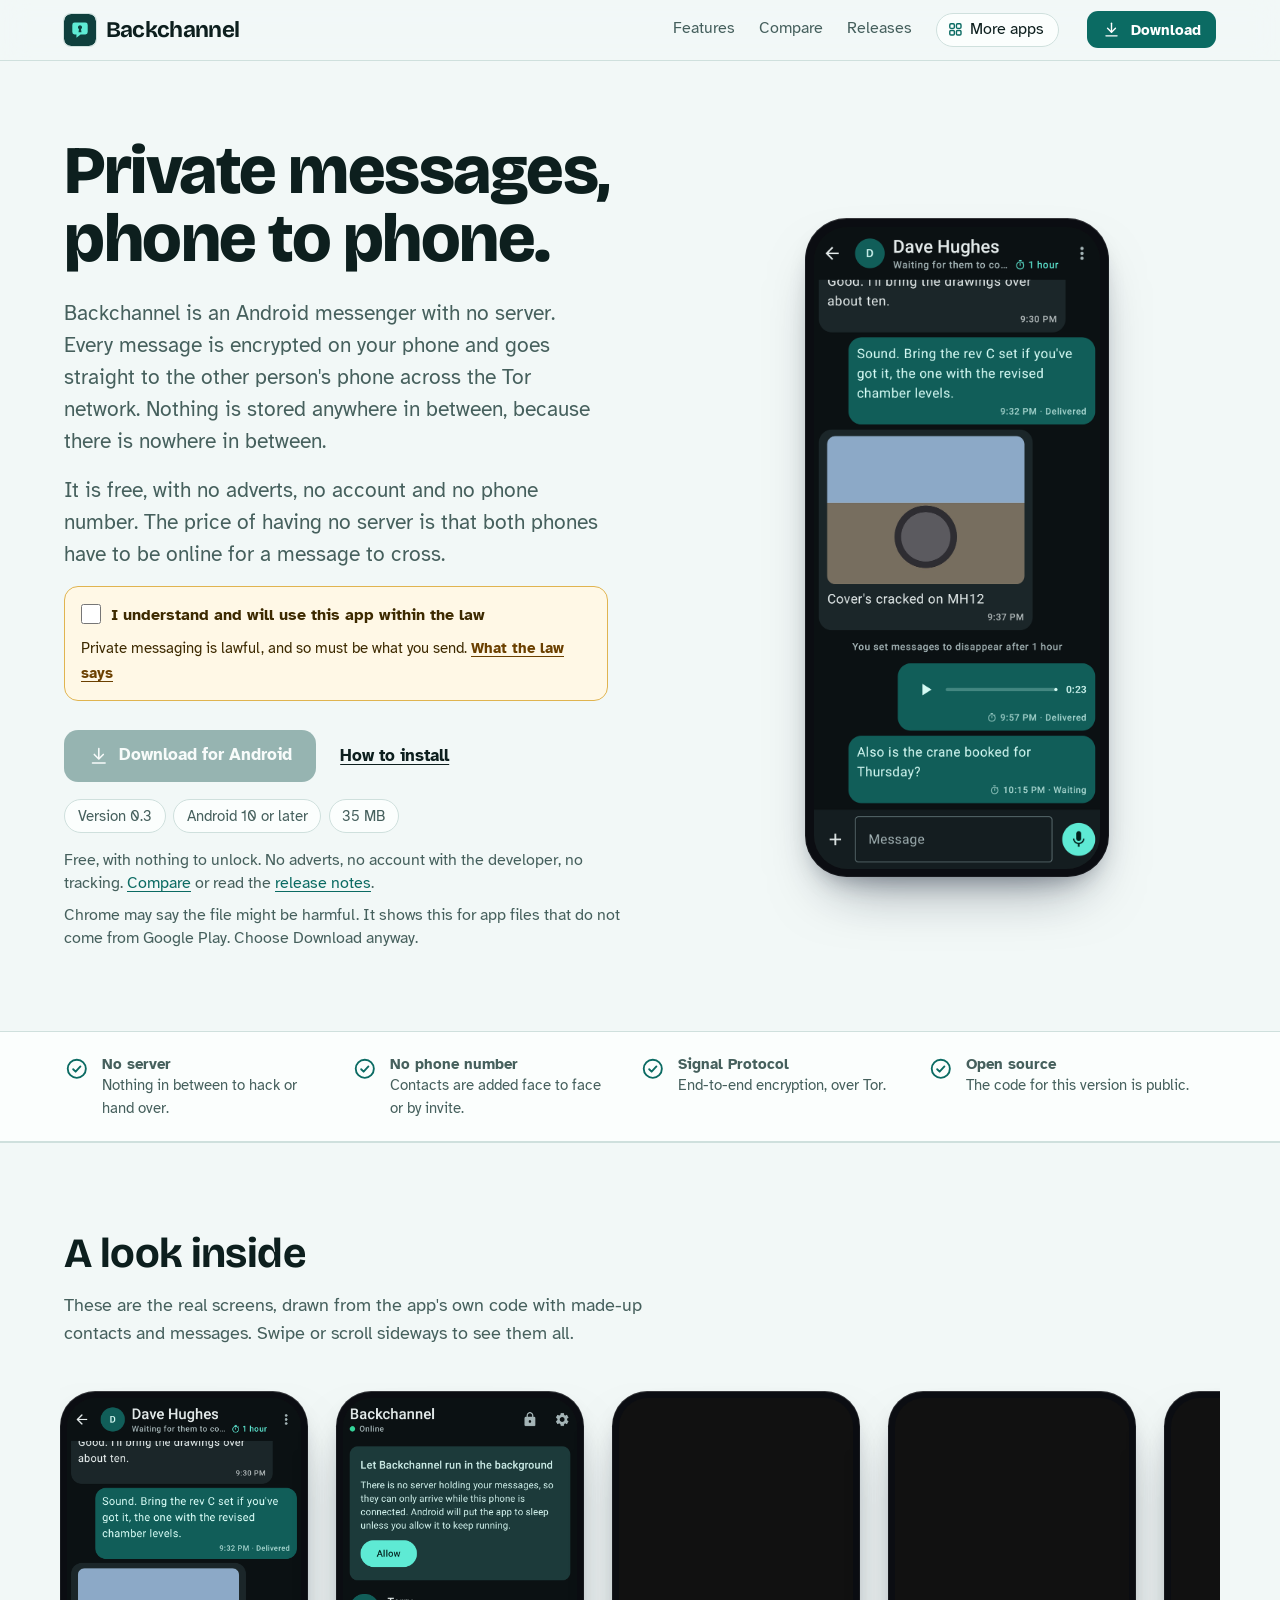
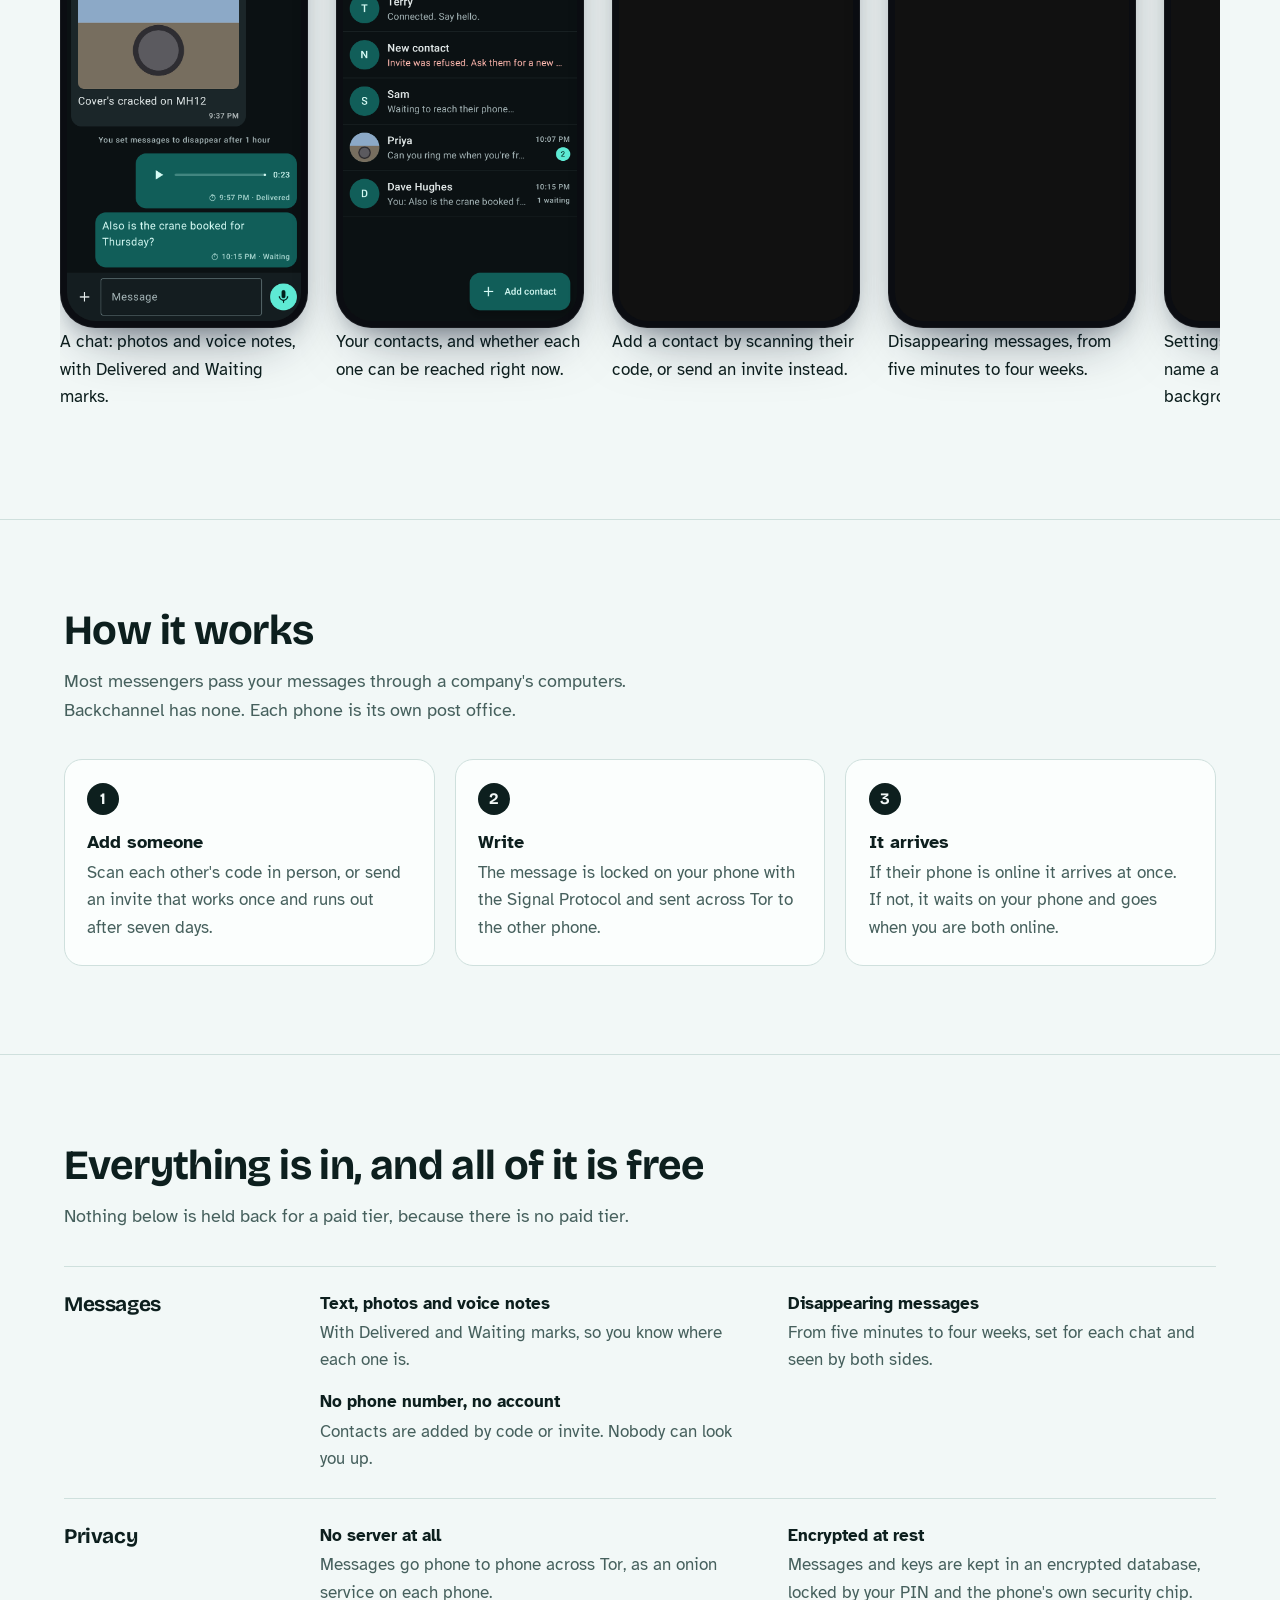
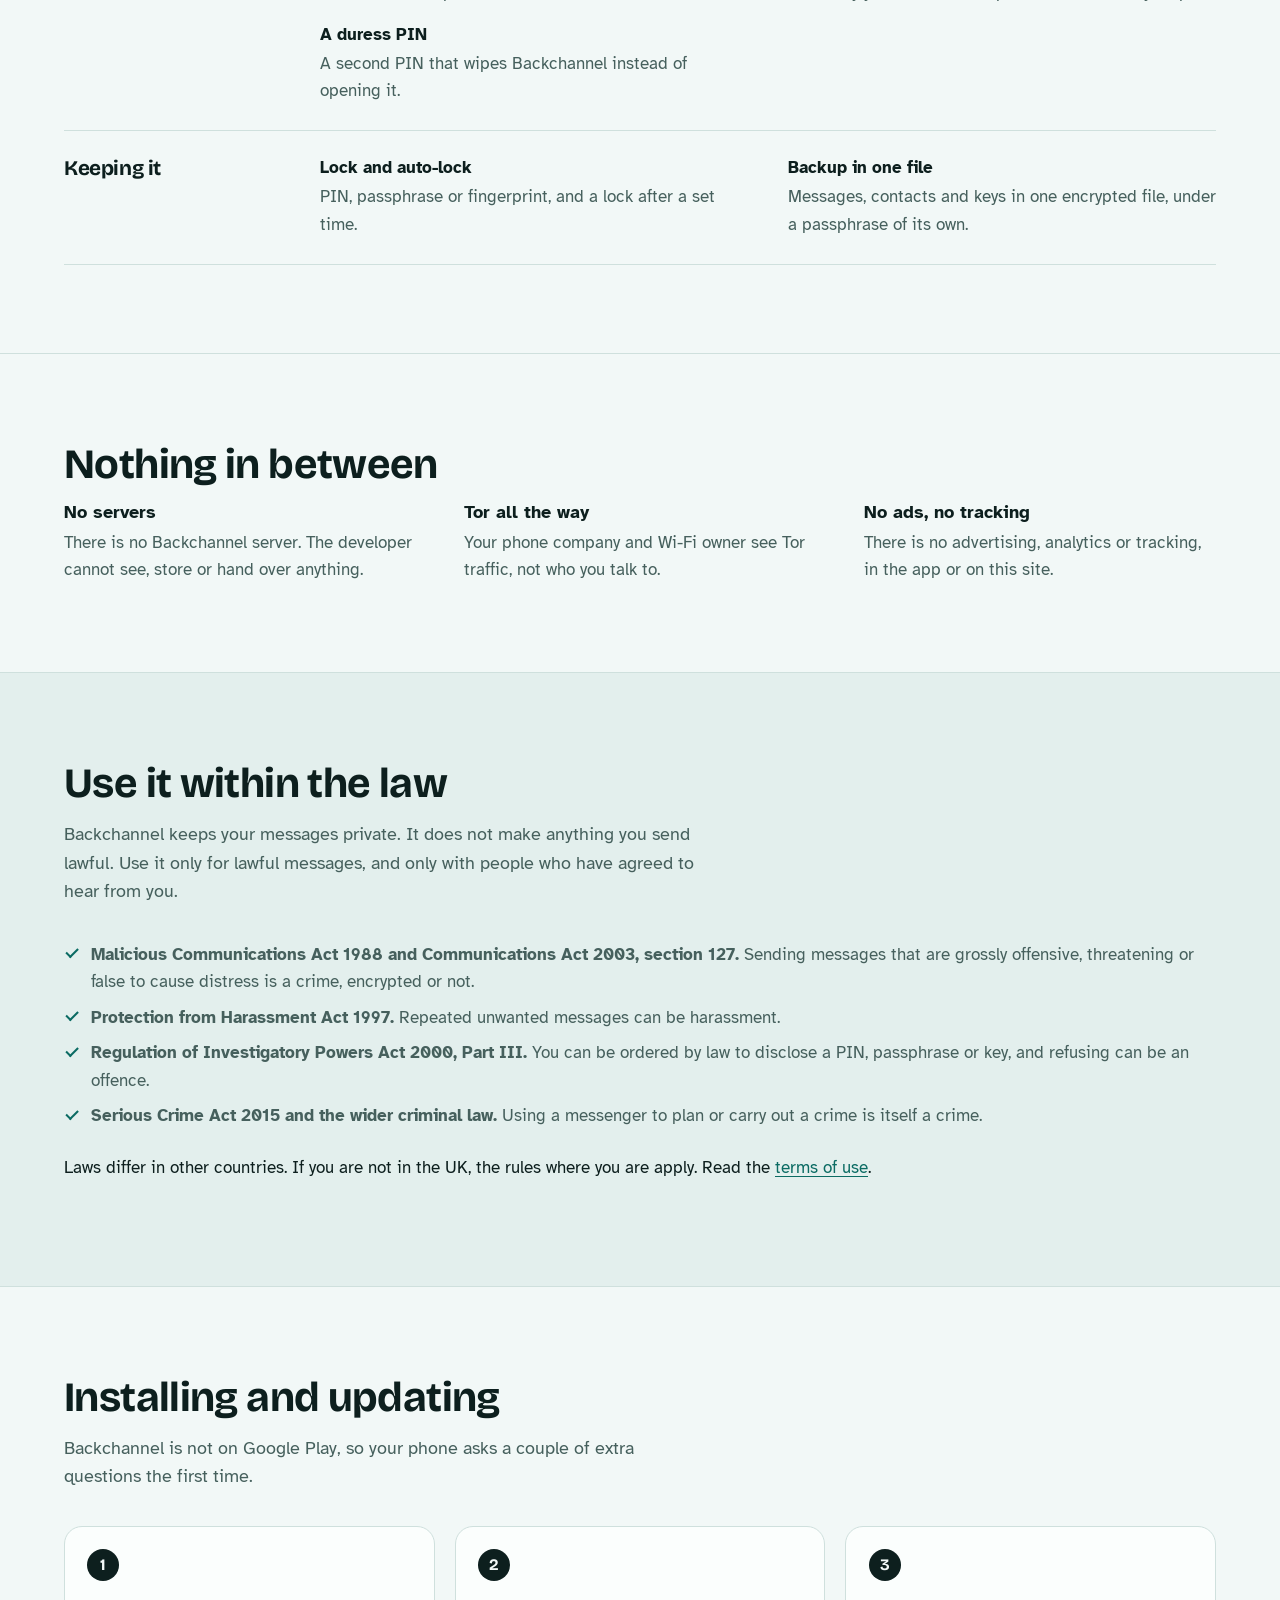
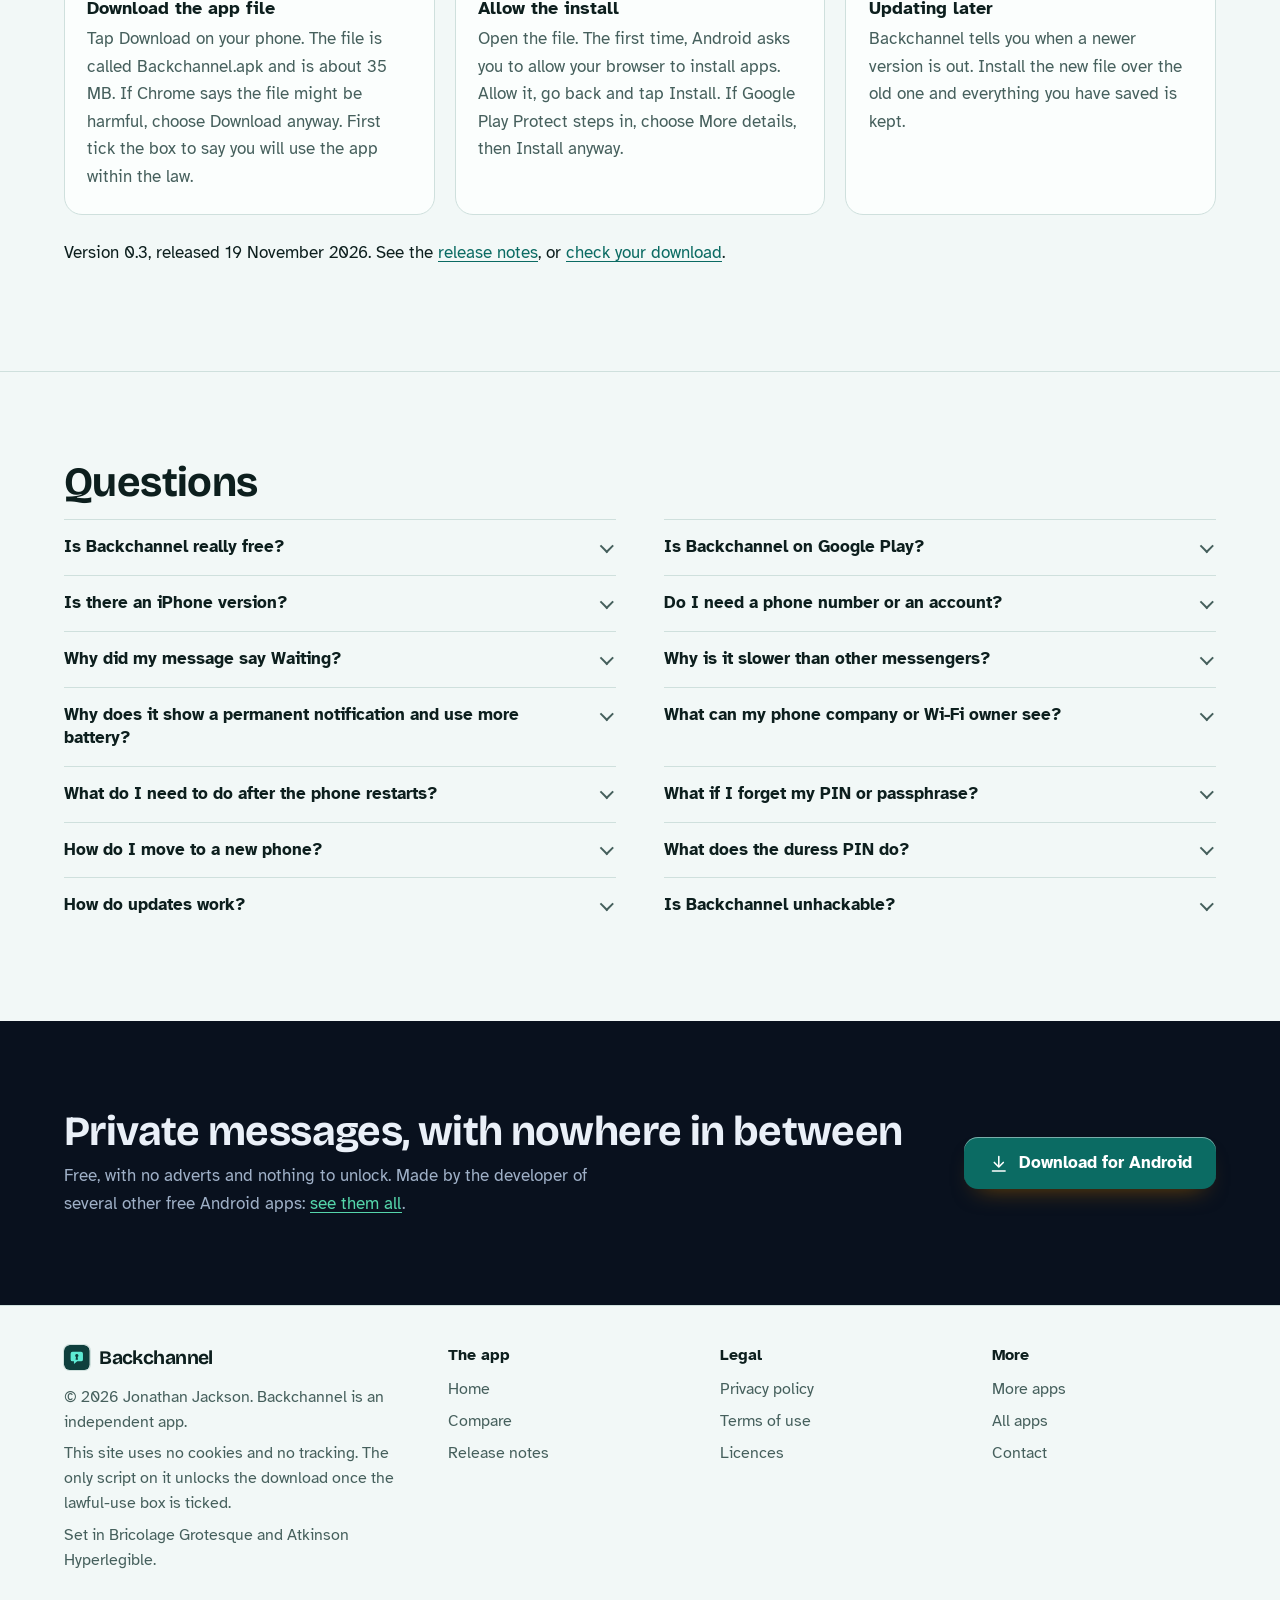
<file: index.html>
<!DOCTYPE html>
<html lang="en-GB">
<head>
<meta charset="utf-8">
<meta name="viewport" content="width=device-width, initial-scale=1">
<title>Backchannel: private messages, phone to phone, with no server</title>
<meta name="description" content="Backchannel is a free Android messenger with no server: every message is encrypted on your phone with the Signal Protocol and goes straight to the other phone across Tor. No account, no phone number, no adverts. Open source.">
<meta name="author" content="Jonathan Jackson">
<link rel="canonical" href="https://customgpter.github.io/backchannel/">
<meta name="theme-color" content="#f2f8f7" media="(prefers-color-scheme: light)">
<meta name="theme-color" content="#0b1113" media="(prefers-color-scheme: dark)">
<meta property="og:type" content="website">
<meta property="og:site_name" content="Backchannel">
<meta property="og:title" content="Backchannel: private messages, phone to phone, with no server">
<meta property="og:description" content="Backchannel is a free Android messenger with no server: every message is encrypted on your phone with the Signal Protocol and goes straight to the other phone across Tor. No account, no phone number, no adverts. Open source.">
<meta property="og:url" content="https://customgpter.github.io/backchannel/">
<meta property="og:image" content="https://customgpter.github.io/backchannel/assets/og.png">
<meta property="og:image:width" content="1200">
<meta property="og:image:height" content="630">
<meta property="og:image:alt" content="A Backchannel chat between two phones, delivered over Tor">
<meta property="og:locale" content="en_GB">
<meta name="twitter:card" content="summary_large_image">
<link rel="icon" href="./assets/favicon.svg" type="image/svg+xml">
<link rel="apple-touch-icon" href="./assets/apple-touch-icon.png">
<link rel="preload" href="./assets/fonts/bricolage-grotesque-latin.woff2" as="font" type="font/woff2" crossorigin>
<link rel="preload" href="./assets/fonts/atkinson-hyperlegible-latin-400-normal.woff2" as="font" type="font/woff2" crossorigin>
<link rel="stylesheet" href="./assets/site.css?v=1">
<link rel="stylesheet" href="./assets/house.css?v=1">
<link rel="stylesheet" href="./assets/apps-list.css?v=1">
<script src="./assets/apps-list.js?v=1" defer></script>
<script type="application/ld+json">{"@context":"https://schema.org","@type":"SoftwareApplication","name":"Backchannel","url":"https://customgpter.github.io/backchannel/","description":"Backchannel is a free Android messenger with no server: every message is encrypted on your phone with the Signal Protocol and goes straight to the other phone across Tor. No account, no phone number, no adverts. Open source.","applicationCategory":"CommunicationApplication","operatingSystem":"Android 10 or later","softwareVersion":"0.3","downloadUrl":"https://github.com/CustomGPTer/backchannel/releases/latest/download/Backchannel.apk","releaseNotes":"https://customgpter.github.io/backchannel/releases.html","offers":{"@type":"Offer","price":"0","priceCurrency":"GBP"},"inLanguage":"en-GB","image":"https://customgpter.github.io/backchannel/assets/og.png","featureList":["Text, photos and voice notes","Disappearing messages","No phone number, no account","No server at all","Encrypted at rest","A duress PIN","Lock and auto-lock","Backup in one file"],"author":{"@type":"Person","name":"Jonathan Jackson"}}</script>
<script type="application/ld+json">{"@context":"https://schema.org","@type":"FAQPage","mainEntity":[{"@type":"Question","name":"Is Backchannel really free?","acceptedAnswer":{"@type":"Answer","text":"Yes. There is no paid version, no subscription and no adverts, and nothing in the app is locked away."}},{"@type":"Question","name":"Is Backchannel on Google Play?","acceptedAnswer":{"@type":"Answer","text":"No. Backchannel is a personal project and is downloaded from this site as an Android app file. It needs Android 10 or later."}},{"@type":"Question","name":"Is there an iPhone version?","acceptedAnswer":{"@type":"Answer","text":"No. An iPhone shuts down apps that are not on screen, and with no server to hold messages an iPhone could only receive them while the app was open. Backchannel is Android only."}},{"@type":"Question","name":"Do I need a phone number or an account?","acceptedAnswer":{"@type":"Answer","text":"No. There is no sign-up of any kind. You add someone by scanning a code on their screen or by pasting an invite they send you, and that is all either phone ever knows about the other."}},{"@type":"Question","name":"Why did my message say Waiting?","acceptedAnswer":{"@type":"Answer","text":"Because the other phone is not reachable at the moment. With no server in the middle there is nowhere for a message to sit except on your own phone, so it waits there and sends itself as soon as both phones are online and connected to Tor. It is marked Delivered only when the other phone confirms it."}},{"@type":"Question","name":"Why is it slower than other messengers?","acceptedAnswer":{"@type":"Answer","text":"Messages travel through Tor, which passes them through several computers around the world so that nobody on the way can tell who is talking to whom. A text message usually takes a few seconds. A photo can take ten to thirty."}},{"@type":"Question","name":"Why does it show a permanent notification and use more battery?","acceptedAnswer":{"@type":"Answer","text":"To be reachable, your phone has to stay connected to Tor, and Android only allows an app to keep running in the background if it shows a notification. Staying connected uses more battery than an app that waits for a server to wake it."}},{"@type":"Question","name":"What can my phone company or Wi-Fi owner see?","acceptedAnswer":{"@type":"Answer","text":"That your phone is using Tor, and roughly how much data. They cannot see that it is Backchannel, who you are talking to, or anything that is said."}},{"@type":"Question","name":"What do I need to do after the phone restarts?","acceptedAnswer":{"@type":"Answer","text":"Open Backchannel and unlock it once. The key that opens your messages is not kept in memory across a restart, so nothing can arrive until you do. The app puts up a notification to remind you."}},{"@type":"Question","name":"What if I forget my PIN or passphrase?","acceptedAnswer":{"@type":"Answer","text":"There is no reset, no account and no recovery code. Without it your messages and contacts cannot be opened by anyone, including the developer. You would have to clear the app&#x27;s storage and start again."}},{"@type":"Question","name":"How do I move to a new phone?","acceptedAnswer":{"@type":"Answer","text":"On the old phone go to Settings, Backup, and save a backup file with a passphrase of its own. On the new phone install Backchannel and tap Restore from a backup file on the first screen. Then remove Backchannel from the old phone. A backup must only ever be running on one phone."}},{"@type":"Question","name":"What does the duress PIN do?","acceptedAnswer":{"@type":"Answer","text":"It is a second PIN that you choose. Typing it at the lock screen destroys every message, contact and key within seconds and opens the app as if it had just been installed. There is no warning and no undo. Nothing else triggers it, so it cannot go off by accident."}},{"@type":"Question","name":"How do updates work?","acceptedAnswer":{"@type":"Answer","text":"Once a day, and whenever you tap Check now in Settings, Backchannel asks GitHub over Tor whether a newer version has been published and tells you if so. You download it from this site and install it over the one you have. Every version is signed with the same key, and Android refuses an update signed with any other, which is what stops a fake update being slipped onto a phone."}},{"@type":"Question","name":"Is Backchannel unhackable?","acceptedAnswer":{"@type":"Answer","text":"No app can honestly promise that. Backchannel uses well-studied building blocks, but the app itself is new, is at an early version, and has not had an independent security review. It cannot protect you from spy software on your own phone, from someone who has your unlocked phone in their hand, or from the person you are talking to. Its source code is public so that anyone can check it."}}]}</script>
</head>
<body>
<a class="skip" href="#main">Skip to content</a>
<header class="masthead">
<div class="wrap">
<a class="brand" href="./" aria-label="Backchannel home"><svg viewBox="0 0 108 108" aria-hidden="true"><rect width="108" height="108" rx="24" fill="#0f3f3d"/><g transform="translate(0 -3)"><path fill="#5eead4" fill-rule="evenodd" d="M36 32h36a8 8 0 0 1 8 8v24a8 8 0 0 1-8 8H56L42 83V72h-6a8 8 0 0 1-8-8V40a8 8 0 0 1 8-8zM54 41a7 7 0 0 0-3.400 13.100L49 65h10l-1.600-10.900A7 7 0 0 0 54 41z"/></g></svg><span>Backchannel</span></a>
<nav aria-label="Main"><ul><li><a href="./#features">Features</a></li><li><a href="./compare.html">Compare</a></li><li><a href="./releases.html">Releases</a></li><li><a class="more-apps" href="./more-apps.html"><svg class="ico" viewBox="0 0 24 24" aria-hidden="true"><rect x="4" y="4" width="6.5" height="6.5" rx="1.6"/><rect x="13.5" y="4" width="6.5" height="6.5" rx="1.6"/><rect x="4" y="13.5" width="6.5" height="6.5" rx="1.6"/><rect x="13.5" y="13.5" width="6.5" height="6.5" rx="1.6"/></svg>More apps</a></li></ul></nav>
<a class="button small" href="./#download"><svg class="ico" viewBox="0 0 24 24" aria-hidden="true"><path d="M12 4v11"/><path d="M7 10.5l5 5 5-5"/><path d="M5 20h14"/></svg>Download</a>
</div>
</header>
<main id="main">
<div class="hero">
<div class="wrap hero-grid">
<div class="hero-copy">
<h1>Private messages, phone to phone.</h1>
<p class="lede">Backchannel is an Android messenger with no server. Every message is encrypted on your phone and goes straight to the other person's phone across the Tor network. Nothing is stored anywhere in between, because there is nowhere in between.</p><p class="lede">It is free, with no adverts, no account and no phone number. The price of having no server is that both phones have to be online for a message to cross.</p>

<div class="gate-scope"><div class="law-box" data-gate><label><input type="checkbox"> I understand and will use this app within the law</label><p>Private messaging is lawful, and so must be what you send. <a href="terms.html#law">What the law says</a></p><noscript><p>Turn on JavaScript to tick the box and download.</p></noscript></div><p class="get" id="download"><a class="button" data-href="https://github.com/CustomGPTer/backchannel/releases/latest/download/Backchannel.apk" aria-disabled="true" role="link" tabindex="-1"><svg class="ico" viewBox="0 0 24 24" aria-hidden="true"><path d="M12 4v11"/><path d="M7 10.5l5 5 5-5"/><path d="M5 20h14"/></svg>Download for Android</a><a class="aside" href="#install">How to install</a></p></div>
<ul class="pills"><li>Version 0.3</li><li>Android 10 or later</li><li>35 MB</li></ul>
<p class="facts">Free, with nothing to unlock. No adverts, no account with the developer, no tracking. <a href="compare.html">Compare</a> or read the <a href="releases.html">release notes</a>.</p>
<p class="facts">Chrome may say the file might be harmful. It shows this for app files that do not come from Google Play. Choose Download anyway.</p>
</div>
<div class="hero-phone"><div class="phone"><img src="./assets/screens/chat.png" alt="A chat: photos and voice notes, with Delivered and Waiting marks." width="393" height="852" fetchpriority="high"></div></div>
</div>
</div>

<section class="promises" aria-label="In short">
<div class="wrap"><ul><li><svg class="ico" viewBox="0 0 24 24" aria-hidden="true"><circle cx="12" cy="12" r="8.5"/><path d="M8.6 12.4l2.3 2.3 4.5-4.9"/></svg><span><b>No server</b><span>Nothing in between to hack or hand over.</span></span></li><li><svg class="ico" viewBox="0 0 24 24" aria-hidden="true"><circle cx="12" cy="12" r="8.5"/><path d="M8.6 12.4l2.3 2.3 4.5-4.9"/></svg><span><b>No phone number</b><span>Contacts are added face to face or by invite.</span></span></li><li><svg class="ico" viewBox="0 0 24 24" aria-hidden="true"><circle cx="12" cy="12" r="8.5"/><path d="M8.6 12.4l2.3 2.3 4.5-4.9"/></svg><span><b>Signal Protocol</b><span>End-to-end encryption, over Tor.</span></span></li><li><svg class="ico" viewBox="0 0 24 24" aria-hidden="true"><circle cx="12" cy="12" r="8.5"/><path d="M8.6 12.4l2.3 2.3 4.5-4.9"/></svg><span><b>Open source</b><span>The code for this version is public.</span></span></li></ul></div>
</section>

<section id="screens" aria-labelledby="screens-h">
<div class="wrap">
<h2 id="screens-h">A look inside</h2>
<p class="intro">These are the real screens, drawn from the app&#x27;s own code with made-up contacts and messages. Swipe or scroll sideways to see them all.</p>
<div class="gallery" tabindex="0" role="region" aria-label="Screens from Backchannel"><figure class="shot"><div class="phone"><img src="./assets/screens/chat.png" alt="A chat: photos and voice notes, with Delivered and Waiting marks." width="393" height="852" loading="eager" decoding="async"></div><figcaption>A chat: photos and voice notes, with Delivered and Waiting marks.</figcaption></figure><figure class="shot"><div class="phone"><img src="./assets/screens/home.png" alt="Your contacts, and whether each one can be reached right now." width="393" height="852" loading="eager" decoding="async"></div><figcaption>Your contacts, and whether each one can be reached right now.</figcaption></figure><figure class="shot"><div class="phone"><img src="./assets/screens/code.png" alt="Add a contact by scanning their code, or send an invite instead." width="393" height="852" loading="eager" decoding="async"></div><figcaption>Add a contact by scanning their code, or send an invite instead.</figcaption></figure><figure class="shot"><div class="phone"><img src="./assets/screens/timer.png" alt="Disappearing messages, from five minutes to four weeks." width="393" height="852" loading="eager" decoding="async"></div><figcaption>Disappearing messages, from five minutes to four weeks.</figcaption></figure><figure class="shot"><div class="phone"><img src="./assets/screens/settings.png" alt="Settings: lock, backup, your name and running in the background." width="393" height="852" loading="eager" decoding="async"></div><figcaption>Settings: lock, backup, your name and running in the background.</figcaption></figure><figure class="shot"><div class="phone"><img src="./assets/screens/unlock.png" alt="Locked with a PIN or passphrase, while messages still arrive." width="393" height="852" loading="eager" decoding="async"></div><figcaption>Locked with a PIN or passphrase, while messages still arrive.</figcaption></figure><figure class="shot"><div class="phone"><img src="./assets/screens/backup.png" alt="A backup in one encrypted file, kept wherever you like." width="393" height="852" loading="eager" decoding="async"></div><figcaption>A backup in one encrypted file, kept wherever you like.</figcaption></figure><figure class="shot"><div class="phone"><img src="./assets/screens/light.png" alt="The light theme." width="393" height="852" loading="eager" decoding="async"></div><figcaption>The light theme.</figcaption></figure></div>
</div>
</section>

<section id="how" aria-labelledby="how-h">
<div class="wrap">
<h2 id="how-h">How it works</h2>
<p class="intro">Most messengers pass your messages through a company's computers. Backchannel has none. Each phone is its own post office.</p>
<ol class="steps"><li><h3>Add someone</h3><p>Scan each other's code in person, or send an invite that works once and runs out after seven days.</p></li><li><h3>Write</h3><p>The message is locked on your phone with the Signal Protocol and sent across Tor to the other phone.</p></li><li><h3>It arrives</h3><p>If their phone is online it arrives at once. If not, it waits on your phone and goes when you are both online.</p></li></ol>
</div>
</section>

<section id="features" aria-labelledby="features-h">
<div class="wrap">
<h2 id="features-h">Everything is in, and all of it is free</h2>
<p class="intro">Nothing below is held back for a paid tier, because there is no paid tier.</p>
<div class="groups"><div class="group"><h3>Messages</h3><dl><div><dt>Text, photos and voice notes</dt><dd>With Delivered and Waiting marks, so you know where each one is.</dd></div><div><dt>Disappearing messages</dt><dd>From five minutes to four weeks, set for each chat and seen by both sides.</dd></div><div><dt>No phone number, no account</dt><dd>Contacts are added by code or invite. Nobody can look you up.</dd></div></dl></div><div class="group"><h3>Privacy</h3><dl><div><dt>No server at all</dt><dd>Messages go phone to phone across Tor, as an onion service on each phone.</dd></div><div><dt>Encrypted at rest</dt><dd>Messages and keys are kept in an encrypted database, locked by your PIN and the phone's own security chip.</dd></div><div><dt>A duress PIN</dt><dd>A second PIN that wipes Backchannel instead of opening it.</dd></div></dl></div><div class="group"><h3>Keeping it</h3><dl><div><dt>Lock and auto-lock</dt><dd>PIN, passphrase or fingerprint, and a lock after a set time.</dd></div><div><dt>Backup in one file</dt><dd>Messages, contacts and keys in one encrypted file, under a passphrase of its own.</dd></div></dl></div></div>
</div>
</section>

<section id="privacy" aria-labelledby="privacy-h">
<div class="wrap">
<h2 id="privacy-h">Nothing in between</h2>
<ul class="plain"><li><h3>No servers</h3><p>There is no Backchannel server. The developer cannot see, store or hand over anything.</p></li><li><h3>Tor all the way</h3><p>Your phone company and Wi-Fi owner see Tor traffic, not who you talk to.</p></li><li><h3>No ads, no tracking</h3><p>There is no advertising, analytics or tracking, in the app or on this site.</p></li></ul>
</div>
</section>

<section id="law" aria-labelledby="law-h" class="law-band">
<div class="wrap">
<h2 id="law-h">Use it within the law</h2>
<p class="intro">Backchannel keeps your messages private. It does not make anything you send lawful. Use it only for lawful messages, and only with people who have agreed to hear from you.</p>
<ul class="ticks"><li><b>Malicious Communications Act 1988 and Communications Act 2003, section 127.</b> Sending messages that are grossly offensive, threatening or false to cause distress is a crime, encrypted or not.</li><li><b>Protection from Harassment Act 1997.</b> Repeated unwanted messages can be harassment.</li><li><b>Regulation of Investigatory Powers Act 2000, Part III.</b> You can be ordered by law to disclose a PIN, passphrase or key, and refusing can be an offence.</li><li><b>Serious Crime Act 2015 and the wider criminal law.</b> Using a messenger to plan or carry out a crime is itself a crime.</li></ul>
<p class="after-table">Laws differ in other countries. If you are not in the UK, the rules where you are apply. Read the <a href="terms.html#law">terms of use</a>.</p>
</div>
</section>
<section id="install" aria-labelledby="install-h">
<div class="wrap">
<h2 id="install-h">Installing and updating</h2>
<p class="intro">Backchannel is not on Google Play, so your phone asks a couple of extra questions the first time.</p>
<ol class="steps"><li><h3>Download the app file</h3><p>Tap Download on your phone. The file is called Backchannel.apk and is about 35 MB. If Chrome says the file might be harmful, choose Download anyway. First tick the box to say you will use the app within the law.</p></li><li><h3>Allow the install</h3><p>Open the file. The first time, Android asks you to allow your browser to install apps. Allow it, go back and tap Install. If Google Play Protect steps in, choose More details, then Install anyway.</p></li><li><h3>Updating later</h3><p>Backchannel tells you when a newer version is out. Install the new file over the old one and everything you have saved is kept.</p></li></ol>
<p class="after-table">Version 0.3, released 19 November 2026. See the <a href="releases.html">release notes</a>, or <a href="releases.html#checking">check your download</a>.</p>
</div>
</section>

<section id="questions" aria-labelledby="questions-h">
<div class="wrap">
<h2 id="questions-h">Questions</h2>
<div class="faq"><details><summary>Is Backchannel really free?</summary><p>Yes. There is no paid version, no subscription and no adverts, and nothing in the app is locked away.</p></details><details><summary>Is Backchannel on Google Play?</summary><p>No. Backchannel is a personal project and is downloaded from this site as an Android app file. It needs Android 10 or later.</p></details><details><summary>Is there an iPhone version?</summary><p>No. An iPhone shuts down apps that are not on screen, and with no server to hold messages an iPhone could only receive them while the app was open. Backchannel is Android only.</p></details><details><summary>Do I need a phone number or an account?</summary><p>No. There is no sign-up of any kind. You add someone by scanning a code on their screen or by pasting an invite they send you, and that is all either phone ever knows about the other.</p></details><details><summary>Why did my message say Waiting?</summary><p>Because the other phone is not reachable at the moment. With no server in the middle there is nowhere for a message to sit except on your own phone, so it waits there and sends itself as soon as both phones are online and connected to Tor. It is marked Delivered only when the other phone confirms it.</p></details><details><summary>Why is it slower than other messengers?</summary><p>Messages travel through Tor, which passes them through several computers around the world so that nobody on the way can tell who is talking to whom. A text message usually takes a few seconds. A photo can take ten to thirty.</p></details><details><summary>Why does it show a permanent notification and use more battery?</summary><p>To be reachable, your phone has to stay connected to Tor, and Android only allows an app to keep running in the background if it shows a notification. Staying connected uses more battery than an app that waits for a server to wake it.</p></details><details><summary>What can my phone company or Wi-Fi owner see?</summary><p>That your phone is using Tor, and roughly how much data. They cannot see that it is Backchannel, who you are talking to, or anything that is said.</p></details><details><summary>What do I need to do after the phone restarts?</summary><p>Open Backchannel and unlock it once. The key that opens your messages is not kept in memory across a restart, so nothing can arrive until you do. The app puts up a notification to remind you.</p></details><details><summary>What if I forget my PIN or passphrase?</summary><p>There is no reset, no account and no recovery code. Without it your messages and contacts cannot be opened by anyone, including the developer. You would have to clear the app&#x27;s storage and start again.</p></details><details><summary>How do I move to a new phone?</summary><p>On the old phone go to Settings, Backup, and save a backup file with a passphrase of its own. On the new phone install Backchannel and tap Restore from a backup file on the first screen. Then remove Backchannel from the old phone. A backup must only ever be running on one phone.</p></details><details><summary>What does the duress PIN do?</summary><p>It is a second PIN that you choose. Typing it at the lock screen destroys every message, contact and key within seconds and opens the app as if it had just been installed. There is no warning and no undo. Nothing else triggers it, so it cannot go off by accident.</p></details><details><summary>How do updates work?</summary><p>Once a day, and whenever you tap Check now in Settings, Backchannel asks GitHub over Tor whether a newer version has been published and tells you if so. You download it from this site and install it over the one you have. Every version is signed with the same key, and Android refuses an update signed with any other, which is what stops a fake update being slipped onto a phone.</p></details><details><summary>Is Backchannel unhackable?</summary><p>No app can honestly promise that. Backchannel uses well-studied building blocks, but the app itself is new, is at an early version, and has not had an independent security review. It cannot protect you from spy software on your own phone, from someone who has your unlocked phone in their hand, or from the person you are talking to. Its source code is public so that anyone can check it.</p></details></div>
</div>
</section>

<section class="closing" aria-labelledby="closing-h">
<div class="wrap">
<div><h2 id="closing-h">Private messages, with nowhere in between</h2><p>Free, with no adverts and nothing to unlock. Made by the developer of several other free Android apps: <a href="more-apps.html">see them all</a>.</p></div>
<a class="button" href="./#download"><svg class="ico" viewBox="0 0 24 24" aria-hidden="true"><path d="M12 4v11"/><path d="M7 10.5l5 5 5-5"/><path d="M5 20h14"/></svg>Download for Android</a>
</div>
</section>
</main>
<footer class="colophon">
<div class="wrap">
<div>
<a class="brand" href="./" aria-label="Backchannel home"><svg viewBox="0 0 108 108" aria-hidden="true"><rect width="108" height="108" rx="24" fill="#0f3f3d"/><g transform="translate(0 -3)"><path fill="#5eead4" fill-rule="evenodd" d="M36 32h36a8 8 0 0 1 8 8v24a8 8 0 0 1-8 8H56L42 83V72h-6a8 8 0 0 1-8-8V40a8 8 0 0 1 8-8zM54 41a7 7 0 0 0-3.400 13.100L49 65h10l-1.600-10.900A7 7 0 0 0 54 41z"/></g></svg><span>Backchannel</span></a>
<p>&copy; 2026 Jonathan Jackson. Backchannel is an independent app.</p>
<p>This site uses no cookies and no tracking. The only script on it unlocks the download once the lawful-use box is ticked.</p>
<p>Set in Bricolage Grotesque and Atkinson Hyperlegible.</p>
</div>
<nav aria-label="The app"><h2>The app</h2><ul>
<li><a href="./">Home</a></li>
<li><a href="./compare.html">Compare</a></li>
<li><a href="./releases.html">Release notes</a></li>

</ul></nav>
<nav aria-label="Legal"><h2>Legal</h2><ul>
<li><a href="./privacy.html">Privacy policy</a></li>
<li><a href="./terms.html">Terms of use</a></li>
<li><a href="./licences.html">Licences</a></li>
</ul></nav>
<nav aria-label="More"><h2>More</h2><ul>
<li><a href="./more-apps.html">More apps</a></li>
<li><a href="https://customgpter.github.io/">All apps</a></li>
<li><a href="https://github.com/CustomGPTer/backchannel/issues">Contact</a></li>
</ul></nav>
</div>
</footer>
</body>
</html>
</file>
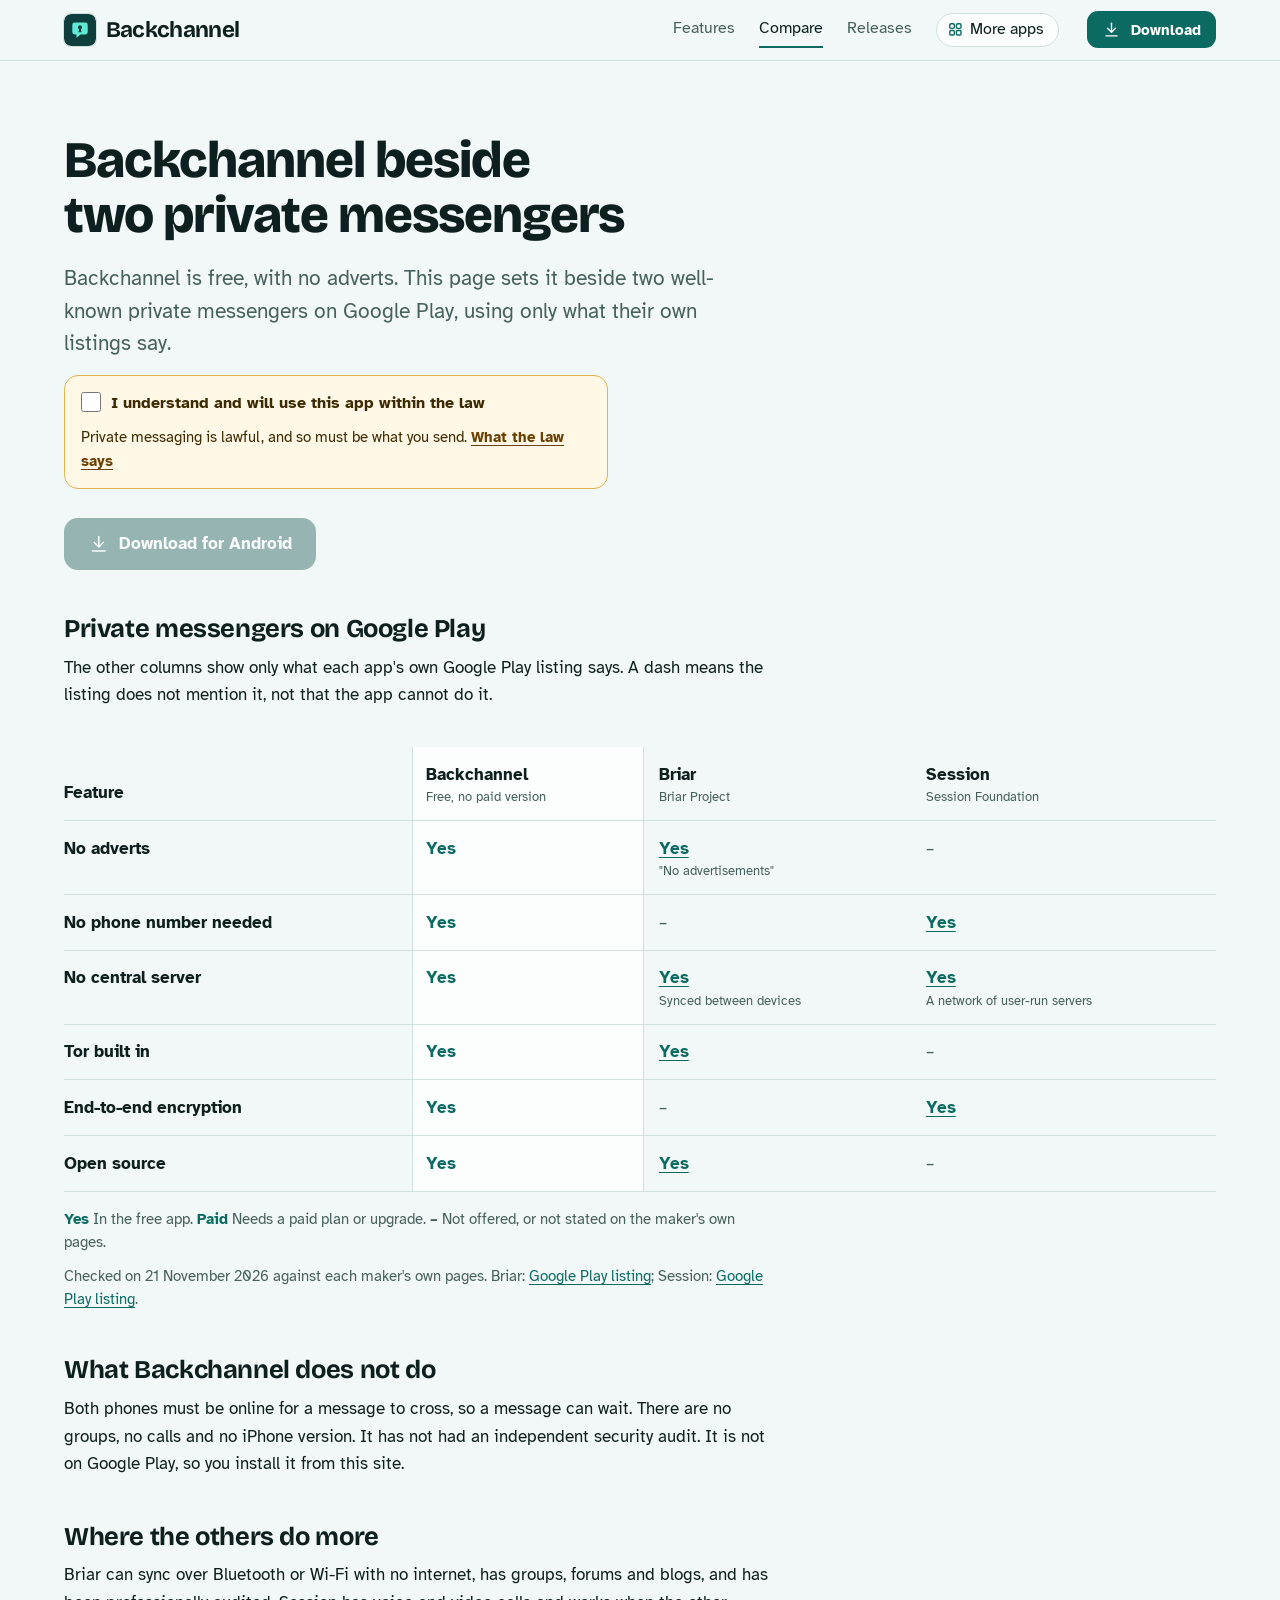
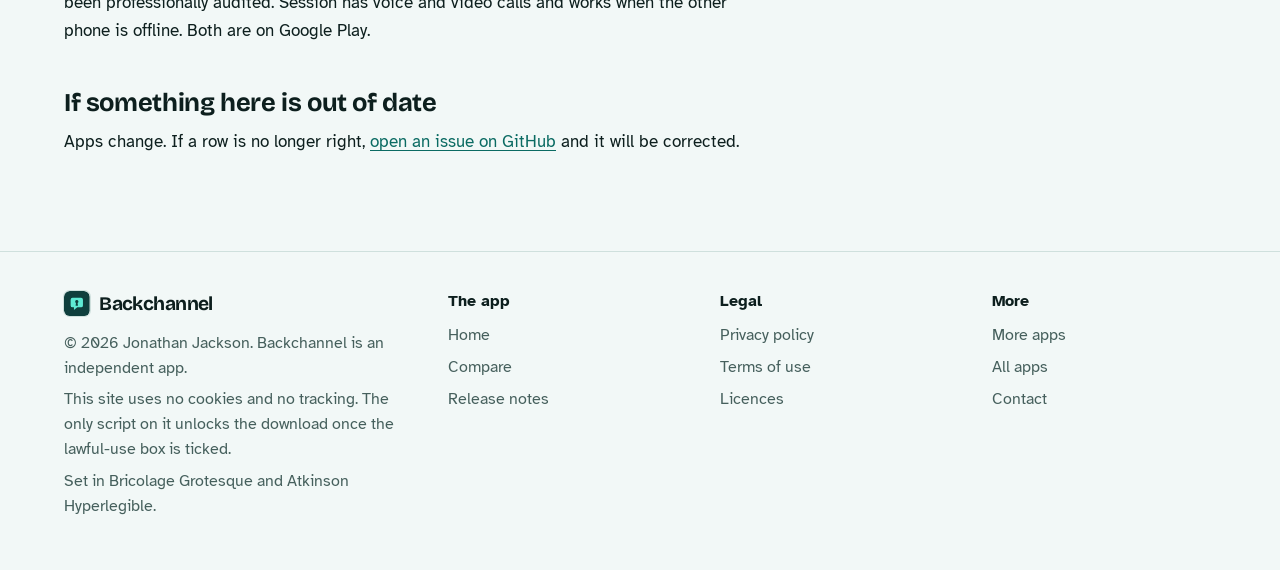
<file: compare.html>
<!DOCTYPE html>
<html lang="en-GB">
<head>
<meta charset="utf-8">
<meta name="viewport" content="width=device-width, initial-scale=1">
<title>Backchannel compared with other private messengers</title>
<meta name="description" content="How Backchannel compares with Briar and Session, row by row, with each claim linked to the app&#x27;s own Google Play listing.">
<meta name="author" content="Jonathan Jackson">
<link rel="canonical" href="https://customgpter.github.io/backchannel/compare.html">
<meta name="theme-color" content="#f2f8f7" media="(prefers-color-scheme: light)">
<meta name="theme-color" content="#0b1113" media="(prefers-color-scheme: dark)">
<meta property="og:type" content="website">
<meta property="og:site_name" content="Backchannel">
<meta property="og:title" content="Backchannel compared with other private messengers">
<meta property="og:description" content="How Backchannel compares with Briar and Session, row by row, with each claim linked to the app&#x27;s own Google Play listing.">
<meta property="og:url" content="https://customgpter.github.io/backchannel/compare.html">
<meta property="og:image" content="https://customgpter.github.io/backchannel/assets/og.png">
<meta property="og:image:width" content="1200">
<meta property="og:image:height" content="630">
<meta property="og:image:alt" content="A Backchannel chat between two phones, delivered over Tor">
<meta property="og:locale" content="en_GB">
<meta name="twitter:card" content="summary_large_image">
<link rel="icon" href="./assets/favicon.svg" type="image/svg+xml">
<link rel="apple-touch-icon" href="./assets/apple-touch-icon.png">
<link rel="preload" href="./assets/fonts/bricolage-grotesque-latin.woff2" as="font" type="font/woff2" crossorigin>
<link rel="preload" href="./assets/fonts/atkinson-hyperlegible-latin-400-normal.woff2" as="font" type="font/woff2" crossorigin>
<link rel="stylesheet" href="./assets/site.css?v=1">
<link rel="stylesheet" href="./assets/house.css?v=1">
<link rel="stylesheet" href="./assets/apps-list.css?v=1">
<script src="./assets/apps-list.js?v=1" defer></script>
</head>
<body>
<a class="skip" href="#main">Skip to content</a>
<header class="masthead">
<div class="wrap">
<a class="brand" href="./" aria-label="Backchannel home"><svg viewBox="0 0 108 108" aria-hidden="true"><rect width="108" height="108" rx="24" fill="#0f3f3d"/><g transform="translate(0 -3)"><path fill="#5eead4" fill-rule="evenodd" d="M36 32h36a8 8 0 0 1 8 8v24a8 8 0 0 1-8 8H56L42 83V72h-6a8 8 0 0 1-8-8V40a8 8 0 0 1 8-8zM54 41a7 7 0 0 0-3.400 13.100L49 65h10l-1.600-10.900A7 7 0 0 0 54 41z"/></g></svg><span>Backchannel</span></a>
<nav aria-label="Main"><ul><li><a href="./#features">Features</a></li><li><a href="./compare.html" aria-current="page">Compare</a></li><li><a href="./releases.html">Releases</a></li><li><a class="more-apps" href="./more-apps.html"><svg class="ico" viewBox="0 0 24 24" aria-hidden="true"><rect x="4" y="4" width="6.5" height="6.5" rx="1.6"/><rect x="13.5" y="4" width="6.5" height="6.5" rx="1.6"/><rect x="4" y="13.5" width="6.5" height="6.5" rx="1.6"/><rect x="13.5" y="13.5" width="6.5" height="6.5" rx="1.6"/></svg>More apps</a></li></ul></nav>
<a class="button small" href="./#download"><svg class="ico" viewBox="0 0 24 24" aria-hidden="true"><path d="M12 4v11"/><path d="M7 10.5l5 5 5-5"/><path d="M5 20h14"/></svg>Download</a>
</div>
</header>
<main id="main" class="doc">
<div class="wrap">
<div class="measure">
<h1>Backchannel beside two private messengers</h1>
<p class="lede">Backchannel is free, with no adverts. This page sets it beside two well-known private messengers on Google Play, using only what their own listings say.</p>
<div class="gate-scope"><div class="law-box" data-gate><label><input type="checkbox"> I understand and will use this app within the law</label><p>Private messaging is lawful, and so must be what you send. <a href="terms.html#law">What the law says</a></p><noscript><p>Turn on JavaScript to tick the box and download.</p></noscript></div><p class="get"><a class="button" data-href="https://github.com/CustomGPTer/backchannel/releases/latest/download/Backchannel.apk" aria-disabled="true" role="link" tabindex="-1"><svg class="ico" viewBox="0 0 24 24" aria-hidden="true"><path d="M12 4v11"/><path d="M7 10.5l5 5 5-5"/><path d="M5 20h14"/></svg>Download for Android</a></p></div>
<h2 id="table">Private messengers on Google Play</h2>
<p>The other columns show only what each app's own Google Play listing says. A dash means the listing does not mention it, not that the app cannot do it.</p>
</div>
<div class="scroll">
<table class="cmp">
<thead><tr><th scope="col">Feature</th><th scope="col" class="ours">Backchannel<small>Free, no paid version</small></th><th scope="col">Briar<small>Briar Project</small></th><th scope="col">Session<small>Session Foundation</small></th></tr></thead>
<tbody>
<tr><th scope="row">No adverts</th><td class="yes ours"><span class="app">Backchannel</span><span class="v">Yes</span></td><td class="yes"><span class="app">Briar</span><span class="v"><a href="https://play.google.com/store/apps/details?id=org.briarproject.briar.android">Yes</a><small>"No advertisements"</small></span></td><td class="na"><span class="app">Session</span><span class="v">&ndash;</span></td></tr>
<tr><th scope="row">No phone number needed</th><td class="yes ours"><span class="app">Backchannel</span><span class="v">Yes</span></td><td class="na"><span class="app">Briar</span><span class="v">&ndash;</span></td><td class="yes"><span class="app">Session</span><span class="v"><a href="https://play.google.com/store/apps/details?id=network.loki.messenger&hl=en_US">Yes</a></span></td></tr>
<tr><th scope="row">No central server</th><td class="yes ours"><span class="app">Backchannel</span><span class="v">Yes</span></td><td class="yes"><span class="app">Briar</span><span class="v"><a href="https://play.google.com/store/apps/details?id=org.briarproject.briar.android">Yes</a><small>Synced between devices</small></span></td><td class="yes"><span class="app">Session</span><span class="v"><a href="https://play.google.com/store/apps/details?id=network.loki.messenger&hl=en_US">Yes</a><small>A network of user-run servers</small></span></td></tr>
<tr><th scope="row">Tor built in</th><td class="yes ours"><span class="app">Backchannel</span><span class="v">Yes</span></td><td class="yes"><span class="app">Briar</span><span class="v"><a href="https://play.google.com/store/apps/details?id=org.briarproject.briar.android">Yes</a></span></td><td class="na"><span class="app">Session</span><span class="v">&ndash;</span></td></tr>
<tr><th scope="row">End-to-end encryption</th><td class="yes ours"><span class="app">Backchannel</span><span class="v">Yes</span></td><td class="na"><span class="app">Briar</span><span class="v">&ndash;</span></td><td class="yes"><span class="app">Session</span><span class="v"><a href="https://play.google.com/store/apps/details?id=network.loki.messenger&hl=en_US">Yes</a></span></td></tr>
<tr><th scope="row">Open source</th><td class="yes ours"><span class="app">Backchannel</span><span class="v">Yes</span></td><td class="yes"><span class="app">Briar</span><span class="v"><a href="https://play.google.com/store/apps/details?id=org.briarproject.briar.android">Yes</a></span></td><td class="na"><span class="app">Session</span><span class="v">&ndash;</span></td></tr>
</tbody>
</table>
</div>
<div class="measure">
<p class="key"><strong class="yes">Yes</strong> In the free app. <strong class="pay">Paid</strong> Needs a paid plan or upgrade. <strong>&ndash;</strong> Not offered, or not stated on the maker's own pages.</p>
<p class="key">Checked on 21 November 2026 against each maker's own pages. Briar: <a href="https://play.google.com/store/apps/details?id=org.briarproject.briar.android">Google Play listing</a>; Session: <a href="https://play.google.com/store/apps/details?id=network.loki.messenger&hl=en_US">Google Play listing</a>.</p>
<h2>What Backchannel does not do</h2><p>Both phones must be online for a message to cross, so a message can wait. There are no groups, no calls and no iPhone version. It has not had an independent security audit. It is not on Google Play, so you install it from this site.</p><h2>Where the others do more</h2><p>Briar can sync over Bluetooth or Wi-Fi with no internet, has groups, forums and blogs, and has been professionally audited. Session has voice and video calls and works when the other phone is offline. Both are on Google Play.</p>
<h2 id="wrong">If something here is out of date</h2>
<p>Apps change. If a row is no longer right, <a href="https://github.com/CustomGPTer/backchannel/issues">open an issue on GitHub</a> and it will be corrected.</p>
</div>
</div>
</main>
<footer class="colophon">
<div class="wrap">
<div>
<a class="brand" href="./" aria-label="Backchannel home"><svg viewBox="0 0 108 108" aria-hidden="true"><rect width="108" height="108" rx="24" fill="#0f3f3d"/><g transform="translate(0 -3)"><path fill="#5eead4" fill-rule="evenodd" d="M36 32h36a8 8 0 0 1 8 8v24a8 8 0 0 1-8 8H56L42 83V72h-6a8 8 0 0 1-8-8V40a8 8 0 0 1 8-8zM54 41a7 7 0 0 0-3.400 13.100L49 65h10l-1.600-10.900A7 7 0 0 0 54 41z"/></g></svg><span>Backchannel</span></a>
<p>&copy; 2026 Jonathan Jackson. Backchannel is an independent app.</p>
<p>This site uses no cookies and no tracking. The only script on it unlocks the download once the lawful-use box is ticked.</p>
<p>Set in Bricolage Grotesque and Atkinson Hyperlegible.</p>
</div>
<nav aria-label="The app"><h2>The app</h2><ul>
<li><a href="./">Home</a></li>
<li><a href="./compare.html">Compare</a></li>
<li><a href="./releases.html">Release notes</a></li>

</ul></nav>
<nav aria-label="Legal"><h2>Legal</h2><ul>
<li><a href="./privacy.html">Privacy policy</a></li>
<li><a href="./terms.html">Terms of use</a></li>
<li><a href="./licences.html">Licences</a></li>
</ul></nav>
<nav aria-label="More"><h2>More</h2><ul>
<li><a href="./more-apps.html">More apps</a></li>
<li><a href="https://customgpter.github.io/">All apps</a></li>
<li><a href="https://github.com/CustomGPTer/backchannel/issues">Contact</a></li>
</ul></nav>
</div>
</footer>
</body>
</html>
</file>
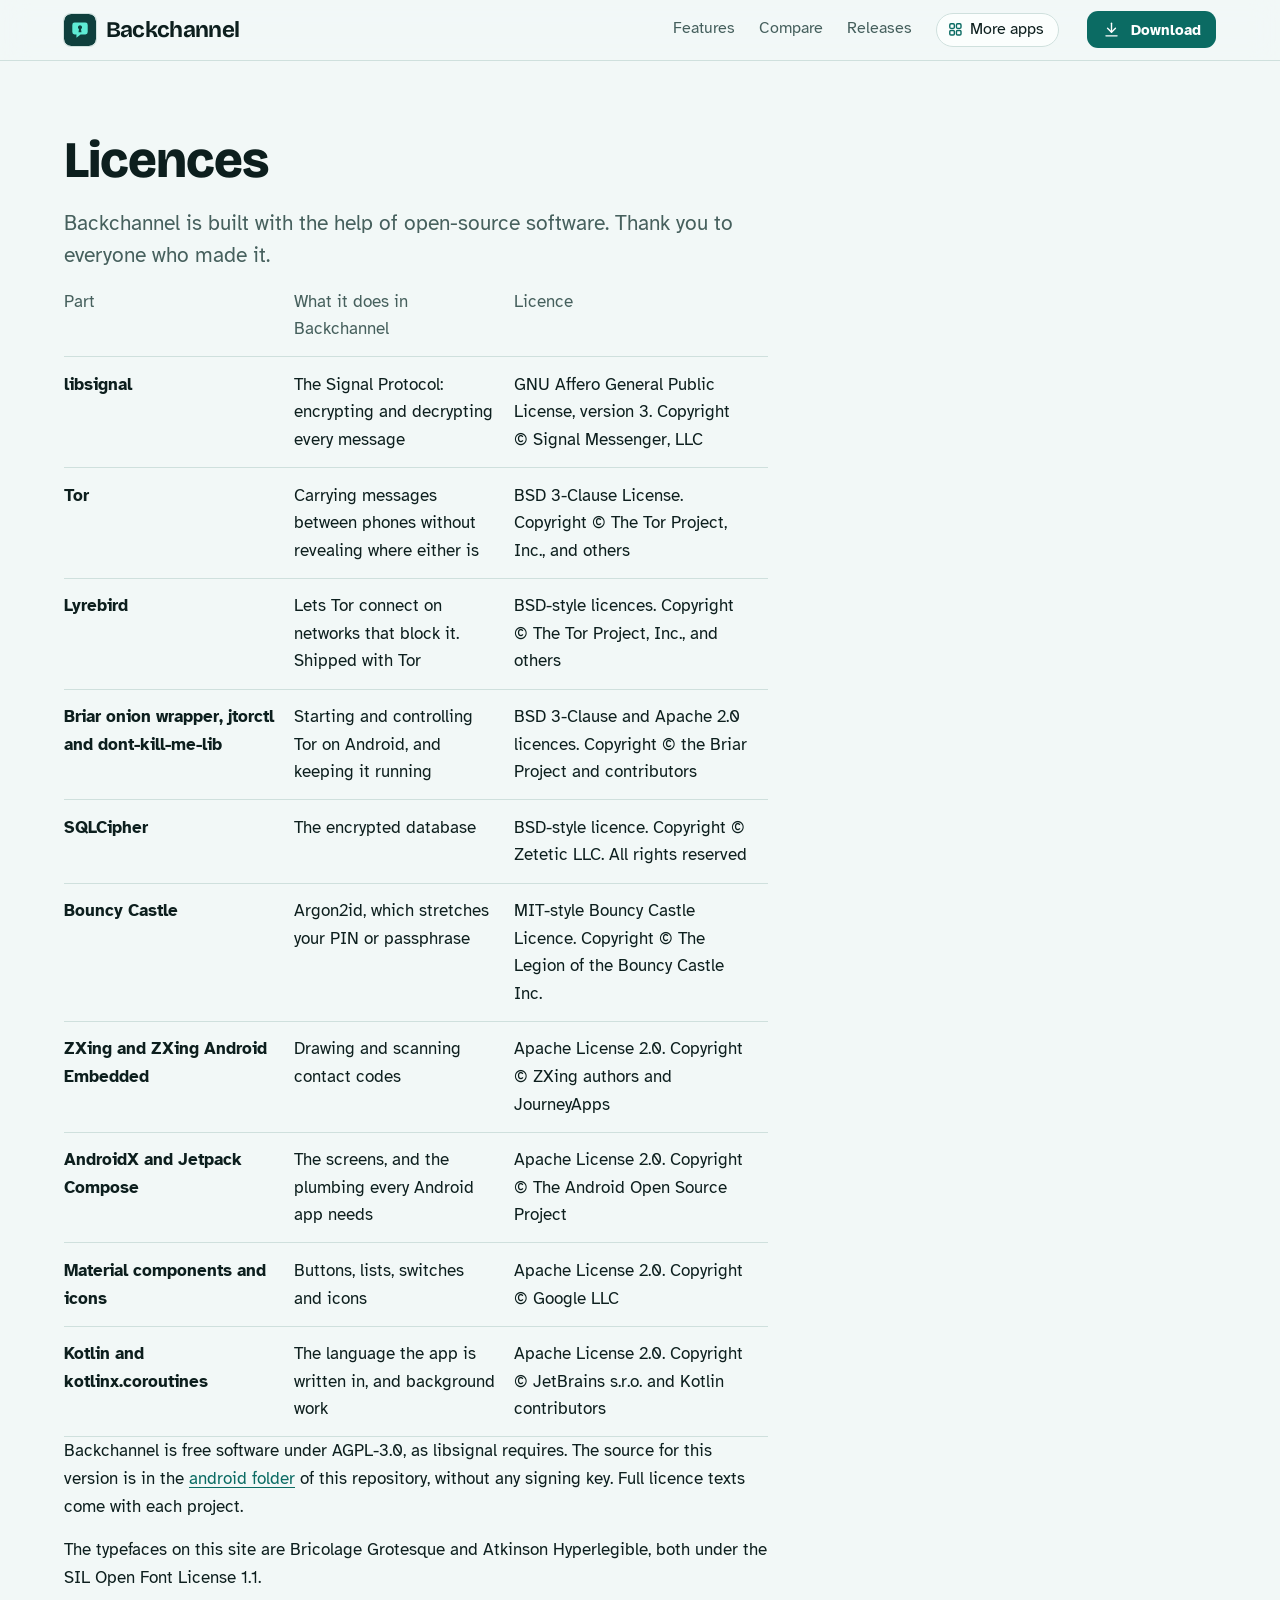
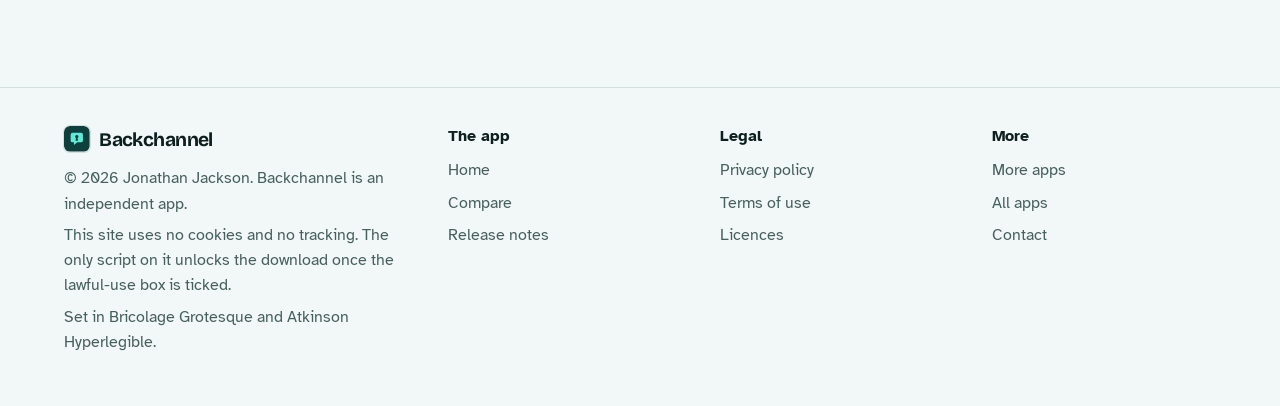
<file: licences.html>
<!DOCTYPE html>
<html lang="en-GB">
<head>
<meta charset="utf-8">
<meta name="viewport" content="width=device-width, initial-scale=1">
<title>Backchannel licences</title>
<meta name="description" content="The open-source parts inside Backchannel and their licences.">
<meta name="author" content="Jonathan Jackson">
<link rel="canonical" href="https://customgpter.github.io/backchannel/licences.html">
<meta name="theme-color" content="#f2f8f7" media="(prefers-color-scheme: light)">
<meta name="theme-color" content="#0b1113" media="(prefers-color-scheme: dark)">
<meta property="og:type" content="website">
<meta property="og:site_name" content="Backchannel">
<meta property="og:title" content="Backchannel licences">
<meta property="og:description" content="The open-source parts inside Backchannel and their licences.">
<meta property="og:url" content="https://customgpter.github.io/backchannel/licences.html">
<meta property="og:image" content="https://customgpter.github.io/backchannel/assets/og.png">
<meta property="og:image:width" content="1200">
<meta property="og:image:height" content="630">
<meta property="og:image:alt" content="A Backchannel chat between two phones, delivered over Tor">
<meta property="og:locale" content="en_GB">
<meta name="twitter:card" content="summary_large_image">
<link rel="icon" href="./assets/favicon.svg" type="image/svg+xml">
<link rel="apple-touch-icon" href="./assets/apple-touch-icon.png">
<link rel="preload" href="./assets/fonts/bricolage-grotesque-latin.woff2" as="font" type="font/woff2" crossorigin>
<link rel="preload" href="./assets/fonts/atkinson-hyperlegible-latin-400-normal.woff2" as="font" type="font/woff2" crossorigin>
<link rel="stylesheet" href="./assets/site.css?v=1">
<link rel="stylesheet" href="./assets/house.css?v=1">
<link rel="stylesheet" href="./assets/apps-list.css?v=1">
<script src="./assets/apps-list.js?v=1" defer></script>
</head>
<body>
<a class="skip" href="#main">Skip to content</a>
<header class="masthead">
<div class="wrap">
<a class="brand" href="./" aria-label="Backchannel home"><svg viewBox="0 0 108 108" aria-hidden="true"><rect width="108" height="108" rx="24" fill="#0f3f3d"/><g transform="translate(0 -3)"><path fill="#5eead4" fill-rule="evenodd" d="M36 32h36a8 8 0 0 1 8 8v24a8 8 0 0 1-8 8H56L42 83V72h-6a8 8 0 0 1-8-8V40a8 8 0 0 1 8-8zM54 41a7 7 0 0 0-3.400 13.100L49 65h10l-1.600-10.900A7 7 0 0 0 54 41z"/></g></svg><span>Backchannel</span></a>
<nav aria-label="Main"><ul><li><a href="./#features">Features</a></li><li><a href="./compare.html">Compare</a></li><li><a href="./releases.html">Releases</a></li><li><a class="more-apps" href="./more-apps.html"><svg class="ico" viewBox="0 0 24 24" aria-hidden="true"><rect x="4" y="4" width="6.5" height="6.5" rx="1.6"/><rect x="13.5" y="4" width="6.5" height="6.5" rx="1.6"/><rect x="4" y="13.5" width="6.5" height="6.5" rx="1.6"/><rect x="13.5" y="13.5" width="6.5" height="6.5" rx="1.6"/></svg>More apps</a></li></ul></nav>
<a class="button small" href="./#download"><svg class="ico" viewBox="0 0 24 24" aria-hidden="true"><path d="M12 4v11"/><path d="M7 10.5l5 5 5-5"/><path d="M5 20h14"/></svg>Download</a>
</div>
</header>
<main id="main" class="doc">
<div class="wrap">
<div class="measure">
<h1>Licences</h1>
<p class="lede">Backchannel is built with the help of open-source software. Thank you to everyone who made it.</p>
<div class="scroll"><table><thead><tr><th scope="col">Part</th><th scope="col">What it does in Backchannel</th><th scope="col">Licence</th></tr></thead><tbody><tr><th scope="row">libsignal</th><td>The Signal Protocol: encrypting and decrypting every message</td><td>GNU Affero General Public License, version 3. Copyright &copy; Signal Messenger, LLC</td></tr><tr><th scope="row">Tor</th><td>Carrying messages between phones without revealing where either is</td><td>BSD 3-Clause License. Copyright &copy; The Tor Project, Inc., and others</td></tr><tr><th scope="row">Lyrebird</th><td>Lets Tor connect on networks that block it. Shipped with Tor</td><td>BSD-style licences. Copyright &copy; The Tor Project, Inc., and others</td></tr><tr><th scope="row">Briar onion wrapper, jtorctl and dont-kill-me-lib</th><td>Starting and controlling Tor on Android, and keeping it running</td><td>BSD 3-Clause and Apache 2.0 licences. Copyright &copy; the Briar Project and contributors</td></tr><tr><th scope="row">SQLCipher</th><td>The encrypted database</td><td>BSD-style licence. Copyright &copy; Zetetic LLC. All rights reserved</td></tr><tr><th scope="row">Bouncy Castle</th><td>Argon2id, which stretches your PIN or passphrase</td><td>MIT-style Bouncy Castle Licence. Copyright &copy; The Legion of the Bouncy Castle Inc.</td></tr><tr><th scope="row">ZXing and ZXing Android Embedded</th><td>Drawing and scanning contact codes</td><td>Apache License 2.0. Copyright &copy; ZXing authors and JourneyApps</td></tr><tr><th scope="row">AndroidX and Jetpack Compose</th><td>The screens, and the plumbing every Android app needs</td><td>Apache License 2.0. Copyright &copy; The Android Open Source Project</td></tr><tr><th scope="row">Material components and icons</th><td>Buttons, lists, switches and icons</td><td>Apache License 2.0. Copyright &copy; Google LLC</td></tr><tr><th scope="row">Kotlin and kotlinx.coroutines</th><td>The language the app is written in, and background work</td><td>Apache License 2.0. Copyright &copy; JetBrains s.r.o. and Kotlin contributors</td></tr></tbody></table></div>
<p>Backchannel is free software under AGPL-3.0, as libsignal requires. The source for this version is in the <a href="https://github.com/CustomGPTer/backchannel/tree/main/android">android folder</a> of this repository, without any signing key. Full licence texts come with each project.</p>
<p>The typefaces on this site are Bricolage Grotesque and Atkinson Hyperlegible, both under the SIL Open Font License 1.1.</p>
</div>
</div>
</main>
<footer class="colophon">
<div class="wrap">
<div>
<a class="brand" href="./" aria-label="Backchannel home"><svg viewBox="0 0 108 108" aria-hidden="true"><rect width="108" height="108" rx="24" fill="#0f3f3d"/><g transform="translate(0 -3)"><path fill="#5eead4" fill-rule="evenodd" d="M36 32h36a8 8 0 0 1 8 8v24a8 8 0 0 1-8 8H56L42 83V72h-6a8 8 0 0 1-8-8V40a8 8 0 0 1 8-8zM54 41a7 7 0 0 0-3.400 13.100L49 65h10l-1.600-10.900A7 7 0 0 0 54 41z"/></g></svg><span>Backchannel</span></a>
<p>&copy; 2026 Jonathan Jackson. Backchannel is an independent app.</p>
<p>This site uses no cookies and no tracking. The only script on it unlocks the download once the lawful-use box is ticked.</p>
<p>Set in Bricolage Grotesque and Atkinson Hyperlegible.</p>
</div>
<nav aria-label="The app"><h2>The app</h2><ul>
<li><a href="./">Home</a></li>
<li><a href="./compare.html">Compare</a></li>
<li><a href="./releases.html">Release notes</a></li>

</ul></nav>
<nav aria-label="Legal"><h2>Legal</h2><ul>
<li><a href="./privacy.html">Privacy policy</a></li>
<li><a href="./terms.html">Terms of use</a></li>
<li><a href="./licences.html">Licences</a></li>
</ul></nav>
<nav aria-label="More"><h2>More</h2><ul>
<li><a href="./more-apps.html">More apps</a></li>
<li><a href="https://customgpter.github.io/">All apps</a></li>
<li><a href="https://github.com/CustomGPTer/backchannel/issues">Contact</a></li>
</ul></nav>
</div>
</footer>
</body>
</html>
</file>
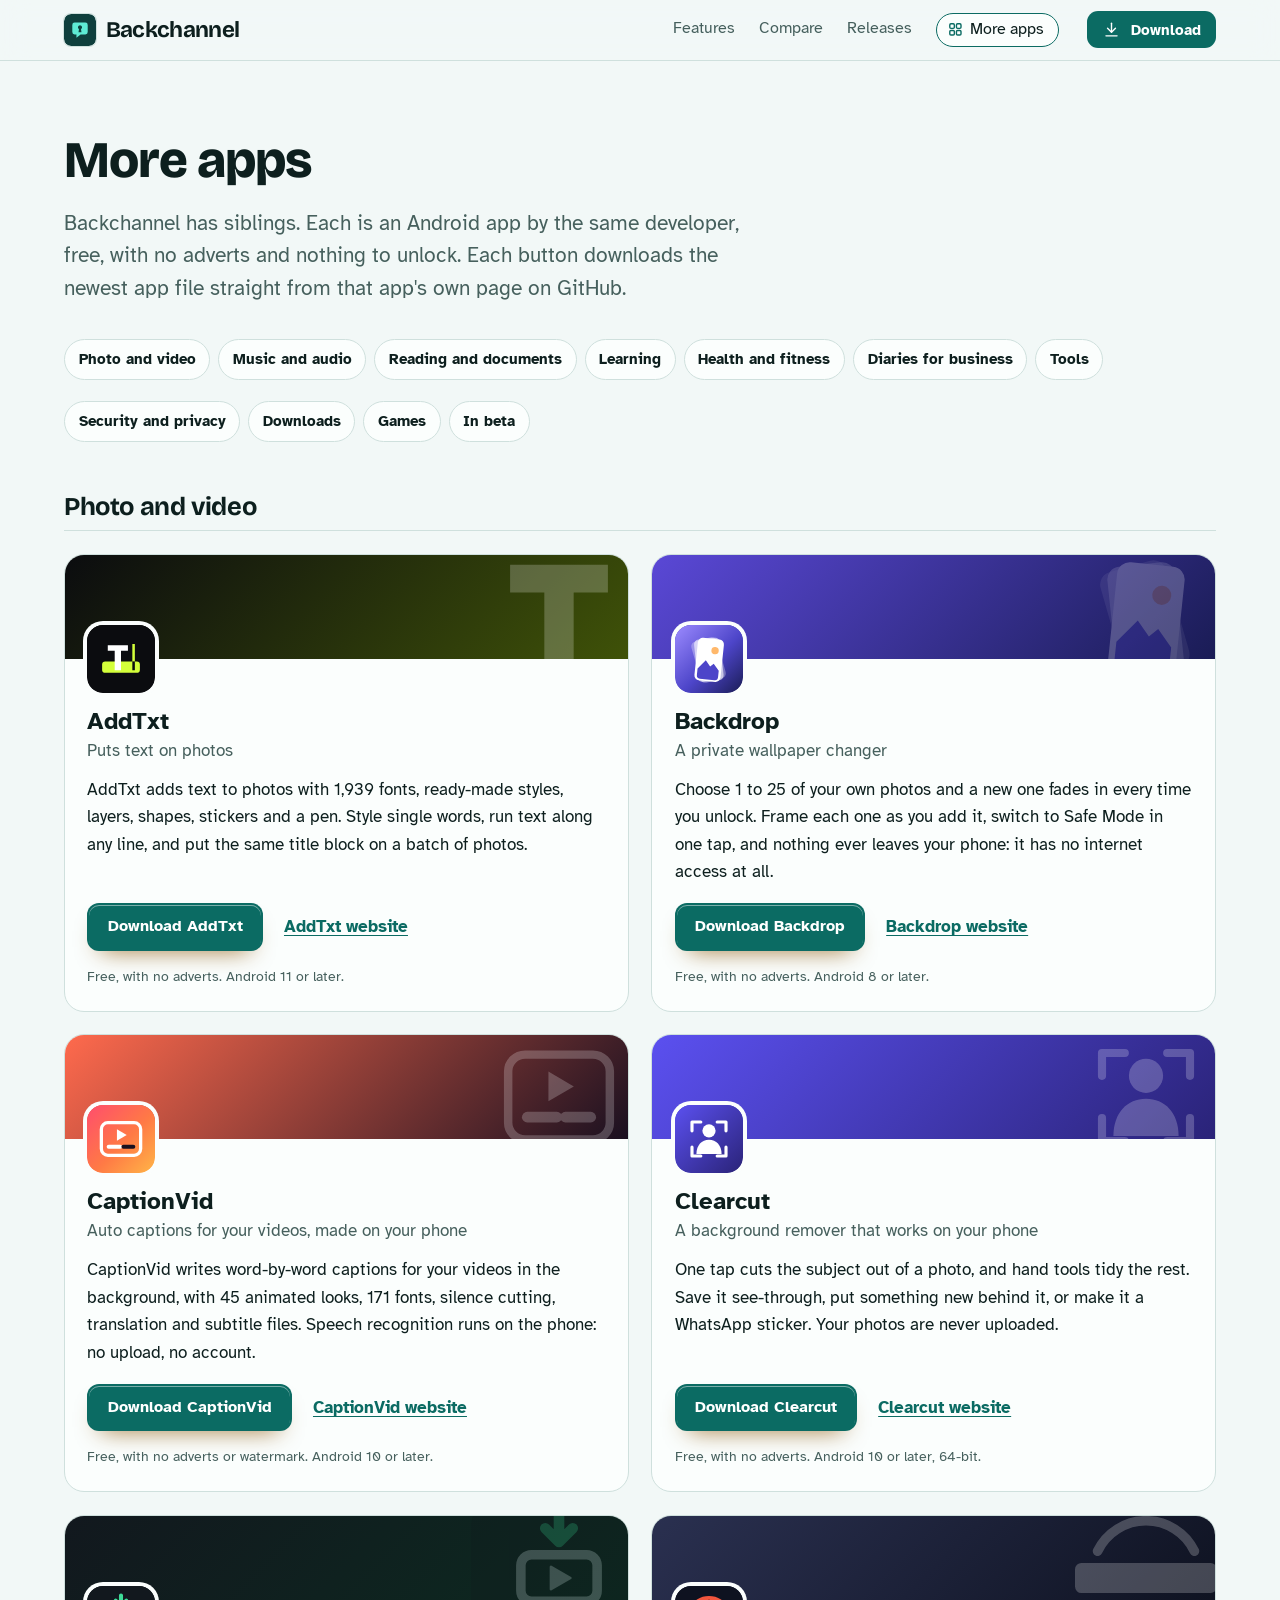
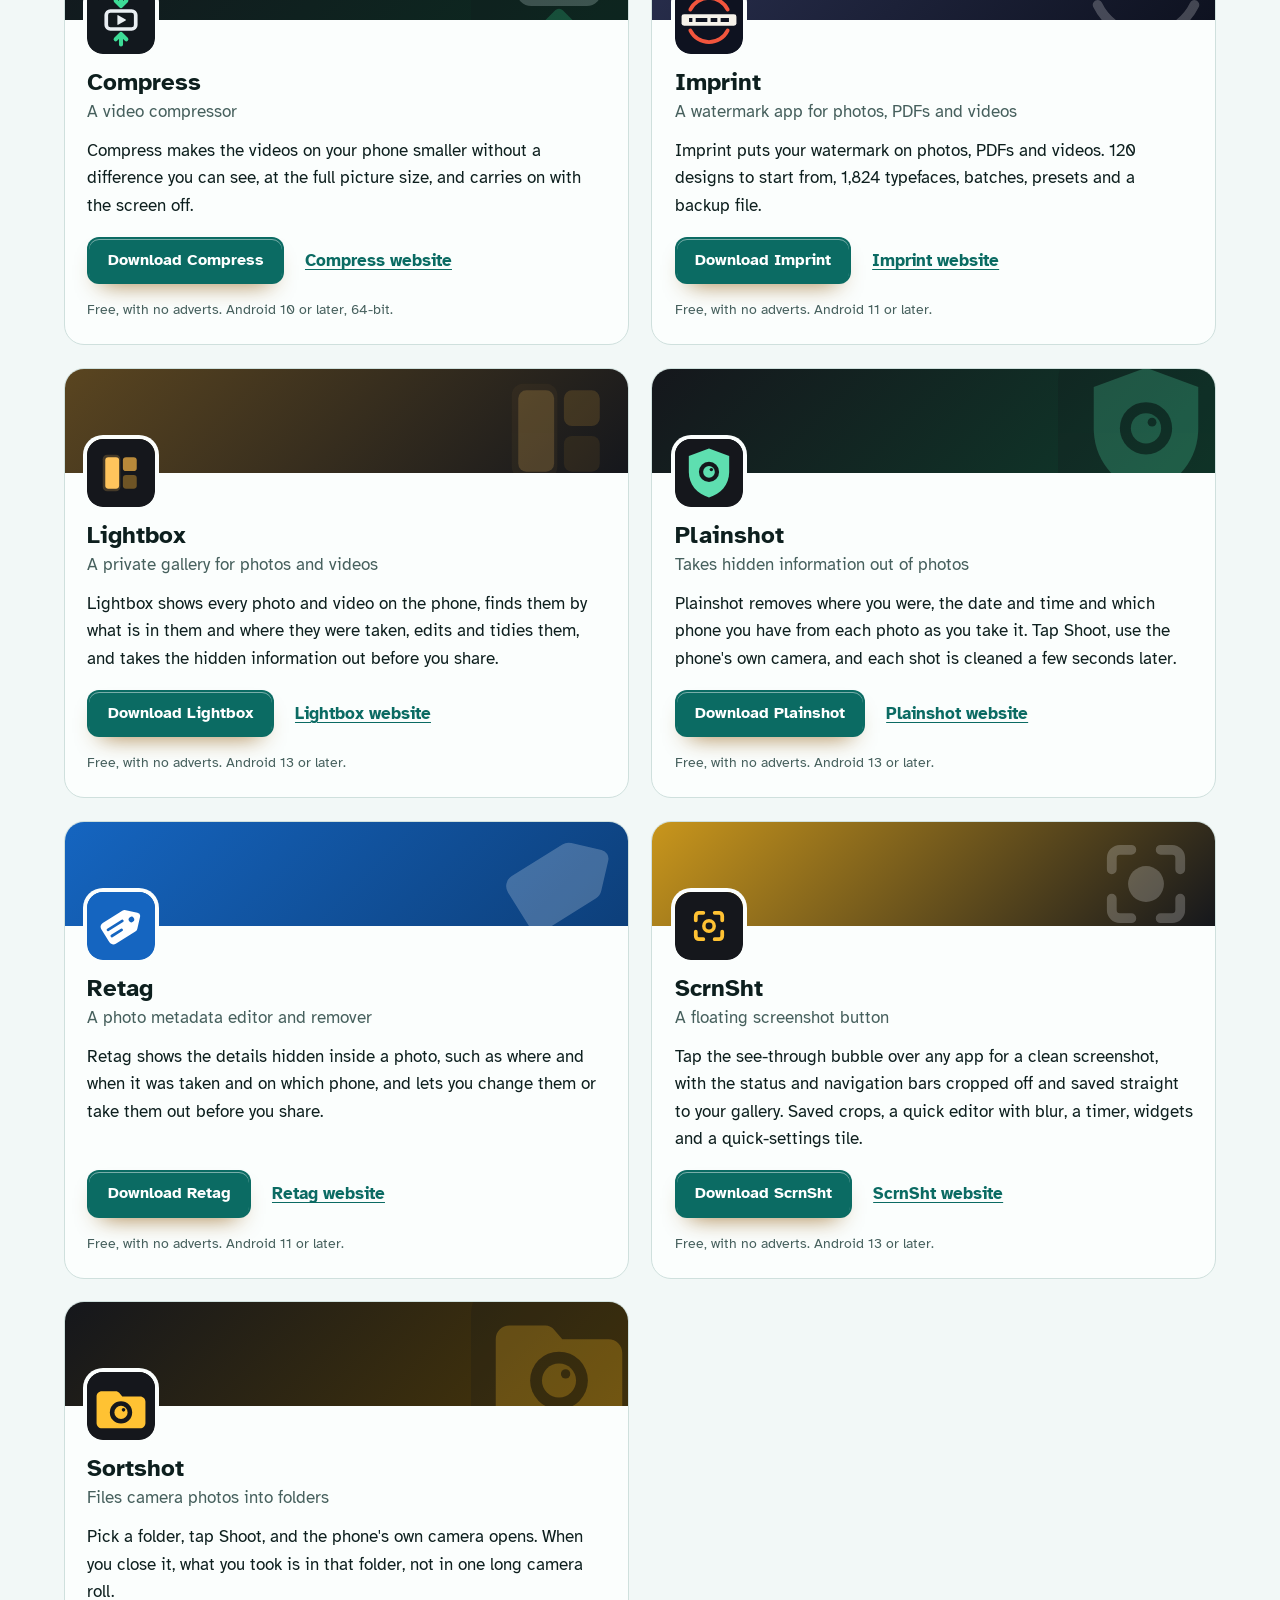
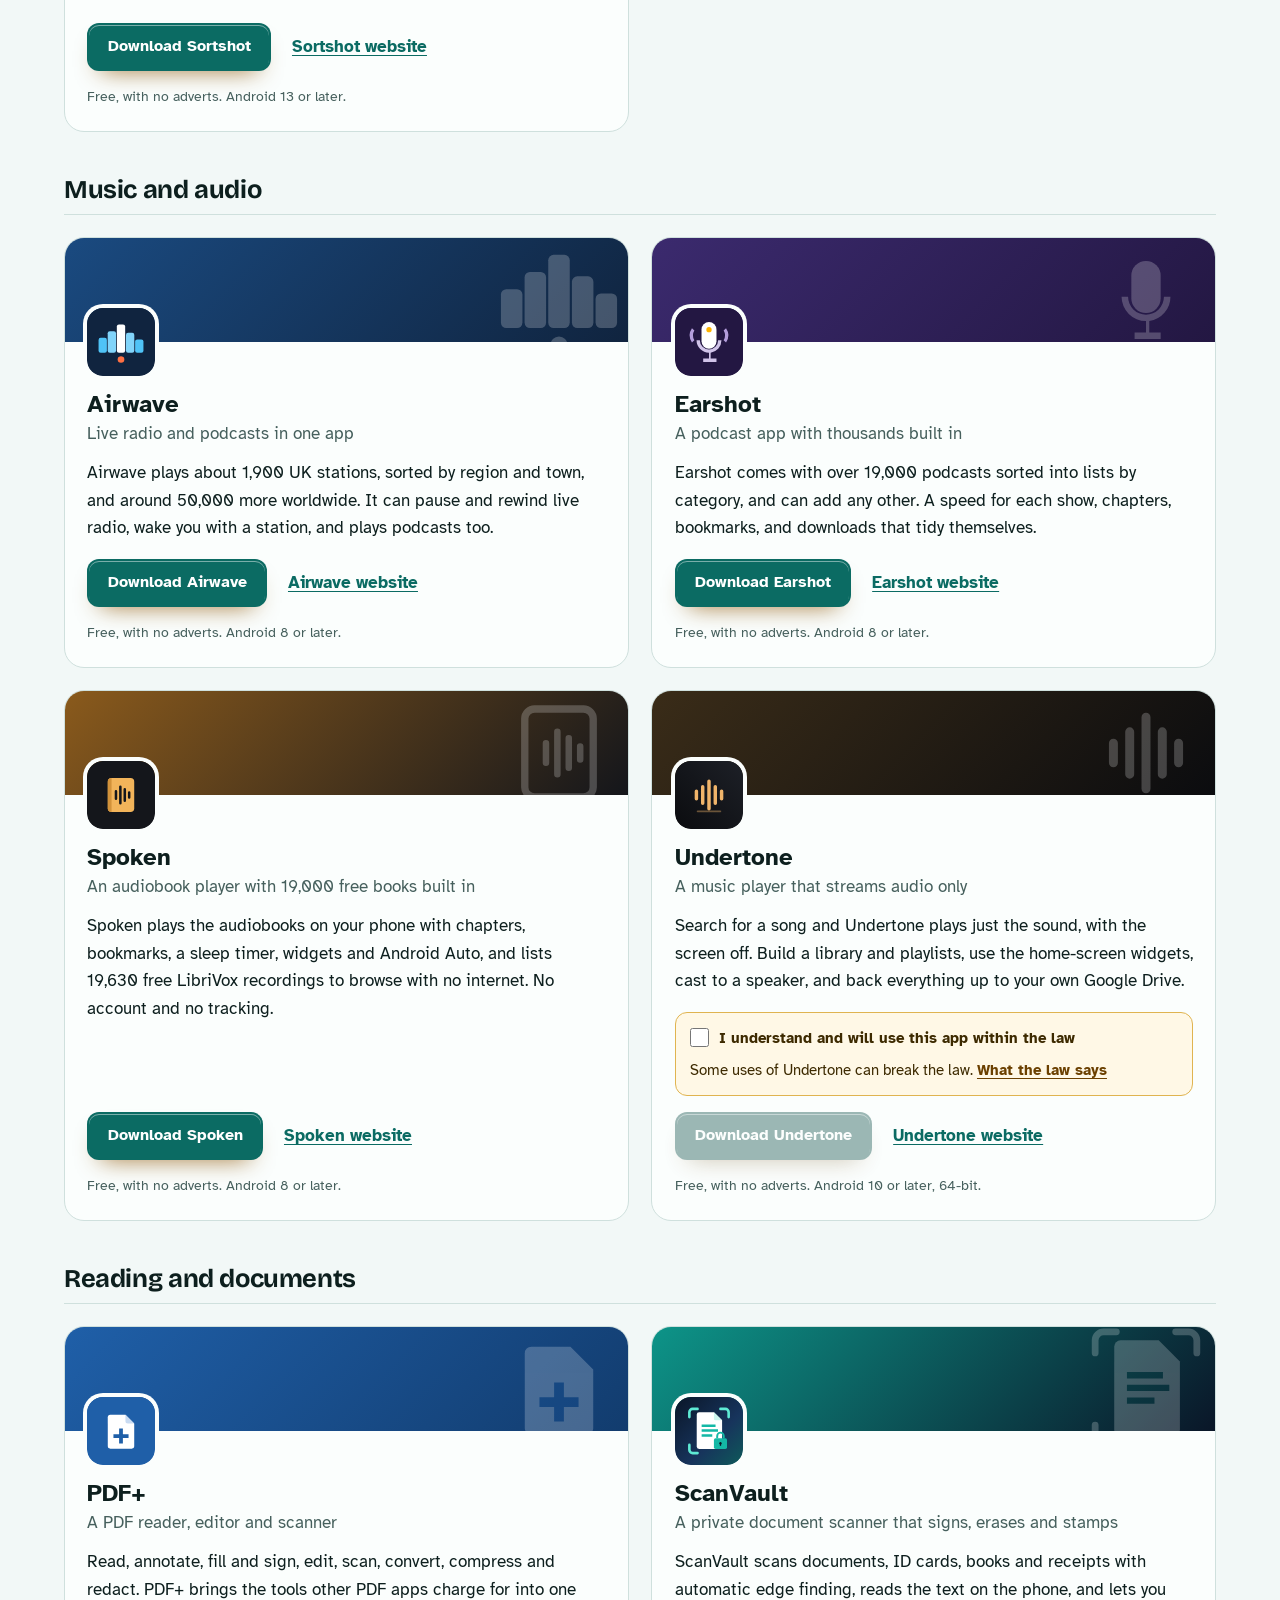
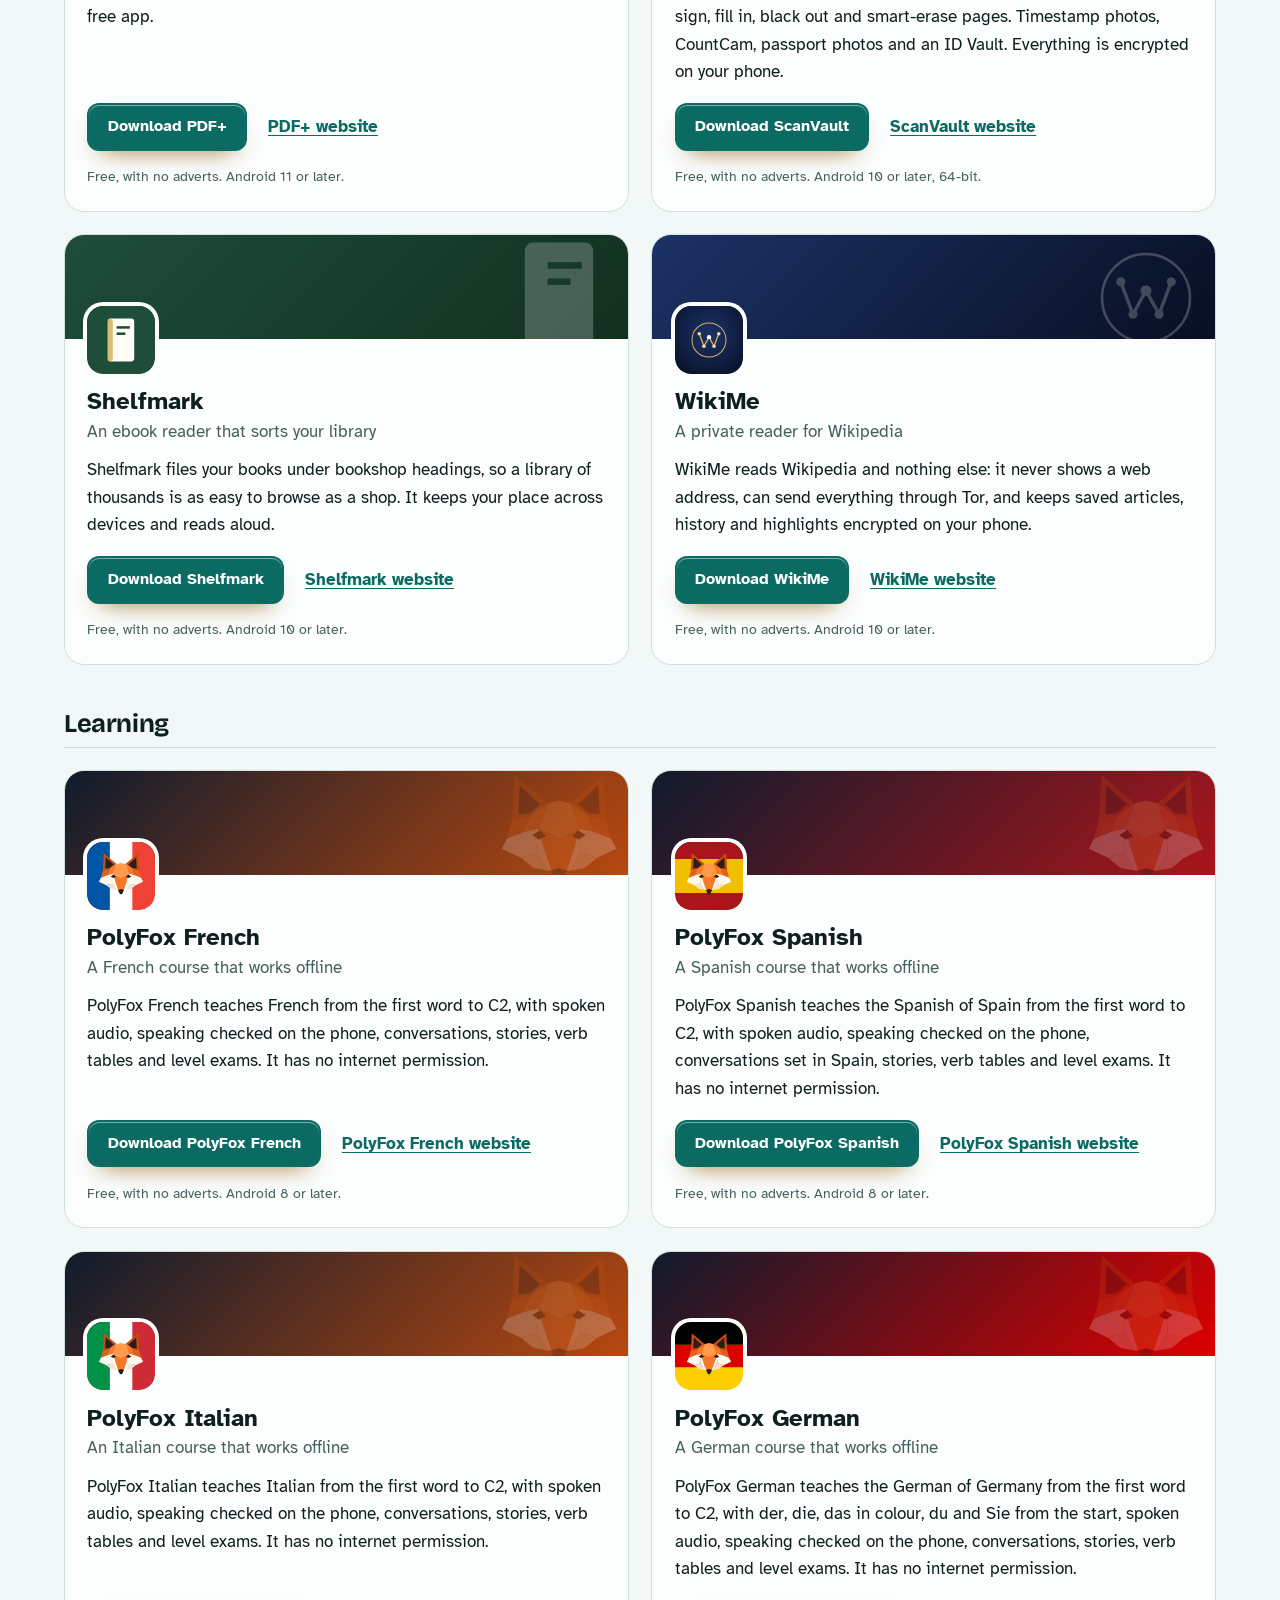
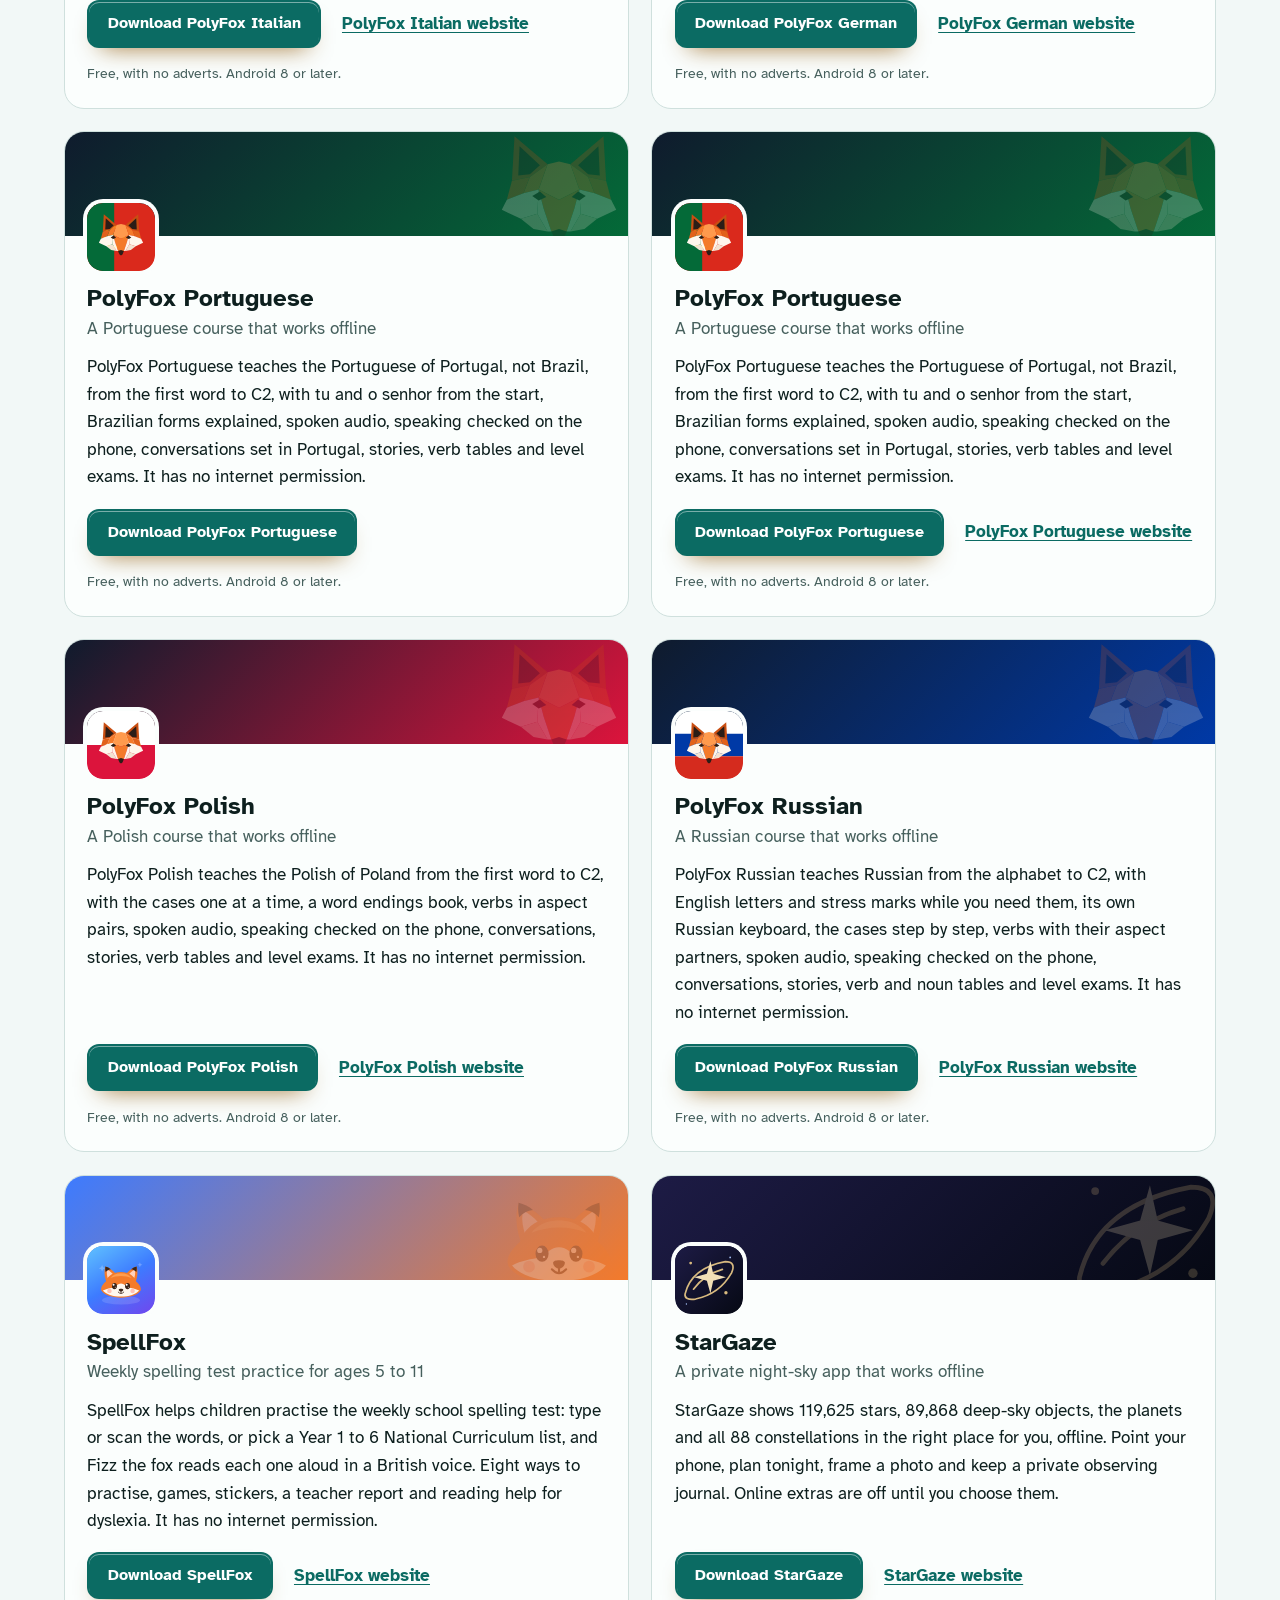
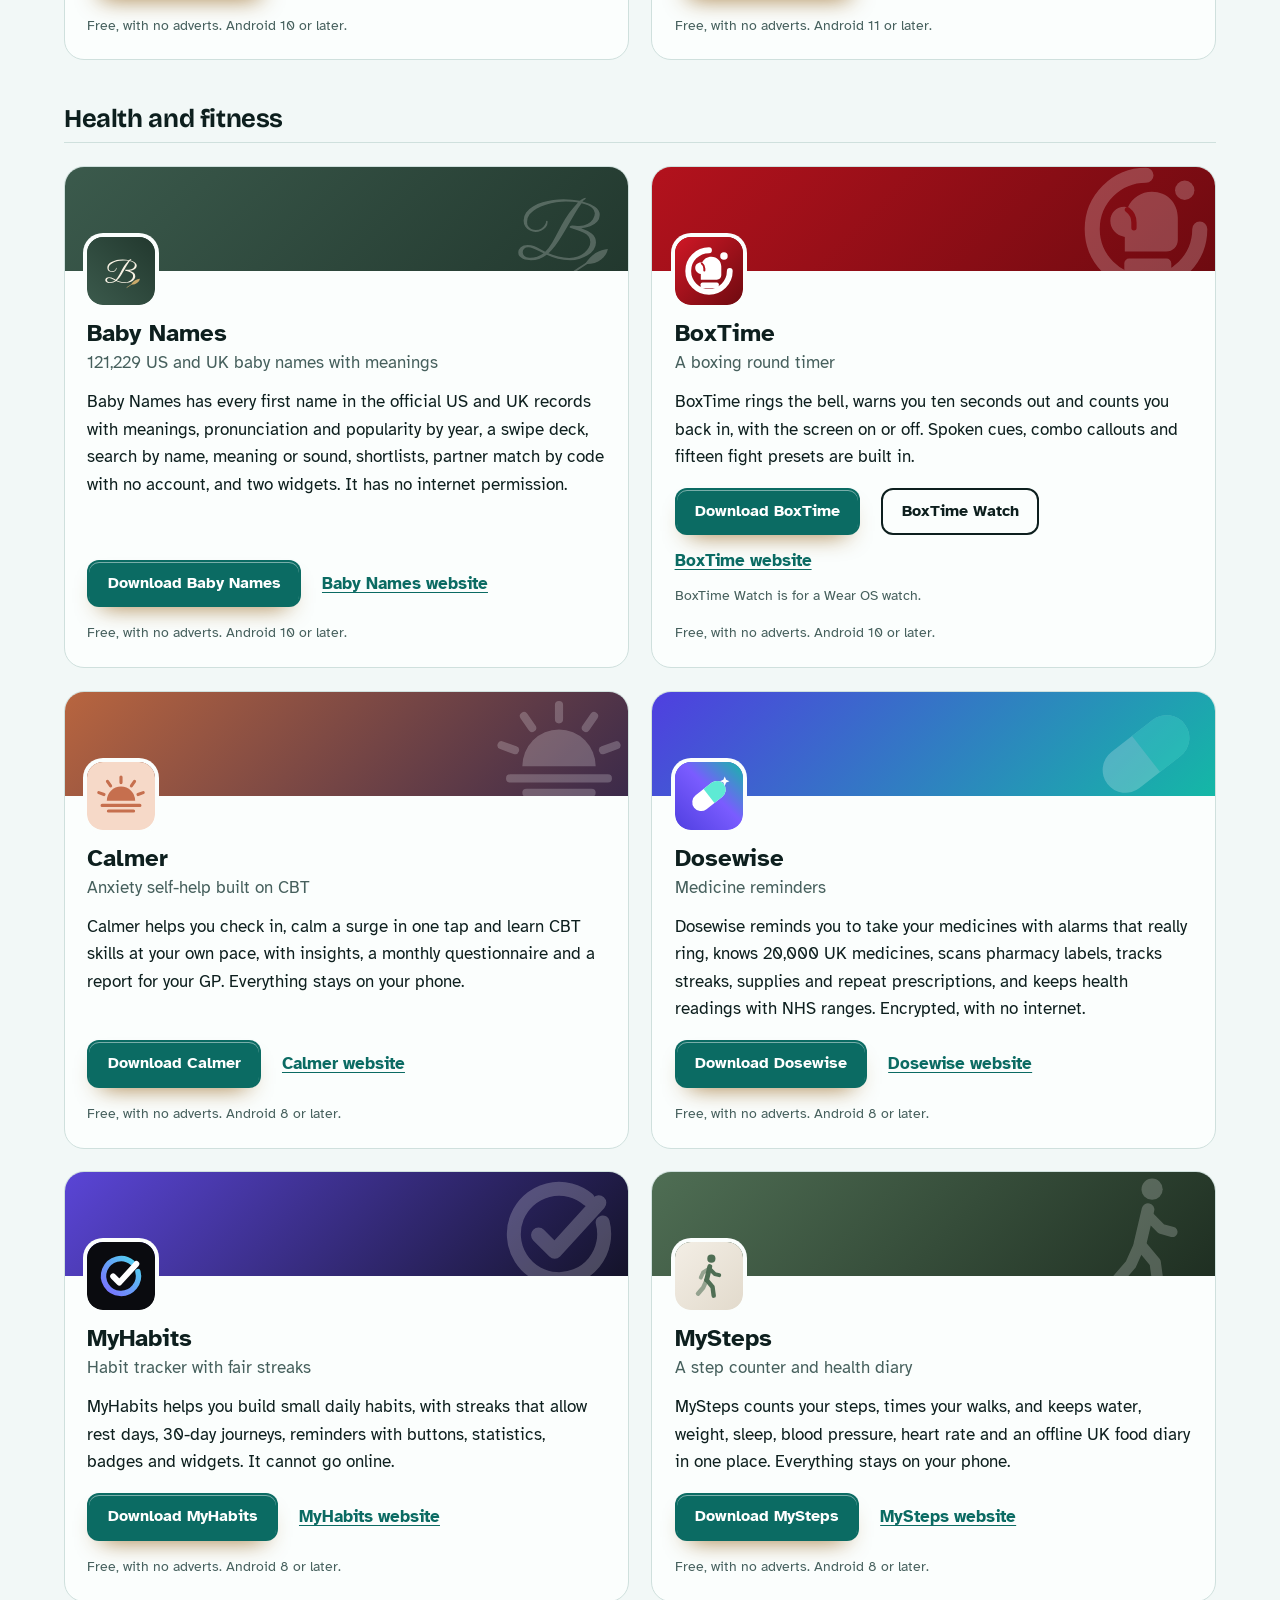
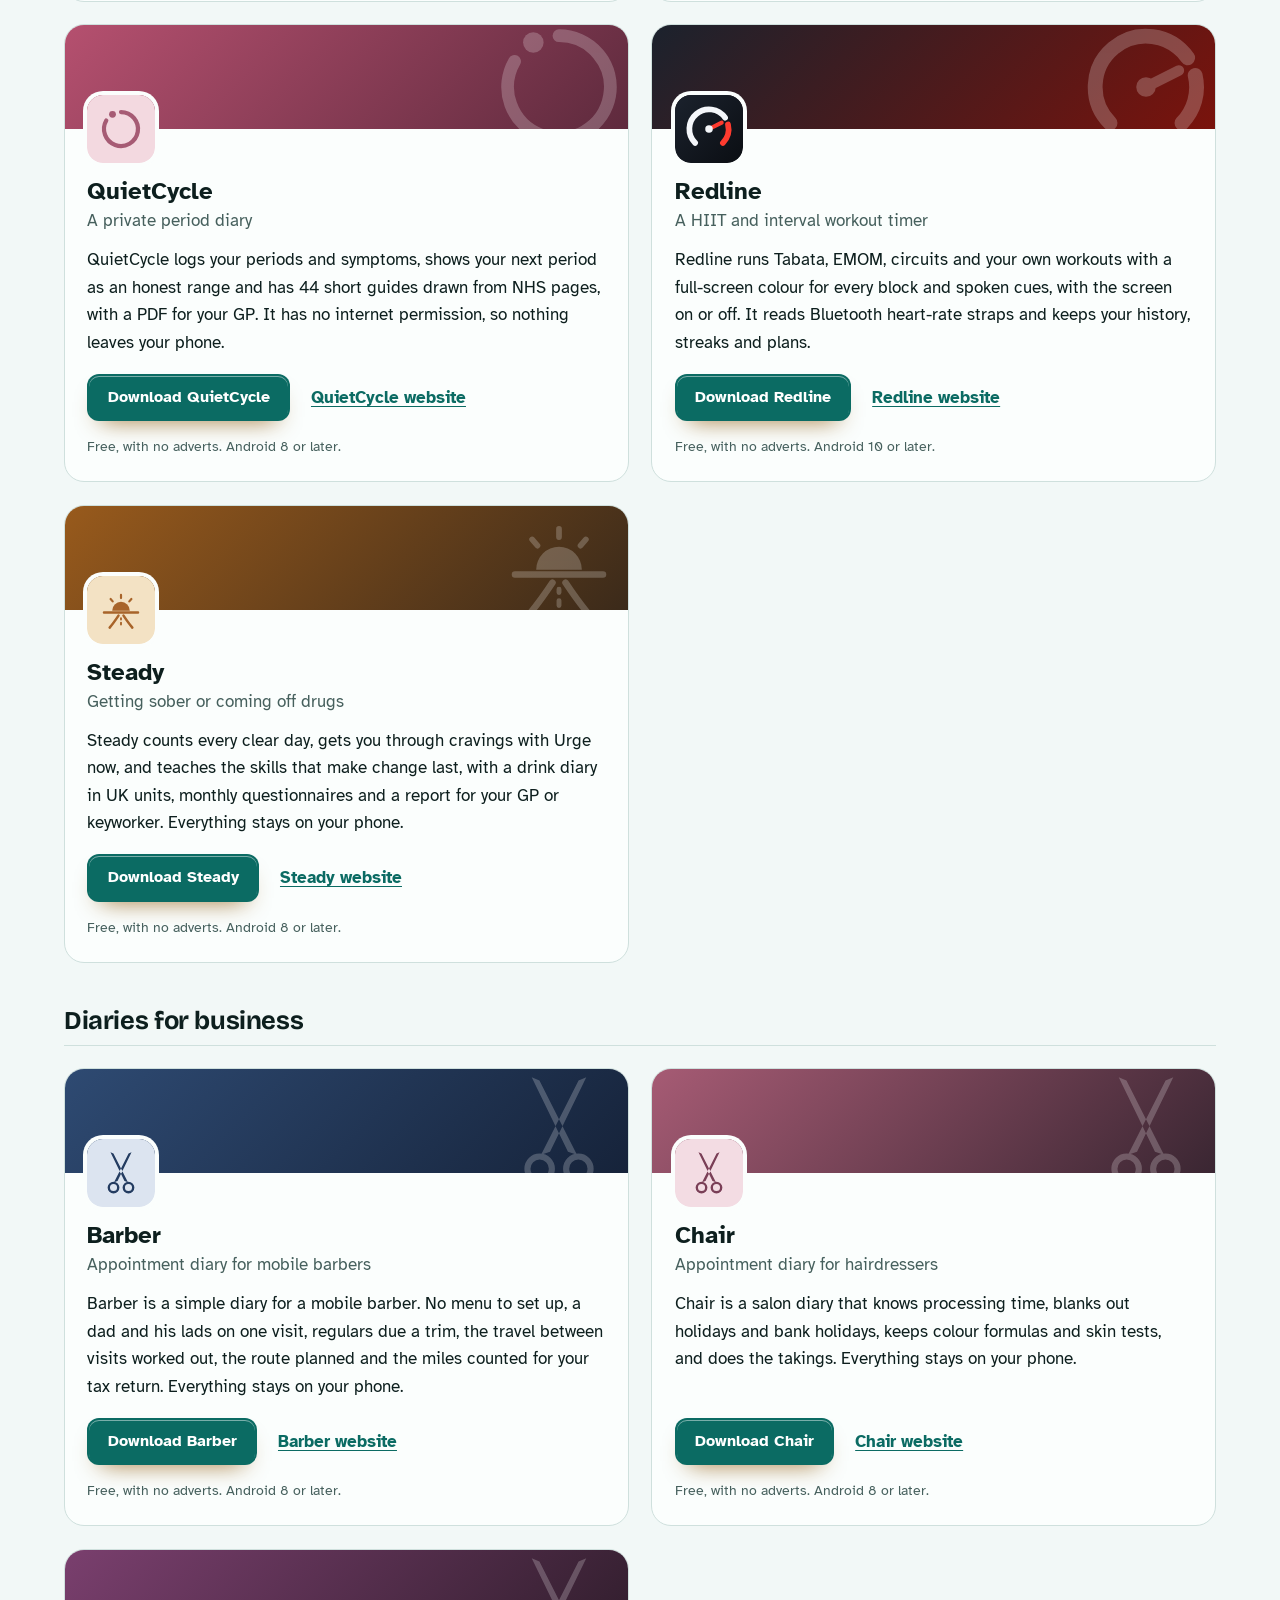
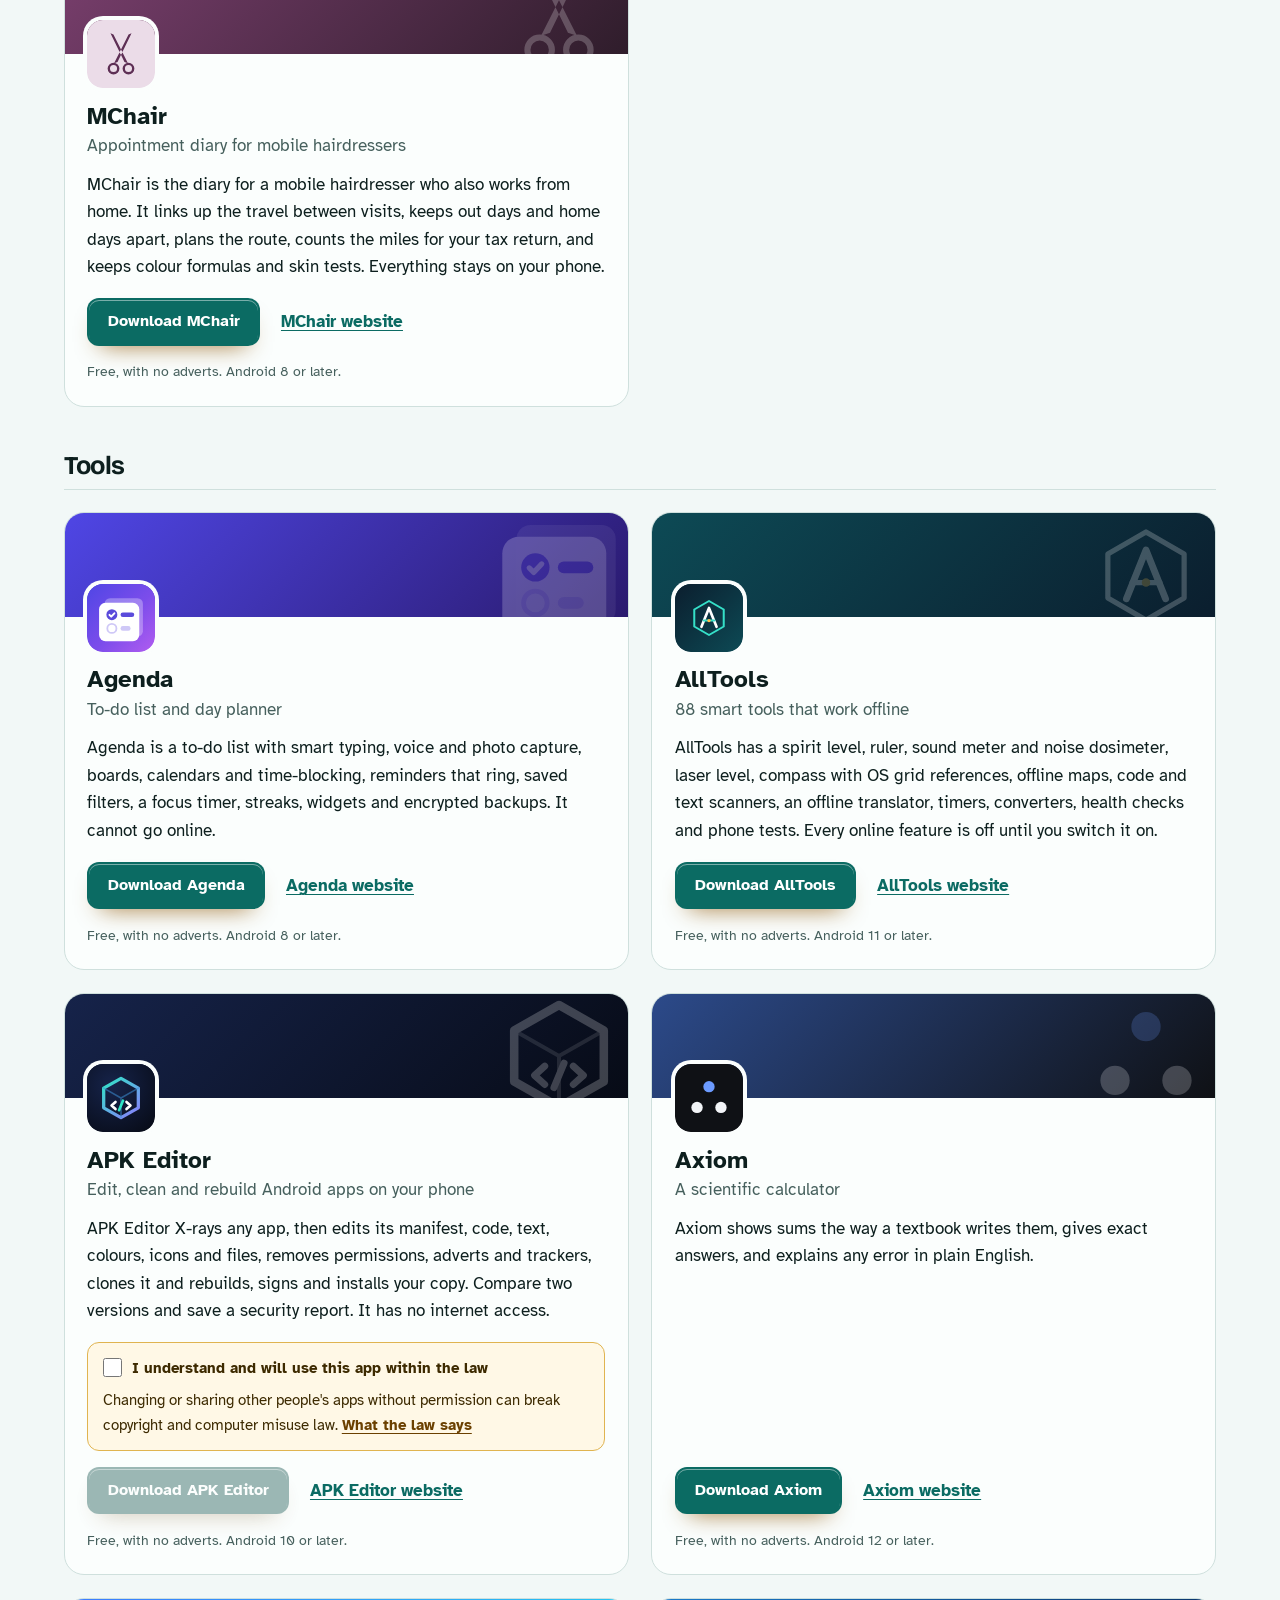
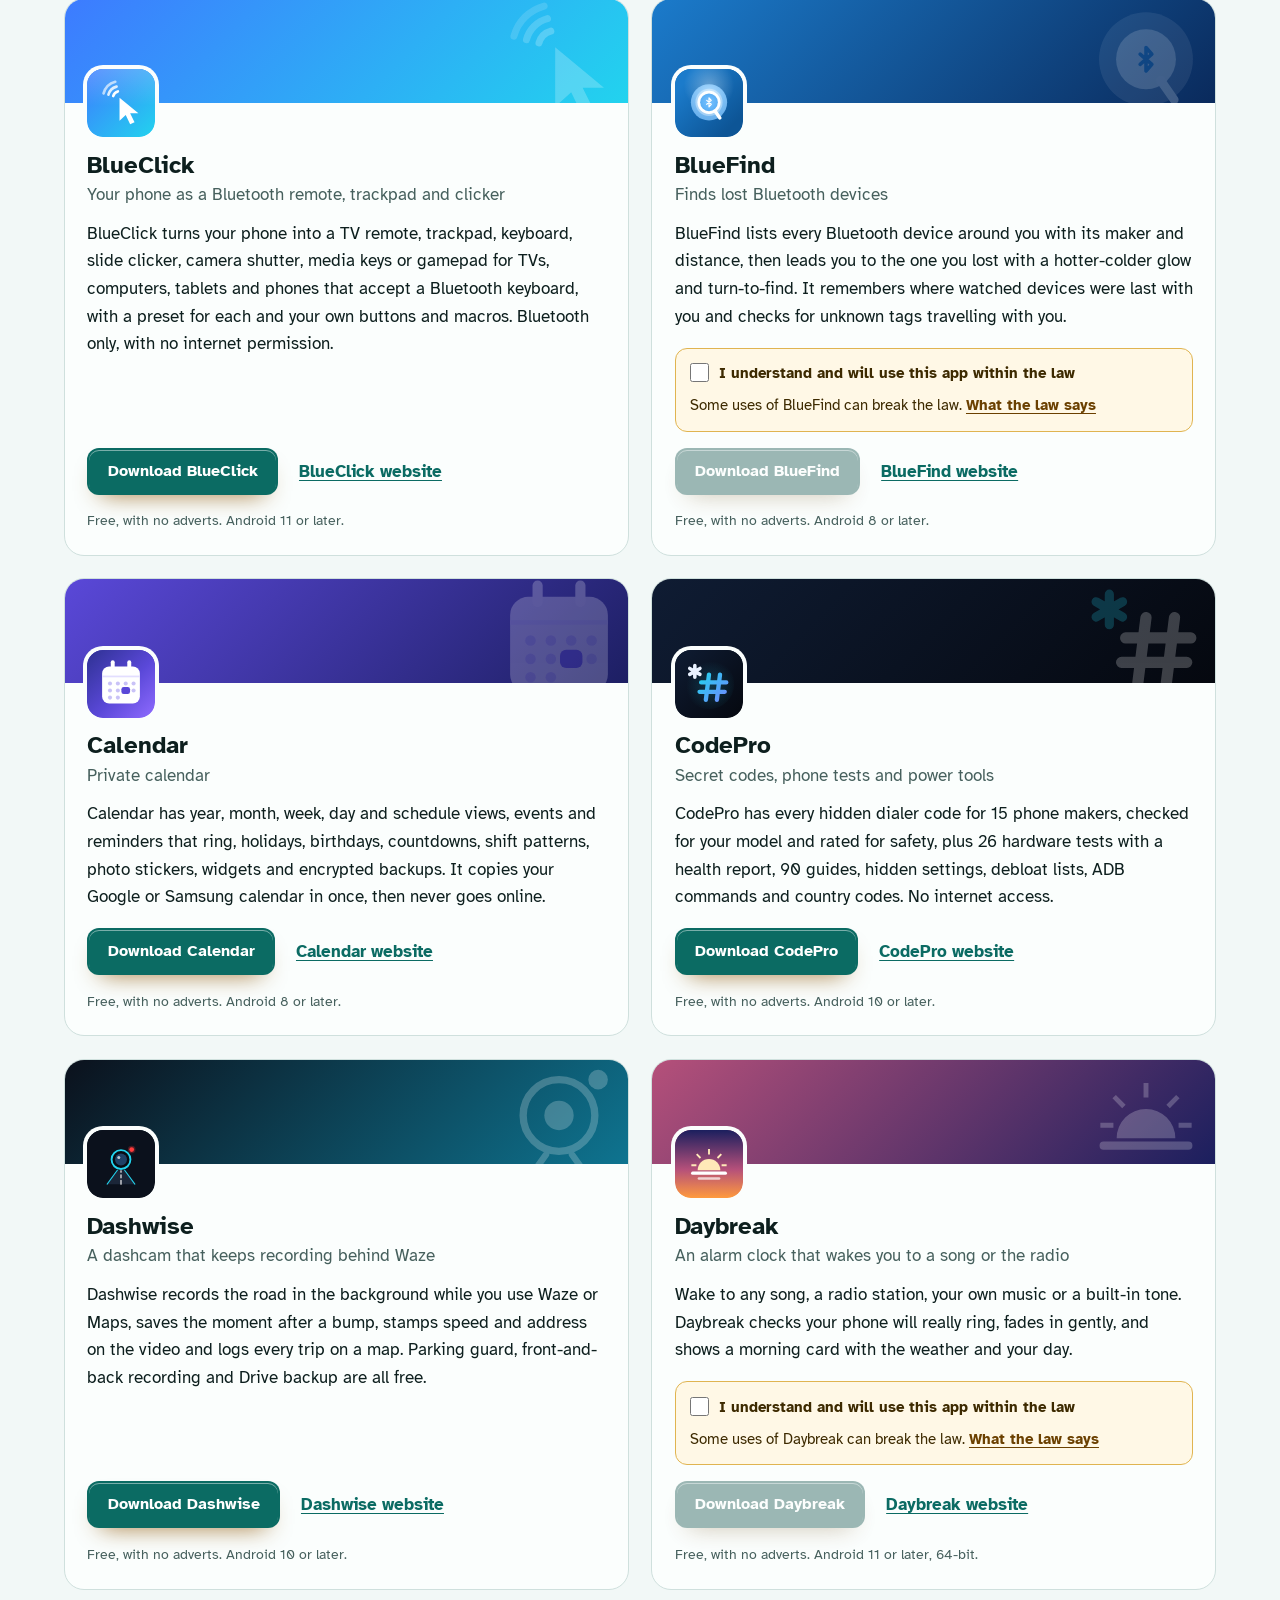
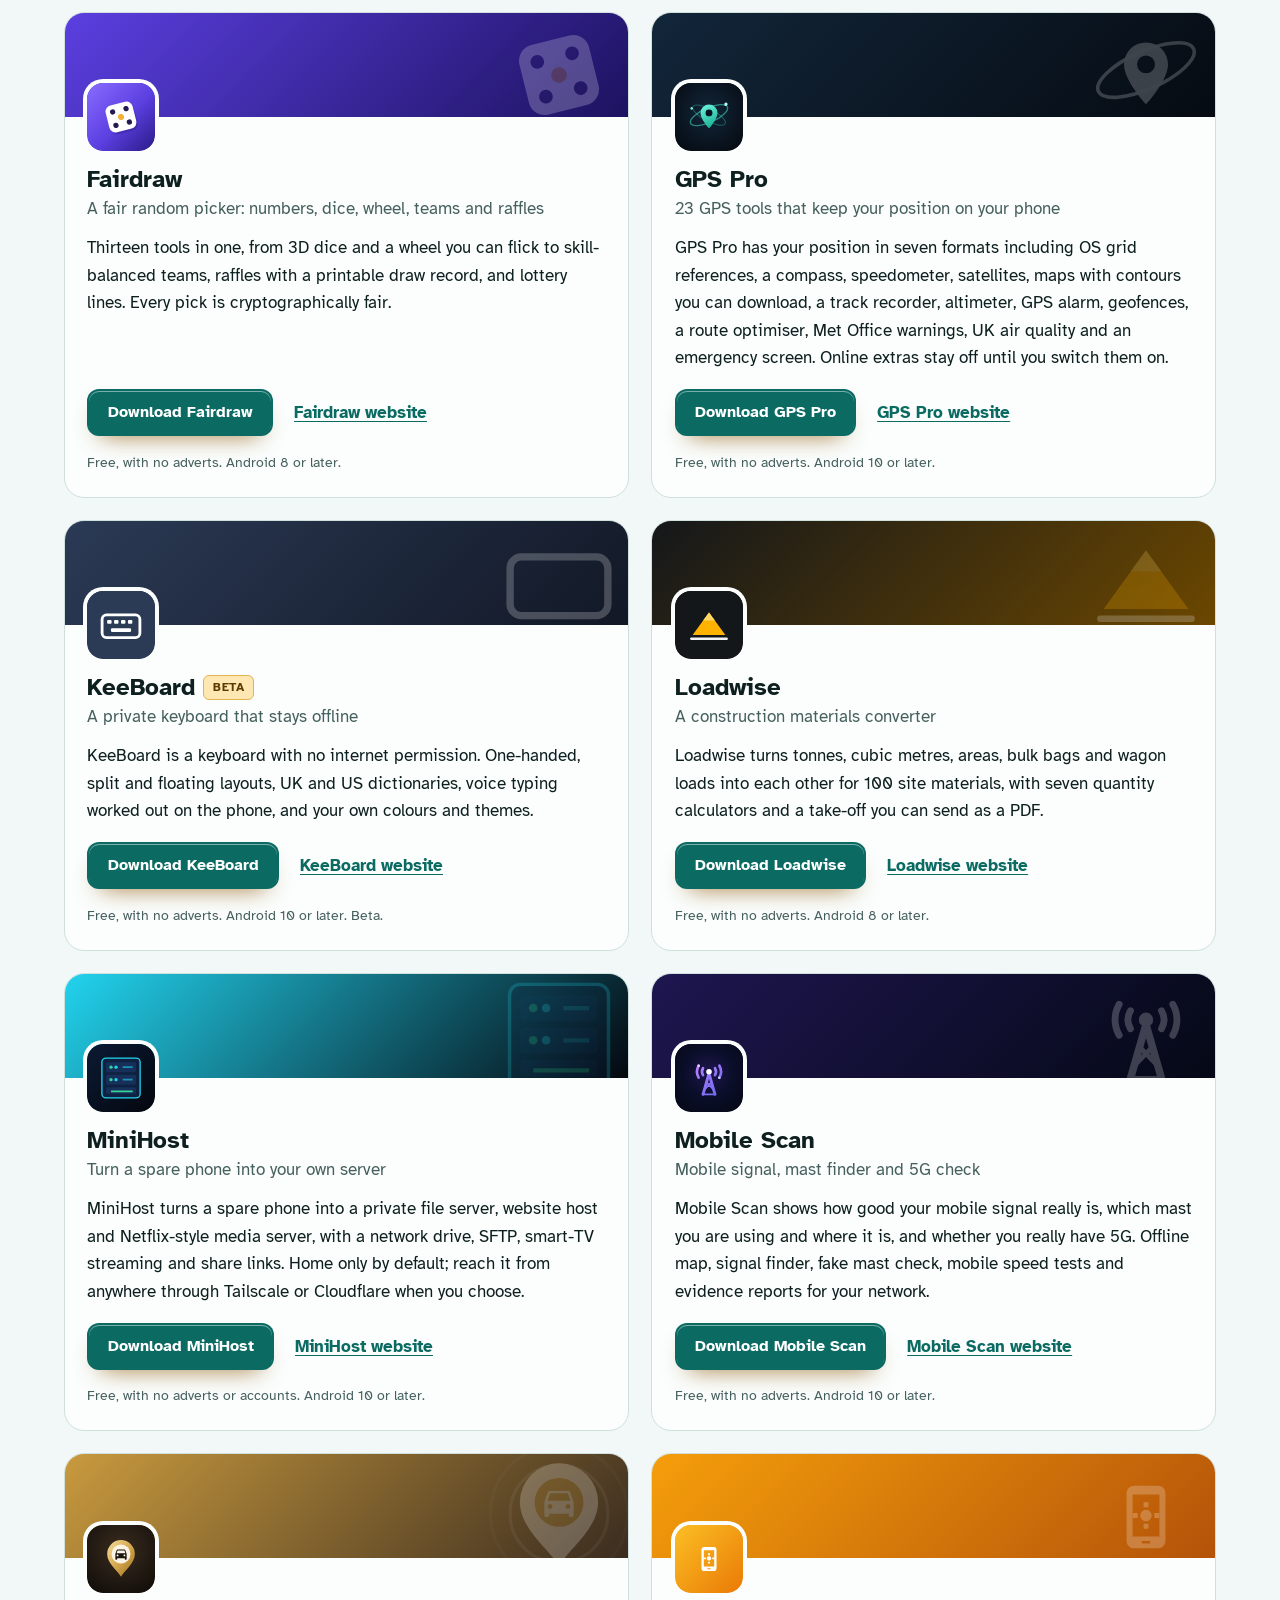
<file: more-apps.html>
<!DOCTYPE html>
<html lang="en-GB">
<head>
<meta charset="utf-8">
<meta name="viewport" content="width=device-width, initial-scale=1">
<title>More free Android apps from the maker of Backchannel</title>
<meta name="description" content="All 99 free Android apps from the maker of Backchannel, in one list by category, each with its download and a link to its website.">
<meta name="author" content="Jonathan Jackson">
<link rel="canonical" href="https://customgpter.github.io/backchannel/more-apps.html">
<meta name="theme-color" content="#f2f8f7" media="(prefers-color-scheme: light)">
<meta name="theme-color" content="#0b1113" media="(prefers-color-scheme: dark)">
<meta property="og:type" content="website">
<meta property="og:site_name" content="Backchannel">
<meta property="og:title" content="More free Android apps from the maker of Backchannel">
<meta property="og:description" content="All 99 free Android apps from the maker of Backchannel, in one list by category, each with its download and a link to its website.">
<meta property="og:url" content="https://customgpter.github.io/backchannel/more-apps.html">
<meta property="og:image" content="https://customgpter.github.io/backchannel/assets/og.png">
<meta property="og:image:width" content="1200">
<meta property="og:image:height" content="630">
<meta property="og:image:alt" content="A Backchannel chat between two phones, delivered over Tor">
<meta property="og:locale" content="en_GB">
<meta name="twitter:card" content="summary_large_image">
<link rel="icon" href="./assets/favicon.svg" type="image/svg+xml">
<link rel="apple-touch-icon" href="./assets/apple-touch-icon.png">
<link rel="preload" href="./assets/fonts/bricolage-grotesque-latin.woff2" as="font" type="font/woff2" crossorigin>
<link rel="preload" href="./assets/fonts/atkinson-hyperlegible-latin-400-normal.woff2" as="font" type="font/woff2" crossorigin>
<link rel="stylesheet" href="./assets/site.css?v=1">
<link rel="stylesheet" href="./assets/house.css?v=1">
<script type="application/ld+json">{"@context":"https://schema.org","@type":"ItemList","name":"Apps from the maker of Backchannel","url":"https://customgpter.github.io/backchannel/more-apps.html","itemListElement":[{"@type":"ListItem","position":1,"name":"AddTxt","url":"https://customgpter.github.io/addtxt/"},{"@type":"ListItem","position":2,"name":"Backdrop","url":"https://customgpter.github.io/backdrop/"},{"@type":"ListItem","position":3,"name":"CaptionVid","url":"https://customgpter.github.io/captionvid/"},{"@type":"ListItem","position":4,"name":"Clearcut","url":"https://customgpter.github.io/clearcut/"},{"@type":"ListItem","position":5,"name":"Compress","url":"https://customgpter.github.io/compress/"},{"@type":"ListItem","position":6,"name":"Imprint","url":"https://customgpter.github.io/imprint/"},{"@type":"ListItem","position":7,"name":"Lightbox","url":"https://customgpter.github.io/lightbox/"},{"@type":"ListItem","position":8,"name":"Plainshot","url":"https://customgpter.github.io/plainshot/"},{"@type":"ListItem","position":9,"name":"Retag","url":"https://customgpter.github.io/retag/"},{"@type":"ListItem","position":10,"name":"ScrnSht","url":"https://customgpter.github.io/scrnsht/"},{"@type":"ListItem","position":11,"name":"Sortshot","url":"https://customgpter.github.io/sortshot/"},{"@type":"ListItem","position":12,"name":"Airwave","url":"https://customgpter.github.io/airwave/"},{"@type":"ListItem","position":13,"name":"Earshot","url":"https://customgpter.github.io/earshot/"},{"@type":"ListItem","position":14,"name":"Spoken","url":"https://customgpter.github.io/spoken/"},{"@type":"ListItem","position":15,"name":"Undertone","url":"https://customgpter.github.io/undertone/"},{"@type":"ListItem","position":16,"name":"PDF+","url":"https://customgpter.github.io/pdfplus/"},{"@type":"ListItem","position":17,"name":"ScanVault","url":"https://customgpter.github.io/scanvault/"},{"@type":"ListItem","position":18,"name":"Shelfmark","url":"https://customgpter.github.io/shelfmark/"},{"@type":"ListItem","position":19,"name":"WikiMe","url":"https://customgpter.github.io/wikime/"},{"@type":"ListItem","position":20,"name":"PolyFox French","url":"https://customgpter.github.io/polyfox/"},{"@type":"ListItem","position":21,"name":"PolyFox German","url":"https://customgpter.github.io/polyfox-german/"},{"@type":"ListItem","position":22,"name":"PolyFox Portuguese","url":"https://customgpter.github.io/polyfox-portuguese/"},{"@type":"ListItem","position":23,"name":"PolyFox Polish","url":"https://customgpter.github.io/polyfox-polish/"},{"@type":"ListItem","position":24,"name":"PolyFox Russian","url":"https://customgpter.github.io/polyfox-russian/"},{"@type":"ListItem","position":25,"name":"SpellFox","url":"https://customgpter.github.io/spellfox/"},{"@type":"ListItem","position":26,"name":"StarGaze","url":"https://customgpter.github.io/stargaze/"},{"@type":"ListItem","position":27,"name":"Baby Names","url":"https://customgpter.github.io/babynames/"},{"@type":"ListItem","position":28,"name":"BoxTime","url":"https://customgpter.github.io/boxtime/"},{"@type":"ListItem","position":29,"name":"Calmer","url":"https://customgpter.github.io/calmer/"},{"@type":"ListItem","position":30,"name":"Dosewise","url":"https://customgpter.github.io/dosewise/"},{"@type":"ListItem","position":31,"name":"MyHabits","url":"https://customgpter.github.io/myhabits/"},{"@type":"ListItem","position":32,"name":"MySteps","url":"https://customgpter.github.io/mysteps/"},{"@type":"ListItem","position":33,"name":"QuietCycle","url":"https://customgpter.github.io/quietcycle/"},{"@type":"ListItem","position":34,"name":"Redline","url":"https://customgpter.github.io/redline/"},{"@type":"ListItem","position":35,"name":"Steady","url":"https://customgpter.github.io/steady/"},{"@type":"ListItem","position":36,"name":"Barber","url":"https://customgpter.github.io/barber/"},{"@type":"ListItem","position":37,"name":"Chair","url":"https://customgpter.github.io/chair/"},{"@type":"ListItem","position":38,"name":"MChair","url":"https://customgpter.github.io/mchair/"},{"@type":"ListItem","position":39,"name":"Agenda","url":"https://customgpter.github.io/agenda/"},{"@type":"ListItem","position":40,"name":"AllTools","url":"https://customgpter.github.io/alltools/"},{"@type":"ListItem","position":41,"name":"APK Editor","url":"https://customgpter.github.io/apkeditor/"},{"@type":"ListItem","position":42,"name":"Axiom","url":"https://customgpter.github.io/axiom/"},{"@type":"ListItem","position":43,"name":"BlueClick","url":"https://customgpter.github.io/blueclick/"},{"@type":"ListItem","position":44,"name":"BlueFind","url":"https://customgpter.github.io/bluefind/"},{"@type":"ListItem","position":45,"name":"Calendar","url":"https://customgpter.github.io/calendar/"},{"@type":"ListItem","position":46,"name":"CodePro","url":"https://customgpter.github.io/codepro/"},{"@type":"ListItem","position":47,"name":"Dashwise","url":"https://customgpter.github.io/dashwise/"},{"@type":"ListItem","position":48,"name":"Daybreak","url":"https://customgpter.github.io/daybreak/"},{"@type":"ListItem","position":49,"name":"Fairdraw","url":"https://customgpter.github.io/fairdraw/"},{"@type":"ListItem","position":50,"name":"GPS Pro","url":"https://customgpter.github.io/gpspro/"},{"@type":"ListItem","position":51,"name":"KeeBoard","url":"https://customgpter.github.io/keeboard/"},{"@type":"ListItem","position":52,"name":"Loadwise","url":"https://customgpter.github.io/loadwise/"},{"@type":"ListItem","position":53,"name":"MiniHost","url":"https://customgpter.github.io/minihost/"},{"@type":"ListItem","position":54,"name":"Mobile Scan","url":"https://customgpter.github.io/mobilescan/"},{"@type":"ListItem","position":55,"name":"Parkwise","url":"https://customgpter.github.io/parkwise/"},{"@type":"ListItem","position":56,"name":"Pocketmind","url":"https://customgpter.github.io/pocketmind/"},{"@type":"ListItem","position":57,"name":"Refine","url":"https://customgpter.github.io/refine/"},{"@type":"ListItem","position":58,"name":"Shiftwise","url":"https://customgpter.github.io/shiftwise/"},{"@type":"ListItem","position":59,"name":"SimpleCalc","url":"https://customgpter.github.io/simplecalc/"},{"@type":"ListItem","position":60,"name":"Skyline","url":"https://customgpter.github.io/skyline/"},{"@type":"ListItem","position":61,"name":"Slipway","url":"https://customgpter.github.io/slipway/"},{"@type":"ListItem","position":62,"name":"Tagger","url":"https://customgpter.github.io/tagger/"},{"@type":"ListItem","position":63,"name":"TotalClean","url":"https://customgpter.github.io/totalclean/"},{"@type":"ListItem","position":64,"name":"TVLink","url":"https://customgpter.github.io/tvlink/"},{"@type":"ListItem","position":65,"name":"Unbox","url":"https://customgpter.github.io/unbox/"},{"@type":"ListItem","position":66,"name":"WhatsKeep","url":"https://customgpter.github.io/whatskeep/"},{"@type":"ListItem","position":67,"name":"WiFi Scan","url":"https://customgpter.github.io/wifiscan/"},{"@type":"ListItem","position":68,"name":"Auditly","url":"https://customgpter.github.io/auditly/"},{"@type":"ListItem","position":69,"name":"Backchannel","url":"https://customgpter.github.io/backchannel/"},{"@type":"ListItem","position":70,"name":"ENotes","url":"https://customgpter.github.io/enotes/"},{"@type":"ListItem","position":71,"name":"FindMe","url":"https://customgpter.github.io/findme/"},{"@type":"ListItem","position":72,"name":"iLock","url":"https://customgpter.github.io/ilock/"},{"@type":"ListItem","position":73,"name":"ImSafe","url":"https://customgpter.github.io/imsafe/"},{"@type":"ListItem","position":74,"name":"IShred","url":"https://customgpter.github.io/ishred/"},{"@type":"ListItem","position":75,"name":"LockBox","url":"https://customgpter.github.io/lockbox/"},{"@type":"ListItem","position":76,"name":"PassVault","url":"https://customgpter.github.io/passvault/"},{"@type":"ListItem","position":77,"name":"SpyFind","url":"https://customgpter.github.io/spyfind/"},{"@type":"ListItem","position":78,"name":"TextWipe","url":"https://customgpter.github.io/textwipe/"},{"@type":"ListItem","position":79,"name":"Tracewire","url":"https://customgpter.github.io/tracewire/"},{"@type":"ListItem","position":80,"name":"Vigil","url":"https://customgpter.github.io/vigil/"},{"@type":"ListItem","position":81,"name":"Grab","url":"https://customgpter.github.io/grab/"},{"@type":"ListItem","position":82,"name":"Swarm","url":"https://customgpter.github.io/swarm/"},{"@type":"ListItem","position":83,"name":"Plane Games","url":"https://customgpter.github.io/plane-games/"},{"@type":"ListItem","position":84,"name":"Ninefold","url":"https://customgpter.github.io/ninefold/"},{"@type":"ListItem","position":85,"name":"Cubewise","url":"https://customgpter.github.io/cubewise/"},{"@type":"ListItem","position":86,"name":"Tilewise","url":"https://customgpter.github.io/tilewise/"},{"@type":"ListItem","position":87,"name":"Letterwise","url":"https://customgpter.github.io/letterwise/"},{"@type":"ListItem","position":88,"name":"Kingside","url":"https://customgpter.github.io/kingside/"},{"@type":"ListItem","position":89,"name":"Deckhand","url":"https://customgpter.github.io/deckhand/"},{"@type":"ListItem","position":90,"name":"SNESForge","url":"https://customgpter.github.io/snesforge/"},{"@type":"ListItem","position":91,"name":"Fame Boy","url":"https://customgpter.github.io/fameboy/"},{"@type":"ListItem","position":92,"name":"PSPPro","url":"https://customgpter.github.io/psppro/"},{"@type":"ListItem","position":93,"name":"MegaGen","url":"https://customgpter.github.io/megagen/"},{"@type":"ListItem","position":94,"name":"QVR","url":"https://customgpter.github.io/qvr/"},{"@type":"ListItem","position":95,"name":"QVR Watch","url":"https://customgpter.github.io/qvr-watch/"},{"@type":"ListItem","position":96,"name":"QVRLite","url":"https://customgpter.github.io/qvrlite/"},{"@type":"ListItem","position":97,"name":"Onionz","url":"https://customgpter.github.io/onionz/"},{"@type":"ListItem","position":98,"name":"OnionzWeb","url":"https://customgpter.github.io/onionzweb/"}]}</script>
<link rel="stylesheet" href="./assets/apps-list.css?v=1">
<script src="./assets/apps-list.js?v=1" defer></script>
</head>
<body>
<a class="skip" href="#main">Skip to content</a>
<header class="masthead">
<div class="wrap">
<a class="brand" href="./" aria-label="Backchannel home"><svg viewBox="0 0 108 108" aria-hidden="true"><rect width="108" height="108" rx="24" fill="#0f3f3d"/><g transform="translate(0 -3)"><path fill="#5eead4" fill-rule="evenodd" d="M36 32h36a8 8 0 0 1 8 8v24a8 8 0 0 1-8 8H56L42 83V72h-6a8 8 0 0 1-8-8V40a8 8 0 0 1 8-8zM54 41a7 7 0 0 0-3.400 13.100L49 65h10l-1.600-10.900A7 7 0 0 0 54 41z"/></g></svg><span>Backchannel</span></a>
<nav aria-label="Main"><ul><li><a href="./#features">Features</a></li><li><a href="./compare.html">Compare</a></li><li><a href="./releases.html">Releases</a></li><li><a class="more-apps" href="./more-apps.html" aria-current="page"><svg class="ico" viewBox="0 0 24 24" aria-hidden="true"><rect x="4" y="4" width="6.5" height="6.5" rx="1.6"/><rect x="13.5" y="4" width="6.5" height="6.5" rx="1.6"/><rect x="4" y="13.5" width="6.5" height="6.5" rx="1.6"/><rect x="13.5" y="13.5" width="6.5" height="6.5" rx="1.6"/></svg>More apps</a></li></ul></nav>
<a class="button small" href="./#download"><svg class="ico" viewBox="0 0 24 24" aria-hidden="true"><path d="M12 4v11"/><path d="M7 10.5l5 5 5-5"/><path d="M5 20h14"/></svg>Download</a>
</div>
</header>
<main id="main" class="doc">
<div class="wrap">
<div class="measure">
<h1>More apps</h1>
<p class="lede">Backchannel has siblings. Each is an Android app by the same developer, free, with no adverts and nothing to unlock. Each button downloads the newest app file straight from that app's own page on GitHub.</p>
</div>
<!-- apps:start -->
<nav class="mapps-jump" aria-label="App groups"><ul><li><a href="#apps-photo">Photo and video</a></li><li><a href="#apps-audio">Music and audio</a></li><li><a href="#apps-reading">Reading and documents</a></li><li><a href="#apps-learning">Learning</a></li><li><a href="#apps-health">Health and fitness</a></li><li><a href="#apps-diaries">Diaries for business</a></li><li><a href="#apps-tools">Tools</a></li><li><a href="#apps-security">Security and privacy</a></li><li><a href="#apps-downloads">Downloads</a></li><li><a href="#apps-games">Games</a></li><li><a href="#apps-testing">In beta</a></li></ul></nav>
<div class="mapps-group" role="group" aria-labelledby="apps-photo"><h2 class="mapps-cat" id="apps-photo">Photo and video</h2>
<ul class="mapps"><li class="mapp" style="--b:#0b0c0f;--b2:#3f5208"><div class="mapp-cover" aria-hidden="true"><svg viewBox="0 0 108 108"><path fill="#fff" d="M24 22h60v17H63v49H45V39H24z"/></svg></div><div class="mapp-body"><svg class="mapp-icon" viewBox="0 0 108 108" aria-hidden="true"><rect width="108" height="108" rx="24" fill="#0b0c0f"/><path fill="#d4ff3a" d="M29 58h50a5 5 0 0 1 5 5v8a5 5 0 0 1-5 5H29a5 5 0 0 1-5-5v-8a5 5 0 0 1 5-5z"/><path fill="#fff" d="M33 32h32v9H54v31H44V41H33z"/><path fill="#d4ff3a" d="M72 30h4v28h-4z"/><path fill="#0b0c0f" d="M72 58h4v14h-4z"/></svg><h3>AddTxt</h3><p class="mapp-kind">Puts text on photos</p><p class="mapp-say">AddTxt adds text to photos with 1,939 fonts, ready-made styles, layers, shapes, stickers and a pen. Style single words, run text along any line, and put the same title block on a batch of photos.</p><p class="mapp-go"><a class="button" href="https://github.com/CustomGPTer/addtxt/releases/latest/download/AddTxt.apk">Download AddTxt</a><a class="mapp-site" href="https://customgpter.github.io/addtxt/">AddTxt website</a></p><p class="mapp-needs">Free, with no adverts. Android 11 or later.</p></div></li>
<li class="mapp" style="--b:#5a48d6;--b2:#1a1c55"><div class="mapp-cover" aria-hidden="true"><svg viewBox="0 0 108 108"><g transform="translate(54 58) scale(1.3) translate(-54 -58)"><rect x="38" y="30" width="32" height="52" rx="6" fill="#fff" fill-opacity=".3" transform="rotate(-16 54 58)"/><rect x="38" y="30" width="32" height="52" rx="6" fill="#fff" fill-opacity=".6" transform="rotate(-6 54 58)"/><g transform="rotate(6 54 58)"><rect x="38" y="30" width="32" height="52" rx="6" fill="#fff"/><path d="M41 68l9-11 6 7 4-4 7 8v8a4 4 0 0 1-4 4H45a4 4 0 0 1-4-4z" fill="#4d45c9"/><circle cx="60" cy="44" r="4.5" fill="#FFB86B"/></g></g></svg></div><div class="mapp-body"><svg class="mapp-icon" viewBox="0 0 108 108" aria-hidden="true"><defs><linearGradient id="i-backdrop-mapp-cc" x1="0" y1="0" x2="1" y2="1"><stop offset="0" stop-color="#9c8bff"/><stop offset=".55" stop-color="#4d45c9"/><stop offset="1" stop-color="#1a1c55"/></linearGradient></defs><rect width="108" height="108" rx="24" fill="url(#i-backdrop-mapp-cc)"/><g transform="translate(54 58) scale(1.3) translate(-54 -58)"><rect x="38" y="30" width="32" height="52" rx="6" fill="#fff" fill-opacity=".3" transform="rotate(-16 54 58)"/><rect x="38" y="30" width="32" height="52" rx="6" fill="#fff" fill-opacity=".6" transform="rotate(-6 54 58)"/><g transform="rotate(6 54 58)"><rect x="38" y="30" width="32" height="52" rx="6" fill="#fff"/><path d="M41 68l9-11 6 7 4-4 7 8v8a4 4 0 0 1-4 4H45a4 4 0 0 1-4-4z" fill="#4d45c9"/><circle cx="60" cy="44" r="4.5" fill="#FFB86B"/></g></g></svg><h3>Backdrop</h3><p class="mapp-kind">A private wallpaper changer</p><p class="mapp-say">Choose 1 to 25 of your own photos and a new one fades in every time you unlock. Frame each one as you add it, switch to Safe Mode in one tap, and nothing ever leaves your phone: it has no internet access at all.</p><p class="mapp-go"><a class="button" href="https://github.com/CustomGPTer/backdrop/releases/latest/download/Backdrop.apk">Download Backdrop</a><a class="mapp-site" href="https://customgpter.github.io/backdrop/">Backdrop website</a></p><p class="mapp-needs">Free, with no adverts. Android 8 or later.</p></div></li>
<li class="mapp" style="--b:#ff6a4d;--b2:#1a1020"><div class="mapp-cover" aria-hidden="true"><svg viewBox="0 0 108 108"><g transform="translate(54 54) scale(1.3) translate(-54 -54)"><path d="M38,34 h32 a8,8 0 0 1 8,8 v24 a8,8 0 0 1 -8,8 h-32 a8,8 0 0 1 -8,-8 v-24 a8,8 0 0 1 8,-8 z" fill="none" stroke="#fff" stroke-width="4"/><path d="M49,42 L61,49 L49,56 Z" fill="#fff"/><path d="M39,61 h14 a2.5,2.5 0 0 1 0,5 h-14 a2.5,2.5 0 0 1 0,-5 z" fill="#fff"/><path d="M57,61 h12 a2.5,2.5 0 0 1 0,5 h-12 a2.5,2.5 0 0 1 0,-5 z" fill="#ffffff"/></g></svg></div><div class="mapp-body"><svg class="mapp-icon" viewBox="0 0 108 108" aria-hidden="true"><defs><linearGradient id="i-captionvid-cvbg" x1="0" y1="0" x2="1" y2="1"><stop offset="0" stop-color="#ff4d6d"/><stop offset=".55" stop-color="#ff7a45"/><stop offset="1" stop-color="#ffb547"/></linearGradient></defs><rect width="108" height="108" rx="24" fill="url(#i-captionvid-cvbg)"/><g transform="translate(54 54) scale(1.3) translate(-54 -54)"><path d="M38,34 h32 a8,8 0 0 1 8,8 v24 a8,8 0 0 1 -8,8 h-32 a8,8 0 0 1 -8,-8 v-24 a8,8 0 0 1 8,-8 z" fill="none" stroke="#fff" stroke-width="4"/><path d="M49,42 L61,49 L49,56 Z" fill="#fff"/><path d="M39,61 h14 a2.5,2.5 0 0 1 0,5 h-14 a2.5,2.5 0 0 1 0,-5 z" fill="#fff"/><path d="M57,61 h12 a2.5,2.5 0 0 1 0,5 h-12 a2.5,2.5 0 0 1 0,-5 z" fill="#1a1020"/></g></svg><h3>CaptionVid</h3><p class="mapp-kind">Auto captions for your videos, made on your phone</p><p class="mapp-say">CaptionVid writes word-by-word captions for your videos in the background, with 45 animated looks, 171 fonts, silence cutting, translation and subtitle files. Speech recognition runs on the phone: no upload, no account.</p><p class="mapp-go"><a class="button" href="https://github.com/CustomGPTer/captionvid/releases/latest/download/CaptionVid.apk">Download CaptionVid</a><a class="mapp-site" href="https://customgpter.github.io/captionvid/">CaptionVid website</a></p><p class="mapp-needs">Free, with no adverts or watermark. Android 10 or later.</p></div></li><li class="mapp" style="--b:#5b50f0;--b2:#2a2378"><div class="mapp-cover" aria-hidden="true"><svg viewBox="0 0 108 108"><circle cx="54" cy="41" r="10.5" fill="#fff"/><path d="M34 78c0-14.5 8.5-23 20-23s20 8.5 20 23z" fill="#fff"/><path d="M27 41V27h14M67 27h14v14M27 67v14h14M67 81h14V67" fill="none" stroke="#fff" stroke-width="5" stroke-linecap="round" stroke-linejoin="round"/></svg></div><div class="mapp-body"><svg class="mapp-icon" viewBox="0 0 108 108" aria-hidden="true"><defs><linearGradient id="i-clearcut-mapp-cc" x1="0" y1="0" x2="1" y2="1"><stop offset="0" stop-color="#5b50f0"/><stop offset="1" stop-color="#2a2378"/></linearGradient></defs><rect width="108" height="108" rx="24" fill="url(#i-clearcut-mapp-cc)"/><circle cx="54" cy="41" r="10.5" fill="#fff"/><path d="M34 78c0-14.5 8.5-23 20-23s20 8.5 20 23z" fill="#fff"/><path d="M27 41V27h14M67 27h14v14M27 67v14h14M67 81h14V67" fill="none" stroke="#fff" stroke-width="5" stroke-linecap="round" stroke-linejoin="round"/></svg><h3>Clearcut</h3><p class="mapp-kind">A background remover that works on your phone</p><p class="mapp-say">One tap cuts the subject out of a photo, and hand tools tidy the rest. Save it see-through, put something new behind it, or make it a WhatsApp sticker. Your photos are never uploaded.</p><p class="mapp-go"><a class="button" href="https://github.com/CustomGPTer/clearcut/releases/latest/download/Clearcut.apk">Download Clearcut</a><a class="mapp-site" href="https://customgpter.github.io/clearcut/">Clearcut website</a></p><p class="mapp-needs">Free, with no adverts. Android 10 or later, 64-bit.</p></div></li>
<li class="mapp" style="--b:#12181e;--b2:#0c2a20"><div class="mapp-cover" aria-hidden="true"><svg viewBox="0 0 108 108"><rect width="108" height="108" rx="24" fill="#12181e"/><g transform="translate(54 54) scale(1.3) translate(-54 -54)"><path fill="none" stroke="#e9eef3" stroke-width="4.5" stroke-linejoin="round" d="M41 43h26a5 5 0 0 1 5 5v12a5 5 0 0 1-5 5H41a5 5 0 0 1-5-5V48a5 5 0 0 1 5-5z"/><path fill="#e9eef3" d="M50.5 48.2l9.2 5.3a.6.6 0 0 1 0 1l-9.2 5.3a.6.6 0 0 1-.9-.5V48.7a.6.6 0 0 1 .9-.5z"/><path fill="none" stroke="#3ddc97" stroke-width="5" stroke-linecap="round" stroke-linejoin="round" d="M54 24v12M47.5 30.5 54 37l6.5-6.5M54 84V72M47.5 77.5 54 71l6.5 6.5"/></g></svg></div><div class="mapp-body"><svg class="mapp-icon" viewBox="0 0 108 108" aria-hidden="true"><rect width="108" height="108" rx="24" fill="#12181e"/><g transform="translate(54 54) scale(1.3) translate(-54 -54)"><path fill="none" stroke="#e9eef3" stroke-width="4.5" stroke-linejoin="round" d="M41 43h26a5 5 0 0 1 5 5v12a5 5 0 0 1-5 5H41a5 5 0 0 1-5-5V48a5 5 0 0 1 5-5z"/><path fill="#e9eef3" d="M50.5 48.2l9.2 5.3a.6.6 0 0 1 0 1l-9.2 5.3a.6.6 0 0 1-.9-.5V48.7a.6.6 0 0 1 .9-.5z"/><path fill="none" stroke="#3ddc97" stroke-width="5" stroke-linecap="round" stroke-linejoin="round" d="M54 24v12M47.5 30.5 54 37l6.5-6.5M54 84V72M47.5 77.5 54 71l6.5 6.5"/></g></svg><h3>Compress</h3><p class="mapp-kind">A video compressor</p><p class="mapp-say">Compress makes the videos on your phone smaller without a difference you can see, at the full picture size, and carries on with the screen off.</p><p class="mapp-go"><a class="button" href="https://github.com/CustomGPTer/compress/releases/latest/download/Compress.apk">Download Compress</a><a class="mapp-site" href="https://customgpter.github.io/compress/">Compress website</a></p><p class="mapp-needs">Free, with no adverts. Android 10 or later, 64-bit.</p></div></li>
<li class="mapp" style="--b:#2a3050;--b2:#0e1220"><div class="mapp-cover" aria-hidden="true"><svg viewBox="0 0 108 108"><g transform="translate(54 54) scale(1.32) translate(-54 -54)"><path d="M31.5 41.500A25 25 0 0 1 76.500 41.500" fill="none" stroke="#fff" stroke-width="4.5" stroke-linecap="round"/><path d="M76.500 66.500A25 25 0 0 1 31.500 66.500" fill="none" stroke="#fff" stroke-width="4.5" stroke-linecap="round"/><path fill="#fff" d="M24 47h60a3 3 0 0 1 3 3v8a3 3 0 0 1-3 3H24a3 3 0 0 1-3-3v-8a3 3 0 0 1 3-3z"/></g></svg></div><div class="mapp-body"><svg class="mapp-icon" viewBox="0 0 108 108" aria-hidden="true"><rect width="108" height="108" rx="24" fill="#0e1220"/><g transform="translate(54 54) scale(1.32) translate(-54 -54)"><path d="M31.5 41.500A25 25 0 0 1 76.500 41.500" fill="none" stroke="#f2553d" stroke-width="4.5" stroke-linecap="round"/><path d="M76.500 66.500A25 25 0 0 1 31.500 66.500" fill="none" stroke="#f2553d" stroke-width="4.5" stroke-linecap="round"/><path fill="#f6f2ea" d="M24 47h60a3 3 0 0 1 3 3v8a3 3 0 0 1-3 3H24a3 3 0 0 1-3-3v-8a3 3 0 0 1 3-3z"/><path fill="#0e1220" d="M30 51.500h4v5h-4zM38 51.500h14v5H38zM56 51.500h8v5h-8zM68 51.500h10v5H68z"/></g></svg><h3>Imprint</h3><p class="mapp-kind">A watermark app for photos, PDFs and videos</p><p class="mapp-say">Imprint puts your watermark on photos, PDFs and videos. 120 designs to start from, 1,824 typefaces, batches, presets and a backup file.</p><p class="mapp-go"><a class="button" href="https://github.com/CustomGPTer/imprint/releases/latest/download/Imprint.apk">Download Imprint</a><a class="mapp-site" href="https://customgpter.github.io/imprint/">Imprint website</a></p><p class="mapp-needs">Free, with no adverts. Android 11 or later.</p></div></li>
<li class="mapp" style="--b:#5a4520;--b2:#15171c"><div class="mapp-cover" aria-hidden="true"><svg viewBox="0 0 108 108"><path fill="#ffc45c" fill-opacity=".2" d="M32 25h14a7 7 0 0 1 7 7v44a7 7 0 0 1-7 7H32a7 7 0 0 1-7-7V32a7 7 0 0 1 7-7z"/><path fill="#ffc45c" d="M34 29h12a5 5 0 0 1 5 5v40a5 5 0 0 1-5 5H34a5 5 0 0 1-5-5V34a5 5 0 0 1 5-5z"/><path fill="#b8893a" d="M62 29h12a5 5 0 0 1 5 5v12a5 5 0 0 1-5 5H62a5 5 0 0 1-5-5V34a5 5 0 0 1 5-5z"/><path fill="#6e5425" d="M62 57h12a5 5 0 0 1 5 5v12a5 5 0 0 1-5 5H62a5 5 0 0 1-5-5V62a5 5 0 0 1 5-5z"/></svg></div><div class="mapp-body"><svg class="mapp-icon" viewBox="0 0 108 108" aria-hidden="true"><rect width="108" height="108" rx="24" fill="#15171c"/><path fill="#ffc45c" fill-opacity=".2" d="M32 25h14a7 7 0 0 1 7 7v44a7 7 0 0 1-7 7H32a7 7 0 0 1-7-7V32a7 7 0 0 1 7-7z"/><path fill="#ffc45c" d="M34 29h12a5 5 0 0 1 5 5v40a5 5 0 0 1-5 5H34a5 5 0 0 1-5-5V34a5 5 0 0 1 5-5z"/><path fill="#b8893a" d="M62 29h12a5 5 0 0 1 5 5v12a5 5 0 0 1-5 5H62a5 5 0 0 1-5-5V34a5 5 0 0 1 5-5z"/><path fill="#6e5425" d="M62 57h12a5 5 0 0 1 5 5v12a5 5 0 0 1-5 5H62a5 5 0 0 1-5-5V62a5 5 0 0 1 5-5z"/></svg><h3>Lightbox</h3><p class="mapp-kind">A private gallery for photos and videos</p><p class="mapp-say">Lightbox shows every photo and video on the phone, finds them by what is in them and where they were taken, edits and tidies them, and takes the hidden information out before you share.</p><p class="mapp-go"><a class="button" href="https://github.com/CustomGPTer/lightbox/releases/latest/download/Lightbox.apk">Download Lightbox</a><a class="mapp-site" href="https://customgpter.github.io/lightbox/">Lightbox website</a></p><p class="mapp-needs">Free, with no adverts. Android 13 or later.</p></div></li>
<li class="mapp" style="--b:#15171c;--b2:#0e3b2b"><div class="mapp-cover" aria-hidden="true"><svg viewBox="0 0 64 64"><rect width="64" height="64" rx="14" fill="#15171c"/><path d="M32 9l19 7v15c0 12-8 20.5-19 24-11-3.5-19-12-19-24V16z" fill="#5edfb0"/><circle cx="32" cy="31" r="9.5" fill="#15171c"/><circle cx="32" cy="31" r="5.5" fill="#5edfb0"/><circle cx="34.2" cy="28.8" r="1.6" fill="#15171c"/></svg></div><div class="mapp-body"><svg class="mapp-icon" viewBox="0 0 64 64" aria-hidden="true"><rect width="64" height="64" rx="14" fill="#15171c"/><path d="M32 9l19 7v15c0 12-8 20.5-19 24-11-3.5-19-12-19-24V16z" fill="#5edfb0"/><circle cx="32" cy="31" r="9.5" fill="#15171c"/><circle cx="32" cy="31" r="5.5" fill="#5edfb0"/><circle cx="34.2" cy="28.8" r="1.6" fill="#15171c"/></svg><h3>Plainshot</h3><p class="mapp-kind">Takes hidden information out of photos</p><p class="mapp-say">Plainshot removes where you were, the date and time and which phone you have from each photo as you take it. Tap Shoot, use the phone&#x27;s own camera, and each shot is cleaned a few seconds later.</p><p class="mapp-go"><a class="button" href="https://github.com/CustomGPTer/plainshot/releases/latest/download/Plainshot.apk">Download Plainshot</a><a class="mapp-site" href="https://customgpter.github.io/plainshot/">Plainshot website</a></p><p class="mapp-needs">Free, with no adverts. Android 13 or later.</p></div></li>
<li class="mapp" style="--b:#1565c0;--b2:#0d3f7a"><div class="mapp-cover" aria-hidden="true"><svg viewBox="0 0 108 108"><g transform="translate(54 54) scale(1.22) rotate(-32) translate(-54 -54)"><path fill="#fff" d="M36 38h30a6 6 0 0 1 4.2 1.8l11 11a4.5 4.5 0 0 1 0 6.4l-11 11a6 6 0 0 1-4.2 1.8H36a6 6 0 0 1-6-6V44a6 6 0 0 1 6-6z"/></g></svg></div><div class="mapp-body"><svg class="mapp-icon" viewBox="0 0 108 108" aria-hidden="true"><rect width="108" height="108" rx="24" fill="#1565c0"/><g transform="translate(54 54) scale(1.22) rotate(-32) translate(-54 -54)"><path fill="#fff" d="M36 38h30a6 6 0 0 1 4.2 1.8l11 11a4.5 4.5 0 0 1 0 6.4l-11 11a6 6 0 0 1-4.2 1.8H36a6 6 0 0 1-6-6V44a6 6 0 0 1 6-6z"/><circle cx="70" cy="54" r="3.6" fill="#1565c0"/><path fill="#1565c0" d="M37 47.5h22a1.75 1.75 0 0 1 0 3.5H37a1.75 1.75 0 0 1 0-3.5zM37 57h15a1.75 1.75 0 0 1 0 3.5H37a1.75 1.75 0 0 1 0-3.5z"/></g></svg><h3>Retag</h3><p class="mapp-kind">A photo metadata editor and remover</p><p class="mapp-say">Retag shows the details hidden inside a photo, such as where and when it was taken and on which phone, and lets you change them or take them out before you share.</p><p class="mapp-go"><a class="button" href="https://github.com/CustomGPTer/retag/releases/latest/download/Retag.apk">Download Retag</a><a class="mapp-site" href="https://customgpter.github.io/retag/">Retag website</a></p><p class="mapp-needs">Free, with no adverts. Android 11 or later.</p></div></li>
<li class="mapp" style="--b:#c9961c;--b2:#15171c"><div class="mapp-cover" aria-hidden="true"><svg viewBox="0 0 108 108"><path d="M33,45V38a5,5 0,0 1,5 -5H45 M63,33H70a5,5 0,0 1,5 5V45 M75,63V70a5,5 0,0 1,-5 5H63 M45,75H38a5,5 0,0 1,-5 -5V63" fill="none" stroke="#fff" stroke-width="6" stroke-linecap="round" stroke-linejoin="round"/><circle cx="54" cy="54" r="11" fill="#fff"/></svg></div><div class="mapp-body"><svg class="mapp-icon" viewBox="0 0 108 108" aria-hidden="true"><rect width="108" height="108" rx="24" fill="#15171c"/><path d="M33,45V38a5,5 0,0 1,5 -5H45 M63,33H70a5,5 0,0 1,5 5V45 M75,63V70a5,5 0,0 1,-5 5H63 M45,75H38a5,5 0,0 1,-5 -5V63" fill="none" stroke="#FFC233" stroke-width="6" stroke-linecap="round" stroke-linejoin="round"/><circle cx="54" cy="54" r="11" fill="#FFC233"/><circle cx="54" cy="54" r="5.5" fill="#15171c"/></svg><h3>ScrnSht</h3><p class="mapp-kind">A floating screenshot button</p><p class="mapp-say">Tap the see-through bubble over any app for a clean screenshot, with the status and navigation bars cropped off and saved straight to your gallery. Saved crops, a quick editor with blur, a timer, widgets and a quick-settings tile.</p><p class="mapp-go"><a class="button" href="https://github.com/CustomGPTer/scrnsht/releases/latest/download/ScrnSht.apk">Download ScrnSht</a><a class="mapp-site" href="https://customgpter.github.io/scrnsht/">ScrnSht website</a></p><p class="mapp-needs">Free, with no adverts. Android 13 or later.</p></div></li>
<li class="mapp" style="--b:#15171c;--b2:#4a3708"><div class="mapp-cover" aria-hidden="true"><svg viewBox="0 0 64 64"><rect width="64" height="64" rx="14" fill="#15171c"/><path d="M14 18h13c1.3 0 2.5.6 3.3 1.6L33.2 23H50c2.8 0 5 2.2 5 5v20c0 2.8-2.2 5-5 5H14c-2.8 0-5-2.2-5-5V23c0-2.8 2.2-5 5-5z" fill="#ffc233"/><circle cx="32" cy="38" r="10.5" fill="#15171c"/><circle cx="32" cy="38" r="6.2" fill="#ffc233"/><circle cx="34.4" cy="35.6" r="1.7" fill="#15171c"/></svg></div><div class="mapp-body"><svg class="mapp-icon" viewBox="0 0 64 64" aria-hidden="true"><rect width="64" height="64" rx="14" fill="#15171c"/><path d="M14 18h13c1.3 0 2.5.6 3.3 1.6L33.2 23H50c2.8 0 5 2.2 5 5v20c0 2.8-2.2 5-5 5H14c-2.8 0-5-2.2-5-5V23c0-2.8 2.2-5 5-5z" fill="#ffc233"/><circle cx="32" cy="38" r="10.5" fill="#15171c"/><circle cx="32" cy="38" r="6.2" fill="#ffc233"/><circle cx="34.4" cy="35.6" r="1.7" fill="#15171c"/></svg><h3>Sortshot</h3><p class="mapp-kind">Files camera photos into folders</p><p class="mapp-say">Pick a folder, tap Shoot, and the phone&#x27;s own camera opens. When you close it, what you took is in that folder, not in one long camera roll.</p><p class="mapp-go"><a class="button" href="https://github.com/CustomGPTer/sortshot/releases/latest/download/Sortshot.apk">Download Sortshot</a><a class="mapp-site" href="https://customgpter.github.io/sortshot/">Sortshot website</a></p><p class="mapp-needs">Free, with no adverts. Android 13 or later.</p></div></li></ul></div>
<div class="mapps-group" role="group" aria-labelledby="apps-audio"><h2 class="mapps-cat" id="apps-audio">Music and audio</h2>
<ul class="mapps"><li class="mapp" style="--b:#1a4a80;--b2:#10243f"><div class="mapp-cover" aria-hidden="true"><svg viewBox="0 0 108 108"><g transform="translate(54 54) scale(1.32) translate(-56 -55)"><rect x="29" y="50" width="10" height="18" rx="2.5" fill="#fff"/><rect x="40" y="42" width="10" height="26" rx="2.5" fill="#fff"/><rect x="51" y="34" width="10" height="34" rx="2.5" fill="#fff"/><rect x="62" y="44" width="10" height="24" rx="2.5" fill="#fff"/><rect x="73" y="52" width="10" height="16" rx="2.5" fill="#fff"/><circle cx="56" cy="76" r="4" fill="#fff"/></g></svg></div><div class="mapp-body"><svg class="mapp-icon" viewBox="0 0 108 108" aria-hidden="true"><rect width="108" height="108" rx="24" fill="#10243f"/><g transform="translate(54 54) scale(1.32) translate(-56 -55)"><rect x="29" y="50" width="10" height="18" rx="2.5" fill="#4fc3f7"/><rect x="40" y="42" width="10" height="26" rx="2.5" fill="#81d4fa"/><rect x="51" y="34" width="10" height="34" rx="2.5" fill="#fff"/><rect x="62" y="44" width="10" height="24" rx="2.5" fill="#81d4fa"/><rect x="73" y="52" width="10" height="16" rx="2.5" fill="#4fc3f7"/><circle cx="56" cy="76" r="4" fill="#ff7043"/></g></svg><h3>Airwave</h3><p class="mapp-kind">Live radio and podcasts in one app</p><p class="mapp-say">Airwave plays about 1,900 UK stations, sorted by region and town, and around 50,000 more worldwide. It can pause and rewind live radio, wake you with a station, and plays podcasts too.</p><p class="mapp-go"><a class="button" href="https://github.com/CustomGPTer/airwave/releases/latest/download/Airwave.apk">Download Airwave</a><a class="mapp-site" href="https://customgpter.github.io/airwave/">Airwave website</a></p><p class="mapp-needs">Free, with no adverts. Android 8 or later.</p></div></li>
<li class="mapp" style="--b:#3b2a6e;--b2:#231742"><div class="mapp-cover" aria-hidden="true"><svg viewBox="0 0 108 108"><path fill="#fff" d="M54 30a9 9 0 0 1 9 9v14a9 9 0 0 1-18 0V39a9 9 0 0 1 9-9z"/><path fill="#fff" d="M39 52h4a11 11 0 0 0 22 0h4a15 15 0 0 1-13 14.9V74h7v4H47v-4h7v-7.1A15 15 0 0 1 39 52z"/></svg></div><div class="mapp-body"><svg class="mapp-icon" viewBox="0 0 108 108" aria-hidden="true"><rect width="108" height="108" rx="24" fill="#231742"/><g transform="translate(54 54) scale(1.32) translate(-54 -54)"><path fill="#fff" d="M54 30a9 9 0 0 1 9 9v14a9 9 0 0 1-18 0V39a9 9 0 0 1 9-9z"/><path fill="#d1c4e9" d="M39 52h4a11 11 0 0 0 22 0h4a15 15 0 0 1-13 14.9V74h7v4H47v-4h7v-7.1A15 15 0 0 1 39 52z"/><circle cx="54" cy="39.2" r="3.2" fill="#ffb300"/><path fill="#b39ddb" d="M33.5 37.5l2.9 2.7a11 11 0 0 0 0 11.6l-2.9 2.7a15 15 0 0 1 0-17zM74.5 37.5a15 15 0 0 1 0 17l-2.9-2.7a11 11 0 0 0 0-11.6z"/></g></svg><h3>Earshot</h3><p class="mapp-kind">A podcast app with thousands built in</p><p class="mapp-say">Earshot comes with over 19,000 podcasts sorted into lists by category, and can add any other. A speed for each show, chapters, bookmarks, and downloads that tidy themselves.</p><p class="mapp-go"><a class="button" href="https://github.com/CustomGPTer/earshot/releases/latest/download/Earshot.apk">Download Earshot</a><a class="mapp-site" href="https://customgpter.github.io/earshot/">Earshot website</a></p><p class="mapp-needs">Free, with no adverts. Android 8 or later.</p></div></li>
<li class="mapp" style="--b:#8a5a1c;--b2:#14161b"><div class="mapp-cover" aria-hidden="true"><svg viewBox="0 0 108 108"><path d="M39,27h30a6,6 0 0 1 6,6v42a6,6 0 0 1 -6,6h-30a6,6 0 0 1 -6,-6v-42a6,6 0 0 1 6,-6z" fill="none" stroke="#fff" stroke-width="4.5" stroke-linejoin="round"/><path d="M46,48v12M53,41v26M60,45v18M67,50v8" fill="none" stroke="#fff" stroke-width="4" stroke-linecap="round"/></svg></div><div class="mapp-body"><svg class="mapp-icon" viewBox="0 0 108 108" aria-hidden="true"><rect width="108" height="108" rx="24" fill="#14161B"/><path fill="#F2B45A" d="M39,27h30a6,6 0 0 1 6,6v42a6,6 0 0 1 -6,6h-30a6,6 0 0 1 -6,-6v-42a6,6 0 0 1 6,-6z"/><path fill="#D2923A" d="M39,27a6,6 0 0 0 -6,6v42a6,6 0 0 0 6,6z"/><path d="M46,48v12M53,41v26M60,45v18M67,50v8" fill="none" stroke="#14161B" stroke-width="4" stroke-linecap="round"/></svg><h3>Spoken</h3><p class="mapp-kind">An audiobook player with 19,000 free books built in</p><p class="mapp-say">Spoken plays the audiobooks on your phone with chapters, bookmarks, a sleep timer, widgets and Android Auto, and lists 19,630 free LibriVox recordings to browse with no internet. No account and no tracking.</p><p class="mapp-go"><a class="button" href="https://github.com/CustomGPTer/spoken/releases/latest/download/Spoken.apk">Download Spoken</a><a class="mapp-site" href="https://customgpter.github.io/spoken/">Spoken website</a></p><p class="mapp-needs">Free, with no adverts. Android 8 or later.</p></div></li>
<li class="mapp is-gated" style="--b:#3a2c18;--b2:#0b0c0f"><div class="mapp-cover" aria-hidden="true"><svg viewBox="0 0 108 108"><path d="M34 48v12M44 41v26M54 32v44M64 41v26M74 48v12" fill="none" stroke="#fff" stroke-width="5.5" stroke-linecap="round"/></svg></div><div class="mapp-body"><svg class="mapp-icon" viewBox="0 0 108 108" aria-hidden="true"><defs><linearGradient id="i-undertone-G" x1="1" y1="0" x2="0" y2="1"><stop offset="0" stop-color="#1D2027"/><stop offset="1" stop-color="#0B0C0F"/></linearGradient></defs><rect width="108" height="108" rx="24" fill="url(#i-undertone-G)"/><path d="M34 48v12M44 41v26M54 32v44M64 41v26M74 48v12" fill="none" stroke="#F0B46A" stroke-width="5.5" stroke-linecap="round"/><path d="M36 80h36" fill="none" stroke="#F0B46A" stroke-opacity=".4" stroke-width="3" stroke-linecap="round"/></svg><h3>Undertone</h3><p class="mapp-kind">A music player that streams audio only</p><p class="mapp-say">Search for a song and Undertone plays just the sound, with the screen off. Build a library and playlists, use the home-screen widgets, cast to a speaker, and back everything up to your own Google Drive.</p><div class="mapp-law" data-gate><label><input type="checkbox"> I understand and will use this app within the law</label><p>Some uses of Undertone can break the law. <a href="https://customgpter.github.io/undertone/terms.html#law">What the law says</a></p><noscript><p>Turn on JavaScript to download, or use the <a href="https://customgpter.github.io/undertone/">Undertone website</a>.</p></noscript></div><p class="mapp-go"><a class="button" data-href="https://github.com/CustomGPTer/undertone/releases/latest/download/Undertone.apk" aria-disabled="true" role="link" tabindex="-1">Download Undertone</a><a class="mapp-site" href="https://customgpter.github.io/undertone/">Undertone website</a></p><p class="mapp-needs">Free, with no adverts. Android 10 or later, 64-bit.</p></div></li></ul></div>
<div class="mapps-group" role="group" aria-labelledby="apps-reading"><h2 class="mapps-cat" id="apps-reading">Reading and documents</h2>
<ul class="mapps"><li class="mapp" style="--b:#1f5fa8;--b2:#123c6e"><div class="mapp-cover" aria-hidden="true"><svg viewBox="0 0 108 108"><path fill="#fff" d="M37 28h24l14 14v36a4 4 0 0 1-4 4H37a4 4 0 0 1-4-4V32a4 4 0 0 1 4-4z"/><path fill="#1f5fa8" d="M51 50h6v9h9v6h-9v9h-6v-9h-9v-6h9z"/></svg></div><div class="mapp-body"><svg class="mapp-icon" viewBox="0 0 108 108" aria-hidden="true"><rect width="108" height="108" rx="24" fill="#1f5fa8"/><path fill="#fff" d="M37 28h24l14 14v36a4 4 0 0 1-4 4H37a4 4 0 0 1-4-4V32a4 4 0 0 1 4-4z"/><path fill="#c9dbf2" d="M61 28l14 14H65a4 4 0 0 1-4-4z"/><path fill="#1f5fa8" d="M51 50h6v9h9v6h-9v9h-6v-9h-9v-6h9z"/></svg><h3>PDF+</h3><p class="mapp-kind">A PDF reader, editor and scanner</p><p class="mapp-say">Read, annotate, fill and sign, edit, scan, convert, compress and redact. PDF+ brings the tools other PDF apps charge for into one free app.</p><p class="mapp-go"><a class="button" href="https://github.com/CustomGPTer/pdfplus/releases/latest/download/PDFPlus.apk">Download PDF+</a><a class="mapp-site" href="https://customgpter.github.io/pdfplus/">PDF+ website</a></p><p class="mapp-needs">Free, with no adverts. Android 11 or later.</p></div></li>
<li class="mapp" style="--b:#0d9488;--b2:#0a1628"><div class="mapp-cover" aria-hidden="true"><svg viewBox="0 0 108 108"><g transform="translate(54 54) scale(1.3) translate(-54 -55)"><path fill="#fff" d="M42,32h18l10,10v32a3,3 0,0 1,-3 3h-25a3,3 0,0 1,-3 -3v-39a3,3 0,0 1,3 -3z"/><path fill="#0E5A5A" d="M45,47h17v3h-17z M45,53h20v3h-20z M45,59h13v3h-13z"/><path fill="none" stroke="#fff" stroke-width="3.2" stroke-linecap="round" d="M30,38v-6a4,4 0,0 1,4 -4h6 M68,28h6a4,4 0,0 1,4 4v6 M30,72v6a4,4 0,0 0,4 4h6"/></g></svg></div><div class="mapp-body"><svg class="mapp-icon" viewBox="0 0 108 108" aria-hidden="true"><defs><linearGradient id="i-scanvault-svg_sv" x1="0" y1="0" x2="1" y2="1"><stop offset="0" stop-color="#0A1628"/><stop offset=".6" stop-color="#17345C"/><stop offset="1" stop-color="#0E5A5A"/></linearGradient></defs><rect width="108" height="108" rx="24" fill="url(#i-scanvault-svg_sv)"/><g transform="translate(54 54) scale(1.3) translate(-54 -55)"><path fill="#fff" d="M42,32h18l10,10v32a3,3 0,0 1,-3 3h-25a3,3 0,0 1,-3 -3v-39a3,3 0,0 1,3 -3z"/><path fill="#CCF5EE" d="M60,32l10,10h-8a2,2 0,0 1,-2 -2z"/><path fill="#14B8A6" d="M45,47h17v3h-17z M45,53h20v3h-20z M45,59h13v3h-13z"/><path fill="#14B8A6" d="M62,64h12a2,2 0,0 1,2 2v9a2,2 0,0 1,-2 2h-12a2,2 0,0 1,-2 -2v-9a2,2 0,0 1,2 -2z"/><path fill="none" stroke="#14B8A6" stroke-width="2.4" d="M64,64v-3a4,4 0,0 1,8 0v3"/><path fill="#0A1628" d="M68,68.5a1.6,1.6 0,1 1,-0.01 0z M67.2,69.5h1.6v3.5h-1.6z"/><path fill="none" stroke="#5EEAD4" stroke-width="3.2" stroke-linecap="round" d="M30,38v-6a4,4 0,0 1,4 -4h6 M68,28h6a4,4 0,0 1,4 4v6 M30,72v6a4,4 0,0 0,4 4h6"/></g></svg><h3>ScanVault</h3><p class="mapp-kind">A private document scanner that signs, erases and stamps</p><p class="mapp-say">ScanVault scans documents, ID cards, books and receipts with automatic edge finding, reads the text on the phone, and lets you sign, fill in, black out and smart-erase pages. Timestamp photos, CountCam, passport photos and an ID Vault. Everything is encrypted on your phone.</p><p class="mapp-go"><a class="button" href="https://github.com/CustomGPTer/scanvault/releases/latest/download/ScanVault.apk">Download ScanVault</a><a class="mapp-site" href="https://customgpter.github.io/scanvault/">ScanVault website</a></p><p class="mapp-needs">Free, with no adverts. Android 10 or later, 64-bit.</p></div></li>
<li class="mapp" style="--b:#1e4d3a;--b2:#12301f"><div class="mapp-cover" aria-hidden="true"><svg viewBox="0 0 108 108"><rect x="33" y="20" width="42" height="68" rx="5" fill="#fff"/><rect x="47" y="32" width="21" height="4" fill="#1e4d3a"/><rect x="47" y="42" width="14" height="4" fill="#1e4d3a"/></svg></div><div class="mapp-body"><svg class="mapp-icon" viewBox="0 0 108 108" aria-hidden="true"><rect width="108" height="108" rx="24" fill="#1e4d3a"/><rect x="33" y="20" width="42" height="68" rx="5" fill="#fffdf5"/><rect x="33" y="20" width="8" height="68" rx="4" fill="#d9bd76"/><rect x="47" y="32" width="21" height="4" fill="#1e4d3a"/><rect x="47" y="42" width="14" height="4" fill="#1e4d3a"/></svg><h3>Shelfmark</h3><p class="mapp-kind">An ebook reader that sorts your library</p><p class="mapp-say">Shelfmark files your books under bookshop headings, so a library of thousands is as easy to browse as a shop. It keeps your place across devices and reads aloud.</p><p class="mapp-go"><a class="button" href="https://github.com/CustomGPTer/shelfmark/releases/latest/download/Shelfmark.apk">Download Shelfmark</a><a class="mapp-site" href="https://customgpter.github.io/shelfmark/">Shelfmark website</a></p><p class="mapp-needs">Free, with no adverts. Android 10 or later.</p></div></li><li class="mapp" style="--b:#1c3266;--b2:#080f22"><div class="mapp-cover" aria-hidden="true"><svg viewBox="0 0 108 108"><circle cx="54" cy="54" r="27" fill="none" stroke="#fff" stroke-width="1.6"/><path d="M38.5,44 L46,64 L54,49.5 L62,64 L69.5,44" fill="none" stroke="#fff" stroke-width="2.1" stroke-linejoin="round" stroke-linecap="round"/><circle cx="38.5" cy="44" r="2.8" fill="#fff"/><circle cx="46" cy="64" r="2.8" fill="#fff"/><circle cx="54" cy="49.5" r="3.4" fill="#fff"/><circle cx="62" cy="64" r="2.8" fill="#fff"/><circle cx="69.5" cy="44" r="2.8" fill="#fff"/></svg></div><div class="mapp-body"><svg class="mapp-icon" viewBox="0 0 108 108" aria-hidden="true"><defs><radialGradient id="i-wikime-wmbg" cx="0.5" cy="0.41" r="0.75"><stop offset="0" stop-color="#1c3266"/><stop offset="0.5" stop-color="#122149"/><stop offset="1" stop-color="#080f22"/></radialGradient></defs><rect width="108" height="108" rx="24" fill="url(#i-wikime-wmbg)"/><circle cx="54" cy="54" r="27" fill="none" stroke="#D6AE62" stroke-width="1.6"/><path d="M38.5,44 L46,64 L54,49.5 L62,64 L69.5,44" fill="none" stroke="#D6AE62" stroke-width="2.1" stroke-linejoin="round" stroke-linecap="round"/><circle cx="38.5" cy="44" r="2.8" fill="#F1D9A2"/><circle cx="46" cy="64" r="2.8" fill="#F1D9A2"/><circle cx="54" cy="49.5" r="3.4" fill="#fff"/><circle cx="62" cy="64" r="2.8" fill="#F1D9A2"/><circle cx="69.5" cy="44" r="2.8" fill="#F1D9A2"/></svg><h3>WikiMe</h3><p class="mapp-kind">A private reader for Wikipedia</p><p class="mapp-say">WikiMe reads Wikipedia and nothing else: it never shows a web address, can send everything through Tor, and keeps saved articles, history and highlights encrypted on your phone.</p><p class="mapp-go"><a class="button" href="https://github.com/CustomGPTer/wikime/releases/latest/download/WikiMe.apk">Download WikiMe</a><a class="mapp-site" href="https://customgpter.github.io/wikime/">WikiMe website</a></p><p class="mapp-needs">Free, with no adverts. Android 10 or later.</p></div></li></ul></div>
<div class="mapps-group" role="group" aria-labelledby="apps-learning"><h2 class="mapps-cat" id="apps-learning">Learning</h2>
<ul class="mapps"><li class="mapp" style="--b:#0f1b2d;--b2:#b8480f"><div class="mapp-cover" aria-hidden="true"><svg viewBox="0 0 108 108"><polygon fill="#C94E12" points="26.7,17.9 47.0,35.1 36.1,42.9 25.1,45.2"/><polygon fill="#C94E12" points="82.9,45.2 71.9,42.9 61.0,35.1 81.3,17.9"/><polygon fill="#2B1D17" points="29.8,24.1 42.3,35.8 36.1,41.3 29.0,42.1"/><polygon fill="#2B1D17" points="79.0,42.1 71.9,41.3 65.7,35.8 78.2,24.1"/><polygon fill="#FF9A4D" points="54.0,33.5 47.0,35.1 41.5,50.7 54.0,56.9"/><polygon fill="#FF9A4D" points="54.0,56.9 66.5,50.7 61.0,35.1 54.0,33.5"/><polygon fill="#F47A2A" points="47.0,35.1 36.1,42.9 32.2,53.0 41.5,50.7"/><polygon fill="#F47A2A" points="66.5,50.7 75.8,53.0 71.9,42.9 61.0,35.1"/><polygon fill="#E2611A" points="36.1,42.9 25.1,45.2 22.0,56.9 32.2,53.0"/><polygon fill="#E2611A" points="75.8,53.0 86.0,56.9 82.9,45.2 71.9,42.9"/><polygon fill="#FFF6EC" points="32.2,53.0 22.0,56.9 18.9,63.1 30.6,68.6 40.7,65.5 41.5,50.7"/><polygon fill="#FFF6EC" points="66.5,50.7 67.3,65.5 77.4,68.6 89.1,63.1 86.0,56.9 75.8,53.0"/><polygon fill="#F3E3D2" points="30.6,68.6 40.7,65.5 47.0,76.4 38.4,74.8"/><polygon fill="#F3E3D2" points="69.6,74.8 61.0,76.4 67.3,65.5 77.4,68.6"/><polygon fill="#F47A2A" points="41.5,50.7 54.0,56.9 54.0,78.0 49.3,76.4 44.6,62.4"/><polygon fill="#F47A2A" points="63.4,62.4 58.7,76.4 54.0,78.0 54.0,56.9 66.5,50.7"/><polygon fill="#FFF6EC" points="41.5,50.7 44.6,62.4 49.3,76.4 47.0,76.4 40.7,65.5"/><polygon fill="#FFF6EC" points="67.3,65.5 61.0,76.4 58.7,76.4 63.4,62.4 66.5,50.7"/><polygon fill="#2B1D17" points="49.3,76.4 54.0,74.8 58.7,76.4 56.3,81.9 54.0,83.4 51.7,81.9"/><polygon fill="#2B1D17" points="37.6,54.6 42.3,51.8 46.2,55.3 41.5,57.3"/><polygon fill="#2B1D17" points="66.5,57.3 61.8,55.3 65.7,51.8 70.4,54.6"/></svg></div><div class="mapp-body"><svg class="mapp-icon" viewBox="0 0 108 108" aria-hidden="true"><rect width="108" height="108" rx="24" fill="#EF4135"/><path fill="#FFFFFF" d="M36 0H72V108H36Z"/><path fill="#0055A4" d="M24 0H36V108H24A24 24 0 0 1 0 84V24A24 24 0 0 1 24 0Z"/><polygon fill="#C94E12" points="26.7,17.9 47.0,35.1 36.1,42.9 25.1,45.2"/><polygon fill="#C94E12" points="82.9,45.2 71.9,42.9 61.0,35.1 81.3,17.9"/><polygon fill="#2B1D17" points="29.8,24.1 42.3,35.8 36.1,41.3 29.0,42.1"/><polygon fill="#2B1D17" points="79.0,42.1 71.9,41.3 65.7,35.8 78.2,24.1"/><polygon fill="#FF9A4D" points="54.0,33.5 47.0,35.1 41.5,50.7 54.0,56.9"/><polygon fill="#FF9A4D" points="54.0,56.9 66.5,50.7 61.0,35.1 54.0,33.5"/><polygon fill="#F47A2A" points="47.0,35.1 36.1,42.9 32.2,53.0 41.5,50.7"/><polygon fill="#F47A2A" points="66.5,50.7 75.8,53.0 71.9,42.9 61.0,35.1"/><polygon fill="#E2611A" points="36.1,42.9 25.1,45.2 22.0,56.9 32.2,53.0"/><polygon fill="#E2611A" points="75.8,53.0 86.0,56.9 82.9,45.2 71.9,42.9"/><polygon fill="#FFF6EC" points="32.2,53.0 22.0,56.9 18.9,63.1 30.6,68.6 40.7,65.5 41.5,50.7"/><polygon fill="#FFF6EC" points="66.5,50.7 67.3,65.5 77.4,68.6 89.1,63.1 86.0,56.9 75.8,53.0"/><polygon fill="#F3E3D2" points="30.6,68.6 40.7,65.5 47.0,76.4 38.4,74.8"/><polygon fill="#F3E3D2" points="69.6,74.8 61.0,76.4 67.3,65.5 77.4,68.6"/><polygon fill="#F47A2A" points="41.5,50.7 54.0,56.9 54.0,78.0 49.3,76.4 44.6,62.4"/><polygon fill="#F47A2A" points="63.4,62.4 58.7,76.4 54.0,78.0 54.0,56.9 66.5,50.7"/><polygon fill="#FFF6EC" points="41.5,50.7 44.6,62.4 49.3,76.4 47.0,76.4 40.7,65.5"/><polygon fill="#FFF6EC" points="67.3,65.5 61.0,76.4 58.7,76.4 63.4,62.4 66.5,50.7"/><polygon fill="#2B1D17" points="49.3,76.4 54.0,74.8 58.7,76.4 56.3,81.9 54.0,83.4 51.7,81.9"/><polygon fill="#2B1D17" points="37.6,54.6 42.3,51.8 46.2,55.3 41.5,57.3"/><polygon fill="#2B1D17" points="66.5,57.3 61.8,55.3 65.7,51.8 70.4,54.6"/></svg><h3>PolyFox French</h3><p class="mapp-kind">A French course that works offline</p><p class="mapp-say">PolyFox French teaches French from the first word to C2, with spoken audio, speaking checked on the phone, conversations, stories, verb tables and level exams. It has no internet permission.</p><p class="mapp-go"><a class="button" href="https://github.com/CustomGPTer/polyfox/releases/latest/download/PolyFox.apk">Download PolyFox French</a><a class="mapp-site" href="https://customgpter.github.io/polyfox/">PolyFox French website</a></p><p class="mapp-needs">Free, with no adverts. Android 8 or later.</p></div></li><li class="mapp" style="--b:#0f1b2d;--b2:#aa151b"><div class="mapp-cover" aria-hidden="true"><svg viewBox="0 0 108 108"><polygon fill="#C94E12" points="26.7,17.9 47.0,35.1 36.1,42.9 25.1,45.2"/><polygon fill="#C94E12" points="82.9,45.2 71.9,42.9 61.0,35.1 81.3,17.9"/><polygon fill="#2B1D17" points="29.8,24.1 42.3,35.8 36.1,41.3 29.0,42.1"/><polygon fill="#2B1D17" points="79.0,42.1 71.9,41.3 65.7,35.8 78.2,24.1"/><polygon fill="#FF9A4D" points="54.0,33.5 47.0,35.1 41.5,50.7 54.0,56.9"/><polygon fill="#FF9A4D" points="54.0,56.9 66.5,50.7 61.0,35.1 54.0,33.5"/><polygon fill="#F47A2A" points="47.0,35.1 36.1,42.9 32.2,53.0 41.5,50.7"/><polygon fill="#F47A2A" points="66.5,50.7 75.8,53.0 71.9,42.9 61.0,35.1"/><polygon fill="#E2611A" points="36.1,42.9 25.1,45.2 22.0,56.9 32.2,53.0"/><polygon fill="#E2611A" points="75.8,53.0 86.0,56.9 82.9,45.2 71.9,42.9"/><polygon fill="#FFF6EC" points="32.2,53.0 22.0,56.9 18.9,63.1 30.6,68.6 40.7,65.5 41.5,50.7"/><polygon fill="#FFF6EC" points="66.5,50.7 67.3,65.5 77.4,68.6 89.1,63.1 86.0,56.9 75.8,53.0"/><polygon fill="#F3E3D2" points="30.6,68.6 40.7,65.5 47.0,76.4 38.4,74.8"/><polygon fill="#F3E3D2" points="69.6,74.8 61.0,76.4 67.3,65.5 77.4,68.6"/><polygon fill="#F47A2A" points="41.5,50.7 54.0,56.9 54.0,78.0 49.3,76.4 44.6,62.4"/><polygon fill="#F47A2A" points="63.4,62.4 58.7,76.4 54.0,78.0 54.0,56.9 66.5,50.7"/><polygon fill="#FFF6EC" points="41.5,50.7 44.6,62.4 49.3,76.4 47.0,76.4 40.7,65.5"/><polygon fill="#FFF6EC" points="67.3,65.5 61.0,76.4 58.7,76.4 63.4,62.4 66.5,50.7"/><polygon fill="#2B1D17" points="49.3,76.4 54.0,74.8 58.7,76.4 56.3,81.9 54.0,83.4 51.7,81.9"/><polygon fill="#2B1D17" points="37.6,54.6 42.3,51.8 46.2,55.3 41.5,57.3"/><polygon fill="#2B1D17" points="66.5,57.3 61.8,55.3 65.7,51.8 70.4,54.6"/></svg></div><div class="mapp-body"><svg class="mapp-icon" viewBox="0 0 108 108" aria-hidden="true"><rect width="108" height="108" rx="24" fill="#AA151B"/><path fill="#F1BF00" d="M0 27H108V81H0Z"/><polygon fill="#C94E12" points="26.7,17.9 47.0,35.1 36.1,42.9 25.1,45.2"/><polygon fill="#C94E12" points="82.9,45.2 71.9,42.9 61.0,35.1 81.3,17.9"/><polygon fill="#2B1D17" points="29.8,24.1 42.3,35.8 36.1,41.3 29.0,42.1"/><polygon fill="#2B1D17" points="79.0,42.1 71.9,41.3 65.7,35.8 78.2,24.1"/><polygon fill="#FF9A4D" points="54.0,33.5 47.0,35.1 41.5,50.7 54.0,56.9"/><polygon fill="#FF9A4D" points="54.0,56.9 66.5,50.7 61.0,35.1 54.0,33.5"/><polygon fill="#F47A2A" points="47.0,35.1 36.1,42.9 32.2,53.0 41.5,50.7"/><polygon fill="#F47A2A" points="66.5,50.7 75.8,53.0 71.9,42.9 61.0,35.1"/><polygon fill="#E2611A" points="36.1,42.9 25.1,45.2 22.0,56.9 32.2,53.0"/><polygon fill="#E2611A" points="75.8,53.0 86.0,56.9 82.9,45.2 71.9,42.9"/><polygon fill="#FFF6EC" points="32.2,53.0 22.0,56.9 18.9,63.1 30.6,68.6 40.7,65.5 41.5,50.7"/><polygon fill="#FFF6EC" points="66.5,50.7 67.3,65.5 77.4,68.6 89.1,63.1 86.0,56.9 75.8,53.0"/><polygon fill="#F3E3D2" points="30.6,68.6 40.7,65.5 47.0,76.4 38.4,74.8"/><polygon fill="#F3E3D2" points="69.6,74.8 61.0,76.4 67.3,65.5 77.4,68.6"/><polygon fill="#F47A2A" points="41.5,50.7 54.0,56.9 54.0,78.0 49.3,76.4 44.6,62.4"/><polygon fill="#F47A2A" points="63.4,62.4 58.7,76.4 54.0,78.0 54.0,56.9 66.5,50.7"/><polygon fill="#FFF6EC" points="41.5,50.7 44.6,62.4 49.3,76.4 47.0,76.4 40.7,65.5"/><polygon fill="#FFF6EC" points="67.3,65.5 61.0,76.4 58.7,76.4 63.4,62.4 66.5,50.7"/><polygon fill="#2B1D17" points="49.3,76.4 54.0,74.8 58.7,76.4 56.3,81.9 54.0,83.4 51.7,81.9"/><polygon fill="#2B1D17" points="37.6,54.6 42.3,51.8 46.2,55.3 41.5,57.3"/><polygon fill="#2B1D17" points="66.5,57.3 61.8,55.3 65.7,51.8 70.4,54.6"/></svg><h3>PolyFox Spanish</h3><p class="mapp-kind">A Spanish course that works offline</p><p class="mapp-say">PolyFox Spanish teaches the Spanish of Spain from the first word to C2, with spoken audio, speaking checked on the phone, conversations set in Spain, stories, verb tables and level exams. It has no internet permission.</p><p class="mapp-go"><a class="button" href="https://github.com/CustomGPTer/polyfox-spanish/releases/latest/download/PolyFox.apk">Download PolyFox Spanish</a><a class="mapp-site" href="https://customgpter.github.io/polyfox-spanish/">PolyFox Spanish website</a></p><p class="mapp-needs">Free, with no adverts. Android 8 or later.</p></div></li>
<li class="mapp" style="--b:#0f1b2d;--b2:#b8480f"><div class="mapp-cover" aria-hidden="true"><svg viewBox="0 0 108 108"><polygon fill="#C94E12" points="26.7,17.9 47.0,35.1 36.1,42.9 25.1,45.2"/><polygon fill="#C94E12" points="82.9,45.2 71.9,42.9 61.0,35.1 81.3,17.9"/><polygon fill="#2B1D17" points="29.8,24.1 42.3,35.8 36.1,41.3 29.0,42.1"/><polygon fill="#2B1D17" points="79.0,42.1 71.9,41.3 65.7,35.8 78.2,24.1"/><polygon fill="#FF9A4D" points="54.0,33.5 47.0,35.1 41.5,50.7 54.0,56.9"/><polygon fill="#FF9A4D" points="54.0,56.9 66.5,50.7 61.0,35.1 54.0,33.5"/><polygon fill="#F47A2A" points="47.0,35.1 36.1,42.9 32.2,53.0 41.5,50.7"/><polygon fill="#F47A2A" points="66.5,50.7 75.8,53.0 71.9,42.9 61.0,35.1"/><polygon fill="#E2611A" points="36.1,42.9 25.1,45.2 22.0,56.9 32.2,53.0"/><polygon fill="#E2611A" points="75.8,53.0 86.0,56.9 82.9,45.2 71.9,42.9"/><polygon fill="#FFF6EC" points="32.2,53.0 22.0,56.9 18.9,63.1 30.6,68.6 40.7,65.5 41.5,50.7"/><polygon fill="#FFF6EC" points="66.5,50.7 67.3,65.5 77.4,68.6 89.1,63.1 86.0,56.9 75.8,53.0"/><polygon fill="#F3E3D2" points="30.6,68.6 40.7,65.5 47.0,76.4 38.4,74.8"/><polygon fill="#F3E3D2" points="69.6,74.8 61.0,76.4 67.3,65.5 77.4,68.6"/><polygon fill="#F47A2A" points="41.5,50.7 54.0,56.9 54.0,78.0 49.3,76.4 44.6,62.4"/><polygon fill="#F47A2A" points="63.4,62.4 58.7,76.4 54.0,78.0 54.0,56.9 66.5,50.7"/><polygon fill="#FFF6EC" points="41.5,50.7 44.6,62.4 49.3,76.4 47.0,76.4 40.7,65.5"/><polygon fill="#FFF6EC" points="67.3,65.5 61.0,76.4 58.7,76.4 63.4,62.4 66.5,50.7"/><polygon fill="#2B1D17" points="49.3,76.4 54.0,74.8 58.7,76.4 56.3,81.9 54.0,83.4 51.7,81.9"/><polygon fill="#2B1D17" points="37.6,54.6 42.3,51.8 46.2,55.3 41.5,57.3"/><polygon fill="#2B1D17" points="66.5,57.3 61.8,55.3 65.7,51.8 70.4,54.6"/></svg></div><div class="mapp-body"><svg class="mapp-icon" viewBox="0 0 108 108" aria-hidden="true"><rect width="108" height="108" rx="24" fill="#CE2B37"/><path fill="#FFFFFF" d="M36 0H72V108H36Z"/><path fill="#009246" d="M24 0H36V108H24A24 24 0 0 1 0 84V24A24 24 0 0 1 24 0Z"/><polygon fill="#C94E12" points="26.7,17.9 47.0,35.1 36.1,42.9 25.1,45.2"/><polygon fill="#C94E12" points="82.9,45.2 71.9,42.9 61.0,35.1 81.3,17.9"/><polygon fill="#2B1D17" points="29.8,24.1 42.3,35.8 36.1,41.3 29.0,42.1"/><polygon fill="#2B1D17" points="79.0,42.1 71.9,41.3 65.7,35.8 78.2,24.1"/><polygon fill="#FF9A4D" points="54.0,33.5 47.0,35.1 41.5,50.7 54.0,56.9"/><polygon fill="#FF9A4D" points="54.0,56.9 66.5,50.7 61.0,35.1 54.0,33.5"/><polygon fill="#F47A2A" points="47.0,35.1 36.1,42.9 32.2,53.0 41.5,50.7"/><polygon fill="#F47A2A" points="66.5,50.7 75.8,53.0 71.9,42.9 61.0,35.1"/><polygon fill="#E2611A" points="36.1,42.9 25.1,45.2 22.0,56.9 32.2,53.0"/><polygon fill="#E2611A" points="75.8,53.0 86.0,56.9 82.9,45.2 71.9,42.9"/><polygon fill="#FFF6EC" points="32.2,53.0 22.0,56.9 18.9,63.1 30.6,68.6 40.7,65.5 41.5,50.7"/><polygon fill="#FFF6EC" points="66.5,50.7 67.3,65.5 77.4,68.6 89.1,63.1 86.0,56.9 75.8,53.0"/><polygon fill="#F3E3D2" points="30.6,68.6 40.7,65.5 47.0,76.4 38.4,74.8"/><polygon fill="#F3E3D2" points="69.6,74.8 61.0,76.4 67.3,65.5 77.4,68.6"/><polygon fill="#F47A2A" points="41.5,50.7 54.0,56.9 54.0,78.0 49.3,76.4 44.6,62.4"/><polygon fill="#F47A2A" points="63.4,62.4 58.7,76.4 54.0,78.0 54.0,56.9 66.5,50.7"/><polygon fill="#FFF6EC" points="41.5,50.7 44.6,62.4 49.3,76.4 47.0,76.4 40.7,65.5"/><polygon fill="#FFF6EC" points="67.3,65.5 61.0,76.4 58.7,76.4 63.4,62.4 66.5,50.7"/><polygon fill="#2B1D17" points="49.3,76.4 54.0,74.8 58.7,76.4 56.3,81.9 54.0,83.4 51.7,81.9"/><polygon fill="#2B1D17" points="37.6,54.6 42.3,51.8 46.2,55.3 41.5,57.3"/><polygon fill="#2B1D17" points="66.5,57.3 61.8,55.3 65.7,51.8 70.4,54.6"/></svg><h3>PolyFox Italian</h3><p class="mapp-kind">An Italian course that works offline</p><p class="mapp-say">PolyFox Italian teaches Italian from the first word to C2, with spoken audio, speaking checked on the phone, conversations, stories, verb tables and level exams. It has no internet permission.</p><p class="mapp-go"><a class="button" href="https://github.com/CustomGPTer/polyfox-italian/releases/latest/download/PolyFox-Italian.apk">Download PolyFox Italian</a><a class="mapp-site" href="https://customgpter.github.io/polyfox-italian/">PolyFox Italian website</a></p><p class="mapp-needs">Free, with no adverts. Android 8 or later.</p></div></li>
<li class="mapp" style="--b:#0f1b2d;--b2:#dd0000"><div class="mapp-cover" aria-hidden="true"><svg viewBox="0 0 108 108"><polygon fill="#C94E12" points="26.7,17.9 47.0,35.1 36.1,42.9 25.1,45.2"/><polygon fill="#C94E12" points="82.9,45.2 71.9,42.9 61.0,35.1 81.3,17.9"/><polygon fill="#2B1D17" points="29.8,24.1 42.3,35.8 36.1,41.3 29.0,42.1"/><polygon fill="#2B1D17" points="79.0,42.1 71.9,41.3 65.7,35.8 78.2,24.1"/><polygon fill="#FF9A4D" points="54.0,33.5 47.0,35.1 41.5,50.7 54.0,56.9"/><polygon fill="#FF9A4D" points="54.0,56.9 66.5,50.7 61.0,35.1 54.0,33.5"/><polygon fill="#F47A2A" points="47.0,35.1 36.1,42.9 32.2,53.0 41.5,50.7"/><polygon fill="#F47A2A" points="66.5,50.7 75.8,53.0 71.9,42.9 61.0,35.1"/><polygon fill="#E2611A" points="36.1,42.9 25.1,45.2 22.0,56.9 32.2,53.0"/><polygon fill="#E2611A" points="75.8,53.0 86.0,56.9 82.9,45.2 71.9,42.9"/><polygon fill="#FFF6EC" points="32.2,53.0 22.0,56.9 18.9,63.1 30.6,68.6 40.7,65.5 41.5,50.7"/><polygon fill="#FFF6EC" points="66.5,50.7 67.3,65.5 77.4,68.6 89.1,63.1 86.0,56.9 75.8,53.0"/><polygon fill="#F3E3D2" points="30.6,68.6 40.7,65.5 47.0,76.4 38.4,74.8"/><polygon fill="#F3E3D2" points="69.6,74.8 61.0,76.4 67.3,65.5 77.4,68.6"/><polygon fill="#F47A2A" points="41.5,50.7 54.0,56.9 54.0,78.0 49.3,76.4 44.6,62.4"/><polygon fill="#F47A2A" points="63.4,62.4 58.7,76.4 54.0,78.0 54.0,56.9 66.5,50.7"/><polygon fill="#FFF6EC" points="41.5,50.7 44.6,62.4 49.3,76.4 47.0,76.4 40.7,65.5"/><polygon fill="#FFF6EC" points="67.3,65.5 61.0,76.4 58.7,76.4 63.4,62.4 66.5,50.7"/><polygon fill="#2B1D17" points="49.3,76.4 54.0,74.8 58.7,76.4 56.3,81.9 54.0,83.4 51.7,81.9"/><polygon fill="#2B1D17" points="37.6,54.6 42.3,51.8 46.2,55.3 41.5,57.3"/><polygon fill="#2B1D17" points="66.5,57.3 61.8,55.3 65.7,51.8 70.4,54.6"/></svg></div><div class="mapp-body"><svg class="mapp-icon" viewBox="0 0 108 108" aria-hidden="true"><rect width="108" height="108" rx="24" fill="#FFCE00"/><path fill="#DD0000" d="M0 36H108V72H0Z"/><path fill="#000000" d="M24 0H84A24 24 0 0 1 108 24V36H0V24A24 24 0 0 1 24 0Z"/><polygon fill="#C94E12" points="26.7,17.9 47.0,35.1 36.1,42.9 25.1,45.2"/><polygon fill="#C94E12" points="82.9,45.2 71.9,42.9 61.0,35.1 81.3,17.9"/><polygon fill="#2B1D17" points="29.8,24.1 42.3,35.8 36.1,41.3 29.0,42.1"/><polygon fill="#2B1D17" points="79.0,42.1 71.9,41.3 65.7,35.8 78.2,24.1"/><polygon fill="#FF9A4D" points="54.0,33.5 47.0,35.1 41.5,50.7 54.0,56.9"/><polygon fill="#FF9A4D" points="54.0,56.9 66.5,50.7 61.0,35.1 54.0,33.5"/><polygon fill="#F47A2A" points="47.0,35.1 36.1,42.9 32.2,53.0 41.5,50.7"/><polygon fill="#F47A2A" points="66.5,50.7 75.8,53.0 71.9,42.9 61.0,35.1"/><polygon fill="#E2611A" points="36.1,42.9 25.1,45.2 22.0,56.9 32.2,53.0"/><polygon fill="#E2611A" points="75.8,53.0 86.0,56.9 82.9,45.2 71.9,42.9"/><polygon fill="#FFF6EC" points="32.2,53.0 22.0,56.9 18.9,63.1 30.6,68.6 40.7,65.5 41.5,50.7"/><polygon fill="#FFF6EC" points="66.5,50.7 67.3,65.5 77.4,68.6 89.1,63.1 86.0,56.9 75.8,53.0"/><polygon fill="#F3E3D2" points="30.6,68.6 40.7,65.5 47.0,76.4 38.4,74.8"/><polygon fill="#F3E3D2" points="69.6,74.8 61.0,76.4 67.3,65.5 77.4,68.6"/><polygon fill="#F47A2A" points="41.5,50.7 54.0,56.9 54.0,78.0 49.3,76.4 44.6,62.4"/><polygon fill="#F47A2A" points="63.4,62.4 58.7,76.4 54.0,78.0 54.0,56.9 66.5,50.7"/><polygon fill="#FFF6EC" points="41.5,50.7 44.6,62.4 49.3,76.4 47.0,76.4 40.7,65.5"/><polygon fill="#FFF6EC" points="67.3,65.5 61.0,76.4 58.7,76.4 63.4,62.4 66.5,50.7"/><polygon fill="#2B1D17" points="49.3,76.4 54.0,74.8 58.7,76.4 56.3,81.9 54.0,83.4 51.7,81.9"/><polygon fill="#2B1D17" points="37.6,54.6 42.3,51.8 46.2,55.3 41.5,57.3"/><polygon fill="#2B1D17" points="66.5,57.3 61.8,55.3 65.7,51.8 70.4,54.6"/></svg><h3>PolyFox German</h3><p class="mapp-kind">A German course that works offline</p><p class="mapp-say">PolyFox German teaches the German of Germany from the first word to C2, with der, die, das in colour, du and Sie from the start, spoken audio, speaking checked on the phone, conversations, stories, verb tables and level exams. It has no internet permission.</p><p class="mapp-go"><a class="button" href="https://github.com/CustomGPTer/polyfox-german/releases/latest/download/PolyFoxGerman.apk">Download PolyFox German</a><a class="mapp-site" href="https://customgpter.github.io/polyfox-german/">PolyFox German website</a></p><p class="mapp-needs">Free, with no adverts. Android 8 or later.</p></div></li><li class="mapp" style="--b:#0f1b2d;--b2:#046a38"><div class="mapp-cover" aria-hidden="true"><svg viewBox="0 0 108 108"><polygon fill="#C94E12" points="26.7,17.9 47.0,35.1 36.1,42.9 25.1,45.2"/><polygon fill="#C94E12" points="82.9,45.2 71.9,42.9 61.0,35.1 81.3,17.9"/><polygon fill="#2B1D17" points="29.8,24.1 42.3,35.8 36.1,41.3 29.0,42.1"/><polygon fill="#2B1D17" points="79.0,42.1 71.9,41.3 65.7,35.8 78.2,24.1"/><polygon fill="#FF9A4D" points="54.0,33.5 47.0,35.1 41.5,50.7 54.0,56.9"/><polygon fill="#FF9A4D" points="54.0,56.9 66.5,50.7 61.0,35.1 54.0,33.5"/><polygon fill="#F47A2A" points="47.0,35.1 36.1,42.9 32.2,53.0 41.5,50.7"/><polygon fill="#F47A2A" points="66.5,50.7 75.8,53.0 71.9,42.9 61.0,35.1"/><polygon fill="#E2611A" points="36.1,42.9 25.1,45.2 22.0,56.9 32.2,53.0"/><polygon fill="#E2611A" points="75.8,53.0 86.0,56.9 82.9,45.2 71.9,42.9"/><polygon fill="#FFF6EC" points="32.2,53.0 22.0,56.9 18.9,63.1 30.6,68.6 40.7,65.5 41.5,50.7"/><polygon fill="#FFF6EC" points="66.5,50.7 67.3,65.5 77.4,68.6 89.1,63.1 86.0,56.9 75.8,53.0"/><polygon fill="#F3E3D2" points="30.6,68.6 40.7,65.5 47.0,76.4 38.4,74.8"/><polygon fill="#F3E3D2" points="69.6,74.8 61.0,76.4 67.3,65.5 77.4,68.6"/><polygon fill="#F47A2A" points="41.5,50.7 54.0,56.9 54.0,78.0 49.3,76.4 44.6,62.4"/><polygon fill="#F47A2A" points="63.4,62.4 58.7,76.4 54.0,78.0 54.0,56.9 66.5,50.7"/><polygon fill="#FFF6EC" points="41.5,50.7 44.6,62.4 49.3,76.4 47.0,76.4 40.7,65.5"/><polygon fill="#FFF6EC" points="67.3,65.5 61.0,76.4 58.7,76.4 63.4,62.4 66.5,50.7"/><polygon fill="#2B1D17" points="49.3,76.4 54.0,74.8 58.7,76.4 56.3,81.9 54.0,83.4 51.7,81.9"/><polygon fill="#2B1D17" points="37.6,54.6 42.3,51.8 46.2,55.3 41.5,57.3"/><polygon fill="#2B1D17" points="66.5,57.3 61.8,55.3 65.7,51.8 70.4,54.6"/></svg></div><div class="mapp-body"><svg class="mapp-icon" viewBox="0 0 108 108" aria-hidden="true"><rect width="108" height="108" rx="24" fill="#DA291C"/><path fill="#046A38" d="M24 0H43.2V108H24A24 24 0 0 1 0 84V24A24 24 0 0 1 24 0Z"/><circle cx="43.2" cy="54" r="16" fill="none" stroke="#FFD100" stroke-width="3.2"/><polygon fill="#C94E12" points="26.7,17.9 47.0,35.1 36.1,42.9 25.1,45.2"/><polygon fill="#C94E12" points="82.9,45.2 71.9,42.9 61.0,35.1 81.3,17.9"/><polygon fill="#2B1D17" points="29.8,24.1 42.3,35.8 36.1,41.3 29.0,42.1"/><polygon fill="#2B1D17" points="79.0,42.1 71.9,41.3 65.7,35.8 78.2,24.1"/><polygon fill="#FF9A4D" points="54.0,33.5 47.0,35.1 41.5,50.7 54.0,56.9"/><polygon fill="#FF9A4D" points="54.0,56.9 66.5,50.7 61.0,35.1 54.0,33.5"/><polygon fill="#F47A2A" points="47.0,35.1 36.1,42.9 32.2,53.0 41.5,50.7"/><polygon fill="#F47A2A" points="66.5,50.7 75.8,53.0 71.9,42.9 61.0,35.1"/><polygon fill="#E2611A" points="36.1,42.9 25.1,45.2 22.0,56.9 32.2,53.0"/><polygon fill="#E2611A" points="75.8,53.0 86.0,56.9 82.9,45.2 71.9,42.9"/><polygon fill="#FFF6EC" points="32.2,53.0 22.0,56.9 18.9,63.1 30.6,68.6 40.7,65.5 41.5,50.7"/><polygon fill="#FFF6EC" points="66.5,50.7 67.3,65.5 77.4,68.6 89.1,63.1 86.0,56.9 75.8,53.0"/><polygon fill="#F3E3D2" points="30.6,68.6 40.7,65.5 47.0,76.4 38.4,74.8"/><polygon fill="#F3E3D2" points="69.6,74.8 61.0,76.4 67.3,65.5 77.4,68.6"/><polygon fill="#F47A2A" points="41.5,50.7 54.0,56.9 54.0,78.0 49.3,76.4 44.6,62.4"/><polygon fill="#F47A2A" points="63.4,62.4 58.7,76.4 54.0,78.0 54.0,56.9 66.5,50.7"/><polygon fill="#FFF6EC" points="41.5,50.7 44.6,62.4 49.3,76.4 47.0,76.4 40.7,65.5"/><polygon fill="#FFF6EC" points="67.3,65.5 61.0,76.4 58.7,76.4 63.4,62.4 66.5,50.7"/><polygon fill="#2B1D17" points="49.3,76.4 54.0,74.8 58.7,76.4 56.3,81.9 54.0,83.4 51.7,81.9"/><polygon fill="#2B1D17" points="37.6,54.6 42.3,51.8 46.2,55.3 41.5,57.3"/><polygon fill="#2B1D17" points="66.5,57.3 61.8,55.3 65.7,51.8 70.4,54.6"/></svg><h3>PolyFox Portuguese</h3><p class="mapp-kind">A Portuguese course that works offline</p><p class="mapp-say">PolyFox Portuguese teaches the Portuguese of Portugal, not Brazil, from the first word to C2, with tu and o senhor from the start, Brazilian forms explained, spoken audio, speaking checked on the phone, conversations set in Portugal, stories, verb tables and level exams. It has no internet permission.</p><p class="mapp-go"><a class="button" href="https://github.com/CustomGPTer/polyfox-portuguese/releases/latest/download/PolyFoxPortuguese.apk">Download PolyFox Portuguese</a></p><p class="mapp-needs">Free, with no adverts. Android 8 or later.</p></div></li><li class="mapp" style="--b:#0f1b2d;--b2:#046a38"><div class="mapp-cover" aria-hidden="true"><svg viewBox="0 0 108 108"><polygon fill="#C94E12" points="26.7,17.9 47.0,35.1 36.1,42.9 25.1,45.2"/><polygon fill="#C94E12" points="82.9,45.2 71.9,42.9 61.0,35.1 81.3,17.9"/><polygon fill="#2B1D17" points="29.8,24.1 42.3,35.8 36.1,41.3 29.0,42.1"/><polygon fill="#2B1D17" points="79.0,42.1 71.9,41.3 65.7,35.8 78.2,24.1"/><polygon fill="#FF9A4D" points="54.0,33.5 47.0,35.1 41.5,50.7 54.0,56.9"/><polygon fill="#FF9A4D" points="54.0,56.9 66.5,50.7 61.0,35.1 54.0,33.5"/><polygon fill="#F47A2A" points="47.0,35.1 36.1,42.9 32.2,53.0 41.5,50.7"/><polygon fill="#F47A2A" points="66.5,50.7 75.8,53.0 71.9,42.9 61.0,35.1"/><polygon fill="#E2611A" points="36.1,42.9 25.1,45.2 22.0,56.9 32.2,53.0"/><polygon fill="#E2611A" points="75.8,53.0 86.0,56.9 82.9,45.2 71.9,42.9"/><polygon fill="#FFF6EC" points="32.2,53.0 22.0,56.9 18.9,63.1 30.6,68.6 40.7,65.5 41.5,50.7"/><polygon fill="#FFF6EC" points="66.5,50.7 67.3,65.5 77.4,68.6 89.1,63.1 86.0,56.9 75.8,53.0"/><polygon fill="#F3E3D2" points="30.6,68.6 40.7,65.5 47.0,76.4 38.4,74.8"/><polygon fill="#F3E3D2" points="69.6,74.8 61.0,76.4 67.3,65.5 77.4,68.6"/><polygon fill="#F47A2A" points="41.5,50.7 54.0,56.9 54.0,78.0 49.3,76.4 44.6,62.4"/><polygon fill="#F47A2A" points="63.4,62.4 58.7,76.4 54.0,78.0 54.0,56.9 66.5,50.7"/><polygon fill="#FFF6EC" points="41.5,50.7 44.6,62.4 49.3,76.4 47.0,76.4 40.7,65.5"/><polygon fill="#FFF6EC" points="67.3,65.5 61.0,76.4 58.7,76.4 63.4,62.4 66.5,50.7"/><polygon fill="#2B1D17" points="49.3,76.4 54.0,74.8 58.7,76.4 56.3,81.9 54.0,83.4 51.7,81.9"/><polygon fill="#2B1D17" points="37.6,54.6 42.3,51.8 46.2,55.3 41.5,57.3"/><polygon fill="#2B1D17" points="66.5,57.3 61.8,55.3 65.7,51.8 70.4,54.6"/></svg></div><div class="mapp-body"><svg class="mapp-icon" viewBox="0 0 108 108" aria-hidden="true"><rect width="108" height="108" rx="24" fill="#DA291C"/><path fill="#046A38" d="M24 0H43.2V108H24A24 24 0 0 1 0 84V24A24 24 0 0 1 24 0Z"/><circle cx="43.2" cy="54" r="16" fill="none" stroke="#FFD100" stroke-width="3.2"/><polygon fill="#C94E12" points="26.7,17.9 47.0,35.1 36.1,42.9 25.1,45.2"/><polygon fill="#C94E12" points="82.9,45.2 71.9,42.9 61.0,35.1 81.3,17.9"/><polygon fill="#2B1D17" points="29.8,24.1 42.3,35.8 36.1,41.3 29.0,42.1"/><polygon fill="#2B1D17" points="79.0,42.1 71.9,41.3 65.7,35.8 78.2,24.1"/><polygon fill="#FF9A4D" points="54.0,33.5 47.0,35.1 41.5,50.7 54.0,56.9"/><polygon fill="#FF9A4D" points="54.0,56.9 66.5,50.7 61.0,35.1 54.0,33.5"/><polygon fill="#F47A2A" points="47.0,35.1 36.1,42.9 32.2,53.0 41.5,50.7"/><polygon fill="#F47A2A" points="66.5,50.7 75.8,53.0 71.9,42.9 61.0,35.1"/><polygon fill="#E2611A" points="36.1,42.9 25.1,45.2 22.0,56.9 32.2,53.0"/><polygon fill="#E2611A" points="75.8,53.0 86.0,56.9 82.9,45.2 71.9,42.9"/><polygon fill="#FFF6EC" points="32.2,53.0 22.0,56.9 18.9,63.1 30.6,68.6 40.7,65.5 41.5,50.7"/><polygon fill="#FFF6EC" points="66.5,50.7 67.3,65.5 77.4,68.6 89.1,63.1 86.0,56.9 75.8,53.0"/><polygon fill="#F3E3D2" points="30.6,68.6 40.7,65.5 47.0,76.4 38.4,74.8"/><polygon fill="#F3E3D2" points="69.6,74.8 61.0,76.4 67.3,65.5 77.4,68.6"/><polygon fill="#F47A2A" points="41.5,50.7 54.0,56.9 54.0,78.0 49.3,76.4 44.6,62.4"/><polygon fill="#F47A2A" points="63.4,62.4 58.7,76.4 54.0,78.0 54.0,56.9 66.5,50.7"/><polygon fill="#FFF6EC" points="41.5,50.7 44.6,62.4 49.3,76.4 47.0,76.4 40.7,65.5"/><polygon fill="#FFF6EC" points="67.3,65.5 61.0,76.4 58.7,76.4 63.4,62.4 66.5,50.7"/><polygon fill="#2B1D17" points="49.3,76.4 54.0,74.8 58.7,76.4 56.3,81.9 54.0,83.4 51.7,81.9"/><polygon fill="#2B1D17" points="37.6,54.6 42.3,51.8 46.2,55.3 41.5,57.3"/><polygon fill="#2B1D17" points="66.5,57.3 61.8,55.3 65.7,51.8 70.4,54.6"/></svg><h3>PolyFox Portuguese</h3><p class="mapp-kind">A Portuguese course that works offline</p><p class="mapp-say">PolyFox Portuguese teaches the Portuguese of Portugal, not Brazil, from the first word to C2, with tu and o senhor from the start, Brazilian forms explained, spoken audio, speaking checked on the phone, conversations set in Portugal, stories, verb tables and level exams. It has no internet permission.</p><p class="mapp-go"><a class="button" href="https://github.com/CustomGPTer/polyfox-portuguese/releases/latest/download/PolyFoxPortuguese.apk">Download PolyFox Portuguese</a><a class="mapp-site" href="https://customgpter.github.io/polyfox-portuguese/">PolyFox Portuguese website</a></p><p class="mapp-needs">Free, with no adverts. Android 8 or later.</p></div></li><li class="mapp" style="--b:#0f1b2d;--b2:#dc143c"><div class="mapp-cover" aria-hidden="true"><svg viewBox="0 0 108 108"><polygon fill="#C94E12" points="26.7,17.9 47.0,35.1 36.1,42.9 25.1,45.2"/><polygon fill="#C94E12" points="82.9,45.2 71.9,42.9 61.0,35.1 81.3,17.9"/><polygon fill="#2B1D17" points="29.8,24.1 42.3,35.8 36.1,41.3 29.0,42.1"/><polygon fill="#2B1D17" points="79.0,42.1 71.9,41.3 65.7,35.8 78.2,24.1"/><polygon fill="#FF9A4D" points="54.0,33.5 47.0,35.1 41.5,50.7 54.0,56.9"/><polygon fill="#FF9A4D" points="54.0,56.9 66.5,50.7 61.0,35.1 54.0,33.5"/><polygon fill="#F47A2A" points="47.0,35.1 36.1,42.9 32.2,53.0 41.5,50.7"/><polygon fill="#F47A2A" points="66.5,50.7 75.8,53.0 71.9,42.9 61.0,35.1"/><polygon fill="#E2611A" points="36.1,42.9 25.1,45.2 22.0,56.9 32.2,53.0"/><polygon fill="#E2611A" points="75.8,53.0 86.0,56.9 82.9,45.2 71.9,42.9"/><polygon fill="#FFF6EC" points="32.2,53.0 22.0,56.9 18.9,63.1 30.6,68.6 40.7,65.5 41.5,50.7"/><polygon fill="#FFF6EC" points="66.5,50.7 67.3,65.5 77.4,68.6 89.1,63.1 86.0,56.9 75.8,53.0"/><polygon fill="#F3E3D2" points="30.6,68.6 40.7,65.5 47.0,76.4 38.4,74.8"/><polygon fill="#F3E3D2" points="69.6,74.8 61.0,76.4 67.3,65.5 77.4,68.6"/><polygon fill="#F47A2A" points="41.5,50.7 54.0,56.9 54.0,78.0 49.3,76.4 44.6,62.4"/><polygon fill="#F47A2A" points="63.4,62.4 58.7,76.4 54.0,78.0 54.0,56.9 66.5,50.7"/><polygon fill="#FFF6EC" points="41.5,50.7 44.6,62.4 49.3,76.4 47.0,76.4 40.7,65.5"/><polygon fill="#FFF6EC" points="67.3,65.5 61.0,76.4 58.7,76.4 63.4,62.4 66.5,50.7"/><polygon fill="#2B1D17" points="49.3,76.4 54.0,74.8 58.7,76.4 56.3,81.9 54.0,83.4 51.7,81.9"/><polygon fill="#2B1D17" points="37.6,54.6 42.3,51.8 46.2,55.3 41.5,57.3"/><polygon fill="#2B1D17" points="66.5,57.3 61.8,55.3 65.7,51.8 70.4,54.6"/></svg></div><div class="mapp-body"><svg class="mapp-icon" viewBox="0 0 108 108" aria-hidden="true"><rect width="108" height="108" rx="24" fill="#FFFFFF"/><path fill="#DC143C" d="M0 54H108V84A24 24 0 0 1 84 108H24A24 24 0 0 1 0 84Z"/><polygon fill="#C94E12" points="26.7,17.9 47.0,35.1 36.1,42.9 25.1,45.2"/><polygon fill="#C94E12" points="82.9,45.2 71.9,42.9 61.0,35.1 81.3,17.9"/><polygon fill="#2B1D17" points="29.8,24.1 42.3,35.8 36.1,41.3 29.0,42.1"/><polygon fill="#2B1D17" points="79.0,42.1 71.9,41.3 65.7,35.8 78.2,24.1"/><polygon fill="#FF9A4D" points="54.0,33.5 47.0,35.1 41.5,50.7 54.0,56.9"/><polygon fill="#FF9A4D" points="54.0,56.9 66.5,50.7 61.0,35.1 54.0,33.5"/><polygon fill="#F47A2A" points="47.0,35.1 36.1,42.9 32.2,53.0 41.5,50.7"/><polygon fill="#F47A2A" points="66.5,50.7 75.8,53.0 71.9,42.9 61.0,35.1"/><polygon fill="#E2611A" points="36.1,42.9 25.1,45.2 22.0,56.9 32.2,53.0"/><polygon fill="#E2611A" points="75.8,53.0 86.0,56.9 82.9,45.2 71.9,42.9"/><polygon fill="#FFF6EC" points="32.2,53.0 22.0,56.9 18.9,63.1 30.6,68.6 40.7,65.5 41.5,50.7"/><polygon fill="#FFF6EC" points="66.5,50.7 67.3,65.5 77.4,68.6 89.1,63.1 86.0,56.9 75.8,53.0"/><polygon fill="#F3E3D2" points="30.6,68.6 40.7,65.5 47.0,76.4 38.4,74.8"/><polygon fill="#F3E3D2" points="69.6,74.8 61.0,76.4 67.3,65.5 77.4,68.6"/><polygon fill="#F47A2A" points="41.5,50.7 54.0,56.9 54.0,78.0 49.3,76.4 44.6,62.4"/><polygon fill="#F47A2A" points="63.4,62.4 58.7,76.4 54.0,78.0 54.0,56.9 66.5,50.7"/><polygon fill="#FFF6EC" points="41.5,50.7 44.6,62.4 49.3,76.4 47.0,76.4 40.7,65.5"/><polygon fill="#FFF6EC" points="67.3,65.5 61.0,76.4 58.7,76.4 63.4,62.4 66.5,50.7"/><polygon fill="#2B1D17" points="49.3,76.4 54.0,74.8 58.7,76.4 56.3,81.9 54.0,83.4 51.7,81.9"/><polygon fill="#2B1D17" points="37.6,54.6 42.3,51.8 46.2,55.3 41.5,57.3"/><polygon fill="#2B1D17" points="66.5,57.3 61.8,55.3 65.7,51.8 70.4,54.6"/></svg><h3>PolyFox Polish</h3><p class="mapp-kind">A Polish course that works offline</p><p class="mapp-say">PolyFox Polish teaches the Polish of Poland from the first word to C2, with the cases one at a time, a word endings book, verbs in aspect pairs, spoken audio, speaking checked on the phone, conversations, stories, verb tables and level exams. It has no internet permission.</p><p class="mapp-go"><a class="button" href="https://github.com/CustomGPTer/polyfox-polish/releases/latest/download/PolyFoxPolish.apk">Download PolyFox Polish</a><a class="mapp-site" href="https://customgpter.github.io/polyfox-polish/">PolyFox Polish website</a></p><p class="mapp-needs">Free, with no adverts. Android 8 or later.</p></div></li><li class="mapp" style="--b:#0f1b2d;--b2:#0039a6"><div class="mapp-cover" aria-hidden="true"><svg viewBox="0 0 108 108"><polygon fill="#C94E12" points="26.7,17.9 47.0,35.1 36.1,42.9 25.1,45.2"/><polygon fill="#C94E12" points="82.9,45.2 71.9,42.9 61.0,35.1 81.3,17.9"/><polygon fill="#2B1D17" points="29.8,24.1 42.3,35.8 36.1,41.3 29.0,42.1"/><polygon fill="#2B1D17" points="79.0,42.1 71.9,41.3 65.7,35.8 78.2,24.1"/><polygon fill="#FF9A4D" points="54.0,33.5 47.0,35.1 41.5,50.7 54.0,56.9"/><polygon fill="#FF9A4D" points="54.0,56.9 66.5,50.7 61.0,35.1 54.0,33.5"/><polygon fill="#F47A2A" points="47.0,35.1 36.1,42.9 32.2,53.0 41.5,50.7"/><polygon fill="#F47A2A" points="66.5,50.7 75.8,53.0 71.9,42.9 61.0,35.1"/><polygon fill="#E2611A" points="36.1,42.9 25.1,45.2 22.0,56.9 32.2,53.0"/><polygon fill="#E2611A" points="75.8,53.0 86.0,56.9 82.9,45.2 71.9,42.9"/><polygon fill="#FFF6EC" points="32.2,53.0 22.0,56.9 18.9,63.1 30.6,68.6 40.7,65.5 41.5,50.7"/><polygon fill="#FFF6EC" points="66.5,50.7 67.3,65.5 77.4,68.6 89.1,63.1 86.0,56.9 75.8,53.0"/><polygon fill="#F3E3D2" points="30.6,68.6 40.7,65.5 47.0,76.4 38.4,74.8"/><polygon fill="#F3E3D2" points="69.6,74.8 61.0,76.4 67.3,65.5 77.4,68.6"/><polygon fill="#F47A2A" points="41.5,50.7 54.0,56.9 54.0,78.0 49.3,76.4 44.6,62.4"/><polygon fill="#F47A2A" points="63.4,62.4 58.7,76.4 54.0,78.0 54.0,56.9 66.5,50.7"/><polygon fill="#FFF6EC" points="41.5,50.7 44.6,62.4 49.3,76.4 47.0,76.4 40.7,65.5"/><polygon fill="#FFF6EC" points="67.3,65.5 61.0,76.4 58.7,76.4 63.4,62.4 66.5,50.7"/><polygon fill="#2B1D17" points="49.3,76.4 54.0,74.8 58.7,76.4 56.3,81.9 54.0,83.4 51.7,81.9"/><polygon fill="#2B1D17" points="37.6,54.6 42.3,51.8 46.2,55.3 41.5,57.3"/><polygon fill="#2B1D17" points="66.5,57.3 61.8,55.3 65.7,51.8 70.4,54.6"/></svg></div><div class="mapp-body"><svg class="mapp-icon" viewBox="0 0 108 108" aria-hidden="true"><rect width="108" height="108" rx="24" fill="#FFFFFF"/><path fill="#0039A6" d="M0 36H108V72H0Z"/><path fill="#D52B1E" d="M0 72H108V84A24 24 0 0 1 84 108H24A24 24 0 0 1 0 84Z"/><polygon fill="#C94E12" points="26.7,17.9 47.0,35.1 36.1,42.9 25.1,45.2"/><polygon fill="#C94E12" points="82.9,45.2 71.9,42.9 61.0,35.1 81.3,17.9"/><polygon fill="#2B1D17" points="29.8,24.1 42.3,35.8 36.1,41.3 29.0,42.1"/><polygon fill="#2B1D17" points="79.0,42.1 71.9,41.3 65.7,35.8 78.2,24.1"/><polygon fill="#FF9A4D" points="54.0,33.5 47.0,35.1 41.5,50.7 54.0,56.9"/><polygon fill="#FF9A4D" points="54.0,56.9 66.5,50.7 61.0,35.1 54.0,33.5"/><polygon fill="#F47A2A" points="47.0,35.1 36.1,42.9 32.2,53.0 41.5,50.7"/><polygon fill="#F47A2A" points="66.5,50.7 75.8,53.0 71.9,42.9 61.0,35.1"/><polygon fill="#E2611A" points="36.1,42.9 25.1,45.2 22.0,56.9 32.2,53.0"/><polygon fill="#E2611A" points="75.8,53.0 86.0,56.9 82.9,45.2 71.9,42.9"/><polygon fill="#FFF6EC" points="32.2,53.0 22.0,56.9 18.9,63.1 30.6,68.6 40.7,65.5 41.5,50.7"/><polygon fill="#FFF6EC" points="66.5,50.7 67.3,65.5 77.4,68.6 89.1,63.1 86.0,56.9 75.8,53.0"/><polygon fill="#F3E3D2" points="30.6,68.6 40.7,65.5 47.0,76.4 38.4,74.8"/><polygon fill="#F3E3D2" points="69.6,74.8 61.0,76.4 67.3,65.5 77.4,68.6"/><polygon fill="#F47A2A" points="41.5,50.7 54.0,56.9 54.0,78.0 49.3,76.4 44.6,62.4"/><polygon fill="#F47A2A" points="63.4,62.4 58.7,76.4 54.0,78.0 54.0,56.9 66.5,50.7"/><polygon fill="#FFF6EC" points="41.5,50.7 44.6,62.4 49.3,76.4 47.0,76.4 40.7,65.5"/><polygon fill="#FFF6EC" points="67.3,65.5 61.0,76.4 58.7,76.4 63.4,62.4 66.5,50.7"/><polygon fill="#2B1D17" points="49.3,76.4 54.0,74.8 58.7,76.4 56.3,81.9 54.0,83.4 51.7,81.9"/><polygon fill="#2B1D17" points="37.6,54.6 42.3,51.8 46.2,55.3 41.5,57.3"/><polygon fill="#2B1D17" points="66.5,57.3 61.8,55.3 65.7,51.8 70.4,54.6"/></svg><h3>PolyFox Russian</h3><p class="mapp-kind">A Russian course that works offline</p><p class="mapp-say">PolyFox Russian teaches Russian from the alphabet to C2, with English letters and stress marks while you need them, its own Russian keyboard, the cases step by step, verbs with their aspect partners, spoken audio, speaking checked on the phone, conversations, stories, verb and noun tables and level exams. It has no internet permission.</p><p class="mapp-go"><a class="button" href="https://github.com/CustomGPTer/polyfox-russian/releases/latest/download/PolyFoxRussian.apk">Download PolyFox Russian</a><a class="mapp-site" href="https://customgpter.github.io/polyfox-russian/">PolyFox Russian website</a></p><p class="mapp-needs">Free, with no adverts. Android 8 or later.</p></div></li><li class="mapp" style="--b:#3D7BFF;--b2:#F47A2A"><div class="mapp-cover" aria-hidden="true"><svg viewBox="0 0 108 108"><g transform="translate(14.00 29.20) scale(0.4)"><path fill="#F47B2B" d="M44,74 C34,52 32,26 38,8 C56,14 76,30 86,46 Z"/><path fill="#FFD3BD" d="M50,62 C44,46 42,32 45,20 C56,26 68,36 74,46 Z"/><path fill="#3B2418" d="M38,8 C46,10 54,14 60,19 C52,20 44,24 39,30 C37,22 37,15 38,8 Z"/><path fill="#F47B2B" d="M156,74 C166,52 168,26 162,8 C144,14 124,30 114,46 Z"/><path fill="#FFD3BD" d="M150,62 C156,46 158,32 155,20 C144,26 132,36 126,46 Z"/><path fill="#3B2418" d="M162,8 C154,10 146,14 140,19 C148,20 156,24 161,30 C163,22 163,15 162,8 Z"/><path fill="#F47B2B" d="M100,30 C130,30 152,44 160,68 C172,78 182,92 178,104 C168,122 134,132 100,132 C66,132 32,122 22,104 C18,92 28,78 40,68 C48,44 70,30 100,30 Z"/><path fill="#FF9D4F" d="M100,35 C118,35 134,42 142,54 C130,49 116,46 100,46 C84,46 70,49 58,54 C66,42 82,35 100,35 Z"/><path fill="#FFF8EF" d="M100,76 C112,76 120,86 128,92 C142,94 158,97 172,104 C160,119 132,128 100,128 C68,128 40,119 28,104 C42,97 58,94 72,92 C80,86 88,76 100,76 Z"/><path fill="#3B2418" d="M64,86 a10,12.5 0 1,0 20,0 a10,12.5 0 1,0 -20,0 Z"/><path fill="#FFFFFF" d="M66.5,81 a4,4 0 1,0 8,0 a4,4 0 1,0 -8,0 Z"/><path fill="#FFFFFF" d="M75.2,91 a1.8,1.8 0 1,0 3.6,0 a1.8,1.8 0 1,0 -3.6,0 Z"/><path fill="#3B2418" d="M116,86 a10,12.5 0 1,0 20,0 a10,12.5 0 1,0 -20,0 Z"/><path fill="#FFFFFF" d="M118.5,81 a4,4 0 1,0 8,0 a4,4 0 1,0 -8,0 Z"/><path fill="#FFFFFF" d="M127.2,91 a1.8,1.8 0 1,0 3.6,0 a1.8,1.8 0 1,0 -3.6,0 Z"/><path fill="#FF8E7C" fill-opacity="0.50" d="M45,106 a9,9 0 1,0 18,0 a9,9 0 1,0 -18,0 Z"/><path fill="#FF8E7C" fill-opacity="0.50" d="M137,106 a9,9 0 1,0 18,0 a9,9 0 1,0 -18,0 Z"/><path fill="#3B2418" d="M91,100 C91,95 109,95 109,100 C109,105 104,109 100,109 C96,109 91,105 91,100 Z"/><path fill="none" stroke="#3B2418" stroke-width="3.2" stroke-linecap="round" d="M100,109 L100,113.5 M89,110 Q100,122 111,110"/></g></svg></div><div class="mapp-body"><svg class="mapp-icon" viewBox="0 0 108 108" aria-hidden="true"><defs><linearGradient id="i-spellfox-sfbg" x1="20" y1="0" x2="88" y2="108" gradientUnits="userSpaceOnUse"><stop offset="0" stop-color="#5BB8FF"/><stop offset=".5" stop-color="#3D7BFF"/><stop offset="1" stop-color="#6A4DF0"/></linearGradient></defs><rect width="108" height="108" rx="24" fill="url(#i-spellfox-sfbg)"/><path fill="#fff" fill-opacity=".13" d="M54,86 m-30,0 a30,7 0 1,0 60,0 a30,7 0 1,0 -60,0"/><path fill="#fff" fill-opacity=".25" d="M24,30 l1.6,3.6 3.6,1.6 -3.6,1.6 -1.6,3.6 -1.6,-3.6 -3.6,-1.6 3.6,-1.6z"/><path fill="#fff" fill-opacity=".25" d="M84,26 l1.2,2.7 2.7,1.2 -2.7,1.2 -1.2,2.7 -1.2,-2.7 -2.7,-1.2 2.7,-1.2z"/><g transform="translate(14.00 29.20) scale(0.4)"><path fill="#F47B2B" d="M44,74 C34,52 32,26 38,8 C56,14 76,30 86,46 Z"/><path fill="#FFD3BD" d="M50,62 C44,46 42,32 45,20 C56,26 68,36 74,46 Z"/><path fill="#3B2418" d="M38,8 C46,10 54,14 60,19 C52,20 44,24 39,30 C37,22 37,15 38,8 Z"/><path fill="#F47B2B" d="M156,74 C166,52 168,26 162,8 C144,14 124,30 114,46 Z"/><path fill="#FFD3BD" d="M150,62 C156,46 158,32 155,20 C144,26 132,36 126,46 Z"/><path fill="#3B2418" d="M162,8 C154,10 146,14 140,19 C148,20 156,24 161,30 C163,22 163,15 162,8 Z"/><path fill="#F47B2B" d="M100,30 C130,30 152,44 160,68 C172,78 182,92 178,104 C168,122 134,132 100,132 C66,132 32,122 22,104 C18,92 28,78 40,68 C48,44 70,30 100,30 Z"/><path fill="#FF9D4F" d="M100,35 C118,35 134,42 142,54 C130,49 116,46 100,46 C84,46 70,49 58,54 C66,42 82,35 100,35 Z"/><path fill="#FFF8EF" d="M100,76 C112,76 120,86 128,92 C142,94 158,97 172,104 C160,119 132,128 100,128 C68,128 40,119 28,104 C42,97 58,94 72,92 C80,86 88,76 100,76 Z"/><path fill="#3B2418" d="M64,86 a10,12.5 0 1,0 20,0 a10,12.5 0 1,0 -20,0 Z"/><path fill="#FFFFFF" d="M66.5,81 a4,4 0 1,0 8,0 a4,4 0 1,0 -8,0 Z"/><path fill="#FFFFFF" d="M75.2,91 a1.8,1.8 0 1,0 3.6,0 a1.8,1.8 0 1,0 -3.6,0 Z"/><path fill="#3B2418" d="M116,86 a10,12.5 0 1,0 20,0 a10,12.5 0 1,0 -20,0 Z"/><path fill="#FFFFFF" d="M118.5,81 a4,4 0 1,0 8,0 a4,4 0 1,0 -8,0 Z"/><path fill="#FFFFFF" d="M127.2,91 a1.8,1.8 0 1,0 3.6,0 a1.8,1.8 0 1,0 -3.6,0 Z"/><path fill="#FF8E7C" fill-opacity="0.50" d="M45,106 a9,9 0 1,0 18,0 a9,9 0 1,0 -18,0 Z"/><path fill="#FF8E7C" fill-opacity="0.50" d="M137,106 a9,9 0 1,0 18,0 a9,9 0 1,0 -18,0 Z"/><path fill="#3B2418" d="M91,100 C91,95 109,95 109,100 C109,105 104,109 100,109 C96,109 91,105 91,100 Z"/><path fill="none" stroke="#3B2418" stroke-width="3.2" stroke-linecap="round" d="M100,109 L100,113.5 M89,110 Q100,122 111,110"/></g></svg><h3>SpellFox</h3><p class="mapp-kind">Weekly spelling test practice for ages 5 to 11</p><p class="mapp-say">SpellFox helps children practise the weekly school spelling test: type or scan the words, or pick a Year 1 to 6 National Curriculum list, and Fizz the fox reads each one aloud in a British voice. Eight ways to practise, games, stickers, a teacher report and reading help for dyslexia. It has no internet permission.</p><p class="mapp-go"><a class="button" href="https://github.com/CustomGPTer/spellfox/releases/latest/download/SpellFox.apk">Download SpellFox</a><a class="mapp-site" href="https://customgpter.github.io/spellfox/">SpellFox website</a></p><p class="mapp-needs">Free, with no adverts. Android 10 or later.</p></div></li><li class="mapp" style="--b:#1d1b45;--b2:#060914"><div class="mapp-cover" aria-hidden="true"><svg viewBox="0 0 108 108"><g transform="translate(54 54) scale(1.2) translate(-54 -54)"><path d="M20 74Q29 37 77 28Q93 28 86 44Q69 74 35 81Q19 83 20 74M32 67Q48 46 73 39" stroke="#d8ba7f" stroke-width="2.4" fill="none" stroke-linecap="round"/><path d="m56 27 4 18 18 5-18 5-4 18-5-18-18-5 18-5Z" fill="#f2dfb6"/><circle cx="78" cy="72" r="2.4" fill="#d8ba7f"/><circle cx="28" cy="30" r="2" fill="#d8ba7f"/><circle cx="84" cy="22" r="1.2" fill="#a9c4f9"/><circle cx="22" cy="88" r="1" fill="#a9c4f9"/></g></svg></div><div class="mapp-body"><svg class="mapp-icon" viewBox="0 0 108 108" aria-hidden="true"><defs><linearGradient id="i-stargaze-sgbg" x1="0" y1="0" x2="1" y2="1"><stop offset="0" stop-color="#1d1b45"/><stop offset="1" stop-color="#060914"/></linearGradient></defs><rect width="108" height="108" rx="24" fill="url(#i-stargaze-sgbg)"/><g transform="translate(54 54) scale(1.12) translate(-54 -54)"><path d="M20 74Q29 37 77 28Q93 28 86 44Q69 74 35 81Q19 83 20 74M32 67Q48 46 73 39" stroke="#d8ba7f" stroke-width="2.4" fill="none" stroke-linecap="round"/><path d="m56 27 4 18 18 5-18 5-4 18-5-18-18-5 18-5Z" fill="#f2dfb6"/><circle cx="78" cy="72" r="2.4" fill="#d8ba7f"/><circle cx="28" cy="30" r="2" fill="#d8ba7f"/><circle cx="84" cy="22" r="1.2" fill="#a9c4f9"/><circle cx="22" cy="88" r="1" fill="#a9c4f9"/></g></svg><h3>StarGaze</h3><p class="mapp-kind">A private night-sky app that works offline</p><p class="mapp-say">StarGaze shows 119,625 stars, 89,868 deep-sky objects, the planets and all 88 constellations in the right place for you, offline. Point your phone, plan tonight, frame a photo and keep a private observing journal. Online extras are off until you choose them.</p><p class="mapp-go"><a class="button" href="https://github.com/CustomGPTer/stargaze/releases/latest/download/StarGaze.apk">Download StarGaze</a><a class="mapp-site" href="https://customgpter.github.io/stargaze/">StarGaze website</a></p><p class="mapp-needs">Free, with no adverts. Android 11 or later.</p></div></li></ul></div>
<div class="mapps-group" role="group" aria-labelledby="apps-health"><h2 class="mapps-cat" id="apps-health">Health and fitness</h2>
<ul class="mapps"><li class="mapp" style="--b:#3b5a4c;--b2:#22382e"><div class="mapp-cover" aria-hidden="true"><svg viewBox="0 0 108 108"><path fill="#fff" d="M36.72 73.11Q35.7 73.11 34.38 72.9Q33.07 72.69 31.84 72.18Q30.62 71.68 29.81 70.73Q29 69.78 29 68.35Q29 66.64 30.52 65.23Q32.05 63.82 34.82 63.82Q36.86 63.82 38.61 64.49Q40.37 65.16 42.05 66.11Q43.74 67.05 45.54 67.98Q47.85 65.76 49.77 62.48Q51.69 59.2 53.61 55.43Q55.52 51.67 57.77 47.88Q60.01 44.09 62.96 40.76L65.65 37.76Q63.94 37.48 62.09 37.32Q60.24 37.16 58.25 37.16Q55.52 37.16 52.31 37.62Q49.1 38.08 45.94 39.05Q42.77 40.02 40.16 41.5Q37.55 42.98 35.98 45.01Q34.41 47.05 34.41 49.68Q34.41 51.48 35.22 52.54Q36.02 53.61 37.25 54.09Q38.47 54.58 39.72 54.58Q41.8 54.58 43.23 53.63Q44.67 52.68 45.38 51.44Q46.1 50.19 46.1 49.22Q46.1 48.89 46.56 48.89Q47.02 48.89 47.02 49.63Q47.02 51.53 45.87 52.91Q44.71 54.3 42.98 55.04Q41.25 55.78 39.49 55.78Q37.87 55.78 36.19 54.99Q34.5 54.21 33.39 52.64Q32.28 51.07 32.28 48.76Q32.28 45.98 33.85 43.83Q35.42 41.68 38.06 40.16Q40.69 38.63 43.93 37.64Q47.16 36.65 50.46 36.19Q53.77 35.72 56.68 35.72Q59.36 35.72 61.93 35.98Q64.49 36.23 66.75 36.74Q67.4 36.19 68.07 35.77Q68.74 35.35 69.3 35.12Q69.8 34.89 70.13 34.89Q70.5 34.89 70.5 35.17Q70.5 35.31 69.99 35.68Q69.39 36.14 68.95 36.53Q68.51 36.93 68.42 37.11Q73.13 38.31 76.07 40.41Q79 42.52 79 45.38Q79 47.74 77.38 49.52Q75.77 51.3 73.15 52.31Q70.54 53.33 67.59 53.47Q71.74 54.81 74.22 56.93Q76.69 59.06 76.69 62.34Q76.69 64.79 75.28 66.78Q73.87 68.76 71.54 70.17Q69.2 71.58 66.43 72.35Q63.66 73.11 60.93 73.11Q56.63 73.11 53.33 72.23Q50.03 71.35 46.47 69.73Q41.99 73.11 36.72 73.11ZM60.28 71.77Q63.15 71.77 65.51 70.89Q67.86 70.01 69.6 68.58Q71.33 67.15 72.28 65.39Q73.22 63.63 73.22 61.93Q73.22 60.31 72.25 58.81Q71.28 57.3 69.2 56.29Q66.52 54.95 64.49 54.42Q62.46 53.88 61.26 53.42Q60.79 53.19 60.65 53.1Q60.52 53.01 60.52 52.91Q60.52 52.45 60.98 52.17Q61.44 51.9 62.04 51.9Q62.96 51.9 64.03 52.04Q65.09 52.17 66.29 52.17Q69.3 52.17 71.47 50.97Q73.64 49.77 74.82 47.97Q76 46.17 76 44.41Q76 42.42 74.24 40.92Q72.48 39.42 67.86 38.22Q65.55 41.41 63.24 45.36Q60.93 49.31 58.62 53.35Q56.31 57.4 53.95 61Q51.6 64.61 49.24 67.19Q48.69 67.79 48.36 68.09Q48.04 68.39 47.48 68.9Q50.26 70.06 53.58 70.91Q56.91 71.77 60.28 71.77ZM35.79 71.68Q38.38 71.81 40.53 71.05Q42.68 70.29 44.53 68.9Q43.42 68.35 41.71 67.47Q40 66.59 38.24 65.92Q36.49 65.25 35.19 65.25Q33.48 65.25 32.6 66.15Q31.73 67.05 31.73 68.21Q31.73 69.41 32.74 70.5Q33.76 71.58 35.79 71.68Z"/><path fill="#fff" d="M70,75.5 C73.5,69.5 79,66.5 84,66.2 C83,71.2 78,75.8 70,75.5 Z"/><path fill="none" stroke="#fff" stroke-width="1.1" stroke-linecap="round" d="M63.5,80 C67.5,77.5 73.5,73.5 80.5,68.8"/></svg></div><div class="mapp-body"><svg class="mapp-icon" viewBox="0 0 108 108" aria-hidden="true"><defs><linearGradient id="i-babynames-bnbg" x1="0" y1="1" x2="1" y2="0"><stop offset="0" stop-color="#3b5a4c"/><stop offset="1" stop-color="#22382e"/></linearGradient></defs><rect width="108" height="108" rx="24" fill="url(#i-babynames-bnbg)"/><path fill="#F7F1E3" d="M36.72 73.11Q35.7 73.11 34.38 72.9Q33.07 72.69 31.84 72.18Q30.62 71.68 29.81 70.73Q29 69.78 29 68.35Q29 66.64 30.52 65.23Q32.05 63.82 34.82 63.82Q36.86 63.82 38.61 64.49Q40.37 65.16 42.05 66.11Q43.74 67.05 45.54 67.98Q47.85 65.76 49.77 62.48Q51.69 59.2 53.61 55.43Q55.52 51.67 57.77 47.88Q60.01 44.09 62.96 40.76L65.65 37.76Q63.94 37.48 62.09 37.32Q60.24 37.16 58.25 37.16Q55.52 37.16 52.31 37.62Q49.1 38.08 45.94 39.05Q42.77 40.02 40.16 41.5Q37.55 42.98 35.98 45.01Q34.41 47.05 34.41 49.68Q34.41 51.48 35.22 52.54Q36.02 53.61 37.25 54.09Q38.47 54.58 39.72 54.58Q41.8 54.58 43.23 53.63Q44.67 52.68 45.38 51.44Q46.1 50.19 46.1 49.22Q46.1 48.89 46.56 48.89Q47.02 48.89 47.02 49.63Q47.02 51.53 45.87 52.91Q44.71 54.3 42.98 55.04Q41.25 55.78 39.49 55.78Q37.87 55.78 36.19 54.99Q34.5 54.21 33.39 52.64Q32.28 51.07 32.28 48.76Q32.28 45.98 33.85 43.83Q35.42 41.68 38.06 40.16Q40.69 38.63 43.93 37.64Q47.16 36.65 50.46 36.19Q53.77 35.72 56.68 35.72Q59.36 35.72 61.93 35.98Q64.49 36.23 66.75 36.74Q67.4 36.19 68.07 35.77Q68.74 35.35 69.3 35.12Q69.8 34.89 70.13 34.89Q70.5 34.89 70.5 35.17Q70.5 35.31 69.99 35.68Q69.39 36.14 68.95 36.53Q68.51 36.93 68.42 37.11Q73.13 38.31 76.07 40.41Q79 42.52 79 45.38Q79 47.74 77.38 49.52Q75.77 51.3 73.15 52.31Q70.54 53.33 67.59 53.47Q71.74 54.81 74.22 56.93Q76.69 59.06 76.69 62.34Q76.69 64.79 75.28 66.78Q73.87 68.76 71.54 70.17Q69.2 71.58 66.43 72.35Q63.66 73.11 60.93 73.11Q56.63 73.11 53.33 72.23Q50.03 71.35 46.47 69.73Q41.99 73.11 36.72 73.11ZM60.28 71.77Q63.15 71.77 65.51 70.89Q67.86 70.01 69.6 68.58Q71.33 67.15 72.28 65.39Q73.22 63.63 73.22 61.93Q73.22 60.31 72.25 58.81Q71.28 57.3 69.2 56.29Q66.52 54.95 64.49 54.42Q62.46 53.88 61.26 53.42Q60.79 53.19 60.65 53.1Q60.52 53.01 60.52 52.91Q60.52 52.45 60.98 52.17Q61.44 51.9 62.04 51.9Q62.96 51.9 64.03 52.04Q65.09 52.17 66.29 52.17Q69.3 52.17 71.47 50.97Q73.64 49.77 74.82 47.97Q76 46.17 76 44.41Q76 42.42 74.24 40.92Q72.48 39.42 67.86 38.22Q65.55 41.41 63.24 45.36Q60.93 49.31 58.62 53.35Q56.31 57.4 53.95 61Q51.6 64.61 49.24 67.19Q48.69 67.79 48.36 68.09Q48.04 68.39 47.48 68.9Q50.26 70.06 53.58 70.91Q56.91 71.77 60.28 71.77ZM35.79 71.68Q38.38 71.81 40.53 71.05Q42.68 70.29 44.53 68.9Q43.42 68.35 41.71 67.47Q40 66.59 38.24 65.92Q36.49 65.25 35.19 65.25Q33.48 65.25 32.6 66.15Q31.73 67.05 31.73 68.21Q31.73 69.41 32.74 70.5Q33.76 71.58 35.79 71.68Z"/><path fill="#C9A86A" d="M70,75.5 C73.5,69.5 79,66.5 84,66.2 C83,71.2 78,75.8 70,75.5 Z"/><path fill="none" stroke="#C9A86A" stroke-width="1.1" stroke-linecap="round" d="M63.5,80 C67.5,77.5 73.5,73.5 80.5,68.8"/></svg><h3>Baby Names</h3><p class="mapp-kind">121,229 US and UK baby names with meanings</p><p class="mapp-say">Baby Names has every first name in the official US and UK records with meanings, pronunciation and popularity by year, a swipe deck, search by name, meaning or sound, shortlists, partner match by code with no account, and two widgets. It has no internet permission.</p><p class="mapp-go"><a class="button" href="https://github.com/CustomGPTer/babynames/releases/latest/download/BabyNames.apk">Download Baby Names</a><a class="mapp-site" href="https://customgpter.github.io/babynames/">Baby Names website</a></p><p class="mapp-needs">Free, with no adverts. Android 10 or later.</p></div></li><li class="mapp" style="--b:#b3121d;--b2:#6e0a10"><div class="mapp-cover" aria-hidden="true"><svg viewBox="0 0 108 108"><g transform="translate(54 54) scale(1.32) translate(-54 -54)"><path d="M54 29a25 25 0 1 0 25 25" fill="none" stroke="#fff" stroke-width="7" stroke-linecap="round"/><circle cx="72" cy="36" r="4.5" fill="#fff"/><g transform="translate(54 56) scale(1.12) translate(-54 -56)"><path fill="#fff" d="M47 66.5h15.5a2 2 0 0 1 2 2v2.2a2 2 0 0 1-2 2H47a2 2 0 0 1-2-2v-2.2a2 2 0 0 1 2-2z"/><path fill="#fff" d="M45.2 63.6V57.5c-3.6-.6-6-3.3-6-6.7 0-3.3 2.6-5.8 5.8-5.8.5 0 1 .1 1.5.2C48.3 41.3 52 38.8 56.5 38.8c6.3 0 10.7 4.7 10.7 10.7v9.3c0 2.7-2.1 4.8-4.8 4.8z"/><path d="M46.3 46.2c1.7 1.3 2.7 3.1 2.7 5.3v2.2" fill="none" stroke="#b3121d" stroke-width="2.2" stroke-linecap="round"/></g></g></svg></div><div class="mapp-body"><svg class="mapp-icon" viewBox="0 0 108 108" aria-hidden="true"><defs><linearGradient id="i-boxtime-mapp-bt" x1="0" y1="0" x2="1" y2="1"><stop offset="0" stop-color="#d01826"/><stop offset="1" stop-color="#6e0a10"/></linearGradient></defs><rect width="108" height="108" rx="24" fill="url(#i-boxtime-mapp-bt)"/><g transform="translate(54 54) scale(1.32) translate(-54 -54)"><path d="M54 29a25 25 0 1 0 25 25" fill="none" stroke="#fff" stroke-width="7" stroke-linecap="round"/><circle cx="72" cy="36" r="4.5" fill="#fff"/><g transform="translate(54 56) scale(1.12) translate(-54 -56)"><path fill="#fff" d="M47 66.5h15.5a2 2 0 0 1 2 2v2.2a2 2 0 0 1-2 2H47a2 2 0 0 1-2-2v-2.2a2 2 0 0 1 2-2z"/><path fill="#fff" d="M45.2 63.6V57.5c-3.6-.6-6-3.3-6-6.7 0-3.3 2.6-5.8 5.8-5.8.5 0 1 .1 1.5.2C48.3 41.3 52 38.8 56.5 38.8c6.3 0 10.7 4.7 10.7 10.7v9.3c0 2.7-2.1 4.8-4.8 4.8z"/><path d="M46.3 46.2c1.7 1.3 2.7 3.1 2.7 5.3v2.2" fill="none" stroke="#b3121d" stroke-width="2.2" stroke-linecap="round"/></g></g></svg><h3>BoxTime</h3><p class="mapp-kind">A boxing round timer</p><p class="mapp-say">BoxTime rings the bell, warns you ten seconds out and counts you back in, with the screen on or off. Spoken cues, combo callouts and fifteen fight presets are built in.</p><p class="mapp-go"><a class="button" href="https://github.com/CustomGPTer/boxtime/releases/latest/download/BoxTime.apk">Download BoxTime</a><a class="button ghost" href="https://github.com/CustomGPTer/boxtime/releases/latest/download/BoxTime-Watch.apk">BoxTime Watch</a><a class="mapp-site" href="https://customgpter.github.io/boxtime/">BoxTime website</a></p><p class="mapp-also">BoxTime Watch is for a Wear OS watch.</p><p class="mapp-needs">Free, with no adverts. Android 10 or later.</p></div></li>
<li class="mapp" style="--b:#b8653f;--b2:#3b2a4a"><div class="mapp-cover" aria-hidden="true"><svg viewBox="0 0 108 108"><g transform="translate(54 54) scale(1.25) translate(-54 -56)"><path fill="#fff" d="M36 62a18 18 0 0 1 36 0z"/><path fill="none" stroke="#fff" stroke-width="4" stroke-linecap="round" d="M32.4 54.1 25.8 51.7M40.8 43.2 36.8 37.4M54 39V32M67.2 43.2 71.2 37.4M75.6 54.1 82.2 51.7M30 68H78M38 75H70"/></g></svg></div><div class="mapp-body"><svg class="mapp-icon" viewBox="0 0 108 108" aria-hidden="true"><rect width="108" height="108" rx="24" fill="#F6D9C8"/><g transform="translate(54 54) scale(1.25) translate(-54 -56)"><path fill="#C66F4E" d="M36 62a18 18 0 0 1 36 0z"/><path fill="none" stroke="#C66F4E" stroke-width="4" stroke-linecap="round" d="M32.4 54.1 25.8 51.7M40.8 43.2 36.8 37.4M54 39V32M67.2 43.2 71.2 37.4M75.6 54.1 82.2 51.7M30 68H78M38 75H70"/></g></svg><h3>Calmer</h3><p class="mapp-kind">Anxiety self-help built on CBT</p><p class="mapp-say">Calmer helps you check in, calm a surge in one tap and learn CBT skills at your own pace, with insights, a monthly questionnaire and a report for your GP. Everything stays on your phone.</p><p class="mapp-go"><a class="button" href="https://github.com/CustomGPTer/calmer/releases/latest/download/Calmer.apk">Download Calmer</a><a class="mapp-site" href="https://customgpter.github.io/calmer/">Calmer website</a></p><p class="mapp-needs">Free, with no adverts. Android 8 or later.</p></div></li>
<li class="mapp" style="--b:#4f3fe0;--b2:#14b8a6"><div class="mapp-cover" aria-hidden="true"><svg viewBox="0 0 108 108"><g transform="rotate(-38 54 54)"><rect x="24" y="40" width="60" height="28" rx="14" fill="#fff"/><path d="M54 40h16a14 14 0 0 1 0 28H54z" fill="#5eead4"/></g></svg></div><div class="mapp-body"><svg class="mapp-icon" viewBox="0 0 108 108" aria-hidden="true"><defs><linearGradient id="i-dosewise-dwg" x1="0" y1="1" x2="1" y2="0"><stop offset="0" stop-color="#4f3fe0"/><stop offset=".55" stop-color="#7a5cff"/><stop offset="1" stop-color="#14b8a6"/></linearGradient></defs><rect width="108" height="108" rx="24" fill="url(#i-dosewise-dwg)"/><g transform="rotate(-38 54 54)"><rect x="24" y="40" width="60" height="28" rx="14" fill="#fff"/><path d="M54 40h16a14 14 0 0 1 0 28H54z" fill="#5eead4"/></g><path d="M79 23l2.2 5.3 5.3 2.2-5.3 2.2L79 38l-2.2-5.3-5.3-2.2 5.3-2.2z" fill="#fff"/></svg><h3>Dosewise</h3><p class="mapp-kind">Medicine reminders</p><p class="mapp-say">Dosewise reminds you to take your medicines with alarms that really ring, knows 20,000 UK medicines, scans pharmacy labels, tracks streaks, supplies and repeat prescriptions, and keeps health readings with NHS ranges. Encrypted, with no internet.</p><p class="mapp-go"><a class="button" href="https://github.com/CustomGPTer/dosewise/releases/latest/download/Dosewise.apk">Download Dosewise</a><a class="mapp-site" href="https://customgpter.github.io/dosewise/">Dosewise website</a></p><p class="mapp-needs">Free, with no adverts. Android 8 or later.</p></div></li>
<li class="mapp" style="--b:#5a45d6;--b2:#141329"><div class="mapp-cover" aria-hidden="true"><svg viewBox="0 0 108 108"><g transform="translate(54 54) scale(1.32) translate(-54 -54)" fill="none" stroke-linecap="round" stroke-linejoin="round"><path d="M67.5 37.9A21 21 0 1 0 74.3 48.6" stroke="#fff" stroke-width="6.5"/><path d="M44.5 54.5 52 62 72.500 39.500" stroke="#fff" stroke-width="7"/></g></svg></div><div class="mapp-body"><svg class="mapp-icon" viewBox="0 0 108 108" aria-hidden="true"><defs><linearGradient id="i-myhabits-mh-card" x1="0" y1="1" x2="1" y2="0"><stop offset="0" stop-color="#7c6cff"/><stop offset="1" stop-color="#4fd8f0"/></linearGradient></defs><rect width="108" height="108" rx="24" fill="#0a0b0f"/><g transform="translate(54 54) scale(1.32) translate(-54 -54)" fill="none" stroke-linecap="round" stroke-linejoin="round"><path d="M67.5 37.9A21 21 0 1 0 74.3 48.6" stroke="url(#i-myhabits-mh-card)" stroke-width="6.5"/><path d="M44.5 54.5 52 62 72.500 39.500" stroke="#fff" stroke-width="7"/></g></svg><h3>MyHabits</h3><p class="mapp-kind">Habit tracker with fair streaks</p><p class="mapp-say">MyHabits helps you build small daily habits, with streaks that allow rest days, 30-day journeys, reminders with buttons, statistics, badges and widgets. It cannot go online.</p><p class="mapp-go"><a class="button" href="https://github.com/CustomGPTer/myhabits/releases/latest/download/MyHabits.apk">Download MyHabits</a><a class="mapp-site" href="https://customgpter.github.io/myhabits/">MyHabits website</a></p><p class="mapp-needs">Free, with no adverts. Android 8 or later.</p></div></li>
<li class="mapp" style="--b:#4f6e54;--b2:#1f2f22"><div class="mapp-cover" aria-hidden="true"><svg viewBox="0 0 108 108"><g transform="translate(54 54) scale(1.25) translate(-54 -52)" fill="none" stroke="#fff" stroke-linecap="round" stroke-linejoin="round"><circle cx="57" cy="30" r="5.2" fill="#fff" stroke="none"/><path d="M55 40 51 57" stroke-width="6.2"/><path d="M54.6 42.5 61.5 49.5 67 51" stroke-width="5"/><path d="M51 57 58.5 66 60 77" stroke-width="5.6"/><path d="M51 57 46.5 67 40 74.5" stroke-width="5.6"/></g></svg></div><div class="mapp-body"><svg class="mapp-icon" viewBox="0 0 108 108" aria-hidden="true"><defs><linearGradient id="i-mysteps-G" x1="0" y1="0" x2="1" y2="1"><stop offset="0" stop-color="#F3EEE5"/><stop offset="1" stop-color="#E2DACC"/></linearGradient></defs><rect width="108" height="108" rx="24" fill="url(#i-mysteps-G)"/><g transform="translate(54 54) scale(1.25) translate(-54 -52)" fill="none" stroke="#4F6E54" stroke-linecap="round" stroke-linejoin="round"><circle cx="57" cy="30" r="5.2" fill="#4F6E54" stroke="none"/><path d="M55 40 51 57" stroke-width="6.2"/><path d="M54.6 42.5 61.5 49.5 67 51" stroke-width="5"/><path d="M54.6 42.5 46.5 47.5 43.5 54" stroke-width="5" stroke-opacity=".55"/><path d="M51 57 58.5 66 60 77" stroke-width="5.6"/><path d="M51 57 46.5 67 40 74.5" stroke-width="5.6" stroke-opacity=".55"/></g></svg><h3>MySteps</h3><p class="mapp-kind">A step counter and health diary</p><p class="mapp-say">MySteps counts your steps, times your walks, and keeps water, weight, sleep, blood pressure, heart rate and an offline UK food diary in one place. Everything stays on your phone.</p><p class="mapp-go"><a class="button" href="https://github.com/CustomGPTer/mysteps/releases/latest/download/MySteps.apk">Download MySteps</a><a class="mapp-site" href="https://customgpter.github.io/mysteps/">MySteps website</a></p><p class="mapp-needs">Free, with no adverts. Android 8 or later.</p></div></li>
<li class="mapp" style="--b:#b5506f;--b2:#5e2a3d"><div class="mapp-cover" aria-hidden="true"><svg viewBox="0 0 108 108"><g transform="translate(54 54) scale(1.75) translate(-54 -54)"><path fill="none" stroke="#fff" stroke-width="4.5" stroke-linecap="round" d="M54,36 A18,18 0 1,1 38.41,45"/><circle cx="45" cy="38.41" r="3.6" fill="#fff"/></g></svg></div><div class="mapp-body"><svg class="mapp-icon" viewBox="0 0 108 108" aria-hidden="true"><rect width="108" height="108" rx="24" fill="#F3D9E0"/><g transform="translate(54 54) scale(1.5) translate(-54 -54)"><path fill="none" stroke="#A65B74" stroke-width="4.5" stroke-linecap="round" d="M54,36 A18,18 0 1,1 38.41,45"/><circle cx="45" cy="38.41" r="3.6" fill="#A65B74"/></g></svg><h3>QuietCycle</h3><p class="mapp-kind">A private period diary</p><p class="mapp-say">QuietCycle logs your periods and symptoms, shows your next period as an honest range and has 44 short guides drawn from NHS pages, with a PDF for your GP. It has no internet permission, so nothing leaves your phone.</p><p class="mapp-go"><a class="button" href="https://github.com/CustomGPTer/quietcycle/releases/latest/download/QuietCycle.apk">Download QuietCycle</a><a class="mapp-site" href="https://customgpter.github.io/quietcycle/">QuietCycle website</a></p><p class="mapp-needs">Free, with no adverts. Android 8 or later.</p></div></li>
<li class="mapp" style="--b:#1b222d;--b2:#7a130c"><div class="mapp-cover" aria-hidden="true"><svg viewBox="0 0 108 108"><g transform="translate(54 54) scale(1.3) translate(-54 -54)" fill="none" stroke-linecap="round"><path d="M37.03 70.97A24 24 0 1 1 73.66 40.23" stroke="#fff" stroke-width="7"/><path d="M77.2 48.5A24 24 0 0 1 70.97 70.97" stroke="#fff" stroke-width="7"/><path d="M54 54 69.5 46.2" stroke="#fff" stroke-width="5"/><circle cx="54" cy="54" r="4.6" fill="#fff"/></g></svg></div><div class="mapp-body"><svg class="mapp-icon" viewBox="0 0 108 108" aria-hidden="true"><defs><linearGradient id="i-redline-mapp-rl" x1="0" y1="0" x2="1" y2="1"><stop offset="0" stop-color="#1b222d"/><stop offset="1" stop-color="#0b0e13"/></linearGradient></defs><rect width="108" height="108" rx="24" fill="url(#i-redline-mapp-rl)"/><g transform="translate(54 54) scale(1.3) translate(-54 -54)" fill="none" stroke-linecap="round"><path d="M37.03 70.97A24 24 0 1 1 73.66 40.23" stroke="#f4f6fa" stroke-width="7"/><path d="M77.2 48.5A24 24 0 0 1 70.97 70.97" stroke="#ff3b2f" stroke-width="7"/><path d="M54 54 69.5 46.2" stroke="#ff3b2f" stroke-width="5"/><circle cx="54" cy="54" r="4.6" fill="#f4f6fa"/></g></svg><h3>Redline</h3><p class="mapp-kind">A HIIT and interval workout timer</p><p class="mapp-say">Redline runs Tabata, EMOM, circuits and your own workouts with a full-screen colour for every block and spoken cues, with the screen on or off. It reads Bluetooth heart-rate straps and keeps your history, streaks and plans.</p><p class="mapp-go"><a class="button" href="https://github.com/CustomGPTer/redline/releases/latest/download/Redline.apk">Download Redline</a><a class="mapp-site" href="https://customgpter.github.io/redline/">Redline website</a></p><p class="mapp-needs">Free, with no adverts. Android 10 or later.</p></div></li>
<li class="mapp" style="--b:#985a1c;--b2:#3b2a1a"><div class="mapp-cover" aria-hidden="true"><svg viewBox="0 0 108 108"><path fill="#fff" d="M40,55 A14,14 0 0,1 68,55 Z"/><path fill="none" stroke="#fff" stroke-width="3.5" stroke-linecap="round" d="M54,30 L54,35 M37.5,36.5 L40.8,40.3 M70.5,36.5 L67.2,40.3"/><path fill="none" stroke="#fff" stroke-width="4" stroke-linecap="round" stroke-linejoin="round" d="M27,58 L81,58 M50,63 C46,69 42,75 36,82 M58,63 C62,69 66,75 72,82"/><path fill="none" stroke="#fff" stroke-width="3" stroke-linecap="round" d="M54,67 L54,69 M54,74 L54,77"/></svg></div><div class="mapp-body"><svg class="mapp-icon" viewBox="0 0 108 108" aria-hidden="true"><rect width="108" height="108" rx="24" fill="#F3E2C4"/><path fill="#A8642A" d="M40,55 A14,14 0 0,1 68,55 Z"/><path fill="none" stroke="#A8642A" stroke-width="3.5" stroke-linecap="round" d="M54,30 L54,35 M37.5,36.5 L40.8,40.3 M70.5,36.5 L67.2,40.3"/><path fill="none" stroke="#A8642A" stroke-width="4" stroke-linecap="round" stroke-linejoin="round" d="M27,58 L81,58 M50,63 C46,69 42,75 36,82 M58,63 C62,69 66,75 72,82"/><path fill="none" stroke="#A8642A" stroke-width="3" stroke-linecap="round" d="M54,67 L54,69 M54,74 L54,77"/></svg><h3>Steady</h3><p class="mapp-kind">Getting sober or coming off drugs</p><p class="mapp-say">Steady counts every clear day, gets you through cravings with Urge now, and teaches the skills that make change last, with a drink diary in UK units, monthly questionnaires and a report for your GP or keyworker. Everything stays on your phone.</p><p class="mapp-go"><a class="button" href="https://github.com/CustomGPTer/steady/releases/latest/download/Steady.apk">Download Steady</a><a class="mapp-site" href="https://customgpter.github.io/steady/">Steady website</a></p><p class="mapp-needs">Free, with no adverts. Android 8 or later.</p></div></li></ul></div>
<div class="mapps-group" role="group" aria-labelledby="apps-diaries"><h2 class="mapps-cat" id="apps-diaries">Diaries for business</h2>
<ul class="mapps"><li class="mapp" style="--b:#2e4a72;--b2:#16233a"><div class="mapp-cover" aria-hidden="true"><svg viewBox="0 0 108 108"><g transform="translate(54 54) scale(1.25) translate(-54 -52)"><path fill="#fff" fill-rule="evenodd" d="M37 70.5a7.5 7.5 0 1 0 15 0a7.5 7.5 0 1 0-15 0zM40 70.5a4.5 4.5 0 1 0 9 0a4.5 4.5 0 1 0-9 0zM56 70.5a7.5 7.5 0 1 0 15 0a7.5 7.5 0 1 0-15 0zM59 70.5a4.5 4.5 0 1 0 9 0a4.5 4.5 0 1 0-9 0z"/><path fill="#fff" d="M45.2 63.6 49.6 62.2 67.4 25.6 63.6 27.2zM62.8 63.6 58.4 62.2 40.6 25.6 44.4 27.2z"/><circle cx="54" cy="49.8" r="1.8" fill="none"/></g></svg></div><div class="mapp-body"><svg class="mapp-icon" viewBox="0 0 108 108" aria-hidden="true"><rect width="108" height="108" rx="24" fill="#DCE4F0"/><g transform="translate(54 54) scale(1.25) translate(-54 -52)"><path fill="#243C61" fill-rule="evenodd" d="M37 70.5a7.5 7.5 0 1 0 15 0a7.5 7.5 0 1 0-15 0zM40 70.5a4.5 4.5 0 1 0 9 0a4.5 4.5 0 1 0-9 0zM56 70.5a7.5 7.5 0 1 0 15 0a7.5 7.5 0 1 0-15 0zM59 70.5a4.5 4.5 0 1 0 9 0a4.5 4.5 0 1 0-9 0z"/><path fill="#243C61" d="M45.2 63.6 49.6 62.2 67.4 25.6 63.6 27.2zM62.8 63.6 58.4 62.2 40.6 25.6 44.4 27.2z"/><circle cx="54" cy="49.8" r="1.8" fill="#DCE4F0"/></g></svg><h3>Barber</h3><p class="mapp-kind">Appointment diary for mobile barbers</p><p class="mapp-say">Barber is a simple diary for a mobile barber. No menu to set up, a dad and his lads on one visit, regulars due a trim, the travel between visits worked out, the route planned and the miles counted for your tax return. Everything stays on your phone.</p><p class="mapp-go"><a class="button" href="https://github.com/CustomGPTer/barber/releases/latest/download/Barber.apk">Download Barber</a><a class="mapp-site" href="https://customgpter.github.io/barber/">Barber website</a></p><p class="mapp-needs">Free, with no adverts. Android 8 or later.</p></div></li>
<li class="mapp" style="--b:#a65b74;--b2:#3a2632"><div class="mapp-cover" aria-hidden="true"><svg viewBox="0 0 108 108"><g transform="translate(54 54) scale(1.25) translate(-54 -52)"><path fill="#fff" fill-rule="evenodd" d="M37 70.5a7.5 7.5 0 1 0 15 0a7.5 7.5 0 1 0-15 0zM40 70.5a4.5 4.5 0 1 0 9 0a4.5 4.5 0 1 0-9 0zM56 70.5a7.5 7.5 0 1 0 15 0a7.5 7.5 0 1 0-15 0zM59 70.5a4.5 4.5 0 1 0 9 0a4.5 4.5 0 1 0-9 0z"/><path fill="#fff" d="M45.2 63.6 49.6 62.2 67.4 25.6 63.6 27.2zM62.8 63.6 58.4 62.2 40.6 25.6 44.4 27.2z"/><circle cx="54" cy="49.8" r="1.8" fill="none"/></g></svg></div><div class="mapp-body"><svg class="mapp-icon" viewBox="0 0 108 108" aria-hidden="true"><rect width="108" height="108" rx="24" fill="#F3DCE3"/><g transform="translate(54 54) scale(1.25) translate(-54 -52)"><path fill="#7A3F57" fill-rule="evenodd" d="M37 70.5a7.5 7.5 0 1 0 15 0a7.5 7.5 0 1 0-15 0zM40 70.5a4.5 4.5 0 1 0 9 0a4.5 4.5 0 1 0-9 0zM56 70.5a7.5 7.5 0 1 0 15 0a7.5 7.5 0 1 0-15 0zM59 70.5a4.5 4.5 0 1 0 9 0a4.5 4.5 0 1 0-9 0z"/><path fill="#7A3F57" d="M45.2 63.6 49.6 62.2 67.4 25.6 63.6 27.2zM62.8 63.6 58.4 62.2 40.6 25.6 44.4 27.2z"/><circle cx="54" cy="49.8" r="1.8" fill="#F3DCE3"/></g></svg><h3>Chair</h3><p class="mapp-kind">Appointment diary for hairdressers</p><p class="mapp-say">Chair is a salon diary that knows processing time, blanks out holidays and bank holidays, keeps colour formulas and skin tests, and does the takings. Everything stays on your phone.</p><p class="mapp-go"><a class="button" href="https://github.com/CustomGPTer/chair/releases/latest/download/Chair.apk">Download Chair</a><a class="mapp-site" href="https://customgpter.github.io/chair/">Chair website</a></p><p class="mapp-needs">Free, with no adverts. Android 8 or later.</p></div></li>
<li class="mapp" style="--b:#7a3f6e;--b2:#2f1d2b"><div class="mapp-cover" aria-hidden="true"><svg viewBox="0 0 108 108"><g transform="translate(54 54) scale(1.25) translate(-54 -52)"><path fill="#fff" fill-rule="evenodd" d="M37 70.5a7.5 7.5 0 1 0 15 0a7.5 7.5 0 1 0-15 0zM40 70.5a4.5 4.5 0 1 0 9 0a4.5 4.5 0 1 0-9 0zM56 70.5a7.5 7.5 0 1 0 15 0a7.5 7.5 0 1 0-15 0zM59 70.5a4.5 4.5 0 1 0 9 0a4.5 4.5 0 1 0-9 0z"/><path fill="#fff" d="M45.2 63.6 49.6 62.2 67.4 25.6 63.6 27.2zM62.8 63.6 58.4 62.2 40.6 25.6 44.4 27.2z"/><circle cx="54" cy="49.8" r="1.8" fill="none"/></g></svg></div><div class="mapp-body"><svg class="mapp-icon" viewBox="0 0 108 108" aria-hidden="true"><rect width="108" height="108" rx="24" fill="#EBDCE8"/><g transform="translate(54 54) scale(1.25) translate(-54 -52)"><path fill="#5E2F55" fill-rule="evenodd" d="M37 70.5a7.5 7.5 0 1 0 15 0a7.5 7.5 0 1 0-15 0zM40 70.5a4.5 4.5 0 1 0 9 0a4.5 4.5 0 1 0-9 0zM56 70.5a7.5 7.5 0 1 0 15 0a7.5 7.5 0 1 0-15 0zM59 70.5a4.5 4.5 0 1 0 9 0a4.5 4.5 0 1 0-9 0z"/><path fill="#5E2F55" d="M45.2 63.6 49.6 62.2 67.4 25.6 63.6 27.2zM62.8 63.6 58.4 62.2 40.6 25.6 44.4 27.2z"/><circle cx="54" cy="49.8" r="1.8" fill="#EBDCE8"/></g></svg><h3>MChair</h3><p class="mapp-kind">Appointment diary for mobile hairdressers</p><p class="mapp-say">MChair is the diary for a mobile hairdresser who also works from home. It links up the travel between visits, keeps out days and home days apart, plans the route, counts the miles for your tax return, and keeps colour formulas and skin tests. Everything stays on your phone.</p><p class="mapp-go"><a class="button" href="https://github.com/CustomGPTer/mchair/releases/latest/download/MChair.apk">Download MChair</a><a class="mapp-site" href="https://customgpter.github.io/mchair/">MChair website</a></p><p class="mapp-needs">Free, with no adverts. Android 8 or later.</p></div></li></ul></div>
<div class="mapps-group" role="group" aria-labelledby="apps-tools"><h2 class="mapps-cat" id="apps-tools">Tools</h2>
<ul class="mapps"><li class="mapp" style="--b:#4f46e5;--b2:#2a1a6e"><div class="mapp-cover" aria-hidden="true"><svg viewBox="0 0 108 108"><g transform="translate(54 56) scale(1.45) translate(-52 -56)"><rect x="34" y="33" width="42" height="42" rx="6" fill="#fff" fill-opacity=".3"/><rect x="28" y="38" width="44" height="42" rx="7" fill="#fff" fill-opacity=".95"/><circle cx="42" cy="51" r="6" fill="#5b4bdb"/><path d="M39.4 51.2l1.9 1.9 3.4-3.6" stroke="#fff" stroke-width="2.2" fill="none" stroke-linecap="round" stroke-linejoin="round"/><rect x="51.5" y="48.5" width="15" height="5" rx="2.5" fill="#5b4bdb"/><circle cx="42" cy="66" r="5" fill="none" stroke="#cfc8f7" stroke-width="2"/><rect x="51.5" y="63.5" width="11" height="5" rx="2.5" fill="#cfc8f7"/></g></svg></div><div class="mapp-body"><svg class="mapp-icon" viewBox="0 0 108 108" aria-hidden="true"><defs><linearGradient id="i-agenda-agi" x1="0" y1="0" x2="1" y2="1"><stop offset="0" stop-color="#4f46e5"/><stop offset=".55" stop-color="#7c4deb"/><stop offset="1" stop-color="#b15cf0"/></linearGradient></defs><rect width="108" height="108" rx="24" fill="url(#i-agenda-agi)"/><g transform="translate(54 56) scale(1.45) translate(-52 -56)"><rect x="34" y="33" width="42" height="42" rx="6" fill="#fff" fill-opacity=".3"/><rect x="28" y="38" width="44" height="42" rx="7" fill="#fff"/><circle cx="42" cy="51" r="6" fill="#5b4bdb"/><path d="M39.4 51.2l1.9 1.9 3.4-3.6" stroke="#fff" stroke-width="2.2" fill="none" stroke-linecap="round" stroke-linejoin="round"/><rect x="51.5" y="48.5" width="15" height="5" rx="2.5" fill="#5b4bdb"/><circle cx="42" cy="66" r="5" fill="none" stroke="#cfc8f7" stroke-width="2"/><rect x="51.5" y="63.5" width="11" height="5" rx="2.5" fill="#cfc8f7"/></g></svg><h3>Agenda</h3><p class="mapp-kind">To-do list and day planner</p><p class="mapp-say">Agenda is a to-do list with smart typing, voice and photo capture, boards, calendars and time-blocking, reminders that ring, saved filters, a focus timer, streaks, widgets and encrypted backups. It cannot go online.</p><p class="mapp-go"><a class="button" href="https://github.com/CustomGPTer/agenda/releases/latest/download/Agenda.apk">Download Agenda</a><a class="mapp-site" href="https://customgpter.github.io/agenda/">Agenda website</a></p><p class="mapp-needs">Free, with no adverts. Android 8 or later.</p></div></li>
<li class="mapp" style="--b:#0d4a55;--b2:#0b1e2e"><div class="mapp-cover" aria-hidden="true"><svg viewBox="0 0 108 108"><path d="M54 27L77.4 40.5L77.4 67.5L54 81L30.6 67.5L30.6 40.5Z" stroke="#fff" stroke-width="3.2" stroke-linejoin="round" fill="none"/><path d="M42 68L54 38L66 68" stroke="#fff" stroke-width="4.2" stroke-linecap="round" stroke-linejoin="round" fill="none"/><path d="M45.5 58L62.5 58" stroke="#fff" stroke-width="3.2" stroke-linecap="round"/><circle cx="54" cy="58" r="2.6" fill="#ffc24b"/></svg></div><div class="mapp-body"><svg class="mapp-icon" viewBox="0 0 108 108" aria-hidden="true"><defs><linearGradient id="i-alltools-atbg" x1="0" y1="0" x2="1" y2="1"><stop offset="0" stop-color="#0b1e2e"/><stop offset="1" stop-color="#0d4a55"/></linearGradient></defs><rect width="108" height="108" rx="24" fill="url(#i-alltools-atbg)"/><path d="M54 27L77.4 40.5L77.4 67.5L54 81L30.6 67.5L30.6 40.5Z" stroke="#35e0c8" stroke-width="3.2" stroke-linejoin="round" fill="none"/><path d="M42 68L54 38L66 68" stroke="#fff" stroke-width="4.2" stroke-linecap="round" stroke-linejoin="round" fill="none"/><path d="M45.5 58L62.5 58" stroke="#35e0c8" stroke-width="3.2" stroke-linecap="round"/><circle cx="54" cy="58" r="2.6" fill="#ffc24b"/></svg><h3>AllTools</h3><p class="mapp-kind">88 smart tools that work offline</p><p class="mapp-say">AllTools has a spirit level, ruler, sound meter and noise dosimeter, laser level, compass with OS grid references, offline maps, code and text scanners, an offline translator, timers, converters, health checks and phone tests. Every online feature is off until you switch it on.</p><p class="mapp-go"><a class="button" href="https://github.com/CustomGPTer/alltools/releases/latest/download/AllTools.apk">Download AllTools</a><a class="mapp-site" href="https://customgpter.github.io/alltools/">AllTools website</a></p><p class="mapp-needs">Free, with no adverts. Android 11 or later.</p></div></li><li class="mapp is-gated" style="--b:#16234a;--b2:#070b16"><div class="mapp-cover" aria-hidden="true"><svg viewBox="0 0 108 108"><g transform="translate(54 54) scale(1.25) translate(-54 -52)"><path d="M54 27L76 39.5L76 64.5L54 77L32 64.5L32 39.5Z" stroke="#fff" stroke-width="4.2" stroke-linejoin="round" fill="none"/><path d="M32 39.5L54 52L76 39.5M54 52L54 77" stroke="#fff" stroke-width="2" stroke-linecap="round" fill="none" opacity=".5"/><path d="M47 57L42 61.5L47 66M61 57L66 61.5L61 66" stroke="#fff" stroke-width="3.4" stroke-linecap="round" stroke-linejoin="round" fill="none"/><path d="M56.5 55.5L51.5 67.5" stroke="#fff" stroke-width="3.4" stroke-linecap="round"/></g></svg></div><div class="mapp-body"><svg class="mapp-icon" viewBox="0 0 108 108" aria-hidden="true"><defs><radialGradient id="i-apkeditor-aebg" cx="40" cy="34" r="96" gradientUnits="userSpaceOnUse"><stop offset="0" stop-color="#16234a"/><stop offset="1" stop-color="#070b16"/></radialGradient><linearGradient id="i-apkeditor-aehx" x1="32" y1="27" x2="76" y2="77" gradientUnits="userSpaceOnUse"><stop offset="0" stop-color="#2ee6c5"/><stop offset="1" stop-color="#8b7cff"/></linearGradient></defs><rect width="108" height="108" rx="24" fill="url(#i-apkeditor-aebg)"/><g transform="translate(54 54) scale(1.25) translate(-54 -52)"><path d="M54 27L76 39.5L76 64.5L54 77L32 64.5L32 39.5Z" stroke="url(#i-apkeditor-aehx)" stroke-width="4.2" stroke-linejoin="round" fill="none"/><path d="M32 39.5L54 52L76 39.5M54 52L54 77" stroke="#3d8fd6" stroke-width="2" stroke-linecap="round" fill="none" opacity=".55"/><path d="M47 57L42 61.5L47 66M61 57L66 61.5L61 66" stroke="#fff" stroke-width="3.4" stroke-linecap="round" stroke-linejoin="round" fill="none"/><path d="M56.5 55.5L51.5 67.5" stroke="#2ee6c5" stroke-width="3.4" stroke-linecap="round"/></g></svg><h3>APK Editor</h3><p class="mapp-kind">Edit, clean and rebuild Android apps on your phone</p><p class="mapp-say">APK Editor X-rays any app, then edits its manifest, code, text, colours, icons and files, removes permissions, adverts and trackers, clones it and rebuilds, signs and installs your copy. Compare two versions and save a security report. It has no internet access.</p><div class="mapp-law" data-gate><label><input type="checkbox"> I understand and will use this app within the law</label><p>Changing or sharing other people's apps without permission can break copyright and computer misuse law. <a href="https://customgpter.github.io/apkeditor/terms.html#law">What the law says</a></p><noscript><p>Turn on JavaScript to download, or use the <a href="https://customgpter.github.io/apkeditor/">APK Editor website</a>.</p></noscript></div><p class="mapp-go"><a class="button" data-href="https://github.com/CustomGPTer/apkeditor/releases/latest/download/APKEditor.apk" aria-disabled="true" role="link" tabindex="-1">Download APK Editor</a><a class="mapp-site" href="https://customgpter.github.io/apkeditor/">APK Editor website</a></p><p class="mapp-needs">Free, with no adverts. Android 10 or later.</p></div></li><li class="mapp" style="--b:#2c4a8a;--b2:#0f1115"><div class="mapp-cover" aria-hidden="true"><svg viewBox="0 0 108 108"><circle cx="54" cy="36" r="9" fill="#6c9bff"/><circle cx="35" cy="69" r="9" fill="#f3f5f8"/><circle cx="73" cy="69" r="9" fill="#f3f5f8"/></svg></div><div class="mapp-body"><svg class="mapp-icon" viewBox="0 0 108 108" aria-hidden="true"><rect width="108" height="108" rx="24" fill="#0f1115"/><circle cx="54" cy="36" r="9" fill="#6c9bff"/><circle cx="35" cy="69" r="9" fill="#f3f5f8"/><circle cx="73" cy="69" r="9" fill="#f3f5f8"/></svg><h3>Axiom</h3><p class="mapp-kind">A scientific calculator</p><p class="mapp-say">Axiom shows sums the way a textbook writes them, gives exact answers, and explains any error in plain English.</p><p class="mapp-go"><a class="button" href="https://github.com/CustomGPTer/axiom/releases/latest/download/Axiom.apk">Download Axiom</a><a class="mapp-site" href="https://customgpter.github.io/axiom/">Axiom website</a></p><p class="mapp-needs">Free, with no adverts. Android 12 or later.</p></div></li>
<li class="mapp" style="--b:#3D7BFF;--b2:#22D3EE"><div class="mapp-cover" aria-hidden="true"><svg viewBox="0 0 108 108"><g transform="translate(54 54) scale(1.3) translate(-54 -54)"><path fill="#fff" d="M52.20 47.52L52.20 75.60L59.76 68.76L65.16 79.92L70.56 77.40L65.16 66.60L75.24 66.60Z"/><g fill="none" stroke="#fff" stroke-width="3.31" stroke-linecap="round"><path d="M44.55 45.47A7.92 7.92 0 0 1 50.15 39.87"/><path opacity=".82" d="M38.64 43.89A14.04 14.04 0 0 1 48.57 33.96"/><path opacity=".64" d="M32.73 42.30A20.16 20.16 0 0 1 46.98 28.05"/></g></g></svg></div><div class="mapp-body"><svg class="mapp-icon" viewBox="0 0 108 108" aria-hidden="true"><defs><linearGradient id="i-blueclick-bcbg" x1="0" y1="0" x2="108" y2="108" gradientUnits="userSpaceOnUse"><stop offset="0" stop-color="#3D7BFF"/><stop offset="1" stop-color="#22D3EE"/></linearGradient><linearGradient id="i-blueclick-bcsh" x1="0" y1="0" x2="0" y2="58" gradientUnits="userSpaceOnUse"><stop offset="0" stop-color="#fff" stop-opacity=".19"/><stop offset="1" stop-color="#fff" stop-opacity="0"/></linearGradient></defs><rect width="108" height="108" rx="24" fill="url(#i-blueclick-bcbg)"/><path d="M0 24A24 24 0 0 1 24 0H84A24 24 0 0 1 108 24V58H0Z" fill="url(#i-blueclick-bcsh)"/><g transform="translate(54 54) scale(1.3) translate(-54 -54)"><path fill="#fff" d="M52.20 47.52L52.20 75.60L59.76 68.76L65.16 79.92L70.56 77.40L65.16 66.60L75.24 66.60Z"/><g fill="none" stroke="#fff" stroke-width="3.31" stroke-linecap="round"><path d="M44.55 45.47A7.92 7.92 0 0 1 50.15 39.87"/><path opacity=".82" d="M38.64 43.89A14.04 14.04 0 0 1 48.57 33.96"/><path opacity=".64" d="M32.73 42.30A20.16 20.16 0 0 1 46.98 28.05"/></g></g></svg><h3>BlueClick</h3><p class="mapp-kind">Your phone as a Bluetooth remote, trackpad and clicker</p><p class="mapp-say">BlueClick turns your phone into a TV remote, trackpad, keyboard, slide clicker, camera shutter, media keys or gamepad for TVs, computers, tablets and phones that accept a Bluetooth keyboard, with a preset for each and your own buttons and macros. Bluetooth only, with no internet permission.</p><p class="mapp-go"><a class="button" href="https://github.com/CustomGPTer/blueclick/releases/latest/download/BlueClick.apk">Download BlueClick</a><a class="mapp-site" href="https://customgpter.github.io/blueclick/">BlueClick website</a></p><p class="mapp-needs">Free, with no adverts. Android 11 or later.</p></div></li><li class="mapp is-gated" style="--b:#1b7bcb;--b2:#0a2a5c"><div class="mapp-cover" aria-hidden="true"><svg viewBox="0 0 108 108"><circle cx="54" cy="52.92" r="28.8" fill="#fff" fill-opacity=".35"/><path d="M63 65.88L71.28 77.76" stroke="#fff" stroke-width="5.4" stroke-linecap="round"/><circle cx="54" cy="52.92" r="18.36" fill="#fff" fill-opacity=".95"/><path d="M50.4 49.75L57.6 56.09L54 60.12L54 45.72L57.6 49.75L50.4 56.09" fill="none" stroke="#1B7BCB" stroke-width="2.2" stroke-linecap="round" stroke-linejoin="round"/></svg></div><div class="mapp-body"><svg class="mapp-icon" viewBox="0 0 108 108" aria-hidden="true"><defs><linearGradient id="i-bluefind-bfa" gradientUnits="userSpaceOnUse" x1="18" y1="18" x2="90" y2="90"><stop offset="0" stop-color="#1B7BCB"/><stop offset="1" stop-color="#0D5596"/></linearGradient><radialGradient id="i-bluefind-bfb" gradientUnits="userSpaceOnUse" cx="54" cy="26" r="40"><stop offset="0" stop-color="#fff" stop-opacity=".33"/><stop offset="1" stop-color="#fff" stop-opacity="0"/></radialGradient><radialGradient id="i-bluefind-bfc" gradientUnits="userSpaceOnUse" cx="54" cy="39.6" r="39.6"><stop offset="0" stop-color="#B7E0FF"/><stop offset=".6" stop-color="#7FC0F5"/><stop offset="1" stop-color="#6AB0EC"/></radialGradient><radialGradient id="i-bluefind-bfd" gradientUnits="userSpaceOnUse" cx="54" cy="52.92" r="14.4"><stop offset="0" stop-color="#79C3FF"/><stop offset="1" stop-color="#5AAEF5"/></radialGradient></defs><rect width="108" height="108" rx="24" fill="url(#i-bluefind-bfa)"/><rect width="108" height="108" rx="24" fill="url(#i-bluefind-bfb)"/><circle cx="54" cy="52.92" r="28.8" fill="url(#i-bluefind-bfc)"/><circle cx="54" cy="52.92" r="21.6" fill="#fff" fill-opacity=".35"/><path d="M63 65.88L71.28 77.76" stroke="#fff" stroke-width="5.4" stroke-linecap="round"/><circle cx="54" cy="52.92" r="18.36" fill="#fff"/><circle cx="54" cy="52.92" r="14.04" fill="url(#i-bluefind-bfd)"/><path d="M50.4 49.75L57.6 56.09L54 60.12L54 45.72L57.6 49.75L50.4 56.09" fill="none" stroke="#fff" stroke-width="1.87" stroke-linecap="round" stroke-linejoin="round"/></svg><h3>BlueFind</h3><p class="mapp-kind">Finds lost Bluetooth devices</p><p class="mapp-say">BlueFind lists every Bluetooth device around you with its maker and distance, then leads you to the one you lost with a hotter-colder glow and turn-to-find. It remembers where watched devices were last with you and checks for unknown tags travelling with you.</p><div class="mapp-law" data-gate><label><input type="checkbox"> I understand and will use this app within the law</label><p>Some uses of BlueFind can break the law. <a href="https://customgpter.github.io/bluefind/terms.html#law">What the law says</a></p><noscript><p>Turn on JavaScript to download, or use the <a href="https://customgpter.github.io/bluefind/">BlueFind website</a>.</p></noscript></div><p class="mapp-go"><a class="button" data-href="https://github.com/CustomGPTer/bluefind/releases/latest/download/BlueFind.apk" aria-disabled="true" role="link" tabindex="-1">Download BlueFind</a><a class="mapp-site" href="https://customgpter.github.io/bluefind/">BlueFind website</a></p><p class="mapp-needs">Free, with no adverts. Android 8 or later.</p></div></li>
<li class="mapp" style="--b:#5a48d8;--b2:#1d1f63"><div class="mapp-cover" aria-hidden="true"><svg viewBox="0 0 108 108"><g transform="translate(54 55) scale(1.25) translate(-54 -55)"><path d="M39,32 h30 a9,9 0 0 1 9,9 v29 a9,9 0 0 1 -9,9 h-30 a9,9 0 0 1 -9,-9 v-29 a9,9 0 0 1 9,-9 z" fill="#fff" fill-opacity=".95"/><rect x="41" y="24" width="5" height="13" rx="2.5" fill="#fff"/><rect x="62" y="24" width="5" height="13" rx="2.5" fill="#fff"/><rect x="30" y="43.5" width="48" height="2.2" fill="#e3deff"/><g fill="#c9c2f7"><circle cx="40" cy="53.5" r="2.6"/><circle cx="50" cy="53.5" r="2.6"/><circle cx="60" cy="53.5" r="2.6"/><circle cx="70" cy="53.5" r="2.6"/><circle cx="40" cy="62.5" r="2.6"/><circle cx="50" cy="62.5" r="2.6"/><circle cx="70" cy="62.5" r="2.6"/><circle cx="40" cy="71.5" r="2.6"/><circle cx="50" cy="71.5" r="2.6"/></g><rect x="54.5" y="58" width="11" height="9" rx="3" fill="#5a48d8"/></g></svg></div><div class="mapp-body"><svg class="mapp-icon" viewBox="0 0 108 108" aria-hidden="true"><defs><linearGradient id="i-calendar-cli" x1="0" y1="0" x2="1" y2="1"><stop offset="0" stop-color="#2e3192"/><stop offset=".55" stop-color="#5a48d8"/><stop offset="1" stop-color="#8f6bff"/></linearGradient></defs><rect width="108" height="108" rx="24" fill="url(#i-calendar-cli)"/><g transform="translate(54 55) scale(1.25) translate(-54 -55)"><path d="M39,32 h30 a9,9 0 0 1 9,9 v29 a9,9 0 0 1 -9,9 h-30 a9,9 0 0 1 -9,-9 v-29 a9,9 0 0 1 9,-9 z" fill="#fff"/><rect x="41" y="24" width="5" height="13" rx="2.5" fill="#fff"/><rect x="62" y="24" width="5" height="13" rx="2.5" fill="#fff"/><rect x="30" y="43.5" width="48" height="2.2" fill="#e3deff"/><g fill="#c9c2f7"><circle cx="40" cy="53.5" r="2.6"/><circle cx="50" cy="53.5" r="2.6"/><circle cx="60" cy="53.5" r="2.6"/><circle cx="70" cy="53.5" r="2.6"/><circle cx="40" cy="62.5" r="2.6"/><circle cx="50" cy="62.5" r="2.6"/><circle cx="70" cy="62.5" r="2.6"/><circle cx="40" cy="71.5" r="2.6"/><circle cx="50" cy="71.5" r="2.6"/></g><rect x="54.5" y="58" width="11" height="9" rx="3" fill="#5a48d8"/></g></svg><h3>Calendar</h3><p class="mapp-kind">Private calendar</p><p class="mapp-say">Calendar has year, month, week, day and schedule views, events and reminders that ring, holidays, birthdays, countdowns, shift patterns, photo stickers, widgets and encrypted backups. It copies your Google or Samsung calendar in once, then never goes online.</p><p class="mapp-go"><a class="button" href="https://github.com/CustomGPTer/calendar/releases/latest/download/Calendar.apk">Download Calendar</a><a class="mapp-site" href="https://customgpter.github.io/calendar/">Calendar website</a></p><p class="mapp-needs">Free, with no adverts. Android 8 or later.</p></div></li>
<li class="mapp" style="--b:#0f1c33;--b2:#05080f"><div class="mapp-cover" aria-hidden="true"><svg viewBox="0 0 108 108"><g transform="translate(54 54) scale(1.25) translate(-54 -54)"><path d="M54 42L50 74M68 42L64 74M44 52L76 52M42 64L74 64" fill="none" stroke="#fff" stroke-width="5.5" stroke-linecap="round"/><path d="M36 30.5L36 45.5M29.5 34.25L42.5 41.75M29.5 41.75L42.5 34.25" fill="none" stroke="#22D3EE" stroke-width="4.5" stroke-linecap="round"/></g></svg></div><div class="mapp-body"><svg class="mapp-icon" viewBox="0 0 108 108" aria-hidden="true"><defs><linearGradient id="i-codepro-cpbg" x1="0" y1="0" x2="1" y2="1"><stop offset="0" stop-color="#0F1C33"/><stop offset="1" stop-color="#05080F"/></linearGradient><radialGradient id="i-codepro-cpgl" cx="58" cy="58" r="40" gradientUnits="userSpaceOnUse"><stop offset="0" stop-color="#22D3EE" stop-opacity=".2"/><stop offset="1" stop-color="#22D3EE" stop-opacity="0"/></radialGradient><linearGradient id="i-codepro-cphs" x1="42" y1="42" x2="76" y2="74" gradientUnits="userSpaceOnUse"><stop offset="0" stop-color="#22D3EE"/><stop offset="1" stop-color="#6E8BFF"/></linearGradient></defs><rect width="108" height="108" rx="24" fill="url(#i-codepro-cpbg)"/><circle cx="54" cy="54" r="40" fill="url(#i-codepro-cpgl)"/><g transform="translate(54 54) scale(1.25) translate(-54 -54)"><path d="M54 42L50 74M68 42L64 74M44 52L76 52M42 64L74 64" fill="none" stroke="url(#i-codepro-cphs)" stroke-width="5.5" stroke-linecap="round"/><path d="M36 30.5L36 45.5M29.5 34.25L42.5 41.75M29.5 41.75L42.5 34.25" fill="none" stroke="#EAF2FF" stroke-width="4.5" stroke-linecap="round"/></g></svg><h3>CodePro</h3><p class="mapp-kind">Secret codes, phone tests and power tools</p><p class="mapp-say">CodePro has every hidden dialer code for 15 phone makers, checked for your model and rated for safety, plus 26 hardware tests with a health report, 90 guides, hidden settings, debloat lists, ADB commands and country codes. No internet access.</p><p class="mapp-go"><a class="button" href="https://github.com/CustomGPTer/codepro/releases/latest/download/CodePro.apk">Download CodePro</a><a class="mapp-site" href="https://customgpter.github.io/codepro/">CodePro website</a></p><p class="mapp-needs">Free, with no adverts. Android 10 or later.</p></div></li>
<li class="mapp" style="--b:#0b111c;--b2:#0e7490"><div class="mapp-cover" aria-hidden="true"><svg viewBox="0 0 108 108"><circle cx="54" cy="50" r="22" fill="none" stroke="#fff" stroke-width="4.5"/><circle cx="54" cy="50" r="9" fill="#fff"/><circle cx="78" cy="28" r="6" fill="#fff"/><path d="M36,88l10,-14M72,88l-10,-14" stroke="#fff" stroke-width="4" stroke-linecap="round"/></svg></div><div class="mapp-body"><svg class="mapp-icon" viewBox="0 0 108 108" aria-hidden="true"><rect width="108" height="108" rx="24" fill="#0B111C"/><path d="M51,60L57,60L76,86L32,86Z" fill="#1B2638"/><path d="M51,60L32,86M57,60L76,86" stroke="#22D3EE" stroke-width="1.6" stroke-linecap="round" fill="none"/><path d="M54,64v3M54,71v5M54,80v6" stroke="#fff" stroke-width="1.8" stroke-linecap="round"/><circle cx="54" cy="47" r="17" fill="#070B12"/><circle cx="54" cy="47" r="15" fill="none" stroke="#22D3EE" stroke-width="3"/><circle cx="54" cy="47" r="9.5" fill="#1F4166"/><circle cx="50.5" cy="43.5" r="2.4" fill="#fff" fill-opacity=".7"/><circle cx="71" cy="31" r="6" fill="#FF3B3B" fill-opacity=".25"/><circle cx="71" cy="31" r="3.8" fill="#FF3B3B"/></svg><h3>Dashwise</h3><p class="mapp-kind">A dashcam that keeps recording behind Waze</p><p class="mapp-say">Dashwise records the road in the background while you use Waze or Maps, saves the moment after a bump, stamps speed and address on the video and logs every trip on a map. Parking guard, front-and-back recording and Drive backup are all free.</p><p class="mapp-go"><a class="button" href="https://github.com/CustomGPTer/dashwise/releases/latest/download/Dashwise.apk">Download Dashwise</a><a class="mapp-site" href="https://customgpter.github.io/dashwise/">Dashwise website</a></p><p class="mapp-needs">Free, with no adverts. Android 10 or later.</p></div></li>
<li class="mapp is-gated" style="--b:#b5507a;--b2:#1b1f5e"><div class="mapp-cover" aria-hidden="true"><svg viewBox="0 0 108 108"><path fill="#fff" d="M36 64a18 18 0 0 1 36 0zM28 66h52a2.5 2.5 0 0 1 0 5H28a2.5 2.5 0 0 1 0-5zM52.5 30h3v9h-3zM33.4 39.5l2.1-2.1 6 6-2.1 2.1zM72.5 37.4l2.1 2.1-6 6-2.1-2.1zM26 54.5h8v3h-8zM74 54.5h8v3h-8z"/></svg></div><div class="mapp-body"><svg class="mapp-icon" viewBox="0 0 108 108" aria-hidden="true"><defs><linearGradient id="i-daybreak-G" x1="0" y1="1" x2="0" y2="0"><stop offset="0" stop-color="#FF9A3D"/><stop offset=".42" stop-color="#B5507A"/><stop offset="1" stop-color="#1B1F5E"/></linearGradient></defs><rect width="108" height="108" rx="24" fill="url(#i-daybreak-G)"/><path fill="#FFE9B8" d="M36 64a18 18 0 0 1 36 0z"/><path fill="#FFF" d="M28 66h52a2.5 2.5 0 0 1 0 5H28a2.5 2.5 0 0 1 0-5z"/><path fill="#FFF" fill-opacity=".7" d="M38 75h32a2 2 0 0 1 0 4H38a2 2 0 0 1 0-4z"/><path fill="#FFE9B8" d="M52.5 30h3v9h-3zM33.4 39.5l2.1-2.1 6 6-2.1 2.1zM72.5 37.4l2.1 2.1-6 6-2.1-2.1zM26 54.5h8v3h-8zM74 54.5h8v3h-8z"/></svg><h3>Daybreak</h3><p class="mapp-kind">An alarm clock that wakes you to a song or the radio</p><p class="mapp-say">Wake to any song, a radio station, your own music or a built-in tone. Daybreak checks your phone will really ring, fades in gently, and shows a morning card with the weather and your day.</p><div class="mapp-law" data-gate><label><input type="checkbox"> I understand and will use this app within the law</label><p>Some uses of Daybreak can break the law. <a href="https://customgpter.github.io/daybreak/terms.html#law">What the law says</a></p><noscript><p>Turn on JavaScript to download, or use the <a href="https://customgpter.github.io/daybreak/">Daybreak website</a>.</p></noscript></div><p class="mapp-go"><a class="button" data-href="https://github.com/CustomGPTer/daybreak/releases/latest/download/Daybreak.apk" aria-disabled="true" role="link" tabindex="-1">Download Daybreak</a><a class="mapp-site" href="https://customgpter.github.io/daybreak/">Daybreak website</a></p><p class="mapp-needs">Free, with no adverts. Android 11 or later, 64-bit.</p></div></li>
<li class="mapp" style="--b:#5b3fe0;--b2:#1d1260"><div class="mapp-cover" aria-hidden="true"><svg viewBox="0 0 108 108"><g transform="rotate(-14 54 54)"><rect x="32" y="32" width="44" height="44" rx="10" fill="#fff"/><circle cx="43" cy="43" r="4.2" fill="#241A4D"/><circle cx="65" cy="43" r="4.2" fill="#241A4D"/><circle cx="43" cy="65" r="4.2" fill="#241A4D"/><circle cx="65" cy="65" r="4.2" fill="#241A4D"/><circle cx="54" cy="54" r="4.8" fill="#F2B233"/></g></svg></div><div class="mapp-body"><svg class="mapp-icon" viewBox="0 0 108 108" aria-hidden="true"><defs><linearGradient id="i-fairdraw-fd-g-card" x1="0" y1="0" x2="1" y2="1"><stop offset="0" stop-color="#8A6CFF"/><stop offset=".55" stop-color="#5B3FE0"/><stop offset="1" stop-color="#2A1A86"/></linearGradient></defs><rect width="108" height="108" rx="24" fill="url(#i-fairdraw-fd-g-card)"/><g transform="rotate(-14 54 54)"><rect x="33.5" y="35.5" width="44" height="44" rx="10" fill="#180C5C" fill-opacity=".25"/><rect x="32" y="32" width="44" height="44" rx="10" fill="#fff"/><circle cx="43" cy="43" r="4.2" fill="#241A4D"/><circle cx="65" cy="43" r="4.2" fill="#241A4D"/><circle cx="43" cy="65" r="4.2" fill="#241A4D"/><circle cx="65" cy="65" r="4.2" fill="#241A4D"/><circle cx="54" cy="54" r="4.8" fill="#F2B233"/></g></svg><h3>Fairdraw</h3><p class="mapp-kind">A fair random picker: numbers, dice, wheel, teams and raffles</p><p class="mapp-say">Thirteen tools in one, from 3D dice and a wheel you can flick to skill-balanced teams, raffles with a printable draw record, and lottery lines. Every pick is cryptographically fair.</p><p class="mapp-go"><a class="button" href="https://github.com/CustomGPTer/fairdraw/releases/latest/download/Fairdraw.apk">Download Fairdraw</a><a class="mapp-site" href="https://customgpter.github.io/fairdraw/">Fairdraw website</a></p><p class="mapp-needs">Free, with no adverts. Android 8 or later.</p></div></li>
<li class="mapp" style="--b:#12263a;--b2:#060b12"><div class="mapp-cover" aria-hidden="true"><svg viewBox="0 0 108 108"><g transform="rotate(-24 54 51)"><path d="M22,51 a32,11.5 0 1,0 64,0 a32,11.5 0 1,0 -64,0" fill="none" stroke="#fff" stroke-opacity=".9" stroke-width="2.2"/></g><path fill="#fff" fill-opacity=".95" fill-rule="evenodd" d="M54,72 C54,72 40.5,57.5 40.5,47.5 A13.5,13.5 0 1,1 67.5,47.5 C67.5,57.5 54,72 54,72 Z M48.5,47.5 a5.5,5.5 0 1,0 11,0 a5.5,5.5 0 1,0 -11,0 Z"/></svg></div><div class="mapp-body"><svg class="mapp-icon" viewBox="0 0 108 108" aria-hidden="true"><defs><radialGradient id="i-gpspro-gpbg" cx="54" cy="46" r="76" gradientUnits="userSpaceOnUse"><stop offset="0" stop-color="#12263A"/><stop offset="1" stop-color="#060B12"/></radialGradient><linearGradient id="i-gpspro-gppin" x1="44" y1="34" x2="64" y2="72" gradientUnits="userSpaceOnUse"><stop offset="0" stop-color="#6CF5DE"/><stop offset="1" stop-color="#14A88F"/></linearGradient></defs><rect width="108" height="108" rx="24" fill="url(#i-gpspro-gpbg)"/><g transform="rotate(-24 54 51)"><path d="M22,51 a32,11.5 0 1,0 64,0 a32,11.5 0 1,0 -64,0" fill="none" stroke="#3FE0C5" stroke-opacity=".55" stroke-width="2.2"/><circle cx="85.6" cy="46.2" r="2.6" fill="#B8FFF1"/></g><g transform="rotate(28 54 51)"><path d="M25,51 a29,9.5 0 1,0 58,0 a29,9.5 0 1,0 -58,0" fill="none" stroke="#3FE0C5" stroke-opacity=".35" stroke-width="1.6"/><circle cx="24.7" cy="54.5" r="2.1" fill="#7CEFDB"/></g><path d="M54,72 C54,72 40.5,57.5 40.5,47.5 A13.5,13.5 0 1,1 67.5,47.5 C67.5,57.5 54,72 54,72 Z" fill="url(#i-gpspro-gppin)"/><circle cx="54" cy="47.5" r="5.5" fill="#0A1420"/></svg><h3>GPS Pro</h3><p class="mapp-kind">23 GPS tools that keep your position on your phone</p><p class="mapp-say">GPS Pro has your position in seven formats including OS grid references, a compass, speedometer, satellites, maps with contours you can download, a track recorder, altimeter, GPS alarm, geofences, a route optimiser, Met Office warnings, UK air quality and an emergency screen. Online extras stay off until you switch them on.</p><p class="mapp-go"><a class="button" href="https://github.com/CustomGPTer/gpspro/releases/latest/download/GPSPro.apk">Download GPS Pro</a><a class="mapp-site" href="https://customgpter.github.io/gpspro/">GPS Pro website</a></p><p class="mapp-needs">Free, with no adverts. Android 10 or later.</p></div></li>
<li class="mapp" style="--b:#2b3a55;--b2:#121826"><div class="mapp-cover" aria-hidden="true"><svg viewBox="0 0 108 108"><rect x="24" y="38" width="60" height="36" rx="7" fill="none" stroke="#fff" stroke-width="4.5"/></svg></div><div class="mapp-body"><svg class="mapp-icon" viewBox="0 0 108 108" aria-hidden="true"><rect width="108" height="108" rx="24" fill="#2b3a55"/><g fill="#fff"><rect x="24" y="38" width="60" height="36" rx="7" fill="none" stroke="#fff" stroke-width="4.5"/><rect x="32" y="46" width="7" height="6" rx="1.5"/><rect x="43" y="46" width="7" height="6" rx="1.5"/><rect x="54" y="46" width="7" height="6" rx="1.5"/><rect x="65" y="46" width="7" height="6" rx="1.5"/><rect x="38" y="59" width="32" height="6" rx="2"/></g></svg><h3>KeeBoard<span class="mapp-badge beta">Beta</span></h3><p class="mapp-kind">A private keyboard that stays offline</p><p class="mapp-say">KeeBoard is a keyboard with no internet permission. One-handed, split and floating layouts, UK and US dictionaries, voice typing worked out on the phone, and your own colours and themes.</p><p class="mapp-go"><a class="button" href="https://github.com/CustomGPTer/keeboard/releases/download/v0.1.0-beta2/KeeBoard.apk">Download KeeBoard</a><a class="mapp-site" href="https://customgpter.github.io/keeboard/">KeeBoard website</a></p><p class="mapp-needs">Free, with no adverts. Android 10 or later. Beta.</p></div></li>
<li class="mapp" style="--b:#14171a;--b2:#6b4700"><div class="mapp-cover" aria-hidden="true"><svg viewBox="0 0 108 108"><path fill="#ffb300" d="M54 34 80 70H28z"/><path fill="#ffd766" d="M54 34l9.4 13H44.6z"/><path fill="#f2f3f5" d="M26 74h56a2 2 0 0 1 0 4H26a2 2 0 0 1 0-4z"/></svg></div><div class="mapp-body"><svg class="mapp-icon" viewBox="0 0 108 108" aria-hidden="true"><rect width="108" height="108" rx="24" fill="#14171a"/><path fill="#ffb300" d="M54 34 80 70H28z"/><path fill="#ffd766" d="M54 34l9.4 13H44.6z"/><path fill="#f2f3f5" d="M26 74h56a2 2 0 0 1 0 4H26a2 2 0 0 1 0-4z"/></svg><h3>Loadwise</h3><p class="mapp-kind">A construction materials converter</p><p class="mapp-say">Loadwise turns tonnes, cubic metres, areas, bulk bags and wagon loads into each other for 100 site materials, with seven quantity calculators and a take-off you can send as a PDF.</p><p class="mapp-go"><a class="button" href="https://github.com/CustomGPTer/loadwise/releases/latest/download/Loadwise.apk">Download Loadwise</a><a class="mapp-site" href="https://customgpter.github.io/loadwise/">Loadwise website</a></p><p class="mapp-needs">Free, with no adverts. Android 8 or later.</p></div></li>
<li class="mapp" style="--b:#22d3ee;--b2:#04070e"><div class="mapp-cover" aria-hidden="true"><svg viewBox="0 0 108 108"><g transform="translate(54 54) scale(1.32) translate(-54 -54)"><path d="M36,30h36a5,5 0 0 1 5,5v38a5,5 0 0 1 -5,5h-36a5,5 0 0 1 -5,-5v-38a5,5 0 0 1 5,-5z" fill="#0f2140" stroke="#22d3ee" stroke-width="1.6"/><path d="M38,35h32a2,2 0 0 1 2,2v8a2,2 0 0 1 -2,2h-32a2,2 0 0 1 -2,-2v-8a2,2 0 0 1 2,-2z" fill="#16305a"/><path d="M38,50h32a2,2 0 0 1 2,2v8a2,2 0 0 1 -2,2h-32a2,2 0 0 1 -2,-2v-8a2,2 0 0 1 2,-2z" fill="#16305a"/><path d="M38,65h32a2,2 0 0 1 2,2v4a2,2 0 0 1 -2,2h-32a2,2 0 0 1 -2,-2v-4a2,2 0 0 1 2,-2z" fill="#16305a"/><circle cx="42" cy="41" r="2" fill="#34d399"/><circle cx="48" cy="41" r="2" fill="#22d3ee"/><circle cx="42" cy="56" r="2" fill="#34d399"/><circle cx="48" cy="56" r="2" fill="#22d3ee"/><path d="M56,40h12v2h-12z M56,55h12v2h-12z" fill="#22d3ee" fill-opacity=".6"/><path d="M42,69h26v2h-26z" fill="#34d399"/></g></svg></div><div class="mapp-body"><svg class="mapp-icon" viewBox="0 0 108 108" aria-hidden="true"><defs><linearGradient id="i-minihost-mhbg" x1="0" y1="0" x2="1" y2="1"><stop offset="0" stop-color="#0b1a33"/><stop offset="1" stop-color="#04070e"/></linearGradient></defs><rect width="108" height="108" rx="24" fill="url(#i-minihost-mhbg)"/><g transform="translate(54 54) scale(1.32) translate(-54 -54)"><path d="M36,30h36a5,5 0 0 1 5,5v38a5,5 0 0 1 -5,5h-36a5,5 0 0 1 -5,-5v-38a5,5 0 0 1 5,-5z" fill="#0f2140" stroke="#22d3ee" stroke-width="1.6"/><path d="M38,35h32a2,2 0 0 1 2,2v8a2,2 0 0 1 -2,2h-32a2,2 0 0 1 -2,-2v-8a2,2 0 0 1 2,-2z" fill="#16305a"/><path d="M38,50h32a2,2 0 0 1 2,2v8a2,2 0 0 1 -2,2h-32a2,2 0 0 1 -2,-2v-8a2,2 0 0 1 2,-2z" fill="#16305a"/><path d="M38,65h32a2,2 0 0 1 2,2v4a2,2 0 0 1 -2,2h-32a2,2 0 0 1 -2,-2v-4a2,2 0 0 1 2,-2z" fill="#16305a"/><circle cx="42" cy="41" r="2" fill="#34d399"/><circle cx="48" cy="41" r="2" fill="#22d3ee"/><circle cx="42" cy="56" r="2" fill="#34d399"/><circle cx="48" cy="56" r="2" fill="#22d3ee"/><path d="M56,40h12v2h-12z M56,55h12v2h-12z" fill="#22d3ee" fill-opacity=".6"/><path d="M42,69h26v2h-26z" fill="#34d399"/></g></svg><h3>MiniHost</h3><p class="mapp-kind">Turn a spare phone into your own server</p><p class="mapp-say">MiniHost turns a spare phone into a private file server, website host and Netflix-style media server, with a network drive, SFTP, smart-TV streaming and share links. Home only by default; reach it from anywhere through Tailscale or Cloudflare when you choose.</p><p class="mapp-go"><a class="button" href="https://github.com/CustomGPTer/minihost/releases/latest/download/MiniHost.apk">Download MiniHost</a><a class="mapp-site" href="https://customgpter.github.io/minihost/">MiniHost website</a></p><p class="mapp-needs">Free, with no adverts or accounts. Android 10 or later.</p></div></li><li class="mapp" style="--b:#1e1650;--b2:#050916"><div class="mapp-cover" aria-hidden="true"><svg viewBox="0 0 108 108"><g fill="none" stroke="#fff" stroke-linecap="round" stroke-linejoin="round"><path d="M54 47L44.5 80M54 47L63.5 80" stroke-width="4.6"/><path d="M49.9 60.5L61.4 72.5M58.1 60.5L46.6 72.5M44.5 80L63.5 80" stroke-width="3"/><path d="M44.47 38.5A11 11 0 0 0 44.47 49.5M63.53 38.5A11 11 0 0 1 63.53 49.5" stroke-width="4.2"/><path d="M37.55 34.5A19 19 0 0 0 37.55 53.5M70.45 34.5A19 19 0 0 1 70.45 53.5" stroke-width="4.2"/></g><circle cx="54" cy="44" r="4.4" fill="#fff"/></svg></div><div class="mapp-body"><svg class="mapp-icon" viewBox="0 0 108 108" aria-hidden="true"><defs><radialGradient id="i-mobilescan-msa" gradientUnits="userSpaceOnUse" cx="54" cy="46" r="76"><stop offset="0" stop-color="#1E1650"/><stop offset=".5" stop-color="#0B0E2A"/><stop offset="1" stop-color="#050916"/></radialGradient><linearGradient id="i-mobilescan-msb" gradientUnits="userSpaceOnUse" x1="30" y1="30" x2="78" y2="82"><stop offset="0" stop-color="#C084FC"/><stop offset="1" stop-color="#6366F1"/></linearGradient></defs><rect width="108" height="108" rx="24" fill="url(#i-mobilescan-msa)"/><g fill="none" stroke="url(#i-mobilescan-msb)" stroke-linecap="round" stroke-linejoin="round"><path d="M54 47L44.5 80M54 47L63.5 80" stroke-width="4.6"/><path d="M49.9 60.5L61.4 72.5M58.1 60.5L46.6 72.5M44.5 80L63.5 80" stroke-width="3"/><path d="M44.47 38.5A11 11 0 0 0 44.47 49.5M63.53 38.5A11 11 0 0 1 63.53 49.5" stroke-width="4.2"/><path d="M37.55 34.5A19 19 0 0 0 37.55 53.5M70.45 34.5A19 19 0 0 1 70.45 53.5" stroke-width="4.2"/></g><circle cx="54" cy="44" r="4.4" fill="#fff"/><circle cx="37.55" cy="34.5" r="2" fill="#E9D5FF"/><circle cx="70.45" cy="53.5" r="2" fill="#C7D2FE"/></svg><h3>Mobile Scan</h3><p class="mapp-kind">Mobile signal, mast finder and 5G check</p><p class="mapp-say">Mobile Scan shows how good your mobile signal really is, which mast you are using and where it is, and whether you really have 5G. Offline map, signal finder, fake mast check, mobile speed tests and evidence reports for your network.</p><p class="mapp-go"><a class="button" href="https://github.com/CustomGPTer/mobilescan/releases/latest/download/MobileScan.apk">Download Mobile Scan</a><a class="mapp-site" href="https://customgpter.github.io/mobilescan/">Mobile Scan website</a></p><p class="mapp-needs">Free, with no adverts. Android 10 or later.</p></div></li><li class="mapp" style="--b:#c99a3e;--b2:#3a2c1f"><div class="mapp-cover" aria-hidden="true"><svg viewBox="0 0 108 108"><circle cx="54" cy="52" r="30" fill="none" stroke="#fff" stroke-opacity=".25" stroke-width="2"/><circle cx="54" cy="52" r="42" fill="none" stroke="#fff" stroke-opacity=".12" stroke-width="2"/><path d="M54 84C48 74 30 61 30 45A24 24 0 1 1 78 45C78 61 60 74 54 84Z" fill="#fff"/><circle cx="54" cy="45" r="15" fill="#c99a3e"/><g transform="translate(42 33)"><path fill="#fff" d="M18.92 6.01C18.72 5.42 18.16 5 17.5 5h-11c-.66 0-1.21.42-1.42 1.01L3 12v8c0 .55.45 1 1 1h1c.55 0 1-.45 1-1v-1h12v1c0 .55.45 1 1 1h1c.55 0 1-.45 1-1v-8l-2.08-5.99zM6.5 16c-.83 0-1.5-.67-1.5-1.5S5.67 13 6.5 13s1.5.67 1.5 1.5S7.33 16 6.5 16zm11 0c-.83 0-1.5-.67-1.5-1.5s.67-1.5 1.5-1.5 1.5.67 1.5 1.5-.67 1.5-1.5 1.5zM5 11l1.5-4.5h11L19 11H5z"/></g></svg></div><div class="mapp-body"><svg class="mapp-icon" viewBox="0 0 108 108" aria-hidden="true"><defs><radialGradient id="i-parkwise-pwcb" cx="50%" cy="36%" r="74%"><stop offset="0" stop-color="#3A2C1F"/><stop offset="1" stop-color="#120E0A"/></radialGradient><linearGradient id="i-parkwise-pwcg" x1="0" y1="0" x2="1" y2="1"><stop offset="0" stop-color="#F6DC9C"/><stop offset=".5" stop-color="#D6A84E"/><stop offset="1" stop-color="#9C6F24"/></linearGradient></defs><rect width="108" height="108" rx="24" fill="url(#i-parkwise-pwcb)"/><path d="M54 82C49 73 32 61 32 46A22 22 0 1 1 76 46C76 61 59 73 54 82Z" fill="url(#i-parkwise-pwcg)"/><circle cx="54" cy="46" r="15" fill="#FBF4E6"/><g transform="translate(42 34)"><path fill="#1A140E" d="M18.92 6.01C18.72 5.42 18.16 5 17.5 5h-11c-.66 0-1.21.42-1.42 1.01L3 12v8c0 .55.45 1 1 1h1c.55 0 1-.45 1-1v-1h12v1c0 .55.45 1 1 1h1c.55 0 1-.45 1-1v-8l-2.08-5.99zM6.5 16c-.83 0-1.5-.67-1.5-1.5S5.67 13 6.5 13s1.5.67 1.5 1.5S7.33 16 6.5 16zm11 0c-.83 0-1.5-.67-1.5-1.5s.67-1.5 1.5-1.5 1.5.67 1.5 1.5-.67 1.5-1.5 1.5zM5 11l1.5-4.5h11L19 11H5z"/></g></svg><h3>Parkwise</h3><p class="mapp-kind">Finds your parked car</p><p class="mapp-say">Parkwise saves where you parked with one tap and walks you back with a live arrow. It remembers the level and bay, reminds you before the parking ticket runs out, and keeps everything on your phone.</p><p class="mapp-go"><a class="button" href="https://github.com/CustomGPTer/parkwise/releases/latest/download/Parkwise.apk">Download Parkwise</a><a class="mapp-site" href="https://customgpter.github.io/parkwise/">Parkwise website</a></p><p class="mapp-needs">Free, with no adverts. Android 8 or later.</p></div></li>
<li class="mapp" style="--b:#f59e0b;--b2:#b45309"><div class="mapp-cover" aria-hidden="true"><svg viewBox="0 0 108 108"><g transform="translate(32 32) scale(1.8333)"><path fill="#fff" fill-rule="evenodd" d="M8,1.5h8a2.5,2.5 0,0 1,2.5 2.5v16a2.5,2.5 0,0 1,-2.5 2.5H8a2.5,2.5 0,0 1,-2.5 -2.5V4A2.5,2.5 0,0 1,8 1.5zM7.5,4.5v14h9v-14zM12,9.6a1.9,1.9 0,1 0,0.001 0zM11.2,7.1h1.6v1.6h-1.6zM11.2,14.3h1.6v1.6h-1.6zM7.6,10.7h1.6v1.6H7.6zM14.8,10.7h1.6v1.6h-1.6zM10.6,20h2.8v0.9h-2.8z"/></g></svg></div><div class="mapp-body"><svg class="mapp-icon" viewBox="0 0 108 108" aria-hidden="true"><defs><linearGradient id="i-phoneon-bg" x1="0" y1="0" x2="1" y2="1"><stop offset="0" stop-color="#FBBF24"/><stop offset="1" stop-color="#EA7A06"/></linearGradient></defs><rect width="108" height="108" rx="24" fill="url(#i-phoneon-bg)"/><g transform="translate(32 32) scale(1.8333)"><path fill="#fff" fill-rule="evenodd" d="M8,1.5h8a2.5,2.5 0,0 1,2.5 2.5v16a2.5,2.5 0,0 1,-2.5 2.5H8a2.5,2.5 0,0 1,-2.5 -2.5V4A2.5,2.5 0,0 1,8 1.5zM7.5,4.5v14h9v-14zM12,9.6a1.9,1.9 0,1 0,0.001 0zM11.2,7.1h1.6v1.6h-1.6zM11.2,14.3h1.6v1.6h-1.6zM7.6,10.7h1.6v1.6H7.6zM14.8,10.7h1.6v1.6h-1.6zM10.6,20h2.8v0.9h-2.8z"/></g></svg><h3>PhoneOn</h3><p class="mapp-kind">Keeps your screen on for as long as you choose</p><p class="mapp-say">PhoneOn stops the screen timing out and locking for 15 minutes, an hour or until you stop it, from widgets, a pull-down tile or the app, with a quiet Stop button in the pull-down panel. It never changes your phone's settings and has no internet permission.</p><p class="mapp-go"><a class="button" href="https://github.com/CustomGPTer/phoneon/releases/latest/download/PhoneOn.apk">Download PhoneOn</a><a class="mapp-site" href="https://customgpter.github.io/phoneon/">PhoneOn website</a></p><p class="mapp-needs">Free, with no adverts. Android 8 or later.</p></div></li><li class="mapp" style="--b:#1b6b4b;--b2:#081312"><div class="mapp-cover" aria-hidden="true"><svg viewBox="0 0 108 108"><path fill="#fff" d="M30,74L30,35Q30,28 37,28L56,28Q78,28 78,48Q78,67 56,67L45,67L45,56L55,56Q65,56 65,48Q65,40 55,40L43,40L43,74Z"/><circle cx="74" cy="74" r="5" fill="#79E5B0"/></svg></div><div class="mapp-body"><svg class="mapp-icon" viewBox="0 0 108 108" aria-hidden="true"><rect width="108" height="108" rx="24" fill="#0C201D"/><path fill="#79E5B0" d="M30,74L30,35Q30,28 37,28L56,28Q78,28 78,48Q78,67 56,67L45,67L45,56L55,56Q65,56 65,48Q65,40 55,40L43,40L43,74Z"/><circle cx="74" cy="74" r="5" fill="#FFFFFF"/></svg><h3>Pocketmind</h3><p class="mapp-kind">Private AI assistant that runs on your phone</p><p class="mapp-say">Pocketmind chats, writes and explains with AI models that run on your own phone, so your conversations never leave it. Download a model once, lock the app offline and switch models mid-chat. Encrypted history, assistants, offline voice and backups.</p><p class="mapp-go"><a class="button" href="https://github.com/CustomGPTer/pocketmind/releases/latest/download/Pocketmind.apk">Download Pocketmind</a><a class="mapp-site" href="https://customgpter.github.io/pocketmind/">Pocketmind website</a></p><p class="mapp-needs">Free, with no adverts. Android 10 or later, 64-bit phones.</p></div></li>
<li class="mapp" style="--b:#1f3a5f;--b2:#0f2038"><div class="mapp-cover" aria-hidden="true"><svg viewBox="0 0 108 108"><circle cx="48" cy="48" r="18" fill="none" stroke="#fff" stroke-width="5"/><path d="M61.5 61.5 77 77" fill="none" stroke="#fff" stroke-width="7" stroke-linecap="round"/><path d="M39 41.5h18M42.5 48h11M46 54.5h4" fill="none" stroke="#fff" stroke-width="3.6" stroke-linecap="round"/></svg></div><div class="mapp-body"><svg class="mapp-icon" viewBox="0 0 108 108" aria-hidden="true"><rect width="108" height="108" rx="24" fill="#1f3a5f"/><circle cx="48" cy="48" r="18" fill="none" stroke="#fff" stroke-width="5"/><path d="M61.5 61.5 77 77" fill="none" stroke="#fff" stroke-width="7" stroke-linecap="round"/><path d="M39 41.5h18M42.5 48h11M46 54.5h4" fill="none" stroke="#fff" stroke-width="3.6" stroke-linecap="round"/></svg><h3>Refine</h3><p class="mapp-kind">A search builder for Google, Bing and DuckDuckGo</p><p class="mapp-say">Tick what you want, such as a file type, a website or a date range, and Refine writes the search shortcuts for you. Presets, site groups and a cheat sheet of every shortcut are built in.</p><p class="mapp-go"><a class="button" href="https://github.com/CustomGPTer/refine/releases/latest/download/Refine.apk">Download Refine</a><a class="mapp-site" href="https://customgpter.github.io/refine/">Refine website</a></p><p class="mapp-needs">Free, with no adverts. Android 11 or later.</p></div></li>
<li class="mapp" style="--b:#2a2d33;--b2:#0f1114"><div class="mapp-cover" aria-hidden="true"><svg viewBox="0 0 108 108"><path d="M54 85C54 85 29 64 29 47C29 15 79 15 79 47C79 64 54 85 54 85Z" fill="#FFB020"/><circle cx="54" cy="47" r="15" fill="#0F1114"/><path d="M54 37V47L61 43" stroke="#FFB020" stroke-width="3" stroke-linecap="round" fill="none"/></svg></div><div class="mapp-body"><svg class="mapp-icon" viewBox="0 0 108 108" aria-hidden="true"><rect width="108" height="108" rx="24" fill="#0F1114"/><path d="M54 85C54 85 29 64 29 47C29 15 79 15 79 47C79 64 54 85 54 85Z" fill="#FFB020"/><circle cx="54" cy="47" r="15" fill="#0F1114"/><path d="M54 37V47L61 43" stroke="#FFB020" stroke-width="3" stroke-linecap="round" fill="none"/></svg><h3>Shiftwise</h3><p class="mapp-kind">Hours, timesheets and pay for UK hourly and day-rate workers</p><p class="mapp-say">Shiftwise clocks you in when you reach site, keeps an honest record of every shift with reasons for any change, and works out your pay, overtime, mileage and CIS. PDF timesheets and CSV exports, all on your phone.</p><p class="mapp-go"><a class="button" href="https://github.com/CustomGPTer/shiftwise/releases/latest/download/Shiftwise.apk">Download Shiftwise</a><a class="mapp-site" href="https://customgpter.github.io/shiftwise/">Shiftwise website</a></p><p class="mapp-needs">Free, with no adverts. Android 10 or later.</p></div></li>
<li class="mapp" style="--b:#0e1311;--b2:#0b7f4a"><div class="mapp-cover" aria-hidden="true"><svg viewBox="0 0 108 108"><rect width="108" height="108" rx="30" fill="url(#scgc)"/><defs><linearGradient id="scgc" x1="0" y1="0" x2="1" y2="1"><stop offset="0" stop-color="#3fd18a"/><stop offset=".5" stop-color="#17a864"/><stop offset="1" stop-color="#0b7f4a"/></linearGradient></defs><g stroke-width="8.1" stroke-linecap="round" fill="none"><path stroke="#fff" d="M23.6 35.6h24M35.6 23.6v24M62.8 26.8l17.8 17.8M62.8 44.6l17.8-17.8M23.6 72.4h24"/><path stroke="#ffb938" d="M60.4 65.9h24M60.4 78.9h24"/></g></svg></div><div class="mapp-body"><svg class="mapp-icon" viewBox="0 0 108 108" aria-hidden="true"><rect width="108" height="108" rx="30" fill="url(#i-simplecalc-scgi)"/><defs><linearGradient id="i-simplecalc-scgi" x1="0" y1="0" x2="1" y2="1"><stop offset="0" stop-color="#3fd18a"/><stop offset=".5" stop-color="#17a864"/><stop offset="1" stop-color="#0b7f4a"/></linearGradient></defs><g stroke-width="8.1" stroke-linecap="round" fill="none"><path stroke="#fff" d="M23.6 35.6h24M35.6 23.6v24M62.8 26.8l17.8 17.8M62.8 44.6l17.8-17.8M23.6 72.4h24"/><path stroke="#ffb938" d="M60.4 65.9h24M60.4 78.9h24"/></g></svg><h3>SimpleCalc</h3><p class="mapp-kind">An everyday calculator with tools</p><p class="mapp-say">SimpleCalc is a calculator with exact maths, a scientific pad and history, plus Smart entry and 14 everyday tools: VAT, percentages, tip and split, loans, units, dates and more.</p><p class="mapp-go"><a class="button" href="https://github.com/CustomGPTer/simplecalc/releases/latest/download/SimpleCalc.apk">Download SimpleCalc</a><a class="mapp-site" href="https://customgpter.github.io/simplecalc/">SimpleCalc website</a></p><p class="mapp-needs">Free, with no adverts. Android 8 or later.</p></div></li>
<li class="mapp" style="--b:#102638;--b2:#081522"><div class="mapp-cover" aria-hidden="true"><svg viewBox="0 0 108 108"><circle cx="71" cy="43" r="16" fill="#fff" fill-opacity=".85"/><path fill="#fff" d="M30,70C17,70 18,51 30,51C30,34 56,31 62,49C78,44 88,65 75,72L30,72Z"/><path d="M25,81L79,81M36,88L68,88" fill="none" stroke="#fff" stroke-width="3" stroke-linecap="round"/></svg></div><div class="mapp-body"><svg class="mapp-icon" viewBox="0 0 108 108" aria-hidden="true"><rect width="108" height="108" rx="24" fill="#102638"/><circle cx="71" cy="43" r="16" fill="#F4CE83"/><path fill="#CEEDE4" d="M30,70C17,70 18,51 30,51C30,34 56,31 62,49C78,44 88,65 75,72L30,72Z"/><path d="M25,81L79,81M36,88L68,88" fill="none" stroke="#92CDBE" stroke-width="3" stroke-linecap="round"/></svg><h3>Skyline</h3><p class="mapp-kind">A private weather app with animated skies</p><p class="mapp-say">Skyline shows the weather over a sky that moves with it: the next 24 hours as a chart you can touch, 16 days ahead, air quality and pollen, an activity planner, rain radar, Met Office UK warnings and three widgets. No adverts, no account, no tracking.</p><p class="mapp-go"><a class="button" href="https://github.com/CustomGPTer/skyline/releases/latest/download/Skyline.apk">Download Skyline</a><a class="mapp-site" href="https://customgpter.github.io/skyline/">Skyline website</a></p><p class="mapp-needs">Free, with no adverts. Android 10 or later.</p></div></li>
<li class="mapp is-gated" style="--b:#0e7357;--b2:#06201a"><div class="mapp-cover" aria-hidden="true"><svg viewBox="0 0 108 108"><path d="M33 75L75 66" stroke="#fff" stroke-width="6.5" stroke-linecap="round" fill="none"/><path d="M54 31L54 58" stroke="#fff" stroke-width="8" stroke-linecap="round" fill="none"/><path d="M42.5 48L54 59.5L65.5 48" stroke="#fff" stroke-width="8" stroke-linecap="round" stroke-linejoin="round" fill="none"/></svg></div><div class="mapp-body"><svg class="mapp-icon" viewBox="0 0 108 108" aria-hidden="true"><defs><linearGradient id="i-slipway-swbg" x1="0" y1="0" x2="1" y2="1"><stop offset="0" stop-color="#0a3a30"/><stop offset=".55" stop-color="#0e7357"/><stop offset="1" stop-color="#19b784"/></linearGradient></defs><rect width="108" height="108" rx="24" fill="url(#i-slipway-swbg)"/><path d="M33 75L75 66" stroke="#9ff3d6" stroke-width="6.5" stroke-linecap="round" fill="none"/><path d="M54 31L54 58" stroke="#fff" stroke-width="8" stroke-linecap="round" fill="none"/><path d="M42.5 48L54 59.5L65.5 48" stroke="#fff" stroke-width="8" stroke-linecap="round" stroke-linejoin="round" fill="none"/></svg><h3>Slipway</h3><p class="mapp-kind">A private APK, XAPK and APKS installer</p><p class="mapp-say">Slipway installs APK, XAPK, APKS, APKM and ZIP files with a safety report first: a red, amber or green verdict, permissions in plain English, signature and tracker checks. Revision-aware library, install queue and history. It has no internet access.</p><div class="mapp-law" data-gate><label><input type="checkbox"> I understand and will use this app within the law</label><p>Installing copies of apps you have no right to use can break copyright law. <a href="https://customgpter.github.io/slipway/terms.html#law">What the law says</a></p><noscript><p>Turn on JavaScript to download, or use the <a href="https://customgpter.github.io/slipway/">Slipway website</a>.</p></noscript></div><p class="mapp-go"><a class="button" data-href="https://github.com/CustomGPTer/slipway/releases/latest/download/Slipway.apk" aria-disabled="true" role="link" tabindex="-1">Download Slipway</a><a class="mapp-site" href="https://customgpter.github.io/slipway/">Slipway website</a></p><p class="mapp-needs">Free, with no adverts. Android 10 or later.</p></div></li><li class="mapp is-gated" style="--b:#17222e;--b2:#080b10"><div class="mapp-cover" aria-hidden="true"><svg viewBox="0 0 108 108"><g transform="translate(54 54) scale(1.25) translate(-54 -54)"><rect x="25" y="25" width="58" height="58" rx="9.5" fill="none" stroke="#fff" stroke-opacity="1" stroke-width="2.6"/><rect x="30" y="30" width="48" height="48" rx="7.6" fill="none" stroke="#fff" stroke-opacity=".9" stroke-width="2.6"/><rect x="35" y="35" width="38" height="38" rx="5.8" fill="none" stroke="#fff" stroke-opacity=".75" stroke-width="2.6"/><rect x="40" y="40" width="28" height="28" rx="4.2" fill="none" stroke="#fff" stroke-opacity=".6" stroke-width="2.6"/><rect x="47.8" y="47.8" width="12.4" height="12.4" rx="2.2" fill="#FFB547"/><rect x="51.6" y="51.6" width="4.8" height="4.8" rx="0.9" fill="#0B0F14"/></g></svg></div><div class="mapp-body"><svg class="mapp-icon" viewBox="0 0 108 108" aria-hidden="true"><defs><radialGradient id="i-tagger-tgg" cx="54" cy="40" r="80" gradientUnits="userSpaceOnUse"><stop offset="0" stop-color="#17222E"/><stop offset="1" stop-color="#080B10"/></radialGradient></defs><rect width="108" height="108" rx="24" fill="url(#i-tagger-tgg)"/><g transform="translate(54 54) scale(1.25) translate(-54 -54)"><rect x="25" y="25" width="58" height="58" rx="9.5" fill="none" stroke="#2DE1C2" stroke-opacity="1" stroke-width="2.6"/><rect x="30" y="30" width="48" height="48" rx="7.6" fill="none" stroke="#2DE1C2" stroke-opacity=".9" stroke-width="2.6"/><rect x="35" y="35" width="38" height="38" rx="5.8" fill="none" stroke="#2DE1C2" stroke-opacity=".75" stroke-width="2.6"/><rect x="40" y="40" width="28" height="28" rx="4.2" fill="none" stroke="#2DE1C2" stroke-opacity=".6" stroke-width="2.6"/><rect x="47.8" y="47.8" width="12.4" height="12.4" rx="2.2" fill="#FFB547"/><rect x="51.6" y="51.6" width="4.8" height="4.8" rx="0.9" fill="#0B0F14"/></g></svg><h3>Tagger</h3><p class="mapp-kind">NFC tag reader, writer and automation</p><p class="mapp-say">Tagger reads any NFC tag, checks chips are genuine and links are safe, writes 16 kinds of record, protects tags with passwords or encryption, and makes tags that run tasks on your phone. Every pro tool free, everything encrypted.</p><div class="mapp-law" data-gate><label><input type="checkbox"> I understand and will use this app within the law</label><p>Some uses of Tagger can break the law. <a href="https://customgpter.github.io/tagger/terms.html#law">What the law says</a></p><noscript><p>Turn on JavaScript to download, or use the <a href="https://customgpter.github.io/tagger/">Tagger website</a>.</p></noscript></div><p class="mapp-go"><a class="button" data-href="https://github.com/CustomGPTer/tagger/releases/latest/download/Tagger.apk" aria-disabled="true" role="link" tabindex="-1">Download Tagger</a><a class="mapp-site" href="https://customgpter.github.io/tagger/">Tagger website</a></p><p class="mapp-needs">Free, with no adverts. Android 10 or later, with NFC.</p></div></li>
<li class="mapp" style="--b:#0b0f14;--b2:#0d3340"><div class="mapp-cover" aria-hidden="true"><svg viewBox="0 0 64 64"><rect width="64" height="64" rx="14" fill="#0b0f14"/><circle cx="32" cy="32" r="19" fill="none" stroke="#35d0f2" stroke-width="6" stroke-linecap="round" stroke-dasharray="92 28" transform="rotate(-210 32 32)"/><path d="M32 22l3 7 7 3-7 3-3 7-3-7-7-3 7-3z" fill="#e9eef3"/></svg></div><div class="mapp-body"><svg class="mapp-icon" viewBox="0 0 64 64" aria-hidden="true"><rect width="64" height="64" rx="14" fill="#0b0f14"/><circle cx="32" cy="32" r="19" fill="none" stroke="#35d0f2" stroke-width="6" stroke-linecap="round" stroke-dasharray="92 28" transform="rotate(-210 32 32)"/><path d="M32 22l3 7 7 3-7 3-3 7-3-7-7-3 7-3z" fill="#e9eef3"/></svg><h3>TotalClean</h3><p class="mapp-kind">A phone cleaner with a safety bin</p><p class="mapp-say">TotalClean clears junk, finds the big and duplicate files, and puts anything personal in a 30-day bin first, so a clean-up can be undone.</p><p class="mapp-go"><a class="button" href="https://github.com/CustomGPTer/totalclean/releases/latest/download/TotalClean.apk">Download TotalClean</a><a class="mapp-site" href="https://customgpter.github.io/totalclean/">TotalClean website</a></p><p class="mapp-needs">Free, with no adverts. Android 11 or later.</p></div></li>
<li class="mapp" style="--b:#6d55d9;--b2:#18162b"><div class="mapp-cover" aria-hidden="true"><svg viewBox="0 0 108 108"><path d="M36 25.5Q54 9 72 25.5M43 34Q54 24.5 65 34" fill="none" stroke="#fff" stroke-width="4" stroke-linecap="round"/><rect x="36" y="42" width="36" height="51" rx="6" fill="#fff"/><path fill="#6d55d9" d="M51 52h6v7h7v6h-7v7h-6v-7h-7v-6h7zM46 80h5v5h-5zM57 80h5v5h-5z"/></svg></div><div class="mapp-body"><svg class="mapp-icon" viewBox="0 0 108 108" aria-hidden="true"><rect width="108" height="108" rx="24" fill="#18162b"/><path d="M36 25.5Q54 9 72 25.5M43 34Q54 24.5 65 34" fill="none" stroke="#bca6ff" stroke-width="4" stroke-linecap="round"/><rect x="36" y="42" width="36" height="51" rx="6" fill="#a78bfa"/><path fill="#221a36" d="M51 52h6v7h7v6h-7v7h-6v-7h-7v-6h7zM46 80h5v5h-5zM57 80h5v5h-5z"/></svg><h3>TVLink</h3><p class="mapp-kind">A private TV remote for your home Wi-Fi</p><p class="mapp-say">TVLink works Samsung, LG, Sony, Philips, Panasonic, Android TV and Google TV sets over your home Wi-Fi, or by infrared on phones with an IR blaster. Eight remote skins, favourites, streaming buttons, activities, widgets and an app lock. Nothing leaves your home network.</p><p class="mapp-go"><a class="button" href="https://github.com/CustomGPTer/tvlink/releases/latest/download/TVLink.apk">Download TVLink</a><a class="mapp-site" href="https://customgpter.github.io/tvlink/">TVLink website</a></p><p class="mapp-needs">Free, with no adverts. Android 10 or later.</p></div></li>
<li class="mapp is-gated" style="--b:#0f1e3d;--b2:#050914"><div class="mapp-cover" aria-hidden="true"><svg viewBox="0 0 108 108"><path d="M38 49L54 40L46 34L30 43Z" fill="#fff"/><path d="M54 40L70 49L78 43L62 34Z" fill="#fff"/><path d="M38 49L54 40L70 49L54 58Z" fill="none" stroke="#fff" stroke-width="1.5"/><path d="M38 49L54 58L54 78L38 69Z" fill="#fff"/><path d="M54 58L70 49L70 69L54 78Z" fill="#fff"/><path d="M51.5 52L51.5 33L46 33L54 24L62 33L56.5 33L56.5 52Z" fill="#fff"/></svg></div><div class="mapp-body"><svg class="mapp-icon" viewBox="0 0 108 108" aria-hidden="true"><defs><linearGradient id="i-unbox-ubbg" x1="0" y1="0" x2="1" y2="1"><stop offset="0" stop-color="#0f1e3d"/><stop offset="1" stop-color="#050914"/></linearGradient><radialGradient id="i-unbox-ubgl" cx="50%" cy="50%" r="50%"><stop offset="0" stop-color="#21e6c1" stop-opacity=".22"/><stop offset="1" stop-color="#21e6c1" stop-opacity="0"/></radialGradient></defs><rect width="108" height="108" rx="24" fill="url(#i-unbox-ubbg)"/><circle cx="54" cy="54" r="38" fill="url(#i-unbox-ubgl)"/><path d="M38 49L54 40L46 34L30 43Z" fill="#7cf5e1"/><path d="M54 40L70 49L78 43L62 34Z" fill="#b4fff2"/><path d="M38 49L54 40L70 49L54 58Z" fill="#0a1630"/><path d="M38 49L54 58L54 78L38 69Z" fill="#12b5a0"/><path d="M54 58L70 49L70 69L54 78Z" fill="#21e6c1"/><path d="M51.5 52L51.5 33L46 33L54 24L62 33L56.5 33L56.5 52Z" fill="#fff"/></svg><h3>Unbox</h3><p class="mapp-kind">A private APK extractor and backup manager</p><p class="mapp-say">Unbox saves the apps on your phone as files you can keep, share and reinstall. Split apps are saved complete as .apks bundles, every file is checked after saving, and a watch list keeps each new version. It has no internet access.</p><div class="mapp-law" data-gate><label><input type="checkbox"> I understand and will use this app within the law</label><p>Sharing copies of apps you have no right to share can break copyright law. <a href="https://customgpter.github.io/unbox/terms.html#law">What the law says</a></p><noscript><p>Turn on JavaScript to download, or use the <a href="https://customgpter.github.io/unbox/">Unbox website</a>.</p></noscript></div><p class="mapp-go"><a class="button" data-href="https://github.com/CustomGPTer/unbox/releases/latest/download/Unbox.apk" aria-disabled="true" role="link" tabindex="-1">Download Unbox</a><a class="mapp-site" href="https://customgpter.github.io/unbox/">Unbox website</a></p><p class="mapp-needs">Free, with no adverts. Android 10 or later.</p></div></li><li class="mapp is-gated" style="--b:#0f6e66;--b2:#091423"><div class="mapp-cover" aria-hidden="true"><svg viewBox="0 0 108 108"><path fill="#fff" d="M29 15h50a19 19 0 0 1 19 19v35a19 19 0 0 1-19 19H49l-25 15V88a19 19 0 0 1-14-19V34a19 19 0 0 1 19-19Z"/><rect x="29" y="36" width="49" height="6" rx="3" fill="#0f6e66"/><rect x="29" y="52" width="33" height="6" rx="3" fill="#0f6e66"/><path fill="none" stroke="#0f6e66" stroke-width="6" stroke-linecap="round" stroke-linejoin="round" d="m67 70 8 8 15-19"/></svg></div><div class="mapp-body"><svg class="mapp-icon" viewBox="0 0 108 108" aria-hidden="true"><rect width="108" height="108" rx="24" fill="#0A1424"/><path fill="#57E1CD" d="M29 15h50a19 19 0 0 1 19 19v35a19 19 0 0 1-19 19H49l-25 15V88a19 19 0 0 1-14-19V34a19 19 0 0 1 19-19Z"/><rect x="29" y="36" width="49" height="6" rx="3" fill="#0A1424"/><rect x="29" y="52" width="33" height="6" rx="3" fill="#0A1424"/><path fill="none" stroke="#FFF" stroke-width="6" stroke-linecap="round" stroke-linejoin="round" d="m67 70 8 8 15-19"/></svg><h3>WhatsKeep</h3><p class="mapp-kind">Private notification archive</p><p class="mapp-say">WhatsKeep saves the notifications from the apps you choose, including WhatsApp, so messages are still there after they are deleted or cleared. Search, favourites, saved pictures and automatic deletion, all encrypted on your phone, with no internet access.</p><div class="mapp-law" data-gate><label><input type="checkbox"> I understand and will use this app within the law</label><p>Saving other people's messages from a phone that is not yours is covered by the law. <a href="https://customgpter.github.io/whatskeep/terms.html#law">What the law says</a></p><noscript><p>Turn on JavaScript to download, or use the <a href="https://customgpter.github.io/whatskeep/">WhatsKeep website</a>.</p></noscript></div><p class="mapp-go"><a class="button" data-href="https://github.com/CustomGPTer/whatskeep/releases/latest/download/WhatsKeep.apk" aria-disabled="true" role="link" tabindex="-1">Download WhatsKeep</a><a class="mapp-site" href="https://customgpter.github.io/whatskeep/">WhatsKeep website</a></p><p class="mapp-needs">Free, with no adverts. Android 10 or later.</p></div></li>
<li class="mapp is-gated" style="--b:#13285a;--b2:#050916"><div class="mapp-cover" aria-hidden="true"><svg viewBox="0 0 108 108"><g fill="none" stroke="#fff" stroke-width="6.2" stroke-linecap="round"><path d="M46.93 62.93A10 10 0 0 1 61.07 62.93"/><path d="M39.86 55.86A20 20 0 0 1 68.14 55.86" stroke-opacity=".85"/><path d="M32.79 48.79A30 30 0 0 1 75.21 48.79" stroke-opacity=".7"/></g><circle cx="54" cy="70" r="4.6" fill="#fff"/></svg></div><div class="mapp-body"><svg class="mapp-icon" viewBox="0 0 108 108" aria-hidden="true"><defs><radialGradient id="i-wifiscan-wsa" gradientUnits="userSpaceOnUse" cx="54" cy="44" r="80"><stop offset="0" stop-color="#13285A"/><stop offset="1" stop-color="#050916"/></radialGradient><linearGradient id="i-wifiscan-wsb" gradientUnits="userSpaceOnUse" x1="24" y1="40" x2="84" y2="40"><stop offset="0" stop-color="#22D3EE"/><stop offset="1" stop-color="#3B82F6"/></linearGradient></defs><rect width="108" height="108" rx="24" fill="url(#i-wifiscan-wsa)"/><circle cx="54" cy="54" r="34" fill="#fff" fill-opacity=".08"/><g fill="none" stroke="url(#i-wifiscan-wsb)" stroke-width="6.2" stroke-linecap="round"><path d="M46.93 62.93A10 10 0 0 1 61.07 62.93"/><path d="M39.86 55.86A20 20 0 0 1 68.14 55.86"/><path d="M32.79 48.79A30 30 0 0 1 75.21 48.79"/></g><circle cx="54" cy="70" r="4.6" fill="#fff"/><circle cx="32.79" cy="48.79" r="2.2" fill="#67E8F9"/><circle cx="75.21" cy="48.79" r="2.2" fill="#93C5FD"/></svg><h3>WiFi Scan</h3><p class="mapp-kind">WiFi and network analyser</p><p class="mapp-say">WiFi Scan tests your speed, rates your signal and every channel nearby, finds every device on your WiFi, checks your router's security and tells you why your WiFi is slow. Heatmaps, scheduled tests, alerts and PDF reports included.</p><div class="mapp-law" data-gate><label><input type="checkbox"> I understand and will use this app within the law</label><p>Some uses of WiFi Scan can break the law. <a href="https://customgpter.github.io/wifiscan/terms.html#law">What the law says</a></p><noscript><p>Turn on JavaScript to download, or use the <a href="https://customgpter.github.io/wifiscan/">WiFi Scan website</a>.</p></noscript></div><p class="mapp-go"><a class="button" data-href="https://github.com/CustomGPTer/wifiscan/releases/latest/download/WiFiScan.apk" aria-disabled="true" role="link" tabindex="-1">Download WiFi Scan</a><a class="mapp-site" href="https://customgpter.github.io/wifiscan/">WiFi Scan website</a></p><p class="mapp-needs">Free, with no adverts. Android 8 or later.</p></div></li></ul></div>
<div class="mapps-group" role="group" aria-labelledby="apps-security"><h2 class="mapps-cat" id="apps-security">Security and privacy</h2>
<ul class="mapps"><li class="mapp" style="--b:#0f3b37;--b2:#04070e"><div class="mapp-cover" aria-hidden="true"><svg viewBox="0 0 108 108"><circle cx="54" cy="54" r="33" fill="none" stroke="#fff" stroke-opacity=".35" stroke-width="1.6"/><g transform="translate(54 52) scale(1.2) translate(-54 -51.5)"><path d="M54 33C59.5 36 65 37.4 69 37.4C69.4 52.5 63.4 62.5 54 70C44.6 62.5 38.6 52.5 39 37.4C43 37.4 48.5 36 54 33Z" fill="#fff"/><path d="M46.5 51.5L51.8 56.8L62 46" fill="none" stroke="#0f3b37" stroke-width="3.6" stroke-linecap="round" stroke-linejoin="round"/></g></svg></div><div class="mapp-body"><svg class="mapp-icon" viewBox="0 0 108 108" aria-hidden="true"><defs><linearGradient id="i-auditly-aubg" x1="0" y1="0" x2="1" y2="1"><stop offset="0" stop-color="#10233F"/><stop offset="1" stop-color="#04070E"/></linearGradient><radialGradient id="i-auditly-augl" cx="50%" cy="50%" r="50%"><stop offset="0" stop-color="#2EE6C5" stop-opacity=".22"/><stop offset="1" stop-color="#2EE6C5" stop-opacity="0"/></radialGradient><linearGradient id="i-auditly-aush" x1="0" y1="0" x2="0" y2="1"><stop offset="0" stop-color="#2EE6C5"/><stop offset="1" stop-color="#38BDF8"/></linearGradient></defs><rect width="108" height="108" rx="24" fill="url(#i-auditly-aubg)"/><circle cx="54" cy="54" r="40" fill="url(#i-auditly-augl)"/><circle cx="54" cy="54" r="33" fill="none" stroke="#2EE6C5" stroke-opacity=".35" stroke-width="1.4"/><circle cx="54" cy="54" r="25" fill="none" stroke="#2EE6C5" stroke-opacity=".18" stroke-width="1.2"/><g transform="translate(54 52) scale(1.2) translate(-54 -51.5)"><path d="M54 33C59.5 36 65 37.4 69 37.4C69.4 52.5 63.4 62.5 54 70C44.6 62.5 38.6 52.5 39 37.4C43 37.4 48.5 36 54 33Z" fill="url(#i-auditly-aush)"/><path d="M46.5 51.5L51.8 56.8L62 46" fill="none" stroke="#fff" stroke-width="3.6" stroke-linecap="round" stroke-linejoin="round"/></g></svg><h3>Auditly</h3><p class="mapp-kind">App privacy and permission auditor</p><p class="mapp-say">Auditly grades every app on your phone for privacy, explains each permission in plain English, finds the trackers built into apps and gives you a short list of fixes. It has no internet access, so nothing leaves your phone.</p><p class="mapp-go"><a class="button" href="https://github.com/CustomGPTer/auditly/releases/latest/download/Auditly.apk">Download Auditly</a><a class="mapp-site" href="https://customgpter.github.io/auditly/">Auditly website</a></p><p class="mapp-needs">Free, with no adverts. Android 10 or later.</p></div></li>
<li class="mapp is-gated" style="--b:#17645d;--b2:#0a2426"><div class="mapp-cover" aria-hidden="true"><svg viewBox="0 0 108 108"><g transform="translate(0 -3)"><path fill="#fff" fill-rule="evenodd" d="M36 32h36a8 8 0 0 1 8 8v24a8 8 0 0 1-8 8H56L42 83V72h-6a8 8 0 0 1-8-8V40a8 8 0 0 1 8-8zM54 41a7 7 0 0 0-3.400 13.100L49 65h10l-1.600-10.900A7 7 0 0 0 54 41z"/></g></svg></div><div class="mapp-body"><svg class="mapp-icon" viewBox="0 0 108 108" aria-hidden="true"><rect width="108" height="108" rx="24" fill="#0f3f3d"/><g transform="translate(0 -3)"><path fill="#5eead4" fill-rule="evenodd" d="M36 32h36a8 8 0 0 1 8 8v24a8 8 0 0 1-8 8H56L42 83V72h-6a8 8 0 0 1-8-8V40a8 8 0 0 1 8-8zM54 41a7 7 0 0 0-3.400 13.100L49 65h10l-1.600-10.900A7 7 0 0 0 54 41z"/></g></svg><h3>Backchannel<span class="mapp-badge here">This app</span></h3><p class="mapp-kind">Private messages with no server</p><p class="mapp-say">Backchannel sends messages straight from one phone to the other over Tor, encrypted with the Signal Protocol. No account and no phone number. It is an early release.</p><div class="mapp-law" data-gate><label><input type="checkbox"> I understand and will use this app within the law</label><p>Some uses of Backchannel can break the law. <a href="https://customgpter.github.io/backchannel/terms.html#law">What the law says</a></p><noscript><p>Turn on JavaScript to download, or use the <a href="https://customgpter.github.io/backchannel/">Backchannel website</a>.</p></noscript></div><p class="mapp-go"><a class="button" data-href="https://github.com/CustomGPTer/backchannel/releases/latest/download/Backchannel.apk" aria-disabled="true" role="link" tabindex="-1">Download Backchannel</a></p><p class="mapp-needs">Free, with no adverts. Android 10 or later.</p></div></li>
<li class="mapp" style="--b:#2a4fd6;--b2:#14257a"><div class="mapp-cover" aria-hidden="true"><svg viewBox="0 0 108 108"><g transform="translate(54 54) scale(1.3) translate(-59.5 -58)"><path fill="#fff" d="M39 30h28a6 6 0 0 1 6 6v36a6 6 0 0 1-6 6H39a6 6 0 0 1-6-6V36a6 6 0 0 1 6-6z"/><path fill="#2a4fd6" d="M40 39h26a2 2 0 0 1 0 4H40a2 2 0 0 1 0-4zM40 47h26a2 2 0 0 1 0 4H40a2 2 0 0 1 0-4zM40 55h14a2 2 0 0 1 0 4H40a2 2 0 0 1 0-4z"/><circle cx="72" cy="72" r="14" fill="#2a4fd6"/><circle cx="72" cy="72" r="11" fill="#fff"/><path fill="#2a4fd6" d="M68 71h8a1.5 1.5 0 0 1 1.5 1.5v5A1.5 1.5 0 0 1 76 79h-8a1.5 1.5 0 0 1-1.5-1.5v-5A1.5 1.5 0 0 1 68 71z"/><path d="M68.8 71v-2.2a3.2 3.2 0 0 1 6.4 0V71" fill="none" stroke="#2a4fd6" stroke-width="2"/></g></svg></div><div class="mapp-body"><svg class="mapp-icon" viewBox="0 0 108 108" aria-hidden="true"><defs><linearGradient id="i-enotes-mapp" x1="0" y1="0" x2="1" y2="1"><stop offset="0" stop-color="#5a86ff"/><stop offset="1" stop-color="#1e3fb8"/></linearGradient></defs><rect width="108" height="108" rx="24" fill="url(#i-enotes-mapp)"/><g transform="translate(54 54) scale(1.3) translate(-59.5 -58)"><path fill="#fff" d="M39 30h28a6 6 0 0 1 6 6v36a6 6 0 0 1-6 6H39a6 6 0 0 1-6-6V36a6 6 0 0 1 6-6z"/><path fill="#3d6bff" d="M40 39h26a2 2 0 0 1 0 4H40a2 2 0 0 1 0-4z"/><path fill="#b4c6ff" d="M40 47h26a2 2 0 0 1 0 4H40a2 2 0 0 1 0-4zM40 55h14a2 2 0 0 1 0 4H40a2 2 0 0 1 0-4z"/><circle cx="72" cy="72" r="14" fill="#fff"/><circle cx="72" cy="72" r="11" fill="#2a4fd6"/><path fill="#fff" d="M68 71h8a1.5 1.5 0 0 1 1.5 1.5v5A1.5 1.5 0 0 1 76 79h-8a1.5 1.5 0 0 1-1.5-1.5v-5A1.5 1.5 0 0 1 68 71z"/><path d="M68.8 71v-2.2a3.2 3.2 0 0 1 6.4 0V71" fill="none" stroke="#fff" stroke-width="2"/></g></svg><h3>ENotes</h3><p class="mapp-kind">Encrypted notes</p><p class="mapp-say">ENotes encrypts every note, checklist, photo, scan, drawing and recording on your phone, with S Pen drawing, PDFs, templates and reminders. It has no internet permission, so nothing in it can be sent anywhere by itself.</p><p class="mapp-go"><a class="button" href="https://github.com/CustomGPTer/enotes/releases/latest/download/ENotes.apk">Download ENotes</a><a class="mapp-site" href="https://customgpter.github.io/enotes/">ENotes website</a></p><p class="mapp-needs">Free, with no adverts. Android 10 or later.</p></div></li>
<li class="mapp" style="--b:#0b1929;--b2:#050c15"><div class="mapp-cover" aria-hidden="true"><svg viewBox="0 0 108 108"><path fill="#fff" fill-opacity=".95" fill-rule="evenodd" d="M54,22c-16,0 -27,11 -27,26c0,20 27,40 27,40s27,-20 27,-40c0,-15 -11,-26 -27,-26z M54,35a13,13 0,1 1,0 26a13,13 0,1 1,0 -26z"/></svg></div><div class="mapp-body"><svg class="mapp-icon" viewBox="0 0 108 108" aria-hidden="true"><rect width="108" height="108" rx="24" fill="#0B1929"/><path fill="none" stroke="#20483F" stroke-width="1.2" d="M16,54a38,38 0,1 0,76 0a38,38 0,1 0,-76 0M26,54a28,28 0,1 0,56 0a28,28 0,1 0,-56 0"/><path fill="#54E4C2" d="M54,22c-16,0 -27,11 -27,26c0,20 27,40 27,40s27,-20 27,-40c0,-15 -11,-26 -27,-26z"/><path fill="#0B1929" d="M54,35a13,13 0,1 1,0 26a13,13 0,1 1,0 -26"/><path fill="#FFFFFF" d="M54,42a6,6 0,1 1,0 12a6,6 0,1 1,0 -12"/></svg><h3>FindMe</h3><p class="mapp-kind">Share where you are, privately</p><p class="mapp-say">FindMe gets a GPS fix on your phone and turns it into a message with Google Maps and Waze links for WhatsApp, text or email. No live tracking: optional reminders ask if you have moved. It has no internet permission.</p><p class="mapp-go"><a class="button" href="https://github.com/CustomGPTer/findme/releases/latest/download/FindMe.apk">Download FindMe</a><a class="mapp-site" href="https://customgpter.github.io/findme/">FindMe website</a></p><p class="mapp-needs">Free, with no adverts. Android 10 or later.</p></div></li>
<li class="mapp" style="--b:#2f6fe0;--b2:#123a8f"><div class="mapp-cover" aria-hidden="true"><svg viewBox="0 0 108 108"><g transform="translate(28.8 27.8) scale(2.1)"><path fill="#fff" d="M18 8h-1V6c0-2.76-2.24-5-5-5S7 3.24 7 6v2H6c-1.1 0-2 .9-2 2v10c0 1.1.9 2 2 2h12c1.1 0 2-.9 2-2V10c0-1.1-.9-2-2-2zM9 6c0-1.66 1.34-3 3-3s3 1.34 3 3v2H9V6z"/></g></svg></div><div class="mapp-body"><svg class="mapp-icon" viewBox="0 0 108 108" aria-hidden="true"><defs><linearGradient id="i-ilock-mapp-il" x1="0" y1="0" x2="1" y2="1"><stop offset="0" stop-color="#4c97ff"/><stop offset="1" stop-color="#1748b5"/></linearGradient></defs><rect width="108" height="108" rx="24" fill="url(#i-ilock-mapp-il)"/><g transform="translate(28.8 27.8) scale(2.1)"><path fill="#fff" d="M18 8h-1V6c0-2.76-2.24-5-5-5S7 3.24 7 6v2H6c-1.1 0-2 .9-2 2v10c0 1.1.9 2 2 2h12c1.1 0 2-.9 2-2V10c0-1.1-.9-2-2-2zM9 6c0-1.66 1.34-3 3-3s3 1.34 3 3v2H9V6z"/><path fill="#1f5fd6" d="M12 12.2a1.9 1.9 0 0 0-.9 3.57V17.6a.9.9 0 0 0 1.8 0v-1.83A1.9 1.9 0 0 0 12 12.2z"/></g></svg><h3>iLock</h3><p class="mapp-kind">An app locker that cannot go online</p><p class="mapp-say">iLock puts a PIN, a pattern or your fingerprint in front of the apps you choose. It has no internet permission, so your code, your logs and your photos stay on your phone.</p><p class="mapp-go"><a class="button" href="https://github.com/CustomGPTer/ilock/releases/latest/download/iLock.apk">Download iLock</a><a class="mapp-site" href="https://customgpter.github.io/ilock/">iLock website</a></p><p class="mapp-needs">Free, with no adverts. Android 11 or later.</p></div></li>
<li class="mapp" style="--b:#e5484d;--b2:#4a0d10"><div class="mapp-cover" aria-hidden="true"><svg viewBox="0 0 108 108"><path d="M54,27.5 L75.5,35.8 L75.5,53.5 C75.5,66.8 66.6,76.3 54,81.5 C41.4,76.3 32.5,66.8 32.5,53.5 L32.5,35.8 Z" fill="none" stroke="#fff" stroke-width="4.6" stroke-linejoin="round"/><path d="M54,65 C54,65 45.5,57.2 45.5,50.5 C45.5,45.8 49.3,42 54,42 C58.7,42 62.5,45.8 62.5,50.5 C62.5,57.2 54,65 54,65 Z M54,47.2 C55.8,47.2 57.3,48.7 57.3,50.5 C57.3,52.3 55.8,53.8 54,53.8 C52.2,53.8 50.7,52.3 50.7,50.5 C50.7,48.7 52.2,47.2 54,47.2 Z" fill="#fff" fill-rule="evenodd"/></svg></div><div class="mapp-body"><svg class="mapp-icon" viewBox="0 0 108 108" aria-hidden="true"><rect width="108" height="108" rx="24" fill="#14181f"/><path d="M54,27.5 L75.5,35.8 L75.5,53.5 C75.5,66.8 66.6,76.3 54,81.5 C41.4,76.3 32.5,66.8 32.5,53.5 L32.5,35.8 Z" fill="none" stroke="#f4f6f8" stroke-width="4.6" stroke-linejoin="round"/><path d="M54,65 C54,65 45.5,57.2 45.5,50.5 C45.5,45.8 49.3,42 54,42 C58.7,42 62.5,45.8 62.5,50.5 C62.5,57.2 54,65 54,65 Z M54,47.2 C55.8,47.2 57.3,48.7 57.3,50.5 C57.3,52.3 55.8,53.8 54,53.8 C52.2,53.8 50.7,52.3 50.7,50.5 C50.7,48.7 52.2,47.2 54,47.2 Z" fill="#ff4d4f" fill-rule="evenodd"/></svg><h3>ImSafe</h3><p class="mapp-kind">A personal safety app that walks you home</p><p class="mapp-say">ImSafe texts your chosen contacts your location in one press, and walks you home with a timer that texts and rings them if you don't arrive. Danger PIN, panic triggers, siren and fake call included. No account, no tracking.</p><p class="mapp-go"><a class="button" href="https://github.com/CustomGPTer/imsafe/releases/latest/download/ImSafe.apk">Download ImSafe</a><a class="mapp-site" href="https://customgpter.github.io/imsafe/">ImSafe website</a></p><p class="mapp-needs">Free, with no adverts. Android 10 or later.</p></div></li>
<li class="mapp" style="--b:#13463a;--b2:#0b1417"><div class="mapp-cover" aria-hidden="true"><svg viewBox="0 0 108 108"><g transform="translate(54 54) scale(1.12) translate(-54 -53.5)"><path d="M54,20 L80,31 L77,57 Q73,76 54,87 Q35,76 31,57 L28,31Z" fill="#fff"/><path d="M54,28 L72,36 L69,55 Q66,68 54,77 Q42,68 39,55 L36,36Z" fill="#13463a"/><path d="M46,42 L46,60 M54,39 L54,66 M62,42 L62,60" fill="none" stroke="#fff" stroke-width="4" stroke-linecap="round"/><path d="M38,52 L70,52" fill="none" stroke="#13463a" stroke-width="4"/></g></svg></div><div class="mapp-body"><svg class="mapp-icon" viewBox="0 0 108 108" aria-hidden="true"><defs><linearGradient id="i-ishred-isbg" x1="0" y1="0" x2="1" y2="1"><stop offset="0" stop-color="#17463b"/><stop offset="1" stop-color="#0b1417"/></linearGradient></defs><rect width="108" height="108" rx="24" fill="url(#i-ishred-isbg)"/><g transform="translate(54 54) scale(1.12) translate(-54 -53.5)"><path d="M54,20 L80,31 L77,57 Q73,76 54,87 Q35,76 31,57 L28,31Z" fill="#62E9AE"/><path d="M54,28 L72,36 L69,55 Q66,68 54,77 Q42,68 39,55 L36,36Z" fill="#0f2a25"/><path d="M46,42 L46,60 M54,39 L54,66 M62,42 L62,60" fill="none" stroke="#62E9AE" stroke-width="4" stroke-linecap="round"/><path d="M38,52 L70,52" fill="none" stroke="#0f2a25" stroke-width="4"/></g></svg><h3>IShred</h3><p class="mapp-kind">Erases files so they are hard to get back</p><p class="mapp-say">IShred overwrites the files and folders you choose before deleting them, with eight methods including your own patterns, read-back checks, free-space overwrite and signed reports. It has no internet permission.</p><p class="mapp-go"><a class="button" href="https://github.com/CustomGPTer/ishred/releases/latest/download/IShred.apk">Download IShred</a><a class="mapp-site" href="https://customgpter.github.io/ishred/">IShred website</a></p><p class="mapp-needs">Free, with no adverts. Android 10 or later.</p></div></li><li class="mapp" style="--b:#2f7ff0;--b2:#0a4fc4"><div class="mapp-cover" aria-hidden="true"><svg viewBox="0 0 108 108"><defs><linearGradient id="lb-cover" x1="0" y1="0" x2="1" y2="1"><stop offset="0" stop-color="#3e91ff"/><stop offset="1" stop-color="#0a4fc4"/></linearGradient></defs><rect width="108" height="108" rx="24" fill="url(#lb-cover)"/><g transform="translate(54 55) scale(1.42) translate(-54 -58)"><path d="M43 50V43a11 11 0 0 1 22 0v7" fill="none" stroke="#fff" stroke-width="6" stroke-linecap="round"/><path fill="#fff" d="M39 48h30a6 6 0 0 1 6 6v20a6 6 0 0 1-6 6H39a6 6 0 0 1-6-6V54a6 6 0 0 1 6-6z"/><path fill="#0a4fc4" d="M54 57a4.5 4.5 0 1 1-.01 0zM51.8 63.5h4.4l1.3 8.5h-7z"/></g></svg></div><div class="mapp-body"><svg class="mapp-icon" viewBox="0 0 108 108" aria-hidden="true"><defs><linearGradient id="i-lockbox-lb-icon" x1="0" y1="0" x2="1" y2="1"><stop offset="0" stop-color="#3e91ff"/><stop offset="1" stop-color="#0a4fc4"/></linearGradient></defs><rect width="108" height="108" rx="24" fill="url(#i-lockbox-lb-icon)"/><g transform="translate(54 55) scale(1.42) translate(-54 -58)"><path d="M43 50V43a11 11 0 0 1 22 0v7" fill="none" stroke="#fff" stroke-width="6" stroke-linecap="round"/><path fill="#fff" d="M39 48h30a6 6 0 0 1 6 6v20a6 6 0 0 1-6 6H39a6 6 0 0 1-6-6V54a6 6 0 0 1 6-6z"/><path fill="#0a4fc4" d="M54 57a4.5 4.5 0 1 1-.01 0zM51.8 63.5h4.4l1.3 8.5h-7z"/></g></svg><h3>LockBox</h3><p class="mapp-kind">An encrypted private folder</p><p class="mapp-say">LockBox keeps photos, videos, documents, notes and card details in a folder encrypted on your phone. It has no internet permission, so nothing in it can be sent anywhere.</p><p class="mapp-go"><a class="button" href="https://github.com/CustomGPTer/lockbox/releases/latest/download/LockBox.apk">Download LockBox</a><a class="mapp-site" href="https://customgpter.github.io/lockbox/">LockBox website</a></p><p class="mapp-needs">Free, with no adverts. Android 10 or later.</p></div></li>
<li class="mapp" style="--b:#0b1220;--b2:#122539"><div class="mapp-cover" aria-hidden="true"><svg viewBox="0 0 108 108"><path fill="none" stroke="#fff" stroke-width="4" stroke-linejoin="round" d="M54,32L73,39L73,54Q73,70 54,78Q35,70 35,54L35,39Z"/><path fill="#fff" d="M54,44A7,7 0,1 0,54 58A7,7 0,1 0,54 44M51,56L57,56L58,65L50,65Z"/></svg></div><div class="mapp-body"><svg class="mapp-icon" viewBox="0 0 108 108" aria-hidden="true"><rect width="108" height="108" rx="24" fill="#0B1220"/><path fill="#122539" d="M28,21L80,21Q87,21 87,28L87,80Q87,87 80,87L28,87Q21,87 21,80L21,28Q21,21 28,21"/><path fill="none" stroke="#54E3C0" stroke-width="4" stroke-linejoin="round" d="M54,32L73,39L73,54Q73,70 54,78Q35,70 35,54L35,39Z"/><path fill="#54E3C0" d="M54,44A7,7 0,1 0,54 58A7,7 0,1 0,54 44M51,56L57,56L58,65L50,65Z"/></svg><h3>PassVault</h3><p class="mapp-kind">Offline password manager</p><p class="mapp-say">PassVault keeps your passwords, recovery codes, notes, cards and Wi-Fi keys in one encrypted vault on your phone, with a password generator, an offline authenticator, autofill and encrypted backups. It has no internet permission.</p><p class="mapp-go"><a class="button" href="https://github.com/CustomGPTer/passvault/releases/latest/download/PassVault.apk">Download PassVault</a><a class="mapp-site" href="https://customgpter.github.io/passvault/">PassVault website</a></p><p class="mapp-needs">Free, with no adverts. Android 11 or later.</p></div></li>
<li class="mapp" style="--b:#0b1a2e;--b2:#050913"><div class="mapp-cover" aria-hidden="true"><svg viewBox="0 0 108 108"><defs><radialGradient id="sf-cover-hub-b" cx="65%" cy="28%" r="100%"><stop offset="0" stop-color="#12324A"/><stop offset="1" stop-color="#050913"/></radialGradient><linearGradient id="sf-cover-hub-r" x1="0" y1="0" x2="1" y2="1"><stop offset="0" stop-color="#22D3EE"/><stop offset="1" stop-color="#2DD4BF"/></linearGradient><radialGradient id="sf-cover-hub-l"><stop offset="0" stop-color="#1B3A63"/><stop offset="1" stop-color="#04101F"/></radialGradient></defs><rect width="108" height="108" rx="24" fill="url(#sf-cover-hub-b)"/><path d="M38 28H28V38M70 28H80V38M38 80H28V70M70 80H80V70" fill="none" stroke="#22D3EE" stroke-width="3.4" stroke-linecap="round" stroke-linejoin="round"/><circle cx="54" cy="54" r="15.5" fill="none" stroke="url(#sf-cover-hub-r)" stroke-width="4"/><circle cx="54" cy="54" r="12" fill="url(#sf-cover-hub-l)"/><circle cx="54" cy="54" r="6" fill="#020812"/><circle cx="49" cy="49" r="2" fill="#fff" fill-opacity=".87"/><circle cx="54" cy="54" r="2.8" fill="#FF3B55"/></svg></div><div class="mapp-body"><svg class="mapp-icon" viewBox="0 0 108 108" aria-hidden="true"><defs><radialGradient id="i-spyfind-hub-b" cx="65%" cy="28%" r="100%"><stop offset="0" stop-color="#12324A"/><stop offset="1" stop-color="#050913"/></radialGradient><linearGradient id="i-spyfind-hub-r" x1="0" y1="0" x2="1" y2="1"><stop offset="0" stop-color="#22D3EE"/><stop offset="1" stop-color="#2DD4BF"/></linearGradient><radialGradient id="i-spyfind-hub-l"><stop offset="0" stop-color="#1B3A63"/><stop offset="1" stop-color="#04101F"/></radialGradient></defs><rect width="108" height="108" rx="24" fill="url(#i-spyfind-hub-b)"/><path d="M38 28H28V38M70 28H80V38M38 80H28V70M70 80H80V70" fill="none" stroke="#22D3EE" stroke-width="3.4" stroke-linecap="round" stroke-linejoin="round"/><circle cx="54" cy="54" r="15.5" fill="none" stroke="url(#i-spyfind-hub-r)" stroke-width="4"/><circle cx="54" cy="54" r="12" fill="url(#i-spyfind-hub-l)"/><circle cx="54" cy="54" r="6" fill="#020812"/><circle cx="49" cy="49" r="2" fill="#fff" fill-opacity=".87"/><circle cx="54" cy="54" r="2.8" fill="#FF3B55"/></svg><h3>SpyFind</h3><p class="mapp-kind">Finds hidden cameras, trackers and spyware</p><p class="mapp-say">SpyFind sweeps a room for hidden cameras over Bluetooth and Wi-Fi, names AirTags and other trackers and warns you if one is travelling with you, and checks your phone for stalkerware. Nothing it finds leaves your phone.</p><p class="mapp-go"><a class="button" href="https://github.com/CustomGPTer/spyfind/releases/latest/download/SpyFind.apk">Download SpyFind</a><a class="mapp-site" href="https://customgpter.github.io/spyfind/">SpyFind website</a></p><p class="mapp-needs">Free, with no adverts. Android 10 or later.</p></div></li>
<li class="mapp is-gated" style="--b:#1d2a40;--b2:#090d16"><div class="mapp-cover" aria-hidden="true"><svg viewBox="0 0 108 108"><path fill="#fff" fill-opacity=".95" fill-rule="evenodd" d="M54,22L79,32v20c0,17 -11,29 -25,35C40,81 29,69 29,52V32z M54,29L73,37v15c0,13 -8,23 -19,28C43,75 35,65 35,52V37z"/><path fill="#fff" d="M49,61l-10,-10 5,-5 5,5 15,-15 5,5z"/></svg></div><div class="mapp-body"><svg class="mapp-icon" viewBox="0 0 108 108" aria-hidden="true"><defs><linearGradient id="i-textwipe-twbg" x1="0" y1="0" x2="1" y2="1"><stop offset="0" stop-color="#1D2A40"/><stop offset="1" stop-color="#090D16"/></linearGradient></defs><rect width="108" height="108" rx="24" fill="url(#i-textwipe-twbg)"/><path fill="#FFBA70" d="M54,22L79,32v20c0,17 -11,29 -25,35C40,81 29,69 29,52V32z"/><path fill="#121C2D" d="M54,29L73,37v15c0,13 -8,23 -19,28C43,75 35,65 35,52V37z"/><path fill="#FFBA70" d="M49,61l-10,-10 5,-5 5,5 15,-15 5,5z"/></svg><h3>TextWipe</h3><p class="mapp-kind">Lock, ring, find or wipe your phone by text</p><p class="mapp-say">Text your own phone a command word and your PIN to lock it, ring it at full volume, get a GPS map link back, wipe the folders you chose or factory reset it, each behind a 15-second warning you can cancel. No internet permission, no account, nothing leaves the phone except the texts.</p><div class="mapp-law" data-gate><label><input type="checkbox"> I understand and will use this app within the law</label><p>Using it on a phone that isn&#x27;t yours, or to destroy evidence, is a crime. <a href="https://customgpter.github.io/textwipe/terms.html#law">What the law says</a></p><noscript><p>Turn on JavaScript to download, or use the <a href="https://customgpter.github.io/textwipe/">TextWipe website</a>.</p></noscript></div><p class="mapp-go"><a class="button" data-href="https://github.com/CustomGPTer/textwipe/releases/latest/download/TextWipe.apk" aria-disabled="true" role="link" tabindex="-1">Download TextWipe</a><a class="mapp-site" href="https://customgpter.github.io/textwipe/">TextWipe website</a></p><p class="mapp-needs">Free, with no adverts. Android 10 or later, with a SIM.</p></div></li>
<li class="mapp is-gated" style="--b:#13254a;--b2:#050912"><div class="mapp-cover" aria-hidden="true"><svg viewBox="0 0 108 108"><path d="M35 39H73M54 39V70" stroke="#fff" stroke-width="5" stroke-linecap="round" fill="none"/><circle cx="35" cy="39" r="5.5" fill="#fff"/><circle cx="73" cy="39" r="5.5" fill="#fff"/><circle cx="54" cy="70" r="6.5" fill="#fff"/></svg></div><div class="mapp-body"><svg class="mapp-icon" viewBox="0 0 108 108" aria-hidden="true"><defs><radialGradient id="i-tracewire-twcb" cx="50%" cy="43%" r="72%"><stop offset="0" stop-color="#13254A"/><stop offset="1" stop-color="#050912"/></radialGradient></defs><rect width="108" height="108" rx="24" fill="url(#i-tracewire-twcb)"/><path d="M35 39H73M54 39V70" stroke="#22D3EE" stroke-width="4.6" stroke-linecap="round" fill="none"/><circle cx="35" cy="39" r="4.6" fill="#0B1630" stroke="#67E8F9" stroke-width="2.6"/><circle cx="73" cy="39" r="4.6" fill="#0B1630" stroke="#67E8F9" stroke-width="2.6"/><circle cx="54" cy="70" r="5" fill="#22D3EE"/><circle cx="54" cy="39" r="2.4" fill="#fff"/></svg><h3>Tracewire</h3><p class="mapp-kind">See which app talks to which server</p><p class="mapp-say">Tracewire shows, live, which app on your phone is talking to which server, who owns it, where it is and how much data it uses. It blocks ads and trackers, with a firewall and encrypted DNS.</p><div class="mapp-law" data-gate><label><input type="checkbox"> I understand and will use this app within the law</label><p>Watching someone else&#x27;s phone traffic is covered by the law. <a href="https://customgpter.github.io/tracewire/terms.html#law">What the law says</a></p><noscript><p>Turn on JavaScript to download, or use the <a href="https://customgpter.github.io/tracewire/">Tracewire website</a>.</p></noscript></div><p class="mapp-go"><a class="button" data-href="https://github.com/CustomGPTer/tracewire/releases/latest/download/Tracewire.apk" aria-disabled="true" role="link" tabindex="-1">Download Tracewire</a><a class="mapp-site" href="https://customgpter.github.io/tracewire/">Tracewire website</a></p><p class="mapp-needs">Free, with no adverts. Android 10 or later.</p></div></li>
<li class="mapp is-gated" style="--b:#1b2e4b;--b2:#09111e"><div class="mapp-cover" aria-hidden="true"><svg viewBox="0 0 64 64"><circle cx="32" cy="32" r="17" fill="none" stroke="#fff" stroke-width="4"/><circle cx="32" cy="32" r="8.5" fill="#fff"/></svg></div><div class="mapp-body"><svg class="mapp-icon" viewBox="0 0 64 64" aria-hidden="true"><rect width="64" height="64" rx="14" fill="#0f1317"/><circle cx="32" cy="32" r="17" fill="none" stroke="#f2f5f7" stroke-width="4"/><circle cx="32" cy="32" r="8.5" fill="#4fd1a5"/><circle cx="35.4" cy="28.6" r="2.5" fill="#0f1317"/></svg><h3>Vigil</h3><p class="mapp-kind">A spare phone as a security camera</p><p class="mapp-say">Vigil turns a phone you no longer use into a camera for your home, your pets or your site cabin. It spots people, vehicles and sounds, and saves clips to your own Google Drive.</p><div class="mapp-law" data-gate><label><input type="checkbox"> I understand and will use this app within the law</label><p>Some uses of Vigil can break the law. <a href="https://customgpter.github.io/vigil/terms.html#law">What the law says</a></p><noscript><p>Turn on JavaScript to download, or use the <a href="https://customgpter.github.io/vigil/">Vigil website</a>.</p></noscript></div><p class="mapp-go"><a class="button" data-href="https://github.com/CustomGPTer/vigil/releases/latest/download/Vigil.apk" aria-disabled="true" role="link" tabindex="-1">Download Vigil</a><a class="mapp-site" href="https://customgpter.github.io/vigil/">Vigil website</a></p><p class="mapp-needs">Free, with no adverts. Android 10 or later.</p></div></li></ul></div>
<div class="mapps-group" role="group" aria-labelledby="apps-downloads"><h2 class="mapps-cat" id="apps-downloads">Downloads</h2>
<ul class="mapps"><li class="mapp is-gated" style="--b:#0f766e;--b2:#0a4a45"><div class="mapp-cover" aria-hidden="true"><svg viewBox="0 0 108 108"><path d="M54 26v32M42 46l12 12 12-12M32 64v12q0 4 4 4h36q4 0 4-4V64" fill="none" stroke="#fff" stroke-width="8" stroke-linecap="round" stroke-linejoin="round"/></svg></div><div class="mapp-body"><svg class="mapp-icon" viewBox="0 0 108 108" aria-hidden="true"><rect width="108" height="108" rx="24" fill="#0f766e"/><path d="M54 26v32M42 46l12 12 12-12M32 64v12q0 4 4 4h36q4 0 4-4V64" fill="none" stroke="#fff" stroke-width="8" stroke-linecap="round" stroke-linejoin="round"/></svg><h3>Grab</h3><p class="mapp-kind">A video downloader without the adverts</p><p class="mapp-say">Grab has its own ad-blocking browser. Open a page with a video on it, tap the round Download button, choose a size, and the file is saved to your phone.</p><div class="mapp-law" data-gate><label><input type="checkbox"> I understand and will use this app within the law</label><p>Some uses of Grab can break the law. <a href="https://customgpter.github.io/grab/terms.html#law">What the law says</a></p><noscript><p>Turn on JavaScript to download, or use the <a href="https://customgpter.github.io/grab/">Grab website</a>.</p></noscript></div><p class="mapp-go"><a class="button" data-href="https://github.com/CustomGPTer/grab/releases/latest/download/Grab.apk" aria-disabled="true" role="link" tabindex="-1">Download Grab</a><a class="mapp-site" href="https://customgpter.github.io/grab/">Grab website</a></p><p class="mapp-needs">Free, with no adverts. Android 10 or later, 64-bit.</p></div></li>
<li class="mapp is-gated" style="--b:#12a594;--b2:#0b3f39"><div class="mapp-cover" aria-hidden="true"><svg viewBox="0 0 108 108"><polygon points="54.0,18.9 70.9,28.65 70.9,48.15 54.0,57.9 37.1,48.15 37.1,28.65" fill="#fff"/><polygon points="35.8,50.1 52.7,59.85 52.7,79.35 35.8,89.1 18.9,79.35 18.9,59.85" fill="#fff" fill-opacity=".8"/><polygon points="72.2,50.1 89.1,59.85 89.1,79.35 72.2,89.1 55.3,79.35 55.3,59.85" fill="#fff" fill-opacity=".6"/><polygon points="51.4,27.35 56.6,27.35 56.6,39.05 62.58,39.05 54.0,49.45 45.42,39.05 51.4,39.05" fill="#0b6e63"/></svg></div><div class="mapp-body"><svg class="mapp-icon" viewBox="0 0 108 108" aria-hidden="true"><defs><linearGradient id="i-swarm-sw-g" x1="0" y1="0" x2="1" y2="1"><stop offset="0" stop-color="#12a594"/><stop offset="1" stop-color="#0b6e63"/></linearGradient></defs><rect width="108" height="108" rx="24" fill="url(#i-swarm-sw-g)"/><polygon points="54.0,18.9 70.9,28.65 70.9,48.15 54.0,57.9 37.1,48.15 37.1,28.65" fill="#fff"/><polygon points="35.8,50.1 52.7,59.85 52.7,79.35 35.8,89.1 18.9,79.35 18.9,59.85" fill="#fff" fill-opacity=".8"/><polygon points="72.2,50.1 89.1,59.85 89.1,79.35 72.2,89.1 55.3,79.35 55.3,59.85" fill="#fff" fill-opacity=".6"/><polygon points="51.4,27.35 56.6,27.35 56.6,39.05 62.58,39.05 54.0,49.45 45.42,39.05 51.4,39.05" fill="#0b6e63"/></svg><h3>Swarm</h3><p class="mapp-kind">A torrent app that finds torrents too</p><p class="mapp-say">Swarm searches open catalogues by keyword, or an index of the DHT it builds on your phone, and shows seeders, size and age for every result. One tap starts the download.</p><div class="mapp-law" data-gate><label><input type="checkbox"> I understand and will use this app within the law</label><p>Some uses of Swarm can break the law. <a href="https://customgpter.github.io/swarm/terms.html#law">What the law says</a></p><noscript><p>Turn on JavaScript to download, or use the <a href="https://customgpter.github.io/swarm/">Swarm website</a>.</p></noscript></div><p class="mapp-go"><a class="button" data-href="https://github.com/CustomGPTer/swarm/releases/latest/download/Swarm.apk" aria-disabled="true" role="link" tabindex="-1">Download Swarm</a><a class="mapp-site" href="https://customgpter.github.io/swarm/">Swarm website</a></p><p class="mapp-needs">Free, with no adverts. Android 10 or later.</p></div></li></ul></div>
<div class="mapps-group" role="group" aria-labelledby="apps-games"><h2 class="mapps-cat" id="apps-games">Games</h2>
<ul class="mapps"><li class="mapp" style="--b:#1d2e57;--b2:#060b19"><div class="mapp-cover" aria-hidden="true"><svg viewBox="0 0 108 108"><path fill="#fff" d="M83 24 21 50.400l23.300 7.800L52 83z"/></svg></div><div class="mapp-body"><svg class="mapp-icon" viewBox="0 0 108 108" aria-hidden="true"><rect width="108" height="108" rx="24" fill="#0c1630"/><path fill="#f6b63c" d="M83 24 21 50.400l23.300 7.800L52 83z"/><path fill="#c98a12" d="M83 24 44.300 58.200 52 83z"/></svg><h3>Plane Games</h3><p class="mapp-kind">Twenty-six games for up to four phones, with no internet</p><p class="mapp-say">Plane Games has twenty-six games for one phone or up to four linked together, made to work with no internet. Pool, chess, poker, brag, battleships, ludo and more, with computer players to fill any seat.</p><p class="mapp-go"><a class="button" href="https://github.com/CustomGPTer/plane-games/releases/latest/download/PlaneGames.apk">Download Plane Games</a><a class="mapp-site" href="https://customgpter.github.io/plane-games/">Plane Games website</a></p><p class="mapp-needs">Free, with no adverts. Android 8 or later.</p></div></li>
<li class="mapp" style="--b:#2b3a7a;--b2:#141b38"><div class="mapp-cover" aria-hidden="true"><svg viewBox="0 0 108 108"><rect x="24" y="24" width="18" height="18" rx="4" fill="#fff" fill-opacity="1"/><rect x="45" y="24" width="18" height="18" rx="4" fill="#fff" fill-opacity="1"/><rect x="66" y="24" width="18" height="18" rx="4" fill="#fff" fill-opacity="1"/><rect x="24" y="45" width="18" height="18" rx="4" fill="#fff" fill-opacity="1"/><rect x="45" y="45" width="18" height="18" rx="4" fill="#fff" fill-opacity="0"/><rect x="66" y="45" width="18" height="18" rx="4" fill="#fff" fill-opacity="1"/><rect x="24" y="66" width="18" height="18" rx="4" fill="#fff" fill-opacity="1"/><rect x="45" y="66" width="18" height="18" rx="4" fill="#fff" fill-opacity="1"/><rect x="66" y="66" width="18" height="18" rx="4" fill="#fff" fill-opacity="1"/><rect x="45" y="45" width="18" height="18" rx="4" fill="#FFC857"/></svg></div><div class="mapp-body"><svg class="mapp-icon" viewBox="0 0 108 108" aria-hidden="true"><defs><linearGradient id="i-ninefold-nfg" x1="0" y1="0" x2="1" y2="1"><stop offset="0" stop-color="#2B3A7A"/><stop offset=".55" stop-color="#1E2A55"/><stop offset="1" stop-color="#141B38"/></linearGradient></defs><rect width="108" height="108" rx="24" fill="url(#i-ninefold-nfg)"/><g transform="translate(54 54) scale(1.3) translate(-54 -54)"><rect x="29" y="29" width="14" height="14" rx="3" fill="#fff" fill-opacity="0.95"/><rect x="47" y="29" width="14" height="14" rx="3" fill="#fff" fill-opacity="0.35"/><rect x="65" y="29" width="14" height="14" rx="3" fill="#fff" fill-opacity="0.35"/><rect x="29" y="47" width="14" height="14" rx="3" fill="#fff" fill-opacity="0.35"/><path fill="#FFC857" d="M50 47h6l5 5v6a3 3 0 0 1-3 3h-8a3 3 0 0 1-3-3v-8a3 3 0 0 1 3-3z"/><path fill="#E0A93A" d="M56 47v3a2 2 0 0 0 2 2h3z"/><rect x="65" y="47" width="14" height="14" rx="3" fill="#fff" fill-opacity="0.35"/><rect x="29" y="65" width="14" height="14" rx="3" fill="#fff" fill-opacity="0.35"/><rect x="47" y="65" width="14" height="14" rx="3" fill="#fff" fill-opacity="0.35"/><rect x="65" y="65" width="14" height="14" rx="3" fill="#fff" fill-opacity="0.95"/></g></svg><h3>Ninefold</h3><p class="mapp-kind">A Sudoku app with 97,000 puzzles built in</p><p class="mapp-say">Ninefold has six puzzle types, a hint that teaches the technique, a daily challenge, monthly events and races against the computer or a friend, with no adverts and nothing to unlock.</p><p class="mapp-go"><a class="button" href="https://github.com/CustomGPTer/ninefold/releases/latest/download/Ninefold.apk">Download Ninefold</a><a class="mapp-site" href="https://customgpter.github.io/ninefold/">Ninefold website</a></p><p class="mapp-needs">Free, with no adverts. Android 8 or later.</p></div></li>
<li class="mapp" style="--b:#1e2a3d;--b2:#0a0d12"><div class="mapp-cover" aria-hidden="true"><svg viewBox="0 0 108 108"><g transform="translate(54 54) scale(1.35) translate(-54 -56)"><path fill="#FFD43B" d="M33.79,41.50 L39.57,38.17 L45.34,41.50 L39.57,44.83 Z"/><path fill="#FFD43B" d="M41.01,45.67 L46.78,42.33 L52.56,45.67 L46.78,49.00 Z"/><path fill="#FFD43B" d="M48.23,49.83 L54.00,46.50 L59.77,49.83 L54.00,53.17 Z"/><path fill="#FFD43B" d="M41.01,37.33 L46.78,34.00 L52.56,37.33 L46.78,40.67 Z"/><path fill="#FFD43B" d="M48.23,41.50 L54.00,38.17 L59.77,41.50 L54.00,44.83 Z"/><path fill="#FFD43B" d="M55.44,45.67 L61.22,42.33 L66.99,45.67 L61.22,49.00 Z"/><path fill="#FFD43B" d="M48.23,33.17 L54.00,29.83 L59.77,33.17 L54.00,36.50 Z"/><path fill="#FFD43B" d="M55.44,37.33 L61.22,34.00 L66.99,37.33 L61.22,40.67 Z"/><path fill="#FFD43B" d="M62.66,41.50 L68.43,38.17 L74.21,41.50 L68.43,44.83 Z"/><path fill="#12B76A" d="M33.07,42.75 L38.84,46.08 L38.84,52.75 L33.07,49.42 Z"/><path fill="#12B76A" d="M33.07,51.08 L38.84,54.42 L38.84,61.08 L33.07,57.75 Z"/><path fill="#12B76A" d="M33.07,59.42 L38.84,62.75 L38.84,69.42 L33.07,66.08 Z"/><path fill="#12B76A" d="M40.29,46.92 L46.06,50.25 L46.06,56.92 L40.29,53.58 Z"/><path fill="#12B76A" d="M40.29,55.25 L46.06,58.58 L46.06,65.25 L40.29,61.92 Z"/><path fill="#12B76A" d="M40.29,63.58 L46.06,66.92 L46.06,73.58 L40.29,70.25 Z"/><path fill="#12B76A" d="M47.50,51.08 L53.28,54.42 L53.28,61.08 L47.50,57.75 Z"/><path fill="#12B76A" d="M47.50,59.42 L53.28,62.75 L53.28,69.42 L47.50,66.08 Z"/><path fill="#12B76A" d="M47.50,67.75 L53.28,71.08 L53.28,77.75 L47.50,74.42 Z"/><path fill="#F07D17" d="M54.72,54.42 L60.50,51.08 L60.50,57.75 L54.72,61.08 Z"/><path fill="#F07D17" d="M54.72,62.75 L60.50,59.42 L60.50,66.08 L54.72,69.42 Z"/><path fill="#F07D17" d="M54.72,71.08 L60.50,67.75 L60.50,74.42 L54.72,77.75 Z"/><path fill="#F07D17" d="M61.94,50.25 L67.71,46.92 L67.71,53.58 L61.94,56.92 Z"/><path fill="#F07D17" d="M61.94,58.58 L67.71,55.25 L67.71,61.92 L61.94,65.25 Z"/><path fill="#F07D17" d="M61.94,66.92 L67.71,63.58 L67.71,70.25 L61.94,73.58 Z"/><path fill="#F07D17" d="M69.16,46.08 L74.93,42.75 L74.93,49.42 L69.16,52.75 Z"/><path fill="#F07D17" d="M69.16,54.42 L74.93,51.08 L74.93,57.75 L69.16,61.08 Z"/><path fill="#F07D17" d="M69.16,62.75 L74.93,59.42 L74.93,66.08 L69.16,69.42 Z"/></g></svg></div><div class="mapp-body"><svg class="mapp-icon" viewBox="0 0 108 108" aria-hidden="true"><defs><radialGradient id="i-cubewise-cwg" cx="54" cy="46" r="76" gradientUnits="userSpaceOnUse"><stop offset="0" stop-color="#1E2A3D"/><stop offset="1" stop-color="#0A0D12"/></radialGradient></defs><rect width="108" height="108" rx="24" fill="url(#i-cubewise-cwg)"/><g transform="translate(54 54) scale(1.16) translate(-54 -54)"><path fill="#14171D" stroke="#14171D" stroke-width="2.5" stroke-linejoin="round" d="M54.00,26.80 L77.55,40.40 L77.55,67.60 L54.00,81.20 L30.45,67.60 L30.45,40.40 Z"/><path fill="#FFD43B" d="M33.79,41.50 L39.57,38.17 L45.34,41.50 L39.57,44.83 Z"/><path fill="#FFD43B" d="M41.01,45.67 L46.78,42.33 L52.56,45.67 L46.78,49.00 Z"/><path fill="#FFD43B" d="M48.23,49.83 L54.00,46.50 L59.77,49.83 L54.00,53.17 Z"/><path fill="#FFD43B" d="M41.01,37.33 L46.78,34.00 L52.56,37.33 L46.78,40.67 Z"/><path fill="#FFD43B" d="M48.23,41.50 L54.00,38.17 L59.77,41.50 L54.00,44.83 Z"/><path fill="#FFD43B" d="M55.44,45.67 L61.22,42.33 L66.99,45.67 L61.22,49.00 Z"/><path fill="#FFD43B" d="M48.23,33.17 L54.00,29.83 L59.77,33.17 L54.00,36.50 Z"/><path fill="#FFD43B" d="M55.44,37.33 L61.22,34.00 L66.99,37.33 L61.22,40.67 Z"/><path fill="#FFD43B" d="M62.66,41.50 L68.43,38.17 L74.21,41.50 L68.43,44.83 Z"/><path fill="#12B76A" d="M33.07,42.75 L38.84,46.08 L38.84,52.75 L33.07,49.42 Z"/><path fill="#12B76A" d="M33.07,51.08 L38.84,54.42 L38.84,61.08 L33.07,57.75 Z"/><path fill="#12B76A" d="M33.07,59.42 L38.84,62.75 L38.84,69.42 L33.07,66.08 Z"/><path fill="#12B76A" d="M40.29,46.92 L46.06,50.25 L46.06,56.92 L40.29,53.58 Z"/><path fill="#12B76A" d="M40.29,55.25 L46.06,58.58 L46.06,65.25 L40.29,61.92 Z"/><path fill="#12B76A" d="M40.29,63.58 L46.06,66.92 L46.06,73.58 L40.29,70.25 Z"/><path fill="#12B76A" d="M47.50,51.08 L53.28,54.42 L53.28,61.08 L47.50,57.75 Z"/><path fill="#12B76A" d="M47.50,59.42 L53.28,62.75 L53.28,69.42 L47.50,66.08 Z"/><path fill="#12B76A" d="M47.50,67.75 L53.28,71.08 L53.28,77.75 L47.50,74.42 Z"/><path fill="#F07D17" d="M54.72,54.42 L60.50,51.08 L60.50,57.75 L54.72,61.08 Z"/><path fill="#F07D17" d="M54.72,62.75 L60.50,59.42 L60.50,66.08 L54.72,69.42 Z"/><path fill="#F07D17" d="M54.72,71.08 L60.50,67.75 L60.50,74.42 L54.72,77.75 Z"/><path fill="#F07D17" d="M61.94,50.25 L67.71,46.92 L67.71,53.58 L61.94,56.92 Z"/><path fill="#F07D17" d="M61.94,58.58 L67.71,55.25 L67.71,61.92 L61.94,65.25 Z"/><path fill="#F07D17" d="M61.94,66.92 L67.71,63.58 L67.71,70.25 L61.94,73.58 Z"/><path fill="#F07D17" d="M69.16,46.08 L74.93,42.75 L74.93,49.42 L69.16,52.75 Z"/><path fill="#F07D17" d="M69.16,54.42 L74.93,51.08 L74.93,57.75 L69.16,61.08 Z"/><path fill="#F07D17" d="M69.16,62.75 L74.93,59.42 L74.93,66.08 L69.16,69.42 Z"/></g></svg><h3>Cubewise</h3><p class="mapp-kind">Learn to solve 2x2 to 5x5 cubes, step by step</p><p class="mapp-say">Cubewise teaches eleven methods with 3D animated lessons, from the beginner method to CFOP, Roux and Yau, scans your cube and solves it in the method you are learning, with a timer and an algorithm trainer.</p><p class="mapp-go"><a class="button" href="https://github.com/CustomGPTer/cubewise/releases/latest/download/Cubewise.apk">Download Cubewise</a><a class="mapp-site" href="https://customgpter.github.io/cubewise/">Cubewise website</a></p><p class="mapp-needs">Free, with no adverts. Android 8 or later.</p></div></li>
<li class="mapp" style="--b:#16305a;--b2:#0b1830"><div class="mapp-cover" aria-hidden="true"><svg viewBox="0 0 108 108"><path fill="#fff" fill-opacity=".95" d="M38,30h32a7,7 0,0 1,7 7v34a7,7 0,0 1,-7 7h-32a7,7 0,0 1,-7 -7v-34a7,7 0,0 1,7 -7z"/><path fill="#16305A" d="M51.3 68V43.5H56.7V68ZM44.5 48.2V43.3H63.5V48.2Z"/></svg></div><div class="mapp-body"><svg class="mapp-icon" viewBox="0 0 108 108" aria-hidden="true"><defs><linearGradient id="i-tilewise-twg" x1="0" y1="0" x2="1" y2="1"><stop offset="0" stop-color="#1E3A5F"/><stop offset="1" stop-color="#0B1830"/></linearGradient><linearGradient id="i-tilewise-twt" x1="0" y1="0" x2="0" y2="1"><stop offset="0" stop-color="#FFF6E3"/><stop offset="1" stop-color="#F2DDB0"/></linearGradient></defs><rect width="108" height="108" rx="24" fill="url(#i-tilewise-twg)"/><g transform="translate(54 54) scale(0.8) translate(-54 -54)"><path fill="#000" fill-opacity=".25" d="M33,30h44a6,6 0,0 1,6 6v46a6,6 0,0 1,-6 6h-44a6,6 0,0 1,-6 -6v-46a6,6 0,0 1,6 -6z"/><path fill="#D9B97C" d="M33,27h42a6,6 0,0 1,6 6v46a6,6 0,0 1,-6 6h-42a6,6 0,0 1,-6 -6v-46a6,6 0,0 1,6 -6z"/><path fill="url(#i-tilewise-twt)" d="M33,26h42a6,6 0,0 1,6 6v42a6,6 0,0 1,-6 6h-42a6,6 0,0 1,-6 -6v-42a6,6 0,0 1,6 -6z"/><path fill="#2B2118" d="M48.59 66.5V39.69H55.41V66.5ZM40.33 45.36V39.5H63.67V45.36Z"/><path fill="#2B2118" d="M71.89 77V69H73.65V77ZM70.35 70.51V69H73.54V70.51Z"/></g></svg><h3>Tilewise</h3><p class="mapp-kind">A word game with tiles, for up to four players</p><p class="mapp-say">Tilewise is the classic crossword tile game with official rules, every English word built in and six computer players with names and faces. Play up to four phones over Bluetooth or Wi-Fi with no internet, or let friends join from a browser.</p><p class="mapp-go"><a class="button" href="https://github.com/CustomGPTer/tilewise/releases/latest/download/Tilewise.apk">Download Tilewise</a><a class="mapp-site" href="https://customgpter.github.io/tilewise/">Tilewise website</a></p><p class="mapp-needs">Free, with no adverts. Android 8 or later.</p></div></li>
<li class="mapp" style="--b:#3b2d8f;--b2:#120e2c"><div class="mapp-cover" aria-hidden="true"><svg viewBox="0 0 108 108"><rect x="25.0" y="25.0" width="17" height="17" rx="3.6" fill="#fff" fill-opacity="0.45"/><rect x="45.5" y="25.0" width="17" height="17" rx="3.6" fill="#fff" fill-opacity="1"/><rect x="66.0" y="25.0" width="17" height="17" rx="3.6" fill="#fff" fill-opacity="0.45"/><rect x="25.0" y="45.5" width="17" height="17" rx="3.6" fill="#fff" fill-opacity="1"/><rect x="45.5" y="45.5" width="17" height="17" rx="3.6" fill="#fff" fill-opacity="1"/><rect x="66.0" y="45.5" width="17" height="17" rx="3.6" fill="#fff" fill-opacity="0.45"/><rect x="25.0" y="66.0" width="17" height="17" rx="3.6" fill="#fff" fill-opacity="1"/><rect x="45.5" y="66.0" width="17" height="17" rx="3.6" fill="#fff" fill-opacity="1"/><rect x="66.0" y="66.0" width="17" height="17" rx="3.6" fill="#fff" fill-opacity="1"/></svg></div><div class="mapp-body"><svg class="mapp-icon" viewBox="0 0 108 108" aria-hidden="true"><defs><radialGradient id="i-letterwise-lwg" cx="30" cy="18" r="120" gradientUnits="userSpaceOnUse"><stop offset="0" stop-color="#4A3AA6"/><stop offset=".5" stop-color="#241C57"/><stop offset="1" stop-color="#120F24"/></radialGradient></defs><rect width="108" height="108" rx="24" fill="url(#i-letterwise-lwg)"/><rect x="25.0" y="25.0" width="17" height="17" rx="3.6" fill="#6C6985"/><rect x="45.5" y="25.0" width="17" height="17" rx="3.6" fill="#F2C24B"/><rect x="66.0" y="25.0" width="17" height="17" rx="3.6" fill="#6C6985"/><rect x="25.0" y="45.5" width="17" height="17" rx="3.6" fill="#F2C24B"/><rect x="45.5" y="45.5" width="17" height="17" rx="3.6" fill="#5CB85F"/><rect x="66.0" y="45.5" width="17" height="17" rx="3.6" fill="#6C6985"/><rect x="25.0" y="66.0" width="17" height="17" rx="3.6" fill="#5CB85F"/><rect x="45.5" y="66.0" width="17" height="17" rx="3.6" fill="#5CB85F"/><rect x="66.0" y="66.0" width="17" height="17" rx="3.6" fill="#5CB85F"/></svg><h3>Letterwise</h3><p class="mapp-kind">A word-guessing game with 25,000 words built in</p><p class="mapp-say">Letterwise has a Daily Puzzle, Classic with 4 to 7 letters, Word Fever, Secret Word and Quad, two players on one phone or two with no internet, stickers, badges and a home-screen widget. No adverts and nothing to buy.</p><p class="mapp-go"><a class="button" href="https://github.com/CustomGPTer/letterwise/releases/latest/download/Letterwise.apk">Download Letterwise</a><a class="mapp-site" href="https://customgpter.github.io/letterwise/">Letterwise website</a></p><p class="mapp-needs">Free, with no adverts. Android 8 or later.</p></div></li>
<li class="mapp" style="--b:#18223f;--b2:#0b1020"><div class="mapp-cover" aria-hidden="true"><svg viewBox="0 0 108 108"><path fill="#fff" fill-opacity=".95" d="M52.0,18.0 L50.6,19.1 L49.9,20.5 L49.3,25.5 L42.2,31.7 L35.4,38.9 L33.2,41.8 L32.4,44.2 L32.6,46.9 L35.9,50.1 L37.2,50.7 L40.4,50.1 L39.5,57.3 L40.0,60.2 L41.2,63.1 L40.5,65.4 L41.0,68.3 L40.5,69.5 L37.6,72.4 L36.0,76.4 L35.7,82.4 L36.7,84.4 L38.4,86.0 L45.0,88.8 L53.1,90.0 L62.9,89.5 L71.2,87.0 L74.6,84.4 L75.6,82.4 L75.4,76.4 L73.7,72.4 L70.8,69.5 L70.4,68.3 L70.8,65.4 L70.1,63.7 L71.0,62.5 L71.6,52.5 L71.0,46.1 L68.1,35.4 L66.4,32.0 L61.4,26.7 L58.0,24.4 L56.2,24.1 L55.5,20.7 L54.9,20.3 L53.7,20.4 L53.1,18.6Z"/></svg></div><div class="mapp-body"><svg class="mapp-icon" viewBox="0 0 108 108" aria-hidden="true"><defs><linearGradient id="i-kingside-ksg" x1="0" y1="0" x2="1" y2="1"><stop offset="0" stop-color="#1c2748"/><stop offset="1" stop-color="#0b1020"/></linearGradient><linearGradient id="i-kingside-ksk" x1="0" y1="0" x2="0" y2="1"><stop offset="0" stop-color="#f6dc98"/><stop offset=".55" stop-color="#e2b55a"/><stop offset="1" stop-color="#9c7430"/></linearGradient></defs><rect width="108" height="108" rx="24" fill="url(#i-kingside-ksg)"/><path fill="url(#i-kingside-ksk)" d="M52.0,18.0 L50.6,19.1 L49.9,20.5 L49.3,25.5 L42.2,31.7 L35.4,38.9 L33.2,41.8 L32.4,44.2 L32.6,46.9 L35.9,50.1 L37.2,50.7 L40.4,50.1 L39.5,57.3 L40.0,60.2 L41.2,63.1 L40.5,65.4 L41.0,68.3 L40.5,69.5 L37.6,72.4 L36.0,76.4 L35.7,82.4 L36.7,84.4 L38.4,86.0 L45.0,88.8 L53.1,90.0 L62.9,89.5 L71.2,87.0 L74.6,84.4 L75.6,82.4 L75.4,76.4 L73.7,72.4 L70.8,69.5 L70.4,68.3 L70.8,65.4 L70.1,63.7 L71.0,62.5 L71.6,52.5 L71.0,46.1 L68.1,35.4 L66.4,32.0 L61.4,26.7 L58.0,24.4 L56.2,24.1 L55.5,20.7 L54.9,20.3 L53.7,20.4 L53.1,18.6Z"/></svg><h3>Kingside</h3><p class="mapp-kind">Chess that works offline, with no adverts</p><p class="mapp-say">Kingside has ten computer opponents with names, from beginner to master, 50,000 checkmate puzzles, 28 lessons and game review. Play a friend on one phone, or on two by Wi-Fi or Bluetooth with no internet.</p><p class="mapp-go"><a class="button" href="https://github.com/CustomGPTer/kingside/releases/latest/download/Kingside.apk">Download Kingside</a><a class="mapp-site" href="https://customgpter.github.io/kingside/">Kingside website</a></p><p class="mapp-needs">Free, with no adverts. Android 8 or later.</p></div></li>
<li class="mapp" style="--b:#1b2a52;--b2:#0b1020"><div class="mapp-cover" aria-hidden="true"><svg viewBox="0 0 108 108"><g transform="rotate(-22 54 84)"><rect x="35" y="27" width="38" height="53" rx="5" fill="#fff" fill-opacity="0.55"/></g><g transform="rotate(22 54 84)"><rect x="35" y="27" width="38" height="53" rx="5" fill="#fff" fill-opacity="0.55"/></g><g transform="rotate(0 54 84)"><rect x="35" y="27" width="38" height="53" rx="5" fill="#fff" fill-opacity="0.95"/></g></svg></div><div class="mapp-body"><svg class="mapp-icon" viewBox="0 0 108 108" aria-hidden="true"><defs><radialGradient id="i-deckhand-dhb" cx="50%" cy="38%" r="72%"><stop offset="0" stop-color="#24345F"/><stop offset=".6" stop-color="#121A33"/><stop offset="1" stop-color="#0B1020"/></radialGradient><linearGradient id="i-deckhand-dhg" x1="0" y1="0" x2="0" y2="1"><stop offset="0" stop-color="#F6DC98"/><stop offset=".55" stop-color="#E2B55A"/><stop offset="1" stop-color="#9C7430"/></linearGradient><linearGradient id="i-deckhand-dhi" x1="0" y1="0" x2="0" y2="1"><stop offset="0" stop-color="#FFFDF6"/><stop offset="1" stop-color="#EFE6D0"/></linearGradient></defs><rect width="108" height="108" rx="24" fill="url(#i-deckhand-dhb)"/><g transform="rotate(-22 54 84)"><rect x="35" y="27" width="38" height="53" rx="5" fill="url(#i-deckhand-dhi)" stroke="#b58a2e" stroke-width="1.2"/><rect x="37.5" y="29.5" width="33" height="48" rx="3.4" fill="none" stroke="#e2b55a" stroke-width=".8"/><rect x="38.5" y="30.5" width="31" height="46" rx="3" fill="#1A2550"/><path d="M54 40 L63 53.5 L54 67 L45 53.5Z" fill="none" stroke="#e2b55a" stroke-width="1"/><path d="M54 46 L59 53.5 L54 61 L49 53.5Z" fill="none" stroke="#e2b55a" stroke-width=".8" opacity=".7"/></g><g transform="rotate(22 54 84)"><rect x="35" y="27" width="38" height="53" rx="5" fill="url(#i-deckhand-dhi)" stroke="#b58a2e" stroke-width="1.2"/><rect x="37.5" y="29.5" width="33" height="48" rx="3.4" fill="none" stroke="#e2b55a" stroke-width=".8"/><path d="M60 43c0-3 2.5-5 5-5s5 2 5 5c0 4.5-5 8-5 8s-5-3.5-5-8z" fill="#c8282e" transform="translate(-2 -2) scale(1)"/></g><g transform="rotate(0 54 84)"><rect x="35" y="27" width="38" height="53" rx="5" fill="url(#i-deckhand-dhi)" stroke="#b58a2e" stroke-width="1.2"/><rect x="37.5" y="29.5" width="33" height="48" rx="3.4" fill="none" stroke="#e2b55a" stroke-width=".8"/><path d="M54 38c-1 5-11 10-11 17 0 3.6 2.6 6 5.8 6 2.1 0 3.6-1 4.4-2.4-.3 3.4-1.4 6-3.6 8h8.8c-2.2-2-3.3-4.6-3.6-8 .8 1.4 2.3 2.4 4.4 2.4 3.2 0 5.8-2.4 5.8-6 0-7-10-12-11-17z" fill="url(#i-deckhand-dhg)"/><text x="38.6" y="37.5" font-family="Georgia,serif" font-weight="bold" font-size="8" fill="#1b1b22">A</text></g></svg><h3>Deckhand</h3><p class="mapp-kind">Card games that work offline, with no adverts</p><p class="mapp-say">Deckhand has Solitaire, FreeCell, Spider and TriPeaks, plus Texas Hold'em, Brag, Hearts, Whist, Rummy, Gin Rummy, Crazy Eights, Pontoon, Blackjack and Snap against named computer players. Link up to four phones with no internet.</p><p class="mapp-go"><a class="button" href="https://github.com/CustomGPTer/deckhand/releases/latest/download/Deckhand.apk">Download Deckhand</a><a class="mapp-site" href="https://customgpter.github.io/deckhand/">Deckhand website</a></p><p class="mapp-needs">Free, with no adverts. Android 8 or later.</p></div></li>
<li class="mapp is-gated" style="--b:#151c2b;--b2:#080d17"><div class="mapp-cover" aria-hidden="true"><svg viewBox="0 0 108 108"><path fill="#fff" d="M33,34 L75,34 Q83,34 85,44 L90,68 Q91,78 82,79 Q77,79 68,69 L40,69 Q31,79 26,79 Q17,78 18,68 L23,44 Q25,34 33,34 Z"/><path fill="#151C2B" d="M32,44 L39,44 L39,51 L46,51 L46,58 L39,58 L39,65 L32,65 L32,58 L25,58 L25,51 L32,51 Z M65,48 A5,5 0,1 0,75,48 A5,5 0,1 0,65,48 M76,59 A5,5 0,1 0,86,59 A5,5 0,1 0,76,59"/></svg></div><div class="mapp-body"><svg class="mapp-icon" viewBox="0 0 108 108" aria-hidden="true"><rect width="108" height="108" rx="24" fill="#151C2B"/><path fill="#60D8C1" d="M33,34 L75,34 Q83,34 85,44 L90,68 Q91,78 82,79 Q77,79 68,69 L40,69 Q31,79 26,79 Q17,78 18,68 L23,44 Q25,34 33,34 Z"/><path fill="#101624" d="M32,44 L39,44 L39,51 L46,51 L46,58 L39,58 L39,65 L32,65 L32,58 L25,58 L25,51 L32,51 Z"/><path fill="#7771E8" d="M65,48 A5,5 0,1 0,75,48 A5,5 0,1 0,65,48 M76,59 A5,5 0,1 0,86,59 A5,5 0,1 0,76,59"/></svg><h3>SNESForge</h3><p class="mapp-kind">A SNES emulator you can make your own</p><p class="mapp-say">SNESForge plays SNES games you have the right to use, with a controller you design: eight looks, four layouts, any size and position, per-game settings and a live preview. It scans your folders, sorts games by genre offline and backs up your saves.</p><div class="mapp-law" data-gate><label><input type="checkbox"> I understand and will use this app within the law</label><p>Playing copies of games you have no right to is covered by the law. <a href="https://customgpter.github.io/snesforge/terms.html#law">What the law says</a></p><noscript><p>Turn on JavaScript to download, or use the <a href="https://customgpter.github.io/snesforge/">SNESForge website</a>.</p></noscript></div><p class="mapp-go"><a class="button" data-href="https://github.com/CustomGPTer/snesforge/releases/latest/download/SNESForge.apk" aria-disabled="true" role="link" tabindex="-1">Download SNESForge</a><a class="mapp-site" href="https://customgpter.github.io/snesforge/">SNESForge website</a></p><p class="mapp-needs">Free, with no adverts. Android 10 or later.</p></div></li>
<li class="mapp is-gated" style="--b:#29273e;--b2:#0d1018"><div class="mapp-cover" aria-hidden="true"><svg viewBox="0 0 108 108"><g transform="translate(54 54) scale(1.18) translate(-54 -54)"><path fill="none" stroke="#fff" stroke-width="2.6" d="M36,23 L72,23 Q78,23 78,31 L78,77 Q78,85 70,85 L36,85 Q30,85 30,77 L30,31 Q30,23 36,23 Z"/><path fill="#fff" fill-opacity=".22" d="M37,29 L71,29 L71,53 L37,53 Z"/><path fill="none" stroke="#fff" stroke-width="3" d="M49,48 L49,35 L61,35 M49,41 L58,41"/><path fill="#fff" d="M36,65 L50,65 L50,70 L36,70 Z M40.5,60.5 L45.5,60.5 L45.5,74.5 L40.5,74.5 Z"/><circle cx="61" cy="69" r="4" fill="#fff"/><circle cx="70" cy="62" r="4" fill="#fff" fill-opacity=".7"/></g></svg></div><div class="mapp-body"><svg class="mapp-icon" viewBox="0 0 108 108" aria-hidden="true"><defs><linearGradient id="i-fameboy-fbg" x1="0" y1="0" x2="1" y2="1"><stop offset="0" stop-color="#1c1930"/><stop offset="1" stop-color="#0d1018"/></linearGradient></defs><rect width="108" height="108" rx="24" fill="url(#i-fameboy-fbg)"/><g transform="translate(54 54) scale(1.18) translate(-54 -54)"><path fill="#29273E" stroke="#B69AFF" stroke-width="1.6" d="M36,23 L72,23 Q78,23 78,31 L78,77 Q78,85 70,85 L36,85 Q30,85 30,77 L30,31 Q30,23 36,23 Z"/><path fill="#0B1923" d="M37,29 L71,29 L71,53 L37,53 Z"/><path fill="none" stroke="#62E7E7" stroke-width="3" d="M49,48 L49,35 L61,35 M49,41 L58,41"/><path fill="#B69AFF" d="M36,65 L50,65 L50,70 L36,70 Z M40.5,60.5 L45.5,60.5 L45.5,74.5 L40.5,74.5 Z"/><circle cx="61" cy="69" r="4" fill="#62E7E7"/><circle cx="70" cy="62" r="4" fill="#B69AFF"/></g></svg><h3>Fame Boy</h3><p class="mapp-kind">Plays your own handheld games</p><p class="mapp-say">Fame Boy plays the Game Boy, Game Boy Color and Game Boy Advance game files you own, with a sharp picture at the right shape, nine save slots and automatic saves, rewind, cheats, gamepads, a Controller Studio and encrypted backups. No games come with it.</p><div class="mapp-law" data-gate><label><input type="checkbox"> I understand and will use this app within the law</label><p>Playing copies of games you have no right to copy can break copyright law. <a href="https://customgpter.github.io/fameboy/terms.html#law">What the law says</a></p><noscript><p>Turn on JavaScript to download, or use the <a href="https://customgpter.github.io/fameboy/">Fame Boy website</a>.</p></noscript></div><p class="mapp-go"><a class="button" data-href="https://github.com/CustomGPTer/fameboy/releases/latest/download/FameBoy.apk" aria-disabled="true" role="link" tabindex="-1">Download Fame Boy</a><a class="mapp-site" href="https://customgpter.github.io/fameboy/">Fame Boy website</a></p><p class="mapp-needs">Free, with no adverts. Android 10 or later.</p></div></li><li class="mapp is-gated" style="--b:#14275a;--b2:#03050b"><div class="mapp-cover" aria-hidden="true"><svg viewBox="0 0 108 108"><path d="M54,26 a22,22 0 1,1 -0.01,0z" fill="none" stroke="#fff" stroke-width="3.2"/><path d="M48.5,37.5 Q46,36 46,39 L46,57 Q46,60 48.5,58.5 L63.5,49.6 Q66,48 63.5,46.4 Z" fill="#fff"/><path d="M14,74 C34,64 54,86 94,66" fill="none" stroke="#fff" stroke-width="1.6" stroke-linecap="round"/><path d="M16,80 C40,72 60,90 92,74" fill="none" stroke="#fff" stroke-width="1.2" stroke-linecap="round"/></svg></div><div class="mapp-body"><svg class="mapp-icon" viewBox="0 0 108 108" aria-hidden="true"><defs><linearGradient id="i-psppro-ppbg" x1="0" y1="0" x2="1" y2="1"><stop offset="0" stop-color="#14275a"/><stop offset=".55" stop-color="#081130"/><stop offset="1" stop-color="#03050b"/></linearGradient><linearGradient id="i-psppro-ppring" x1="0" y1="0" x2="1" y2="1"><stop offset="0" stop-color="#6fd3ff"/><stop offset=".6" stop-color="#3d8bff"/><stop offset="1" stop-color="#8a7cff"/></linearGradient></defs><rect width="108" height="108" rx="24" fill="url(#i-psppro-ppbg)"/><path d="M54,26 a22,22 0 1,1 -0.01,0z" fill="none" stroke="url(#i-psppro-ppring)" stroke-width="3.2"/><path d="M48.5,37.5 Q46,36 46,39 L46,57 Q46,60 48.5,58.5 L63.5,49.6 Q66,48 63.5,46.4 Z" fill="#fff"/><path d="M14,74 C34,64 54,86 94,66" fill="none" stroke="#6fd3ff" stroke-width="1.6" stroke-linecap="round"/><path d="M16,80 C40,72 60,90 92,74" fill="none" stroke="#8a7cff" stroke-width="1.2" stroke-linecap="round"/></svg><h3>PSPPro</h3><p class="mapp-kind">Plays your own PSP games, privately</p><p class="mapp-say">PSPPro plays the PSP game files you own with the PPSSPP engine: ten save slots with pictures, eight controller skins, two-phone play over its own hotspot, an app lock and a game engine that is blocked from the internet. No games come with it.</p><div class="mapp-law" data-gate><label><input type="checkbox"> I understand and will use this app within the law</label><p>Playing copies of games you have no right to copy can break copyright law. <a href="https://customgpter.github.io/psppro/terms.html#law">What the law says</a></p><noscript><p>Turn on JavaScript to download, or use the <a href="https://customgpter.github.io/psppro/">PSPPro website</a>.</p></noscript></div><p class="mapp-go"><a class="button" data-href="https://github.com/CustomGPTer/psppro/releases/latest/download/PSPPro.apk" aria-disabled="true" role="link" tabindex="-1">Download PSPPro</a><a class="mapp-site" href="https://customgpter.github.io/psppro/">PSPPro website</a></p><p class="mapp-needs">Free, with no adverts. Android 10 or later, 64-bit phones.</p></div></li><li class="mapp is-gated" style="--b:#2a1016;--b2:#07080b"><div class="mapp-cover" aria-hidden="true"><svg viewBox="0 0 108 108"><g transform="translate(54 54) scale(1.32) translate(-54 -54)"><path d="M38,30 L70,30 Q78,30 78,38 L78,70 Q78,78 70,78 L38,78 Q30,78 30,70 L30,38 Q30,30 38,30 Z" fill="#fff"/><path d="M39.5,33 L68.5,33 Q75,33 75,39.5 L75,68.5 Q75,75 68.5,75 L39.5,75 Q33,75 33,68.5 L33,39.5 Q33,33 39.5,33 Z" fill="#2a1016"/><path d="M39.6,65.4 L45.6,41.6 L50.6,41.6 L54.3,53.6 L60.7,41.6 L65.8,41.6 L59.8,65.4 L55.2,65.4 L58.4,53 L52.9,63.2 L49.7,63.2 L47.8,53 L44.6,65.4 Z" fill="#fff"/><path d="M36.6,69.6 L67.8,69.6 L66,72.4 L34.8,72.4 Z" fill="#ff3d4d"/><path d="M69.6,69.6 L72.4,69.6 L70.6,72.4 L67.8,72.4 Z" fill="#ff3d4d" opacity=".55"/></g></svg></div><div class="mapp-body"><svg class="mapp-icon" viewBox="0 0 108 108" aria-hidden="true"><defs><linearGradient id="i-megagen-mgbg" x1="0" y1="0" x2="1" y2="1"><stop offset="0" stop-color="#2a1016"/><stop offset=".55" stop-color="#0f1117"/><stop offset="1" stop-color="#07080b"/></linearGradient><linearGradient id="i-megagen-mgrim" x1="0" y1="0" x2="1" y2="1"><stop offset="0" stop-color="#f4f6fa"/><stop offset=".4" stop-color="#8d96a6"/><stop offset=".62" stop-color="#e3e7ee"/><stop offset="1" stop-color="#5d6574"/></linearGradient><linearGradient id="i-megagen-mgm" x1="0" y1="0" x2="1" y2="1"><stop offset="0" stop-color="#fff"/><stop offset="1" stop-color="#9aa4b4"/></linearGradient></defs><rect width="108" height="108" rx="24" fill="url(#i-megagen-mgbg)"/><g transform="translate(54 54) scale(1.32) translate(-54 -54)"><path d="M38,30 L70,30 Q78,30 78,38 L78,70 Q78,78 70,78 L38,78 Q30,78 30,70 L30,38 Q30,30 38,30 Z" fill="url(#i-megagen-mgrim)"/><path d="M39.5,33 L68.5,33 Q75,33 75,39.5 L75,68.5 Q75,75 68.5,75 L39.5,75 Q33,75 33,68.5 L33,39.5 Q33,33 39.5,33 Z" fill="#0b0d12"/><path d="M39.6,65.4 L45.6,41.6 L50.6,41.6 L54.3,53.6 L60.7,41.6 L65.8,41.6 L59.8,65.4 L55.2,65.4 L58.4,53 L52.9,63.2 L49.7,63.2 L47.8,53 L44.6,65.4 Z" fill="url(#i-megagen-mgm)"/><path d="M36.6,69.6 L67.8,69.6 L66,72.4 L34.8,72.4 Z" fill="#ff3d4d"/><path d="M69.6,69.6 L72.4,69.6 L70.6,72.4 L67.8,72.4 Z" fill="#ff3d4d" opacity=".55"/></g></svg><h3>MegaGen</h3><p class="mapp-kind">Plays your own Sega games, privately</p><p class="mapp-say">MegaGen plays the Mega Drive, Mega CD, 32X, Master System, Game Gear, SG-1000 and Pico game files you own: a six-button pad you design, save states with pictures, run-ahead, CRT and composite looks, light gun and mouse by touch, and two-phone play over Wi-Fi. No games come with it.</p><div class="mapp-law" data-gate><label><input type="checkbox"> I understand and will use this app within the law</label><p>Playing copies of games you have no right to copy can break copyright law. <a href="https://customgpter.github.io/megagen/terms.html#law">What the law says</a></p><noscript><p>Turn on JavaScript to download, or use the <a href="https://customgpter.github.io/megagen/">MegaGen website</a>.</p></noscript></div><p class="mapp-go"><a class="button" data-href="https://github.com/CustomGPTer/megagen/releases/latest/download/MegaGen.apk" aria-disabled="true" role="link" tabindex="-1">Download MegaGen</a><a class="mapp-site" href="https://customgpter.github.io/megagen/">MegaGen website</a></p><p class="mapp-needs">Free, with no adverts. Android 10 or later, 64-bit phones.</p></div></li></ul></div>
<div class="mapps-group" role="group" aria-labelledby="apps-testing"><h2 class="mapps-cat" id="apps-testing">In beta</h2>
<ul class="mapps"><li class="mapp is-gated" style="--b:#7a1f2b;--b2:#1d0b10"><div class="mapp-cover" aria-hidden="true"><svg viewBox="0 0 108 108"><circle cx="54" cy="54" r="20" fill="none" stroke="#fff" stroke-width="5"/></svg></div><div class="mapp-body"><svg class="mapp-icon" viewBox="0 0 108 108" aria-hidden="true"><rect width="108" height="108" rx="24" fill="#7a1f2b"/><circle cx="54" cy="54" r="20" fill="none" stroke="#fff" stroke-width="5"/><circle cx="54" cy="54" r="9" fill="#ff5a5f"/></svg><h3>QVR<span class="mapp-badge beta">Beta</span></h3><p class="mapp-kind">A quick video recorder</p><p class="mapp-say">QVR starts recording in one tap and keeps going with the screen off. The new version, in beta.</p><div class="mapp-law" data-gate><label><input type="checkbox"> I understand and will use this app within the law</label><p>Some uses of QVR can break the law. <a href="https://customgpter.github.io/qvr/terms.html#law">What the law says</a></p><noscript><p>Turn on JavaScript to download, or use the <a href="https://customgpter.github.io/qvr/">QVR website</a>.</p></noscript></div><p class="mapp-go"><a class="button" data-href="https://github.com/CustomGPTer/qvr/releases/download/v2.4.0-beta1/QVR.apk" aria-disabled="true" role="link" tabindex="-1">Download QVR</a><a class="mapp-site" href="https://customgpter.github.io/qvr/">QVR website</a></p><p class="mapp-needs">Free, with no adverts. Beta.</p></div></li>
<li class="mapp is-gated" style="--b:#5a1a26;--b2:#1d0b10"><div class="mapp-cover" aria-hidden="true"><svg viewBox="0 0 108 108"><rect x="38" y="32" width="32" height="44" rx="9" fill="none" stroke="#fff" stroke-width="4.5"/></svg></div><div class="mapp-body"><svg class="mapp-icon" viewBox="0 0 108 108" aria-hidden="true"><rect width="108" height="108" rx="24" fill="#5a1a26"/><rect x="38" y="32" width="32" height="44" rx="9" fill="none" stroke="#fff" stroke-width="4.5"/><path d="M46 32v-8h16v8M46 76v8h16v-8" fill="none" stroke="#fff" stroke-width="4"/><circle cx="54" cy="54" r="6.5" fill="#ff5a5f"/></svg><h3>QVR Watch<span class="mapp-badge beta">Beta</span></h3><p class="mapp-kind">Video recording on a full Android watch</p><p class="mapp-say">QVR Watch records with a full Android watch's camera, and QVR Watch Control starts and stops it from your phone. In beta.</p><div class="mapp-law" data-gate><label><input type="checkbox"> I understand and will use this app within the law</label><p>Some uses of QVR Watch can break the law. <a href="https://customgpter.github.io/qvr-watch/terms.html#law">What the law says</a></p><noscript><p>Turn on JavaScript to download, or use the <a href="https://customgpter.github.io/qvr-watch/">QVR Watch website</a>.</p></noscript></div><p class="mapp-go"><a class="button" data-href="https://github.com/CustomGPTer/qvr-watch/releases/download/v1.0.0-beta1/QVR-Watch.apk" aria-disabled="true" role="link" tabindex="-1">Download QVR Watch</a><a class="button ghost" data-href="https://github.com/CustomGPTer/qvr-watch/releases/download/v1.0.0-beta1/QVR-Watch-Control.apk" aria-disabled="true" role="link" tabindex="-1">QVR Watch Control</a><a class="mapp-site" href="https://customgpter.github.io/qvr-watch/">QVR Watch website</a></p><p class="mapp-also">QVR Watch Control is for the phone.</p><p class="mapp-needs">Free, with no adverts. Beta.</p></div></li>
<li class="mapp is-gated" style="--b:#8a3a2b;--b2:#1d0f0b"><div class="mapp-cover" aria-hidden="true"><svg viewBox="0 0 108 108"><circle cx="54" cy="54" r="18" fill="none" stroke="#fff" stroke-width="4"/></svg></div><div class="mapp-body"><svg class="mapp-icon" viewBox="0 0 108 108" aria-hidden="true"><rect width="108" height="108" rx="24" fill="#8a3a2b"/><circle cx="54" cy="54" r="18" fill="none" stroke="#fff" stroke-width="4"/><circle cx="54" cy="54" r="7" fill="#ffb199"/></svg><h3>QVRLite<span class="mapp-badge beta">Beta</span></h3><p class="mapp-kind">A lighter QVR that installs alongside it</p><p class="mapp-say">QVRLite is a smaller, simpler version of QVR. It installs as a separate app, with its own settings and recordings.</p><div class="mapp-law" data-gate><label><input type="checkbox"> I understand and will use this app within the law</label><p>Some uses of QVRLite can break the law. <a href="https://customgpter.github.io/qvrlite/terms.html#law">What the law says</a></p><noscript><p>Turn on JavaScript to download, or use the <a href="https://customgpter.github.io/qvrlite/">QVRLite website</a>.</p></noscript></div><p class="mapp-go"><a class="button" data-href="https://github.com/CustomGPTer/qvrlite/releases/download/v1.0.0-beta1/QVRLite.apk" aria-disabled="true" role="link" tabindex="-1">Download QVRLite</a><a class="mapp-site" href="https://customgpter.github.io/qvrlite/">QVRLite website</a></p><p class="mapp-needs">Free, with no adverts. Android 10 or later. Beta.</p></div></li>
<li class="mapp is-gated" style="--b:#4b2a6e;--b2:#160c22"><div class="mapp-cover" aria-hidden="true"><svg viewBox="0 0 108 108"><path d="M54 26c-3 9-17 15-17 31a17 17 0 0 0 34 0c0-16-14-22-17-31z" fill="none" stroke="#fff" stroke-width="4.5"/></svg></div><div class="mapp-body"><svg class="mapp-icon" viewBox="0 0 108 108" aria-hidden="true"><rect width="108" height="108" rx="24" fill="#4b2a6e"/><path d="M54 26c-3 9-17 15-17 31a17 17 0 0 0 34 0c0-16-14-22-17-31z" fill="none" stroke="#fff" stroke-width="4.5" stroke-linejoin="round"/><path d="M54 40c-2 6-8 10-8 18a8 8 0 0 0 16 0c0-8-6-12-8-18z" fill="#c9a7f2"/></svg><h3>Onionz<span class="mapp-badge beta">Beta</span></h3><p class="mapp-kind">Private onion search on your phone</p><p class="mapp-say">Onionz finds and searches onion sites over Tor, on the phone itself, so no search company sees what you look for. In beta.</p><div class="mapp-law" data-gate><label><input type="checkbox"> I understand and will use this app within the law</label><p>Some uses of Onionz can break the law. <a href="https://customgpter.github.io/onionz/terms.html#law">What the law says</a></p><noscript><p>Turn on JavaScript to download, or use the <a href="https://customgpter.github.io/onionz/">Onionz website</a>.</p></noscript></div><p class="mapp-go"><a class="button" data-href="https://github.com/CustomGPTer/onionz/releases/download/v0.2.0-beta1/Onionz.apk" aria-disabled="true" role="link" tabindex="-1">Download Onionz</a><a class="mapp-site" href="https://customgpter.github.io/onionz/">Onionz website</a></p><p class="mapp-needs">Free, with no adverts. Android 10 or later. Beta.</p></div></li>
<li class="mapp is-gated" style="--b:#35265e;--b2:#100c22"><div class="mapp-cover" aria-hidden="true"><svg viewBox="0 0 108 108"><circle cx="54" cy="54" r="22" fill="none" stroke="#fff" stroke-width="4"/></svg></div><div class="mapp-body"><svg class="mapp-icon" viewBox="0 0 108 108" aria-hidden="true"><rect width="108" height="108" rx="24" fill="#35265e"/><circle cx="54" cy="54" r="22" fill="none" stroke="#fff" stroke-width="4"/><path d="M32 54h44M54 32c-8 8-8 36 0 44M54 32c8 8 8 36 0 44" fill="none" stroke="#fff" stroke-width="3"/><path d="M54 44c-1.5 4-6 6-6 11a6 6 0 0 0 12 0c0-5-4.5-7-6-11z" fill="#c9a7f2"/></svg><h3>OnionzWeb<span class="mapp-badge beta">Beta</span></h3><p class="mapp-kind">A private browser with onion search built in</p><p class="mapp-say">OnionzWeb pairs an onion search and crawler with a browser built on Tor Browser. It is separate from Onionz and does not touch it. In beta.</p><div class="mapp-law" data-gate><label><input type="checkbox"> I understand and will use this app within the law</label><p>Some uses of OnionzWeb can break the law. <a href="https://customgpter.github.io/onionzweb/terms.html#law">What the law says</a></p><noscript><p>Turn on JavaScript to download, or use the <a href="https://customgpter.github.io/onionzweb/">OnionzWeb website</a>.</p></noscript></div><p class="mapp-go"><a class="button" data-href="https://github.com/CustomGPTer/onionzweb/releases/download/v0.1.0-dev8/OnionzWeb.apk" aria-disabled="true" role="link" tabindex="-1">Download OnionzWeb</a><a class="mapp-site" href="https://customgpter.github.io/onionzweb/">OnionzWeb website</a></p><p class="mapp-needs">Free, with no adverts. Android 10 or later, 64-bit. Beta.</p></div></li></ul></div>
<!-- apps:end -->
</div>
</main>
<footer class="colophon">
<div class="wrap">
<div>
<a class="brand" href="./" aria-label="Backchannel home"><svg viewBox="0 0 108 108" aria-hidden="true"><rect width="108" height="108" rx="24" fill="#0f3f3d"/><g transform="translate(0 -3)"><path fill="#5eead4" fill-rule="evenodd" d="M36 32h36a8 8 0 0 1 8 8v24a8 8 0 0 1-8 8H56L42 83V72h-6a8 8 0 0 1-8-8V40a8 8 0 0 1 8-8zM54 41a7 7 0 0 0-3.400 13.100L49 65h10l-1.600-10.900A7 7 0 0 0 54 41z"/></g></svg><span>Backchannel</span></a>
<p>&copy; 2026 Jonathan Jackson. Backchannel is an independent app.</p>
<p>This site uses no cookies and no tracking. The only script on it unlocks the download once the lawful-use box is ticked.</p>
<p>Set in Bricolage Grotesque and Atkinson Hyperlegible.</p>
</div>
<nav aria-label="The app"><h2>The app</h2><ul>
<li><a href="./">Home</a></li>
<li><a href="./compare.html">Compare</a></li>
<li><a href="./releases.html">Release notes</a></li>

</ul></nav>
<nav aria-label="Legal"><h2>Legal</h2><ul>
<li><a href="./privacy.html">Privacy policy</a></li>
<li><a href="./terms.html">Terms of use</a></li>
<li><a href="./licences.html">Licences</a></li>
</ul></nav>
<nav aria-label="More"><h2>More</h2><ul>
<li><a href="./more-apps.html">More apps</a></li>
<li><a href="https://customgpter.github.io/">All apps</a></li>
<li><a href="https://github.com/CustomGPTer/backchannel/issues">Contact</a></li>
</ul></nav>
</div>
</footer>
</body>
</html>
</file>
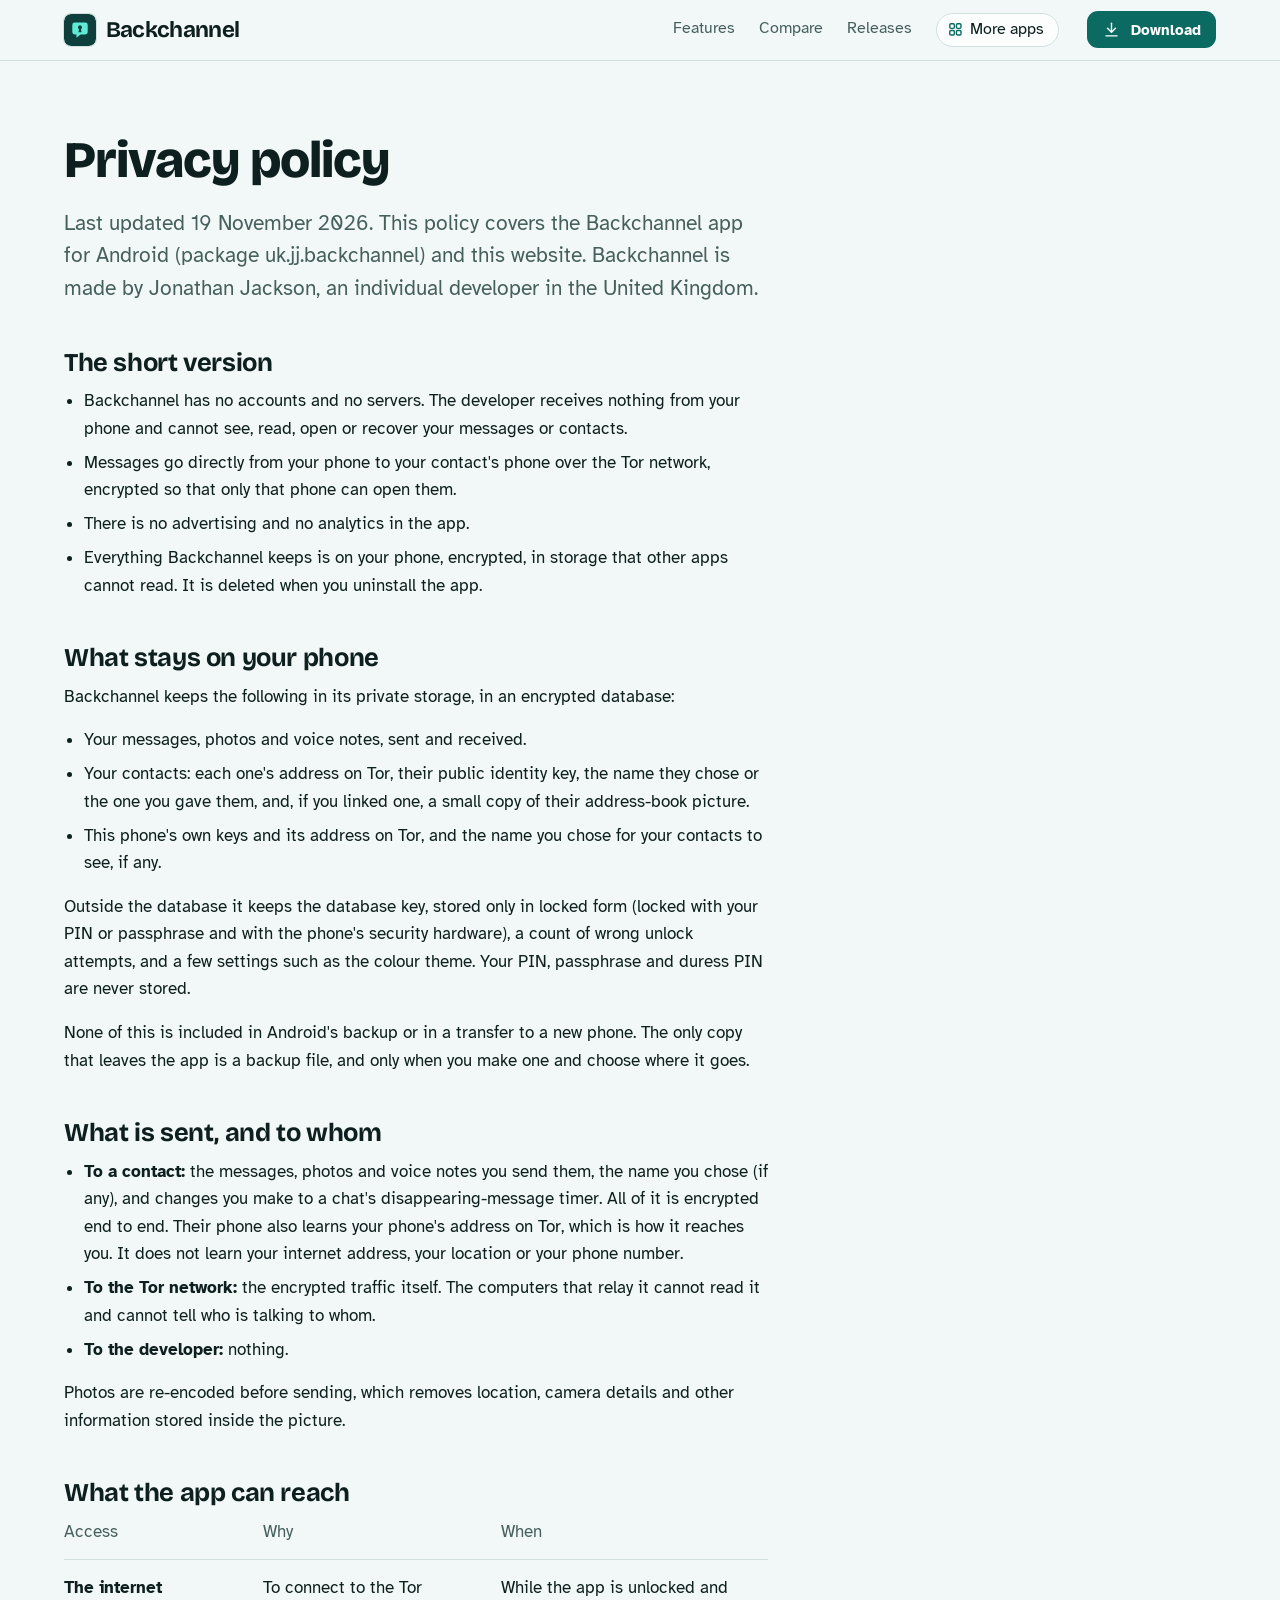
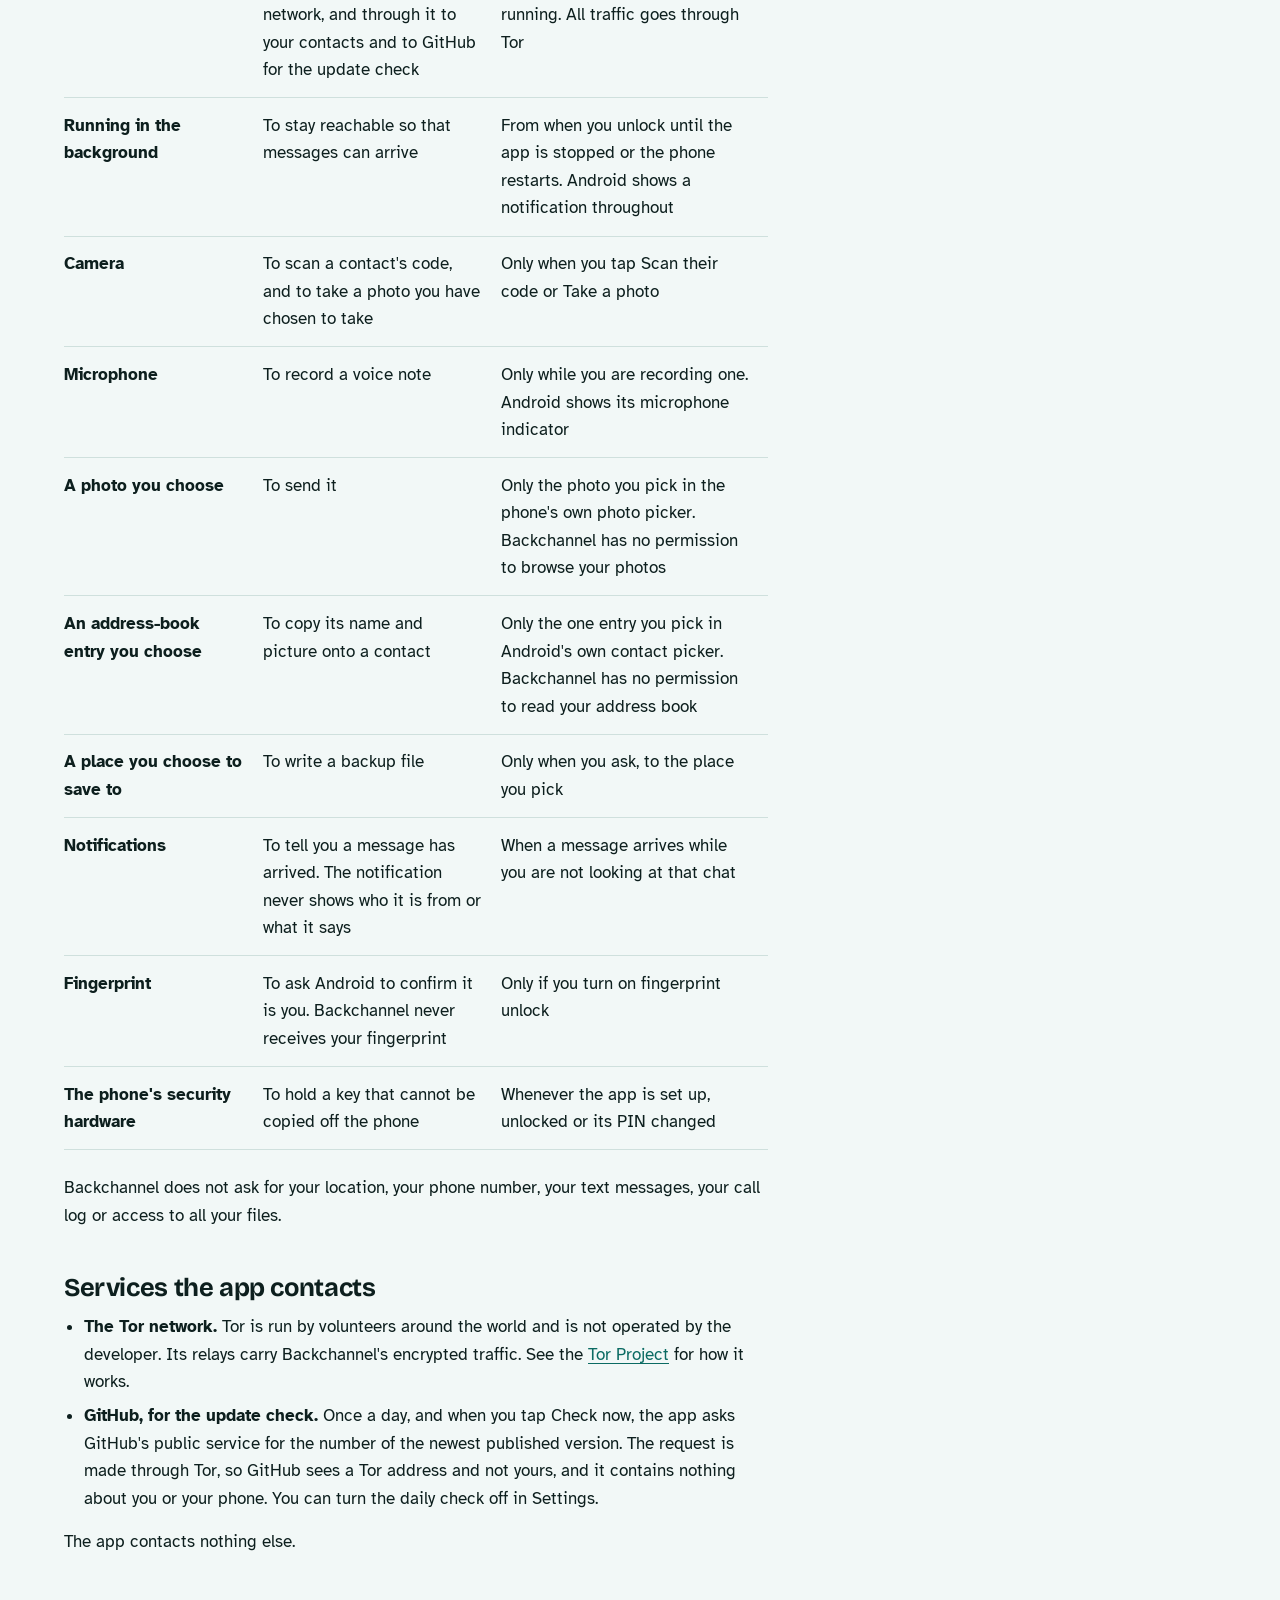
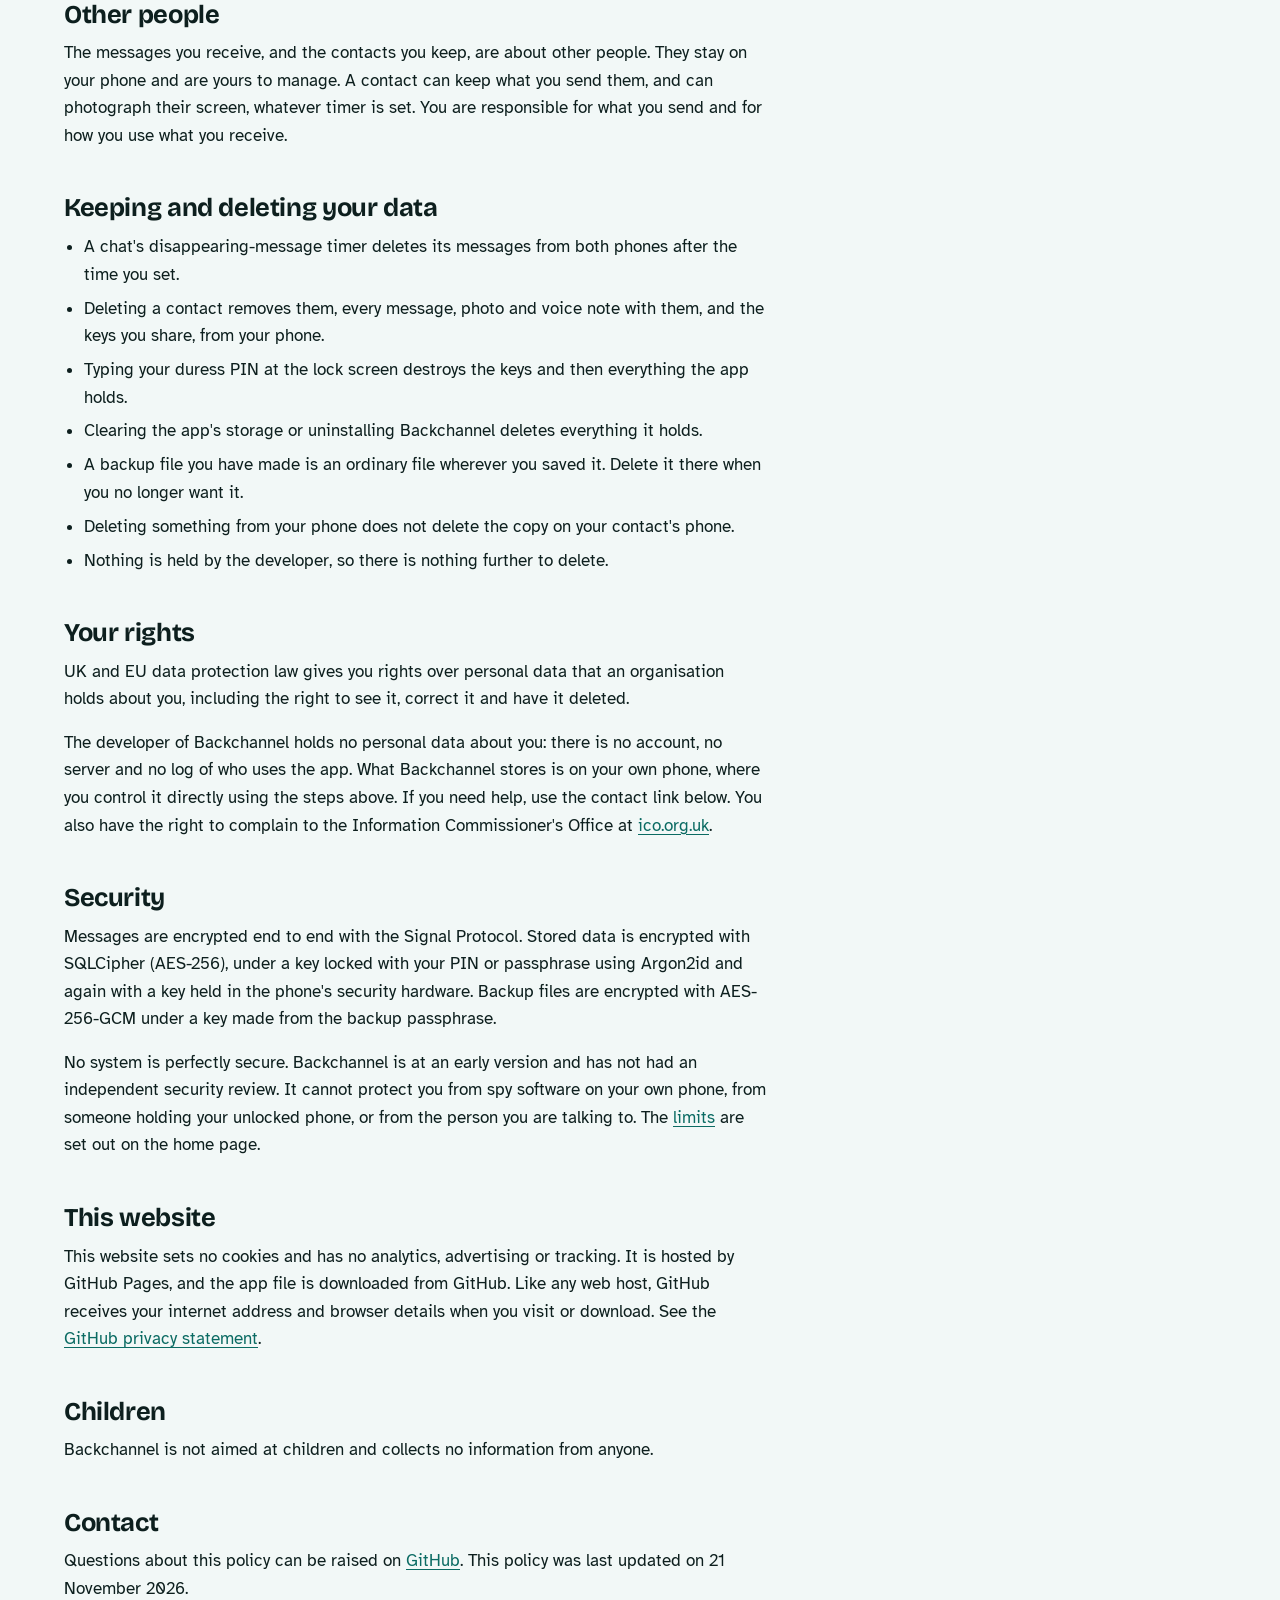
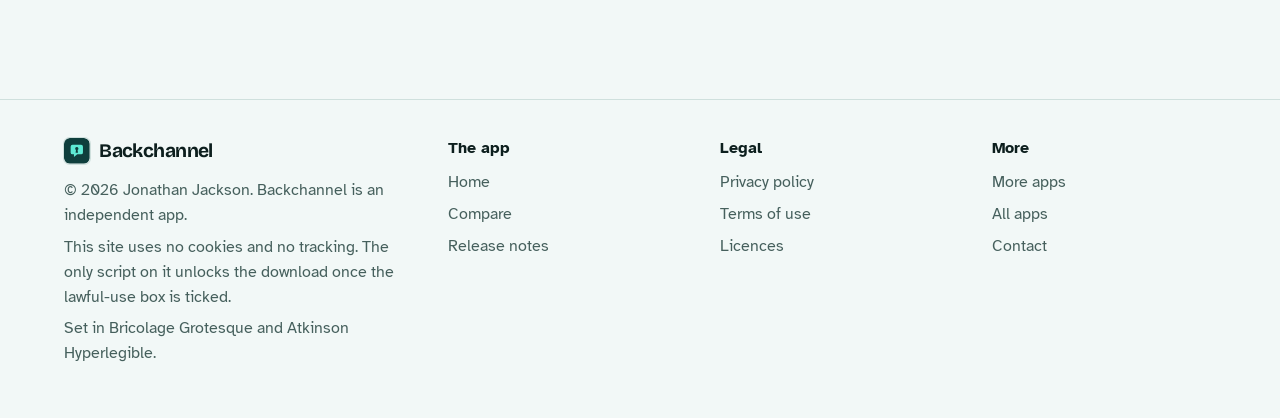
<file: privacy.html>
<!DOCTYPE html>
<html lang="en-GB">
<head>
<meta charset="utf-8">
<meta name="viewport" content="width=device-width, initial-scale=1">
<title>Backchannel privacy policy</title>
<meta name="description" content="What Backchannel does with your information: in short, it stays on your phone.">
<meta name="author" content="Jonathan Jackson">
<link rel="canonical" href="https://customgpter.github.io/backchannel/privacy.html">
<meta name="theme-color" content="#f2f8f7" media="(prefers-color-scheme: light)">
<meta name="theme-color" content="#0b1113" media="(prefers-color-scheme: dark)">
<meta property="og:type" content="website">
<meta property="og:site_name" content="Backchannel">
<meta property="og:title" content="Backchannel privacy policy">
<meta property="og:description" content="What Backchannel does with your information: in short, it stays on your phone.">
<meta property="og:url" content="https://customgpter.github.io/backchannel/privacy.html">
<meta property="og:image" content="https://customgpter.github.io/backchannel/assets/og.png">
<meta property="og:image:width" content="1200">
<meta property="og:image:height" content="630">
<meta property="og:image:alt" content="A Backchannel chat between two phones, delivered over Tor">
<meta property="og:locale" content="en_GB">
<meta name="twitter:card" content="summary_large_image">
<link rel="icon" href="./assets/favicon.svg" type="image/svg+xml">
<link rel="apple-touch-icon" href="./assets/apple-touch-icon.png">
<link rel="preload" href="./assets/fonts/bricolage-grotesque-latin.woff2" as="font" type="font/woff2" crossorigin>
<link rel="preload" href="./assets/fonts/atkinson-hyperlegible-latin-400-normal.woff2" as="font" type="font/woff2" crossorigin>
<link rel="stylesheet" href="./assets/site.css?v=1">
<link rel="stylesheet" href="./assets/house.css?v=1">
<link rel="stylesheet" href="./assets/apps-list.css?v=1">
<script src="./assets/apps-list.js?v=1" defer></script>
</head>
<body>
<a class="skip" href="#main">Skip to content</a>
<header class="masthead">
<div class="wrap">
<a class="brand" href="./" aria-label="Backchannel home"><svg viewBox="0 0 108 108" aria-hidden="true"><rect width="108" height="108" rx="24" fill="#0f3f3d"/><g transform="translate(0 -3)"><path fill="#5eead4" fill-rule="evenodd" d="M36 32h36a8 8 0 0 1 8 8v24a8 8 0 0 1-8 8H56L42 83V72h-6a8 8 0 0 1-8-8V40a8 8 0 0 1 8-8zM54 41a7 7 0 0 0-3.400 13.100L49 65h10l-1.600-10.900A7 7 0 0 0 54 41z"/></g></svg><span>Backchannel</span></a>
<nav aria-label="Main"><ul><li><a href="./#features">Features</a></li><li><a href="./compare.html">Compare</a></li><li><a href="./releases.html">Releases</a></li><li><a class="more-apps" href="./more-apps.html"><svg class="ico" viewBox="0 0 24 24" aria-hidden="true"><rect x="4" y="4" width="6.5" height="6.5" rx="1.6"/><rect x="13.5" y="4" width="6.5" height="6.5" rx="1.6"/><rect x="4" y="13.5" width="6.5" height="6.5" rx="1.6"/><rect x="13.5" y="13.5" width="6.5" height="6.5" rx="1.6"/></svg>More apps</a></li></ul></nav>
<a class="button small" href="./#download"><svg class="ico" viewBox="0 0 24 24" aria-hidden="true"><path d="M12 4v11"/><path d="M7 10.5l5 5 5-5"/><path d="M5 20h14"/></svg>Download</a>
</div>
</header>
<main id="main" class="doc">
<div class="wrap">
<div class="measure">
<h1>Privacy policy</h1>
<p class="lede">Last updated 19 November 2026. This policy covers the Backchannel app for Android (package uk.jj.backchannel) and this website. Backchannel is made by Jonathan Jackson, an individual developer in the United Kingdom.</p>
<h2 id="short">The short version</h2><ul>
<li>Backchannel has no accounts and no servers. The developer receives nothing from your phone and cannot see, read, open or recover your messages or contacts.</li>
<li>Messages go directly from your phone to your contact's phone over the Tor network, encrypted so that only that phone can open them.</li>
<li>There is no advertising and no analytics in the app.</li>
<li>Everything Backchannel keeps is on your phone, encrypted, in storage that other apps cannot read. It is deleted when you uninstall the app.</li>
</ul><h2 id="stays">What stays on your phone</h2><p>Backchannel keeps the following in its private storage, in an encrypted database:</p>
<ul>
<li>Your messages, photos and voice notes, sent and received.</li>
<li>Your contacts: each one's address on Tor, their public identity key, the name they chose or the one you gave them, and, if you linked one, a small copy of their address-book picture.</li>
<li>This phone's own keys and its address on Tor, and the name you chose for your contacts to see, if any.</li>
</ul>
<p>Outside the database it keeps the database key, stored only in locked form (locked with your PIN or passphrase and with the phone's security hardware), a count of wrong unlock attempts, and a few settings such as the colour theme. Your PIN, passphrase and duress PIN are never stored.</p>
<p>None of this is included in Android's backup or in a transfer to a new phone. The only copy that leaves the app is a backup file, and only when you make one and choose where it goes.</p><h2 id="sent">What is sent, and to whom</h2><ul>
<li><strong>To a contact:</strong> the messages, photos and voice notes you send them, the name you chose (if any), and changes you make to a chat's disappearing-message timer. All of it is encrypted end to end. Their phone also learns your phone's address on Tor, which is how it reaches you. It does not learn your internet address, your location or your phone number.</li>
<li><strong>To the Tor network:</strong> the encrypted traffic itself. The computers that relay it cannot read it and cannot tell who is talking to whom.</li>
<li><strong>To the developer:</strong> nothing.</li>
</ul>
<p>Photos are re-encoded before sending, which removes location, camera details and other information stored inside the picture.</p><h2 id="reach">What the app can reach</h2><table>
<thead><tr><th scope="col">Access</th><th scope="col">Why</th><th scope="col">When</th></tr></thead>
<tbody>
<tr><th scope="row">The internet</th><td>To connect to the Tor network, and through it to your contacts and to GitHub for the update check</td><td>While the app is unlocked and running. All traffic goes through Tor</td></tr>
<tr><th scope="row">Running in the background</th><td>To stay reachable so that messages can arrive</td><td>From when you unlock until the app is stopped or the phone restarts. Android shows a notification throughout</td></tr>
<tr><th scope="row">Camera</th><td>To scan a contact's code, and to take a photo you have chosen to take</td><td>Only when you tap Scan their code or Take a photo</td></tr>
<tr><th scope="row">Microphone</th><td>To record a voice note</td><td>Only while you are recording one. Android shows its microphone indicator</td></tr>
<tr><th scope="row">A photo you choose</th><td>To send it</td><td>Only the photo you pick in the phone's own photo picker. Backchannel has no permission to browse your photos</td></tr>
<tr><th scope="row">An address-book entry you choose</th><td>To copy its name and picture onto a contact</td><td>Only the one entry you pick in Android's own contact picker. Backchannel has no permission to read your address book</td></tr>
<tr><th scope="row">A place you choose to save to</th><td>To write a backup file</td><td>Only when you ask, to the place you pick</td></tr>
<tr><th scope="row">Notifications</th><td>To tell you a message has arrived. The notification never shows who it is from or what it says</td><td>When a message arrives while you are not looking at that chat</td></tr>
<tr><th scope="row">Fingerprint</th><td>To ask Android to confirm it is you. Backchannel never receives your fingerprint</td><td>Only if you turn on fingerprint unlock</td></tr>
<tr><th scope="row">The phone's security hardware</th><td>To hold a key that cannot be copied off the phone</td><td>Whenever the app is set up, unlocked or its PIN changed</td></tr>
</tbody>
</table>
<p class="after-table">Backchannel does not ask for your location, your phone number, your text messages, your call log or access to all your files.</p><h2 id="services">Services the app contacts</h2><ul>
<li><strong>The Tor network.</strong> Tor is run by volunteers around the world and is not operated by the developer. Its relays carry Backchannel's encrypted traffic. See the <a href="https://www.torproject.org/">Tor Project</a> for how it works.</li>
<li><strong>GitHub, for the update check.</strong> Once a day, and when you tap Check now, the app asks GitHub's public service for the number of the newest published version. The request is made through Tor, so GitHub sees a Tor address and not yours, and it contains nothing about you or your phone. You can turn the daily check off in Settings.</li>
</ul>
<p>The app contacts nothing else.</p><h2 id="others">Other people</h2><p>The messages you receive, and the contacts you keep, are about other people. They stay on your phone and are yours to manage. A contact can keep what you send them, and can photograph their screen, whatever timer is set. You are responsible for what you send and for how you use what you receive.</p><h2 id="deleting">Keeping and deleting your data</h2><ul>
<li>A chat's disappearing-message timer deletes its messages from both phones after the time you set.</li>
<li>Deleting a contact removes them, every message, photo and voice note with them, and the keys you share, from your phone.</li>
<li>Typing your duress PIN at the lock screen destroys the keys and then everything the app holds.</li>
<li>Clearing the app's storage or uninstalling Backchannel deletes everything it holds.</li>
<li>A backup file you have made is an ordinary file wherever you saved it. Delete it there when you no longer want it.</li>
<li>Deleting something from your phone does not delete the copy on your contact's phone.</li>
<li>Nothing is held by the developer, so there is nothing further to delete.</li>
</ul><h2 id="rights">Your rights</h2><p>UK and EU data protection law gives you rights over personal data that an organisation holds about you, including the right to see it, correct it and have it deleted.</p>
<p>The developer of Backchannel holds no personal data about you: there is no account, no server and no log of who uses the app. What Backchannel stores is on your own phone, where you control it directly using the steps above. If you need help, use the contact link below. You also have the right to complain to the Information Commissioner's Office at <a href="https://ico.org.uk/">ico.org.uk</a>.</p><h2 id="security">Security</h2><p>Messages are encrypted end to end with the Signal Protocol. Stored data is encrypted with SQLCipher (AES-256), under a key locked with your PIN or passphrase using Argon2id and again with a key held in the phone's security hardware. Backup files are encrypted with AES-256-GCM under a key made from the backup passphrase.</p>
<p>No system is perfectly secure. Backchannel is at an early version and has not had an independent security review. It cannot protect you from spy software on your own phone, from someone holding your unlocked phone, or from the person you are talking to. The <a href="./#limits">limits</a> are set out on the home page.</p><h2 id="website">This website</h2><p>This website sets no cookies and has no analytics, advertising or tracking. It is hosted by GitHub Pages, and the app file is downloaded from GitHub. Like any web host, GitHub receives your internet address and browser details when you visit or download. See the <a href="https://docs.github.com/en/site-policy/privacy-policies/github-general-privacy-statement">GitHub privacy statement</a>.</p><h2 id="children">Children</h2><p>Backchannel is not aimed at children and collects no information from anyone.</p>
<h2 id="contact">Contact</h2>
<p>Questions about this policy can be raised on <a href="https://github.com/CustomGPTer/backchannel/issues">GitHub</a>. This policy was last updated on 21 November 2026.</p>
</div>
</div>
</main>
<footer class="colophon">
<div class="wrap">
<div>
<a class="brand" href="./" aria-label="Backchannel home"><svg viewBox="0 0 108 108" aria-hidden="true"><rect width="108" height="108" rx="24" fill="#0f3f3d"/><g transform="translate(0 -3)"><path fill="#5eead4" fill-rule="evenodd" d="M36 32h36a8 8 0 0 1 8 8v24a8 8 0 0 1-8 8H56L42 83V72h-6a8 8 0 0 1-8-8V40a8 8 0 0 1 8-8zM54 41a7 7 0 0 0-3.400 13.100L49 65h10l-1.600-10.900A7 7 0 0 0 54 41z"/></g></svg><span>Backchannel</span></a>
<p>&copy; 2026 Jonathan Jackson. Backchannel is an independent app.</p>
<p>This site uses no cookies and no tracking. The only script on it unlocks the download once the lawful-use box is ticked.</p>
<p>Set in Bricolage Grotesque and Atkinson Hyperlegible.</p>
</div>
<nav aria-label="The app"><h2>The app</h2><ul>
<li><a href="./">Home</a></li>
<li><a href="./compare.html">Compare</a></li>
<li><a href="./releases.html">Release notes</a></li>

</ul></nav>
<nav aria-label="Legal"><h2>Legal</h2><ul>
<li><a href="./privacy.html">Privacy policy</a></li>
<li><a href="./terms.html">Terms of use</a></li>
<li><a href="./licences.html">Licences</a></li>
</ul></nav>
<nav aria-label="More"><h2>More</h2><ul>
<li><a href="./more-apps.html">More apps</a></li>
<li><a href="https://customgpter.github.io/">All apps</a></li>
<li><a href="https://github.com/CustomGPTer/backchannel/issues">Contact</a></li>
</ul></nav>
</div>
</footer>
</body>
</html>
</file>
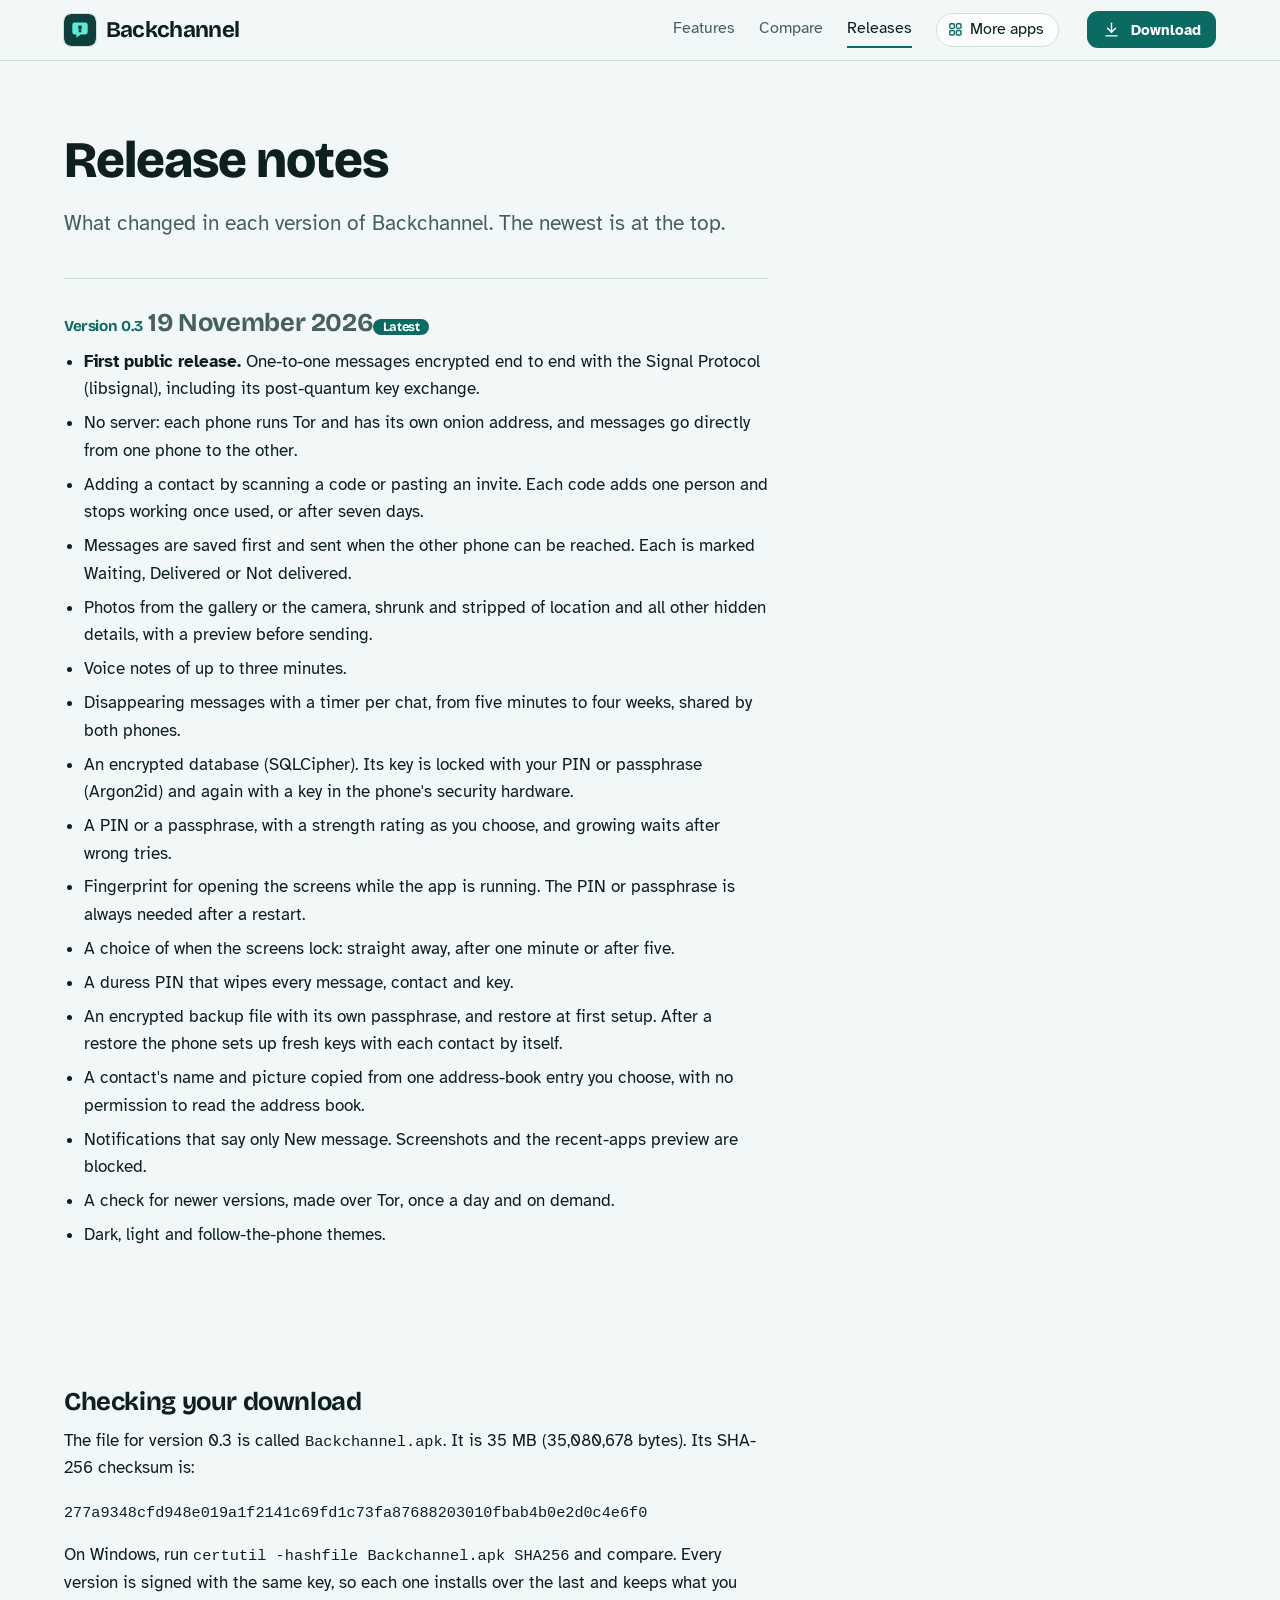
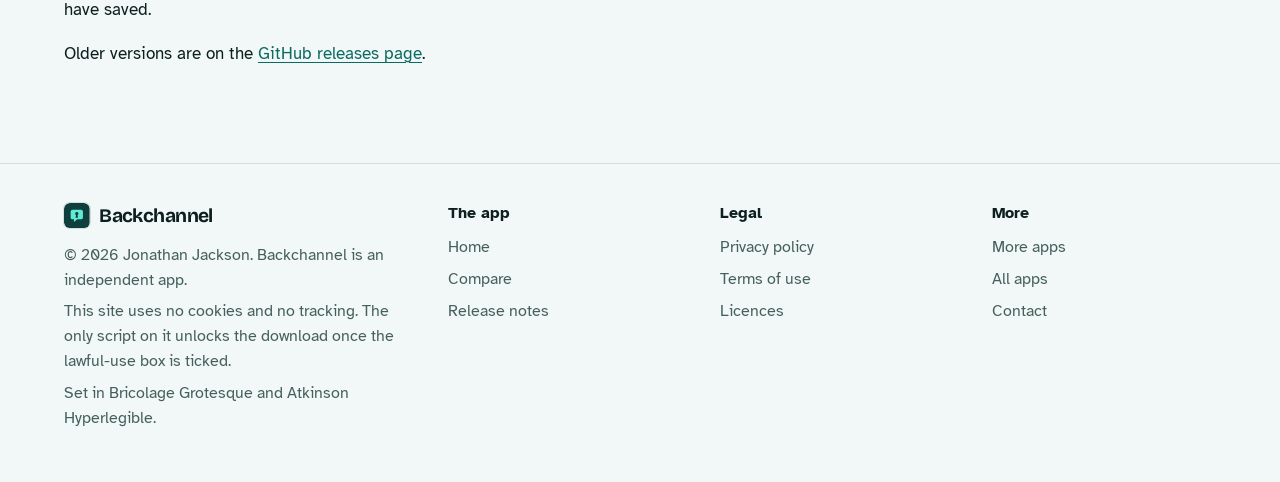
<file: releases.html>
<!DOCTYPE html>
<html lang="en-GB">
<head>
<meta charset="utf-8">
<meta name="viewport" content="width=device-width, initial-scale=1">
<title>Backchannel release notes</title>
<meta name="description" content="What changed in each version of Backchannel, with the file size and checksum to check your download.">
<meta name="author" content="Jonathan Jackson">
<link rel="canonical" href="https://customgpter.github.io/backchannel/releases.html">
<meta name="theme-color" content="#f2f8f7" media="(prefers-color-scheme: light)">
<meta name="theme-color" content="#0b1113" media="(prefers-color-scheme: dark)">
<meta property="og:type" content="website">
<meta property="og:site_name" content="Backchannel">
<meta property="og:title" content="Backchannel release notes">
<meta property="og:description" content="What changed in each version of Backchannel, with the file size and checksum to check your download.">
<meta property="og:url" content="https://customgpter.github.io/backchannel/releases.html">
<meta property="og:image" content="https://customgpter.github.io/backchannel/assets/og.png">
<meta property="og:image:width" content="1200">
<meta property="og:image:height" content="630">
<meta property="og:image:alt" content="A Backchannel chat between two phones, delivered over Tor">
<meta property="og:locale" content="en_GB">
<meta name="twitter:card" content="summary_large_image">
<link rel="icon" href="./assets/favicon.svg" type="image/svg+xml">
<link rel="apple-touch-icon" href="./assets/apple-touch-icon.png">
<link rel="preload" href="./assets/fonts/bricolage-grotesque-latin.woff2" as="font" type="font/woff2" crossorigin>
<link rel="preload" href="./assets/fonts/atkinson-hyperlegible-latin-400-normal.woff2" as="font" type="font/woff2" crossorigin>
<link rel="stylesheet" href="./assets/site.css?v=1">
<link rel="stylesheet" href="./assets/house.css?v=1">
<link rel="stylesheet" href="./assets/apps-list.css?v=1">
<script src="./assets/apps-list.js?v=1" defer></script>
</head>
<body>
<a class="skip" href="#main">Skip to content</a>
<header class="masthead">
<div class="wrap">
<a class="brand" href="./" aria-label="Backchannel home"><svg viewBox="0 0 108 108" aria-hidden="true"><rect width="108" height="108" rx="24" fill="#0f3f3d"/><g transform="translate(0 -3)"><path fill="#5eead4" fill-rule="evenodd" d="M36 32h36a8 8 0 0 1 8 8v24a8 8 0 0 1-8 8H56L42 83V72h-6a8 8 0 0 1-8-8V40a8 8 0 0 1 8-8zM54 41a7 7 0 0 0-3.400 13.100L49 65h10l-1.600-10.900A7 7 0 0 0 54 41z"/></g></svg><span>Backchannel</span></a>
<nav aria-label="Main"><ul><li><a href="./#features">Features</a></li><li><a href="./compare.html">Compare</a></li><li><a href="./releases.html" aria-current="page">Releases</a></li><li><a class="more-apps" href="./more-apps.html"><svg class="ico" viewBox="0 0 24 24" aria-hidden="true"><rect x="4" y="4" width="6.5" height="6.5" rx="1.6"/><rect x="13.5" y="4" width="6.5" height="6.5" rx="1.6"/><rect x="4" y="13.5" width="6.5" height="6.5" rx="1.6"/><rect x="13.5" y="13.5" width="6.5" height="6.5" rx="1.6"/></svg>More apps</a></li></ul></nav>
<a class="button small" href="./#download"><svg class="ico" viewBox="0 0 24 24" aria-hidden="true"><path d="M12 4v11"/><path d="M7 10.5l5 5 5-5"/><path d="M5 20h14"/></svg>Download</a>
</div>
</header>
<main id="main" class="doc">
<div class="wrap">
<div class="measure">
<h1>Release notes</h1>
<p class="lede">What changed in each version of Backchannel. The newest is at the top.</p>
<section class="release" id="v0.3"><h2><span class="ver">Version 0.3</span> <span class="when">19 November 2026</span><span class="tag">Latest</span></h2><ul><li><b>First public release.</b> One-to-one messages encrypted end to end with the Signal Protocol (libsignal), including its post-quantum key exchange.</li><li>No server: each phone runs Tor and has its own onion address, and messages go directly from one phone to the other.</li><li>Adding a contact by scanning a code or pasting an invite. Each code adds one person and stops working once used, or after seven days.</li><li>Messages are saved first and sent when the other phone can be reached. Each is marked Waiting, Delivered or Not delivered.</li><li>Photos from the gallery or the camera, shrunk and stripped of location and all other hidden details, with a preview before sending.</li><li>Voice notes of up to three minutes.</li><li>Disappearing messages with a timer per chat, from five minutes to four weeks, shared by both phones.</li><li>An encrypted database (SQLCipher). Its key is locked with your PIN or passphrase (Argon2id) and again with a key in the phone's security hardware.</li><li>A PIN or a passphrase, with a strength rating as you choose, and growing waits after wrong tries.</li><li>Fingerprint for opening the screens while the app is running. The PIN or passphrase is always needed after a restart.</li><li>A choice of when the screens lock: straight away, after one minute or after five.</li><li>A duress PIN that wipes every message, contact and key.</li><li>An encrypted backup file with its own passphrase, and restore at first setup. After a restore the phone sets up fresh keys with each contact by itself.</li><li>A contact's name and picture copied from one address-book entry you choose, with no permission to read the address book.</li><li>Notifications that say only New message. Screenshots and the recent-apps preview are blocked.</li><li>A check for newer versions, made over Tor, once a day and on demand.</li><li>Dark, light and follow-the-phone themes.</li></ul></section>
<h2 id="checking">Checking your download</h2>
<p>The file for version 0.3 is called <code>Backchannel.apk</code>. It is 35 MB (35,080,678 bytes). Its SHA-256 checksum is:</p>
<p><code class="sum">277a9348cfd948e019a1f2141c69fd1c73fa87688203010fbab4b0e2d0c4e6f0</code></p>
<p>On Windows, run <code>certutil -hashfile Backchannel.apk SHA256</code> and compare. Every version is signed with the same key, so each one installs over the last and keeps what you have saved.</p>
<p>Older versions are on the <a href="https://github.com/CustomGPTer/backchannel/releases">GitHub releases page</a>.</p>
</div>
</div>
</main>
<footer class="colophon">
<div class="wrap">
<div>
<a class="brand" href="./" aria-label="Backchannel home"><svg viewBox="0 0 108 108" aria-hidden="true"><rect width="108" height="108" rx="24" fill="#0f3f3d"/><g transform="translate(0 -3)"><path fill="#5eead4" fill-rule="evenodd" d="M36 32h36a8 8 0 0 1 8 8v24a8 8 0 0 1-8 8H56L42 83V72h-6a8 8 0 0 1-8-8V40a8 8 0 0 1 8-8zM54 41a7 7 0 0 0-3.400 13.100L49 65h10l-1.600-10.900A7 7 0 0 0 54 41z"/></g></svg><span>Backchannel</span></a>
<p>&copy; 2026 Jonathan Jackson. Backchannel is an independent app.</p>
<p>This site uses no cookies and no tracking. The only script on it unlocks the download once the lawful-use box is ticked.</p>
<p>Set in Bricolage Grotesque and Atkinson Hyperlegible.</p>
</div>
<nav aria-label="The app"><h2>The app</h2><ul>
<li><a href="./">Home</a></li>
<li><a href="./compare.html">Compare</a></li>
<li><a href="./releases.html">Release notes</a></li>

</ul></nav>
<nav aria-label="Legal"><h2>Legal</h2><ul>
<li><a href="./privacy.html">Privacy policy</a></li>
<li><a href="./terms.html">Terms of use</a></li>
<li><a href="./licences.html">Licences</a></li>
</ul></nav>
<nav aria-label="More"><h2>More</h2><ul>
<li><a href="./more-apps.html">More apps</a></li>
<li><a href="https://customgpter.github.io/">All apps</a></li>
<li><a href="https://github.com/CustomGPTer/backchannel/issues">Contact</a></li>
</ul></nav>
</div>
</footer>
</body>
</html>
</file>
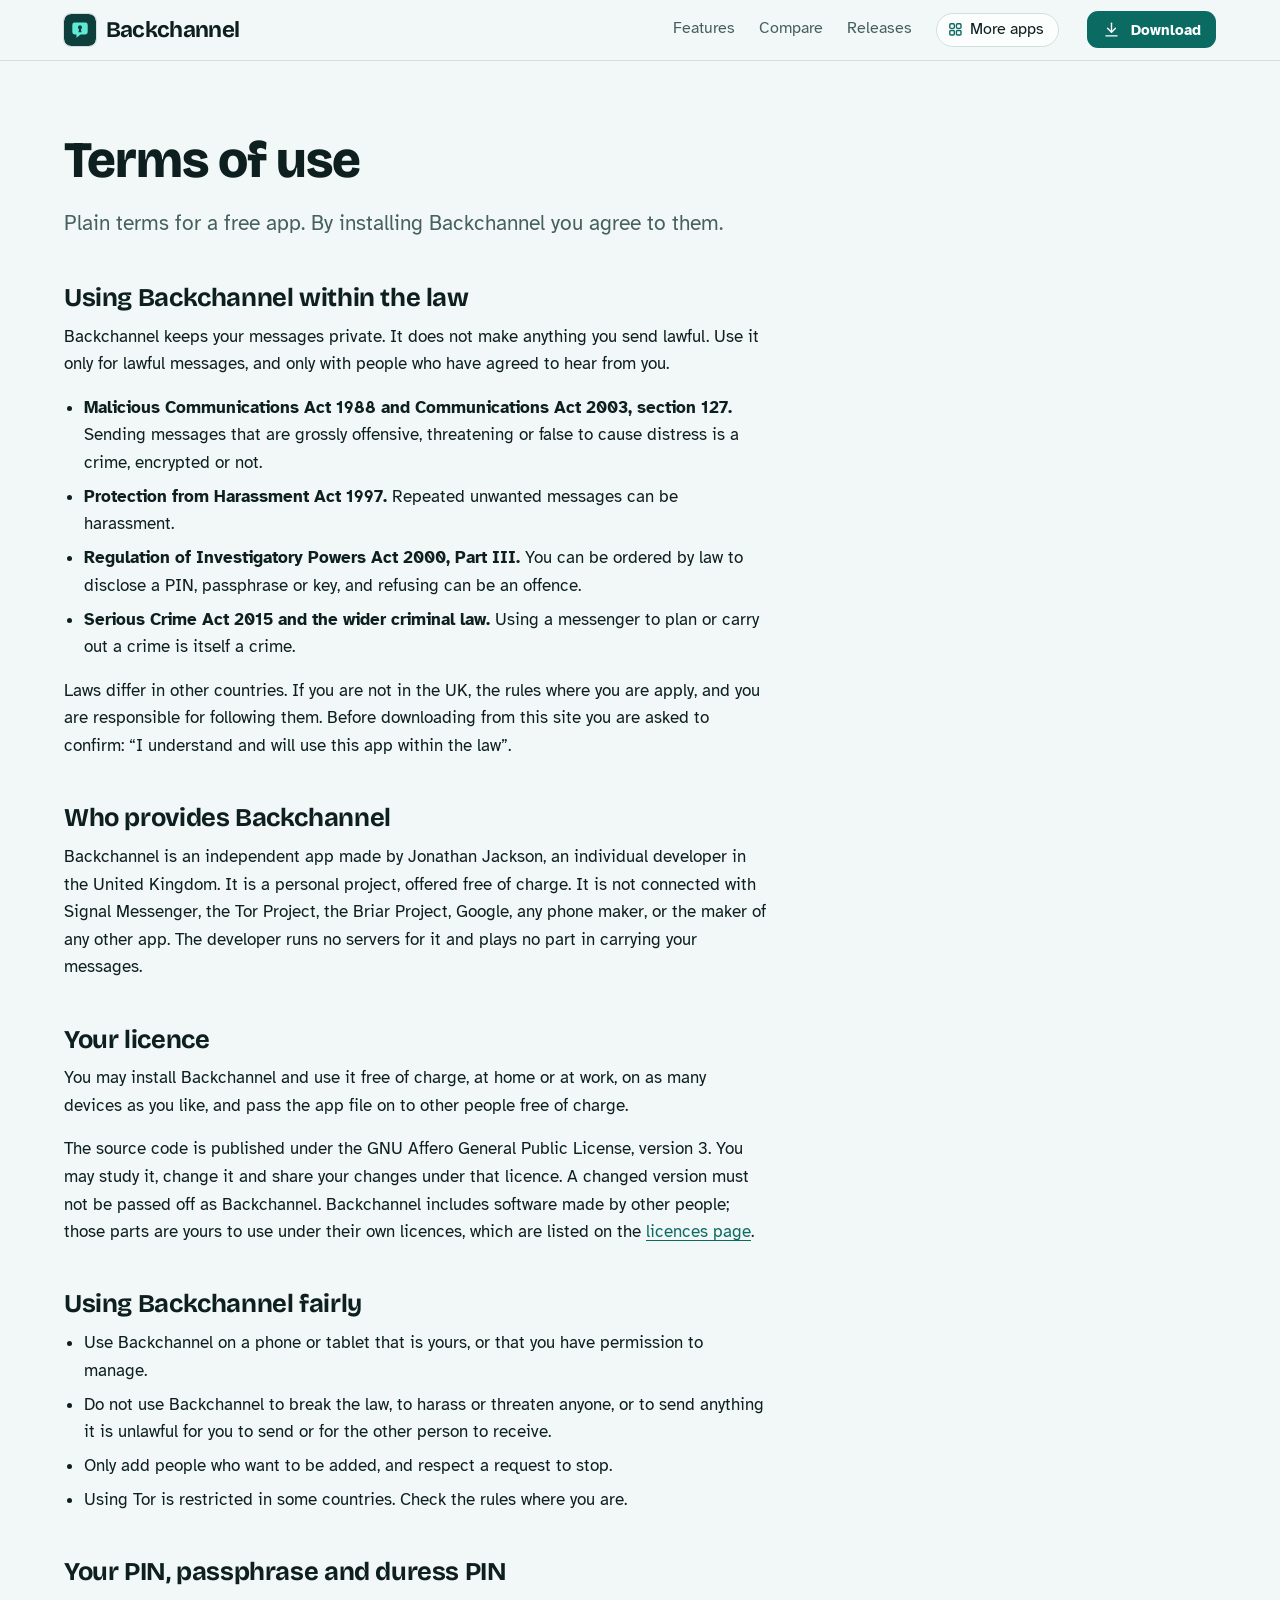
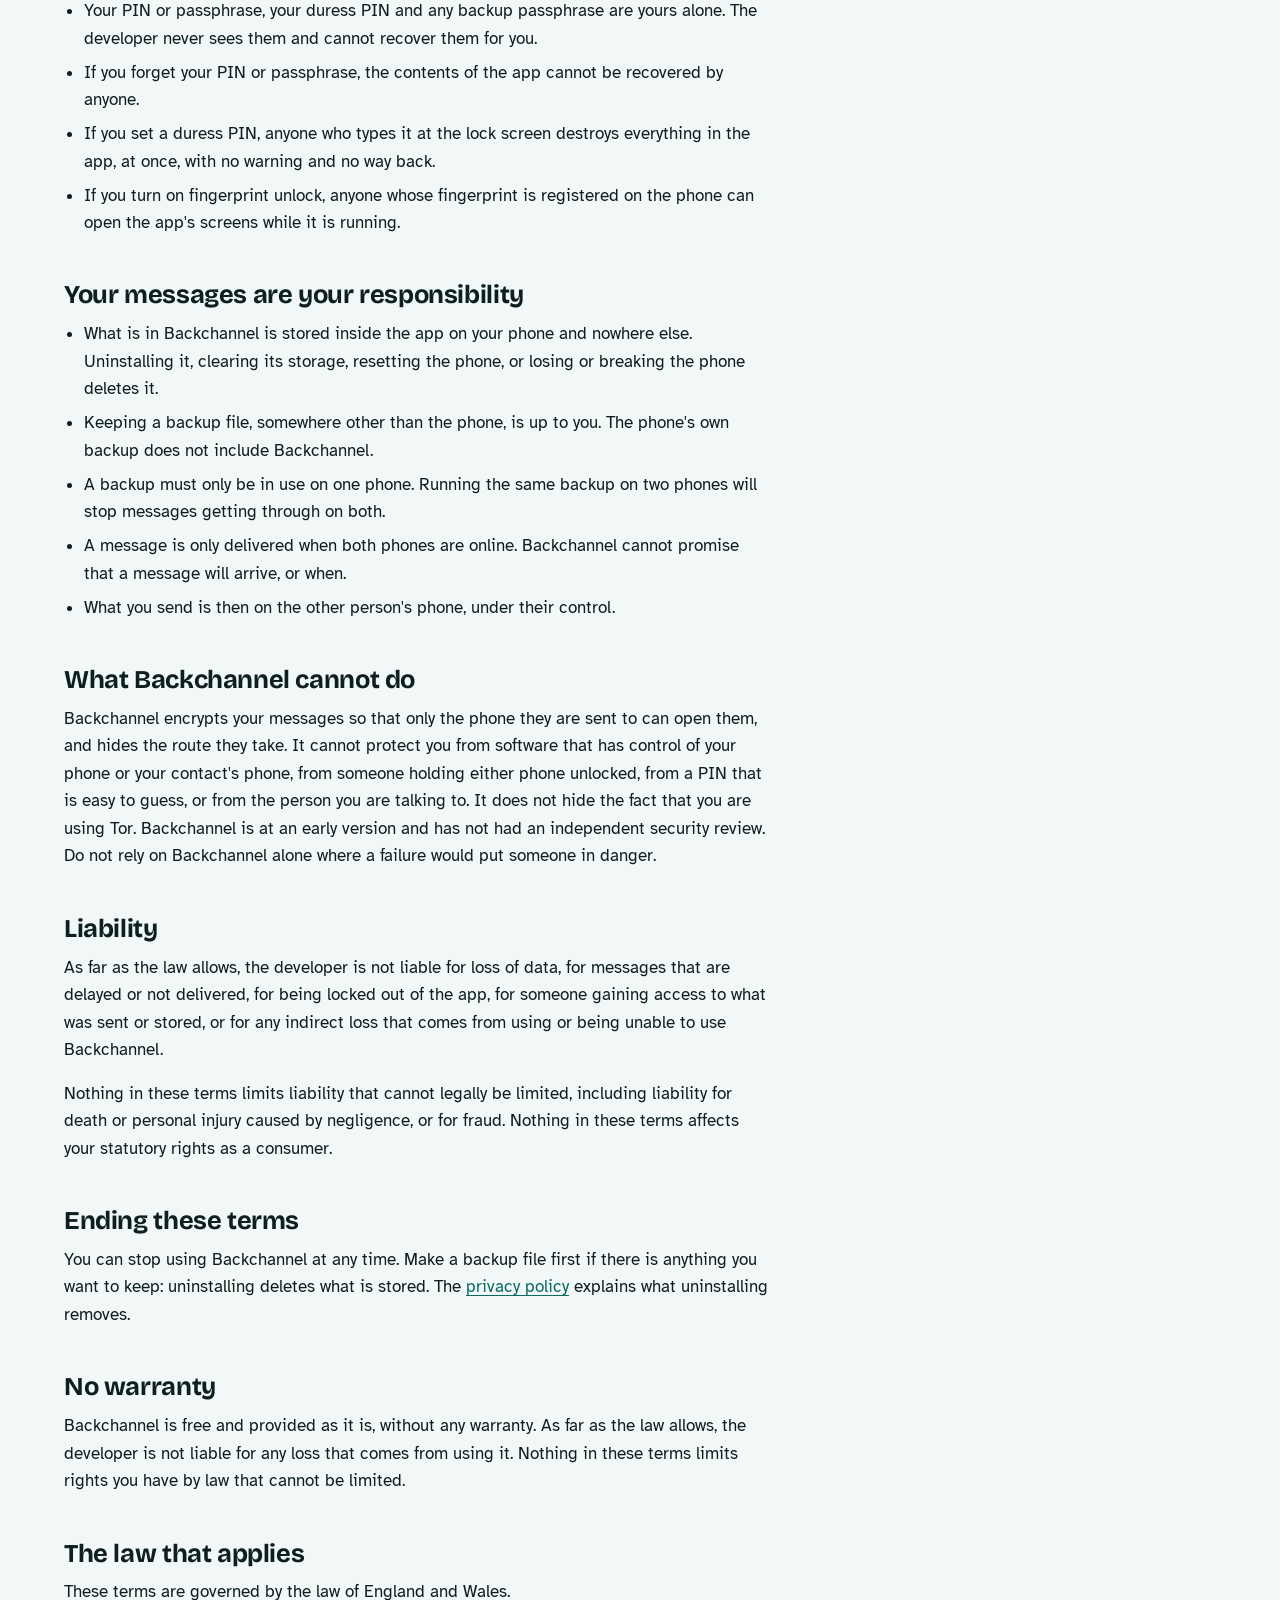
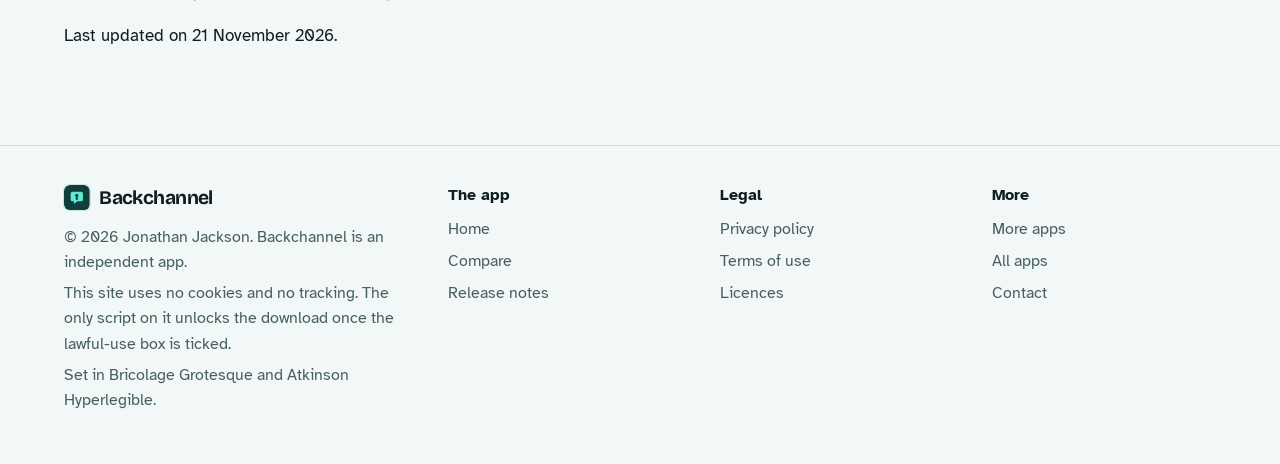
<file: terms.html>
<!DOCTYPE html>
<html lang="en-GB">
<head>
<meta charset="utf-8">
<meta name="viewport" content="width=device-width, initial-scale=1">
<title>Backchannel terms of use</title>
<meta name="description" content="The terms for using Backchannel, including using it within the law.">
<meta name="author" content="Jonathan Jackson">
<link rel="canonical" href="https://customgpter.github.io/backchannel/terms.html">
<meta name="theme-color" content="#f2f8f7" media="(prefers-color-scheme: light)">
<meta name="theme-color" content="#0b1113" media="(prefers-color-scheme: dark)">
<meta property="og:type" content="website">
<meta property="og:site_name" content="Backchannel">
<meta property="og:title" content="Backchannel terms of use">
<meta property="og:description" content="The terms for using Backchannel, including using it within the law.">
<meta property="og:url" content="https://customgpter.github.io/backchannel/terms.html">
<meta property="og:image" content="https://customgpter.github.io/backchannel/assets/og.png">
<meta property="og:image:width" content="1200">
<meta property="og:image:height" content="630">
<meta property="og:image:alt" content="A Backchannel chat between two phones, delivered over Tor">
<meta property="og:locale" content="en_GB">
<meta name="twitter:card" content="summary_large_image">
<link rel="icon" href="./assets/favicon.svg" type="image/svg+xml">
<link rel="apple-touch-icon" href="./assets/apple-touch-icon.png">
<link rel="preload" href="./assets/fonts/bricolage-grotesque-latin.woff2" as="font" type="font/woff2" crossorigin>
<link rel="preload" href="./assets/fonts/atkinson-hyperlegible-latin-400-normal.woff2" as="font" type="font/woff2" crossorigin>
<link rel="stylesheet" href="./assets/site.css?v=1">
<link rel="stylesheet" href="./assets/house.css?v=1">
<link rel="stylesheet" href="./assets/apps-list.css?v=1">
<script src="./assets/apps-list.js?v=1" defer></script>
</head>
<body>
<a class="skip" href="#main">Skip to content</a>
<header class="masthead">
<div class="wrap">
<a class="brand" href="./" aria-label="Backchannel home"><svg viewBox="0 0 108 108" aria-hidden="true"><rect width="108" height="108" rx="24" fill="#0f3f3d"/><g transform="translate(0 -3)"><path fill="#5eead4" fill-rule="evenodd" d="M36 32h36a8 8 0 0 1 8 8v24a8 8 0 0 1-8 8H56L42 83V72h-6a8 8 0 0 1-8-8V40a8 8 0 0 1 8-8zM54 41a7 7 0 0 0-3.400 13.100L49 65h10l-1.600-10.900A7 7 0 0 0 54 41z"/></g></svg><span>Backchannel</span></a>
<nav aria-label="Main"><ul><li><a href="./#features">Features</a></li><li><a href="./compare.html">Compare</a></li><li><a href="./releases.html">Releases</a></li><li><a class="more-apps" href="./more-apps.html"><svg class="ico" viewBox="0 0 24 24" aria-hidden="true"><rect x="4" y="4" width="6.5" height="6.5" rx="1.6"/><rect x="13.5" y="4" width="6.5" height="6.5" rx="1.6"/><rect x="4" y="13.5" width="6.5" height="6.5" rx="1.6"/><rect x="13.5" y="13.5" width="6.5" height="6.5" rx="1.6"/></svg>More apps</a></li></ul></nav>
<a class="button small" href="./#download"><svg class="ico" viewBox="0 0 24 24" aria-hidden="true"><path d="M12 4v11"/><path d="M7 10.5l5 5 5-5"/><path d="M5 20h14"/></svg>Download</a>
</div>
</header>
<main id="main" class="doc">
<div class="wrap">
<div class="measure">
<h1>Terms of use</h1>
<p class="lede">Plain terms for a free app. By installing Backchannel you agree to them.</p>
<h2 id="law">Using Backchannel within the law</h2><p>Backchannel keeps your messages private. It does not make anything you send lawful. Use it only for lawful messages, and only with people who have agreed to hear from you.</p><ul><li><b>Malicious Communications Act 1988 and Communications Act 2003, section 127.</b> Sending messages that are grossly offensive, threatening or false to cause distress is a crime, encrypted or not.</li><li><b>Protection from Harassment Act 1997.</b> Repeated unwanted messages can be harassment.</li><li><b>Regulation of Investigatory Powers Act 2000, Part III.</b> You can be ordered by law to disclose a PIN, passphrase or key, and refusing can be an offence.</li><li><b>Serious Crime Act 2015 and the wider criminal law.</b> Using a messenger to plan or carry out a crime is itself a crime.</li></ul><p>Laws differ in other countries. If you are not in the UK, the rules where you are apply, and you are responsible for following them. Before downloading from this site you are asked to confirm: &ldquo;I understand and will use this app within the law&rdquo;.</p><h2 id="who">Who provides Backchannel</h2><p>Backchannel is an independent app made by Jonathan Jackson, an individual developer in the United Kingdom. It is a personal project, offered free of charge. It is not connected with Signal Messenger, the Tor Project, the Briar Project, Google, any phone maker, or the maker of any other app. The developer runs no servers for it and plays no part in carrying your messages.</p><h2 id="licence">Your licence</h2><p>You may install Backchannel and use it free of charge, at home or at work, on as many devices as you like, and pass the app file on to other people free of charge.</p>
<p>The source code is published under the GNU Affero General Public License, version 3. You may study it, change it and share your changes under that licence. A changed version must not be passed off as Backchannel. Backchannel includes software made by other people; those parts are yours to use under their own licences, which are listed on the <a href="licences.html">licences page</a>.</p><h2 id="fairly">Using Backchannel fairly</h2><ul>
<li>Use Backchannel on a phone or tablet that is yours, or that you have permission to manage.</li>
<li>Do not use Backchannel to break the law, to harass or threaten anyone, or to send anything it is unlawful for you to send or for the other person to receive.</li>
<li>Only add people who want to be added, and respect a request to stop.</li>
<li>Using Tor is restricted in some countries. Check the rules where you are.</li>
</ul><h2 id="keys">Your PIN, passphrase and duress PIN</h2><ul>
<li>Your PIN or passphrase, your duress PIN and any backup passphrase are yours alone. The developer never sees them and cannot recover them for you.</li>
<li>If you forget your PIN or passphrase, the contents of the app cannot be recovered by anyone.</li>
<li>If you set a duress PIN, anyone who types it at the lock screen destroys everything in the app, at once, with no warning and no way back.</li>
<li>If you turn on fingerprint unlock, anyone whose fingerprint is registered on the phone can open the app's screens while it is running.</li>
</ul><h2 id="data">Your messages are your responsibility</h2><ul>
<li>What is in Backchannel is stored inside the app on your phone and nowhere else. Uninstalling it, clearing its storage, resetting the phone, or losing or breaking the phone deletes it.</li>
<li>Keeping a backup file, somewhere other than the phone, is up to you. The phone's own backup does not include Backchannel.</li>
<li>A backup must only be in use on one phone. Running the same backup on two phones will stop messages getting through on both.</li>
<li>A message is only delivered when both phones are online. Backchannel cannot promise that a message will arrive, or when.</li>
<li>What you send is then on the other person's phone, under their control.</li>
</ul><h2 id="cannot">What Backchannel cannot do</h2><p>Backchannel encrypts your messages so that only the phone they are sent to can open them, and hides the route they take. It cannot protect you from software that has control of your phone or your contact's phone, from someone holding either phone unlocked, from a PIN that is easy to guess, or from the person you are talking to. It does not hide the fact that you are using Tor. Backchannel is at an early version and has not had an independent security review. Do not rely on Backchannel alone where a failure would put someone in danger.</p><h2 id="liability">Liability</h2><p>As far as the law allows, the developer is not liable for loss of data, for messages that are delayed or not delivered, for being locked out of the app, for someone gaining access to what was sent or stored, or for any indirect loss that comes from using or being unable to use Backchannel.</p>
<p>Nothing in these terms limits liability that cannot legally be limited, including liability for death or personal injury caused by negligence, or for fraud. Nothing in these terms affects your statutory rights as a consumer.</p><h2 id="ending">Ending these terms</h2><p>You can stop using Backchannel at any time. Make a backup file first if there is anything you want to keep: uninstalling deletes what is stored. The <a href="privacy.html">privacy policy</a> explains what uninstalling removes.</p>
<h2 id="no-warranty">No warranty</h2>
<p>Backchannel is free and provided as it is, without any warranty. As far as the law allows, the developer is not liable for any loss that comes from using it. Nothing in these terms limits rights you have by law that cannot be limited.</p>
<h2 id="governing">The law that applies</h2>
<p>These terms are governed by the law of England and Wales.</p>
<p>Last updated on 21 November 2026.</p>
</div>
</div>
</main>
<footer class="colophon">
<div class="wrap">
<div>
<a class="brand" href="./" aria-label="Backchannel home"><svg viewBox="0 0 108 108" aria-hidden="true"><rect width="108" height="108" rx="24" fill="#0f3f3d"/><g transform="translate(0 -3)"><path fill="#5eead4" fill-rule="evenodd" d="M36 32h36a8 8 0 0 1 8 8v24a8 8 0 0 1-8 8H56L42 83V72h-6a8 8 0 0 1-8-8V40a8 8 0 0 1 8-8zM54 41a7 7 0 0 0-3.400 13.100L49 65h10l-1.600-10.900A7 7 0 0 0 54 41z"/></g></svg><span>Backchannel</span></a>
<p>&copy; 2026 Jonathan Jackson. Backchannel is an independent app.</p>
<p>This site uses no cookies and no tracking. The only script on it unlocks the download once the lawful-use box is ticked.</p>
<p>Set in Bricolage Grotesque and Atkinson Hyperlegible.</p>
</div>
<nav aria-label="The app"><h2>The app</h2><ul>
<li><a href="./">Home</a></li>
<li><a href="./compare.html">Compare</a></li>
<li><a href="./releases.html">Release notes</a></li>

</ul></nav>
<nav aria-label="Legal"><h2>Legal</h2><ul>
<li><a href="./privacy.html">Privacy policy</a></li>
<li><a href="./terms.html">Terms of use</a></li>
<li><a href="./licences.html">Licences</a></li>
</ul></nav>
<nav aria-label="More"><h2>More</h2><ul>
<li><a href="./more-apps.html">More apps</a></li>
<li><a href="https://customgpter.github.io/">All apps</a></li>
<li><a href="https://github.com/CustomGPTer/backchannel/issues">Contact</a></li>
</ul></nav>
</div>
</footer>
</body>
</html>
</file>
<file: assets/site.css>
@font-face{font-family:"Bricolage Grotesque";src:url("fonts/bricolage-grotesque-latin.woff2") format("woff2");font-weight:200 800;font-style:normal;font-display:swap}
@font-face{font-family:"Atkinson Hyperlegible";src:url("fonts/atkinson-hyperlegible-latin-400-normal.woff2") format("woff2");font-weight:400;font-style:normal;font-display:swap}
@font-face{font-family:"Atkinson Hyperlegible";src:url("fonts/atkinson-hyperlegible-latin-700-normal.woff2") format("woff2");font-weight:700;font-style:normal;font-display:swap}

/* Daylight page, night-time camera. The lamp colour is kept for the one thing to press and for what the camera has seen. */
:root{
  --page:#f2f5f9; --panel:#ffffff; --raised:#e8edf3; --ink:#0d1a2b; --soft:#465468; --rule:#d2dae4;
  --accent:#0a6a55; --accent-ink:#ffffff; --warn:#8a5200; --rec:#d3302f;
  --lamp:#ffb347; --lamp-ink:#231400; --lamp-text:#8a5200;
  --night:#09111e; --night-2:#111d30; --night-3:#1a2a43; --night-ink:#eaf0f8; --night-soft:#9fb0c7; --night-rule:#24364f; --iris:#55d6ab;
  --display:"Bricolage Grotesque","Atkinson Hyperlegible",system-ui,sans-serif;
  --sans:"Atkinson Hyperlegible",system-ui,-apple-system,"Segoe UI",Roboto,sans-serif;
  --mono:ui-monospace,SFMono-Regular,Menlo,Consolas,"Liberation Mono",monospace;
  color-scheme:light dark;
}
@media (prefers-color-scheme:dark){
  :root{--page:#0a111b; --panel:#111a27; --raised:#182434; --ink:#e9eef5; --soft:#a0aec0; --rule:#243247;
    --accent:#55d6ab; --accent-ink:#00281d; --warn:#ffb347; --rec:#ff6163; --lamp-text:#ffb347}
}

*,*::before,*::after{box-sizing:border-box}
html{-webkit-text-size-adjust:100%;scroll-behavior:smooth;scroll-padding-top:5.5rem}
@media (prefers-reduced-motion:reduce){html{scroll-behavior:auto}}
body{margin:0;background:var(--page);color:var(--ink);font:400 1.0625rem/1.62 var(--sans);text-rendering:optimizeLegibility;-webkit-font-smoothing:antialiased}
img,svg{max-width:100%;display:block}
a{color:var(--accent);text-decoration-thickness:.07em;text-underline-offset:.2em}
a:hover{text-decoration-thickness:.13em}
:focus-visible{outline:3px solid var(--lamp);outline-offset:3px;border-radius:6px}
code{font:.9em/1 var(--mono);overflow-wrap:anywhere}
h1,h2,h3{font-family:var(--display);font-weight:700;letter-spacing:-.015em;line-height:1.08;margin:0;text-wrap:balance}
p{margin:0 0 1rem}
.skip{position:absolute;left:-999px;top:0;background:var(--ink);color:var(--page);padding:.6rem 1rem;z-index:30;border-radius:0 0 8px 0}
.skip:focus{left:0}
.sr{position:absolute;width:1px;height:1px;overflow:hidden;clip-path:inset(50%);white-space:nowrap}
.wrap{width:min(72rem,100% - 2.5rem);margin-inline:auto}
.measure{max-width:44rem}
.ico{width:1.25em;height:1.25em;flex:none;fill:none;stroke:currentColor;stroke-width:1.75;stroke-linecap:round;stroke-linejoin:round}

/* ---------- masthead */
.masthead{position:sticky;top:0;z-index:20;background:color-mix(in srgb,var(--page) 88%,transparent);-webkit-backdrop-filter:blur(14px) saturate(1.3);backdrop-filter:blur(14px) saturate(1.3);border-bottom:1px solid var(--rule)}
.masthead .wrap{display:flex;flex-wrap:wrap;align-items:center;gap:.35rem 1.75rem;padding-block:.7rem}
.brand{display:inline-flex;align-items:center;gap:.6rem;font:700 1.4rem/1 var(--display);letter-spacing:-.03em;color:var(--ink);text-decoration:none;margin-right:auto}
.brand svg{width:2rem;height:2rem;flex:none;border-radius:.5rem;box-shadow:0 0 0 1px var(--rule)}
.masthead nav ul{display:flex;flex-wrap:wrap;align-items:center;gap:.15rem 1.5rem;list-style:none;margin:0;padding:0;font-size:1rem;line-height:1.3}
.masthead nav a{display:inline-flex;align-items:center;gap:.4rem;color:var(--soft);text-decoration:none;padding-block:.45rem;border-bottom:2px solid transparent}
.masthead nav a:hover{color:var(--ink)}
.masthead nav a[aria-current="page"]{color:var(--ink);border-bottom-color:var(--lamp)}
.masthead nav a.more-apps{color:var(--ink);border:1px solid var(--rule);border-radius:999px;padding:.34rem .85rem .34rem .65rem;background:var(--panel)}
.masthead nav a.more-apps .ico{width:1.05em;height:1.05em;color:var(--accent);stroke-width:2}
.masthead nav a.more-apps:hover,.masthead nav a.more-apps[aria-current="page"]{border-color:var(--accent)}
.button{display:inline-flex;align-items:center;gap:.6rem;background:var(--lamp);color:var(--lamp-ink);font:700 1.08rem/1.2 var(--sans);text-decoration:none;padding:.95rem 1.5rem;border-radius:14px;box-shadow:0 1px 0 rgba(255,255,255,.45) inset,0 12px 24px -14px rgba(138,82,0,.9)}
.button:hover{background:#ffc56e}
.button:active{transform:translateY(1px)}
.button.small{font-size:.95rem;padding:.55rem .95rem;border-radius:11px;box-shadow:none}
.button.quiet{background:none;box-shadow:none;border:1px solid var(--rule);color:var(--ink)}
.button.quiet:hover{border-color:var(--ink);background:none}
@media (max-width:52rem){
  .masthead nav{order:3;flex:1 0 100%}
  .masthead nav ul{gap:.1rem .85rem;font-size:.95rem}
  .masthead nav .wide{display:none}
}
@media (max-width:24rem){.masthead nav a.more-apps .ico{display:none}.masthead nav a.more-apps{padding-inline:.7rem}}

/* ---------- hero */
.hero{padding-block:clamp(2.2rem,6vw,4.75rem) clamp(2.5rem,6vw,4.5rem);overflow:hidden}
.hero-grid{display:grid;gap:clamp(2.25rem,5vw,4rem);align-items:center}
@media (min-width:62rem){.hero-grid{grid-template-columns:minmax(0,11fr) minmax(0,10fr)}}
.hero h1{font-size:clamp(2.6rem,6vw,4.25rem);font-weight:800;line-height:1;letter-spacing:-.022em;margin-bottom:1.5rem}
.lede{font-size:clamp(1.14rem,2vw,1.3rem);line-height:1.55;color:var(--soft);margin:0 0 1rem;max-width:34rem}
.get{display:flex;flex-wrap:wrap;align-items:center;gap:.9rem 1.5rem;margin:1.8rem 0 1.1rem}
.get .aside{font-weight:700;color:var(--ink)}
.facts{font-size:.98rem;line-height:1.5;color:var(--soft);margin:0 0 .5rem;max-width:36rem}
.pills{display:flex;flex-wrap:wrap;gap:.45rem;list-style:none;margin:0 0 1rem;padding:0;font-size:.95rem}
.pills li{border:1px solid var(--rule);border-radius:999px;padding:.22rem .8rem;background:var(--panel);color:var(--soft)}

/* the monitor: the camera's view, the day beneath it, and the alert it sends */
.monitor{position:relative;max-width:36rem;margin-inline:auto;width:100%;padding-bottom:3.1rem}
@media (min-width:62rem){.monitor{margin-inline:auto 0}}
.screen{position:relative;background:var(--night);border-radius:22px;padding:.6rem;box-shadow:0 0 0 1px var(--night-rule),0 30px 60px -30px rgba(9,17,30,.75)}
.cam{position:relative;border-radius:15px;overflow:hidden;aspect-ratio:16/10;background:#0b1626}
.cam svg{width:100%;height:100%}
.cam text{font:700 15px var(--sans);fill:#231400}
.hud{position:absolute;display:inline-flex;align-items:center;gap:.4rem;font:700 .76rem/1 var(--sans);color:var(--night-ink);background:rgba(6,12,22,.62);border-radius:999px;padding:.38rem .65rem;letter-spacing:.01em}
.hud i{width:.5rem;height:.5rem;border-radius:50%;background:var(--iris)}
.hud.watching{left:.7rem;top:.7rem}
.hud.rec{right:.7rem;top:.7rem}
.hud.rec i{background:#ff5a5c}
.hud.stamp{left:.7rem;bottom:.7rem;font:400 .74rem/1 var(--mono);border-radius:6px;color:#d5deea}
.hud.place{right:.7rem;bottom:.7rem;border-radius:6px;font-weight:400;color:#d5deea}
.day{padding:.85rem .55rem 2rem;color:var(--night-soft);font-size:.8rem;line-height:1.2}
.day-head{display:flex;justify-content:space-between;margin-bottom:.6rem}
.day-head b{color:var(--night-ink)}
.track{position:relative;height:1.5rem;border-radius:7px;background:repeating-linear-gradient(90deg,var(--night-3) 0 1px,transparent 1px calc(100% / 24)),var(--night-2);box-shadow:inset 0 0 0 1px var(--night-rule)}
.ev{position:absolute;top:3px;bottom:3px;width:max(5px,1.1%);border-radius:3px;background:var(--iris);left:var(--at)}
.ev.seen{background:var(--lamp)}
.now{position:absolute;top:-4px;bottom:-4px;left:var(--at);width:2px;background:var(--night-ink);border-radius:2px}
.hours{display:flex;justify-content:space-between;margin-top:.4rem;font-size:.72rem}
.alert{position:absolute;right:-.4rem;bottom:0;display:flex;align-items:center;gap:.75rem;width:min(19rem,88%);background:var(--panel);color:var(--ink);border:1px solid var(--rule);border-radius:16px;padding:.65rem .8rem;box-shadow:0 18px 36px -18px rgba(9,17,30,.55)}
.alert .thumb{flex:none;width:3.1rem;height:3.1rem;border-radius:10px;background:linear-gradient(160deg,#16263d,#0b1626);position:relative;overflow:hidden}
.alert .thumb::before{content:"";position:absolute;left:50%;bottom:0;width:38%;height:62%;translate:-50% 0;border-radius:40% 40% 0 0;background:#6f86a6}
.alert .thumb::after{content:"";position:absolute;left:50%;top:14%;width:26%;aspect-ratio:1;translate:-50% 0;border-radius:50%;background:#8ea4c2}
.alert b{display:block;font-size:.98rem;line-height:1.25}
.alert span{display:block;font-size:.86rem;color:var(--soft);line-height:1.3}
.alert .dot{flex:none;width:.6rem;height:.6rem;border-radius:50%;background:var(--lamp);margin-left:auto;box-shadow:0 0 0 4px color-mix(in srgb,var(--lamp) 25%,transparent)}
@media (max-width:26rem){.alert{right:0}}
@media (prefers-reduced-motion:no-preference){
  .cam .spill{animation:vg-in .9s ease-out .25s both}
  .cam .who{animation:vg-step .9s cubic-bezier(.2,.8,.25,1) .9s both}
  .cam .mark{animation:vg-lock .45s cubic-bezier(.3,1.4,.5,1) 1.7s both;transform-box:fill-box;transform-origin:center}
  .hud.rec{animation:vg-in .3s ease-out 2.05s both}
  .hud.rec i{animation:vg-blink 1.2s steps(2,jump-none) 2.3s 4}
  .ev.seen,.now{animation:vg-pop .4s cubic-bezier(.3,1.5,.5,1) 2.4s both}
  .alert{animation:vg-rise .6s cubic-bezier(.2,.8,.25,1) 2.9s both}
  @keyframes vg-in{from{opacity:0}to{opacity:1}}
  @keyframes vg-step{from{opacity:0;transform:translateX(18px)}to{opacity:1;transform:none}}
  @keyframes vg-lock{from{opacity:0;transform:scale(1.12)}to{opacity:1;transform:none}}
  @keyframes vg-blink{from{opacity:1}to{opacity:.25}}
  @keyframes vg-pop{from{opacity:0;transform:scaleY(.2)}to{opacity:1;transform:none}}
  @keyframes vg-rise{from{opacity:0;transform:translateY(14px)}to{opacity:1;transform:none}}
}

/* ---------- sections */
section{padding-block:clamp(3rem,7vw,5.5rem)}
section + section{border-top:1px solid var(--rule)}
h2{font-size:clamp(1.8rem,3.6vw,2.6rem);margin-bottom:.9rem}
h3{font:700 1.1rem/1.3 var(--sans);letter-spacing:0;margin:0 0 .3rem}
.intro{color:var(--soft);max-width:40rem;margin-bottom:2.2rem;font-size:1.1rem}

.promises{padding-block:0;border-block:1px solid var(--rule);background:var(--panel)}
.promises ul{list-style:none;margin:0;padding:0;display:grid;grid-template-columns:repeat(auto-fit,minmax(min(100%,14rem),1fr))}
.promises li{display:flex;gap:.8rem;align-items:flex-start;padding:1.4rem 1.5rem 1.4rem 0}
.promises .ico{width:1.6rem;height:1.6rem;color:var(--accent);margin-top:.1rem}
.promises b{display:block;line-height:1.3}
.promises span{color:var(--soft);font-size:.96rem;line-height:1.45;display:block}
.hero + .promises{border-top:1px solid var(--rule)}

.steps{list-style:none;counter-reset:s;margin:0;padding:0;display:grid;gap:1.25rem}
@media (min-width:52rem){.steps{grid-template-columns:repeat(3,minmax(0,1fr))}}
.steps li{counter-increment:s;background:var(--panel);border:1px solid var(--rule);border-radius:18px;padding:1.4rem 1.4rem 1.5rem}
.steps li::before{content:counter(s);display:grid;place-items:center;width:2rem;height:2rem;border-radius:50%;background:var(--ink);color:var(--page);font:700 1rem/1 var(--display);margin-bottom:1rem}
.steps p{margin:0;color:var(--soft)}

.notices{display:grid;gap:1.25rem}
@media (min-width:52rem){.notices{grid-template-columns:repeat(2,minmax(0,1fr))}}
.sense{background:var(--night);color:var(--night-ink);border-radius:20px;padding:1.5rem 1.5rem 1.6rem;box-shadow:0 0 0 1px var(--night-rule)}
.sense h3{font:700 1.35rem/1.2 var(--display);letter-spacing:-.02em;margin-bottom:.35rem}
.sense p{color:var(--night-soft);margin-bottom:1.1rem}
.chips{display:flex;flex-wrap:wrap;gap:.5rem;list-style:none;margin:0;padding:0}
.chips li{display:inline-flex;align-items:center;gap:.45rem;border:1px solid var(--night-rule);background:var(--night-2);border-radius:10px;padding:.42rem .75rem .42rem .6rem;font-size:.98rem;line-height:1.2}
.chips .ico{color:var(--lamp)}

.groups{display:grid;gap:0}
.group{display:grid;gap:.4rem 3rem;padding-block:1.6rem;border-top:1px solid var(--rule)}
.group:last-child{border-bottom:1px solid var(--rule)}
@media (min-width:56rem){.group{grid-template-columns:13rem minmax(0,1fr)}}
.group > h3{font:700 1.3rem/1.2 var(--display);letter-spacing:-.02em;color:var(--ink)}
.group dl{margin:0;display:grid;gap:1.1rem 2.5rem}
@media (min-width:40rem){.group dl{grid-template-columns:repeat(2,minmax(0,1fr))}}
.group dt{font-weight:700;line-height:1.35}
.group dd{margin:.2rem 0 0;color:var(--soft)}

.setups{display:grid;gap:1.25rem}
@media (min-width:52rem){.setups{grid-template-columns:repeat(2,minmax(0,1fr))}}
.setup{background:var(--panel);border:1px solid var(--rule);border-radius:20px;padding:1.5rem}
.setup h3{font:700 1.35rem/1.2 var(--display);letter-spacing:-.02em;margin-bottom:.9rem}
.setup .kit{display:flex;align-items:center;gap:.6rem;color:var(--soft);font-size:.95rem;margin-bottom:1rem}
.setup .kit .ico{width:1.9rem;height:1.9rem;color:var(--ink);stroke-width:1.5}
.setup .kit .to{width:1.2rem;height:1.2rem;color:var(--soft)}
.ticks{list-style:none;margin:0;padding:0;display:grid;gap:.5rem}
.ticks li{position:relative;padding-left:1.7rem;color:var(--soft)}
.ticks li::before{content:"";position:absolute;left:.15rem;top:.42em;width:.75rem;height:.42rem;border-left:2.5px solid var(--accent);border-bottom:2.5px solid var(--accent);rotate:-45deg}

.modes{list-style:none;margin:0;padding:0;display:grid;gap:1.25rem}
@media (min-width:52rem){.modes{grid-template-columns:repeat(3,minmax(0,1fr))}}
.modes li{border-top:3px solid var(--ink);padding-top:1rem}
.modes p{color:var(--soft);margin:0}

.scroll{overflow-x:auto}
table{width:100%;border-collapse:collapse}
th,td{text-align:left;vertical-align:top;padding:.85rem 1.2rem .85rem 0;border-top:1px solid var(--rule)}
thead th{border-top:0;color:var(--soft);font-weight:400;padding-top:0}
tbody th{font-weight:700;min-width:11rem}
tr:last-child>*{border-bottom:1px solid var(--rule)}
.after-table{margin-top:1.5rem}
/* On a phone a table becomes a stack: the row's name, then its cells side by side. */
@media (max-width:40rem){
  table:not(.cmp),table:not(.cmp) thead,table:not(.cmp) tbody{display:block}
  table:not(.cmp) tr{display:flex;flex-wrap:wrap;gap:.3rem 1.1rem;padding:.9rem 0;border-top:1px solid var(--rule)}
  table:not(.cmp) thead tr{border-top:0;padding-top:0}
  table:not(.cmp) tbody tr:last-child{border-bottom:1px solid var(--rule)}
  table:not(.cmp) th,table:not(.cmp) td{display:block;border:0;padding:0;flex:1 1 0;min-width:0;overflow-wrap:break-word}
  table:not(.cmp) tr>:first-child{flex:0 0 100%;min-width:0}
}

.plain{list-style:none;margin:0;padding:0;display:grid;gap:1.6rem 3rem}
@media (min-width:52rem){.plain{grid-template-columns:repeat(3,minmax(0,1fr))}}
.plain p{color:var(--soft);margin:0}

.faq{display:grid;gap:0 3rem;align-items:start}
@media (min-width:56rem){.faq{grid-template-columns:repeat(2,minmax(0,1fr))}}
.faq details{border-top:1px solid var(--rule);padding:.15rem 0}
.faq summary{cursor:pointer;list-style:none;display:flex;align-items:flex-start;justify-content:space-between;gap:1rem;font-weight:700;padding:.85rem 0;line-height:1.35}
.faq summary::-webkit-details-marker{display:none}
.faq summary::after{content:"";flex:none;width:.6rem;height:.6rem;margin:.3rem .25rem 0 0;border-right:2px solid var(--soft);border-bottom:2px solid var(--soft);rotate:45deg;transition:rotate .15s}
.faq details[open] summary::after{rotate:-135deg;margin-top:.55rem}
.faq details p{color:var(--soft);margin:0 0 1.1rem;max-width:36rem}
@media (prefers-reduced-motion:reduce){.faq summary::after{transition:none}}

.closing{background:var(--night);color:var(--night-ink);border-top:0}
.closing .wrap{display:grid;gap:1.5rem 3rem;align-items:center}
@media (min-width:52rem){.closing .wrap{grid-template-columns:minmax(0,1fr) auto}}
.closing h2{margin-bottom:.5rem}
.closing p{color:var(--night-soft);margin:0;max-width:36rem}
.closing a:not(.button){color:var(--iris)}
section + .closing{border-top:0}

/* ---------- document pages */
.doc{padding-block:clamp(2.5rem,6vw,4.5rem) clamp(3rem,7vw,5rem)}
.doc h1{font-size:clamp(2.2rem,5vw,3.2rem);font-weight:800;letter-spacing:-.02em;margin-bottom:1.2rem}
.doc .lede{max-width:none}
.doc h2{font-size:1.6rem;margin-top:2.8rem;margin-bottom:.7rem;scroll-margin-top:5.5rem}
.doc h3{margin-top:1.6rem}
.doc ul{padding-left:1.25rem;margin:0 0 1rem}
.doc li{margin:.4rem 0}
.doc a{overflow-wrap:anywhere}
.contents{border-block:1px solid var(--rule);padding-block:1rem;margin-block:2rem}
.contents ul{list-style:none;margin:.4rem 0 0;padding:0;columns:2 14rem;column-gap:2rem}
.contents li{margin:.2rem 0;break-inside:avoid}
.note{border-left:3px solid var(--lamp);padding:.2rem 0 .2rem 1.1rem;color:var(--soft)}
.key{font-size:.95rem;line-height:1.55;color:var(--soft);margin:0 0 .6rem}
.sum{font-size:.95rem;overflow-wrap:anywhere}

/* ---------- compare */
.cmp{min-width:44rem;margin:1.4rem 0 1rem}
.cmp th,.cmp td{padding:.85rem .9rem}
.cmp thead th{color:var(--ink);font-weight:700;vertical-align:bottom;padding-top:.85rem}
.cmp small{display:block;font-weight:400;font-size:.84rem;line-height:1.35;color:var(--soft)}
.cmp tbody th{min-width:13rem;padding-left:0}
.cmp thead th:first-child{padding-left:0}
.cmp .ours{background:var(--panel);box-shadow:inset 1px 0 var(--rule),inset -1px 0 var(--rule)}
.yes{color:var(--accent);font-weight:700}
.pay{color:var(--lamp-text);font-weight:700}
.na{color:var(--soft)}
.cmp .app{display:none}
@media (max-width:54rem){
  .cmp{min-width:0}
  .cmp thead{position:absolute;width:1px;height:1px;overflow:hidden;clip-path:inset(50%)}
  .cmp tbody,.cmp tr,.cmp th,.cmp td{display:block}
  .cmp tr{padding:1rem 0;border-top:1px solid var(--rule)}
  .cmp th,.cmp td{border:0;padding:0}
  .cmp tbody th{min-width:0;margin-bottom:.55rem}
  .cmp td{display:grid;grid-template-columns:7.5rem 1fr;gap:.75rem;padding:.22rem 0}
  .cmp .app{display:block;font-weight:400;color:var(--soft)}
  .cmp .ours{background:none;box-shadow:none}
  .cmp .ours .app{color:var(--ink);font-weight:700}
}

/* ---------- release notes */
.release{border-top:1px solid var(--rule);margin-top:2.4rem;padding-top:1.9rem;scroll-margin-top:5.5rem}
.doc .release h2{margin-top:0}
.contents + .release{border-top:0;margin-top:0;padding-top:.4rem}
.ver{font-weight:700;font-size:.95rem;color:var(--lamp-text);margin:0 0 .5rem}
.when{color:var(--soft);margin:-.2rem 0 .2rem}
.tag{display:inline-block;background:var(--accent);color:var(--accent-ink);border-radius:999px;font-weight:700;font-size:.8rem;padding:.08rem .6rem;margin-right:.6rem}
.doc .release h3{font-size:1rem;color:var(--ink);margin:1.3rem 0 .2rem}
.release ul{margin-bottom:0}

/* ---------- more apps */
.mapps{list-style:none;margin:2.2rem 0 0;padding:0;display:grid;gap:1.4rem}
@media (min-width:50rem){.mapps{grid-template-columns:repeat(2,minmax(0,1fr))}}
.doc .mapps{padding-left:0}
.doc .mapp{margin:0}
.mapp{display:flex;flex-direction:column;background:var(--panel);border:1px solid var(--rule);border-radius:20px;overflow:hidden}
.mapp-cover{position:relative;height:6.5rem;background:linear-gradient(135deg,var(--b),var(--b2));overflow:hidden}
.mapp-cover svg{position:absolute;right:-1.2rem;top:-1.6rem;width:11rem;height:11rem;max-width:none;opacity:.22}
.mapp-body{display:flex;flex-direction:column;flex:1;padding:0 1.4rem 1.4rem}
.mapp-icon{width:4.25rem;height:4.25rem;border-radius:1rem;margin-top:-2.1rem;position:relative;box-shadow:0 0 0 4px var(--panel)}
.mapp h2{font-size:1.6rem;margin:.85rem 0 .1rem}
.mapp-kind{color:var(--soft);margin:0 0 .7rem}
.mapp-say{margin:0 0 1.1rem}
.mapp-go{display:flex;flex-wrap:wrap;align-items:center;gap:.7rem 1.3rem;margin:auto 0 0}
.mapp-go .button{padding:.75rem 1.15rem;font-size:1rem;border-radius:12px}
.mapp-site{font-weight:700}
.mapp-needs{font-size:.9rem;color:var(--soft);margin:.9rem 0 0}

/* ---------- colophon */
.colophon{border-top:1px solid var(--rule);color:var(--soft);font-size:.98rem;line-height:1.6}
.colophon .wrap{display:grid;gap:2rem 3rem;padding-block:2.4rem 2.8rem}
@media (min-width:52rem){.colophon .wrap{grid-template-columns:minmax(0,1.5fr) repeat(3,minmax(0,1fr))}}
.colophon p{margin:0 0 .4rem;max-width:26rem}
.colophon .brand{font-size:1.2rem;margin-bottom:.9rem}
.colophon .brand svg{width:1.6rem;height:1.6rem}
.colophon h2{font:700 .98rem/1.3 var(--sans);letter-spacing:0;color:var(--ink);margin:0 0 .5rem}
.colophon ul{list-style:none;margin:0;padding:0}
.colophon li a{display:inline-block;padding-block:.22rem;color:var(--soft);text-decoration:none}
.colophon li a:hover{color:var(--ink);text-decoration:underline}
</file>
<file: assets/house.css>
:root{--page:#f2f8f7;--panel:#fbfefd;--raised:#e3efed;--ink:#0d1f1e;--soft:#46605d;--rule:#cfe0dd;--accent:#0b6b63;--accent-ink:#ffffff;--lamp:#0b6b63;--lamp-ink:#ffffff;--lamp-text:#0b6b63}
@media (prefers-color-scheme:dark){:root{--page:#0b1113;--panel:#111a1c;--raised:#182427;--ink:#e3eeec;--soft:#9db5b1;--rule:#1e2d2f;--accent:#5eead4;--accent-ink:#04201c;--lamp:#5eead4;--lamp-ink:#04201c;--lamp-text:#5eead4}}
/* House additions: phone frames, the screens gallery, the lawful-use box and test-build labels. */
.brand svg{border-radius:22%}
.hero-phone{display:flex;justify-content:center}
.phone{position:relative;width:min(100%,19rem);aspect-ratio:393/852;padding:.55rem;border-radius:2.6rem;background:#0b0d12;box-shadow:0 0 0 1px rgba(255,255,255,.06) inset,0 1px 0 rgba(255,255,255,.12) inset,0 30px 60px -28px rgba(10,20,40,.55),0 12px 24px -12px rgba(10,20,40,.35)}
.phone img{display:block;width:100%;height:100%;object-fit:cover;object-position:top;border-radius:2.1rem;background:#111}
.gallery{display:flex;gap:clamp(1rem,3vw,1.75rem);overflow-x:auto;scroll-snap-type:x mandatory;padding:.5rem .25rem 1.25rem;margin:1.75rem -.25rem 0;scrollbar-width:thin;overscroll-behavior-x:contain}
.gallery:focus-visible{outline-offset:6px}
.shot{flex:0 0 auto;width:min(72vw,15.5rem);margin:0;scroll-snap-align:start}
.shot .phone{width:100%;border-radius:2.2rem;padding:.45rem}
.shot .phone img{border-radius:1.8rem}
.shot .shot figcaption{margin:.85rem .2rem 0;font-size:.98rem;line-height:1.4;color:var(--soft)}
.gate-scope{margin:0 0 .25rem}
.law-box{margin:0 0 1rem;padding:.9rem 1rem;max-width:34rem;border:1px solid #e0b450;background:#fff8e6;color:#3d2a00;border-radius:14px}
.law-box label{display:flex;gap:.65rem;align-items:flex-start;font-weight:700;cursor:pointer;font-size:1.02rem}
.law-box input{width:1.25rem;height:1.25rem;margin:.12rem 0 0;flex:none;accent-color:#8a5200}
.law-box p{margin:.5rem 0 0;font-size:.95rem}
.law-box a{color:#6b4000;font-weight:700}
.gate-scope a[aria-disabled="true"]{opacity:.45;cursor:not-allowed;pointer-events:none;filter:grayscale(.4);box-shadow:none}
.law-band{background:var(--raised)}
.beta-tag{display:inline-block;margin-left:-.9rem;font-size:.72rem;font-weight:700;letter-spacing:.05em;text-transform:uppercase;padding:.3rem .5rem;border-radius:6px;background:#ffe7b3;color:#5c3b00;border:1px solid #e0b450}
.beta-note{max-width:34rem;padding:.8rem 1rem;border-radius:12px;background:#ffe7b3;color:#3d2a00;border:1px solid #e0b450}
.mapp-soon{display:inline-block;padding:.85rem 1.3rem;border:1px dashed var(--rule);border-radius:14px;color:var(--soft);font-weight:700}
code.sum{word-break:break-all}
@media (prefers-color-scheme:dark){
  .law-box,.beta-note{background:#2a2108;color:#ffe9b8;border-color:#7a5c14}
  .law-box a{color:#ffd27a}
  .law-box input{accent-color:#ffb347}
  .beta-tag{background:#4a3500;color:#ffe2a3;border-color:#8a6a1c}
  .phone{box-shadow:0 0 0 1px rgba(255,255,255,.1) inset,0 30px 60px -28px rgba(0,0,0,.8)}
}
@media (max-width:40rem){.hero-phone .phone{width:min(78%,17rem)}}
</file>
<file: assets/apps-list.css>
/* The full app list on More apps pages and the hub. Works alongside each site's own card styles. */
.mapps-jump{margin:1.8rem 0 0}
.mapps-jump ul{list-style:none;margin:0;padding:0;display:flex;flex-wrap:wrap;gap:.5rem}
.mapps-jump a{display:inline-block;padding:.45rem .85rem;border:1px solid var(--rule,#d2dae4);border-radius:999px;font-size:.95rem;font-weight:700;text-decoration:none;color:inherit;background:var(--panel,#fff)}
.mapps-jump a:hover,.mapps-jump a:focus-visible{border-color:currentColor}
.mapps-group{margin:2.6rem 0 0;scroll-margin-top:5rem}
.mapps-cat{font-size:1.45rem;margin:0;padding:0 0 .6rem;border-bottom:1px solid var(--rule,#d2dae4)}
.mapps-group .mapps{margin-top:1.4rem}
.mapp h3{font-size:1.5rem;line-height:1.2;margin:.85rem 0 .1rem;display:flex;flex-wrap:wrap;align-items:center;gap:.5rem}
.mapp-badge{display:inline-block;font-size:.75rem;font-weight:700;letter-spacing:.04em;text-transform:uppercase;line-height:1;padding:.35rem .55rem;border-radius:6px;vertical-align:middle}
.mapp-badge.beta{background:#ffe7b3;color:#5c3b00;border:1px solid #e0b450}
.mapp-badge.here{background:transparent;color:var(--soft,#465468);border:1px solid var(--rule,#d2dae4)}
.mapp-soon{display:inline-block;padding:.7rem 1.1rem;border:1px dashed var(--rule,#b9c4d1);border-radius:12px;color:var(--soft,#465468);font-weight:700}
.mapp-go .button.ghost{background:transparent;color:inherit;border:2px solid currentColor;box-shadow:none}
.mapp-also{font-size:.9rem;color:var(--soft,#465468);margin:.6rem 0 0}
.mapp-law{margin:0 0 1rem;padding:.8rem .9rem;border:1px solid #e0b450;background:#fff8e6;color:#3d2a00;border-radius:12px;font-size:.95rem}
.mapp-law label{display:flex;gap:.6rem;align-items:flex-start;font-weight:700;cursor:pointer}
.mapp-law input{width:1.2rem;height:1.2rem;margin:.1rem 0 0;flex:none;accent-color:#8a5200}
.mapp-law p{margin:.45rem 0 0}
.mapp-law a{color:#6b4000;font-weight:700}
.mapp a[aria-disabled="true"]{opacity:.45;cursor:not-allowed;pointer-events:none;filter:grayscale(.4)}
@media (prefers-color-scheme:dark){
  .mapp-badge.beta{background:#4a3500;color:#ffe2a3;border-color:#8a6a1c}
  .mapp-law{background:#2a2108;color:#ffe9b8;border-color:#7a5c14}
  .mapp-law a{color:#ffd27a}
  .mapp-law input{accent-color:#ffb347}
}
:where(.mapp a.button){display:inline-flex;align-items:center;gap:.5rem;padding:.75rem 1.15rem;border-radius:12px;background:var(--accent,#1f5fa8);color:var(--accent-ink,#fff);font-weight:700;text-decoration:none;border:2px solid transparent}
:where(.mapp a.button.ghost){background:transparent;color:inherit;border-color:currentColor}
:where(.mapps){list-style:none;padding:0;display:grid;gap:1.4rem}
.gate-scope{margin:0 0 .25rem}
.law-box{margin:0 0 1rem;padding:.9rem 1rem;max-width:34rem;border:1px solid #e0b450;background:#fff8e6;color:#3d2a00;border-radius:14px}
.law-box label{display:flex;gap:.65rem;align-items:flex-start;font-weight:700;cursor:pointer;font-size:1.02rem}
.law-box input{width:1.25rem;height:1.25rem;margin:.12rem 0 0;flex:none;accent-color:#8a5200}
.law-box p{margin:.5rem 0 0;font-size:.95rem}
.law-box a{color:#6b4000;font-weight:700}
.gate-scope a[aria-disabled="true"]{opacity:.45;cursor:not-allowed;pointer-events:none;filter:grayscale(.4);box-shadow:none}
@media (prefers-color-scheme:dark){
  .law-box{background:#2a2108;color:#ffe9b8;border-color:#7a5c14}
  .law-box a{color:#ffd27a}
  .law-box input{accent-color:#ffb347}
}
</file>
